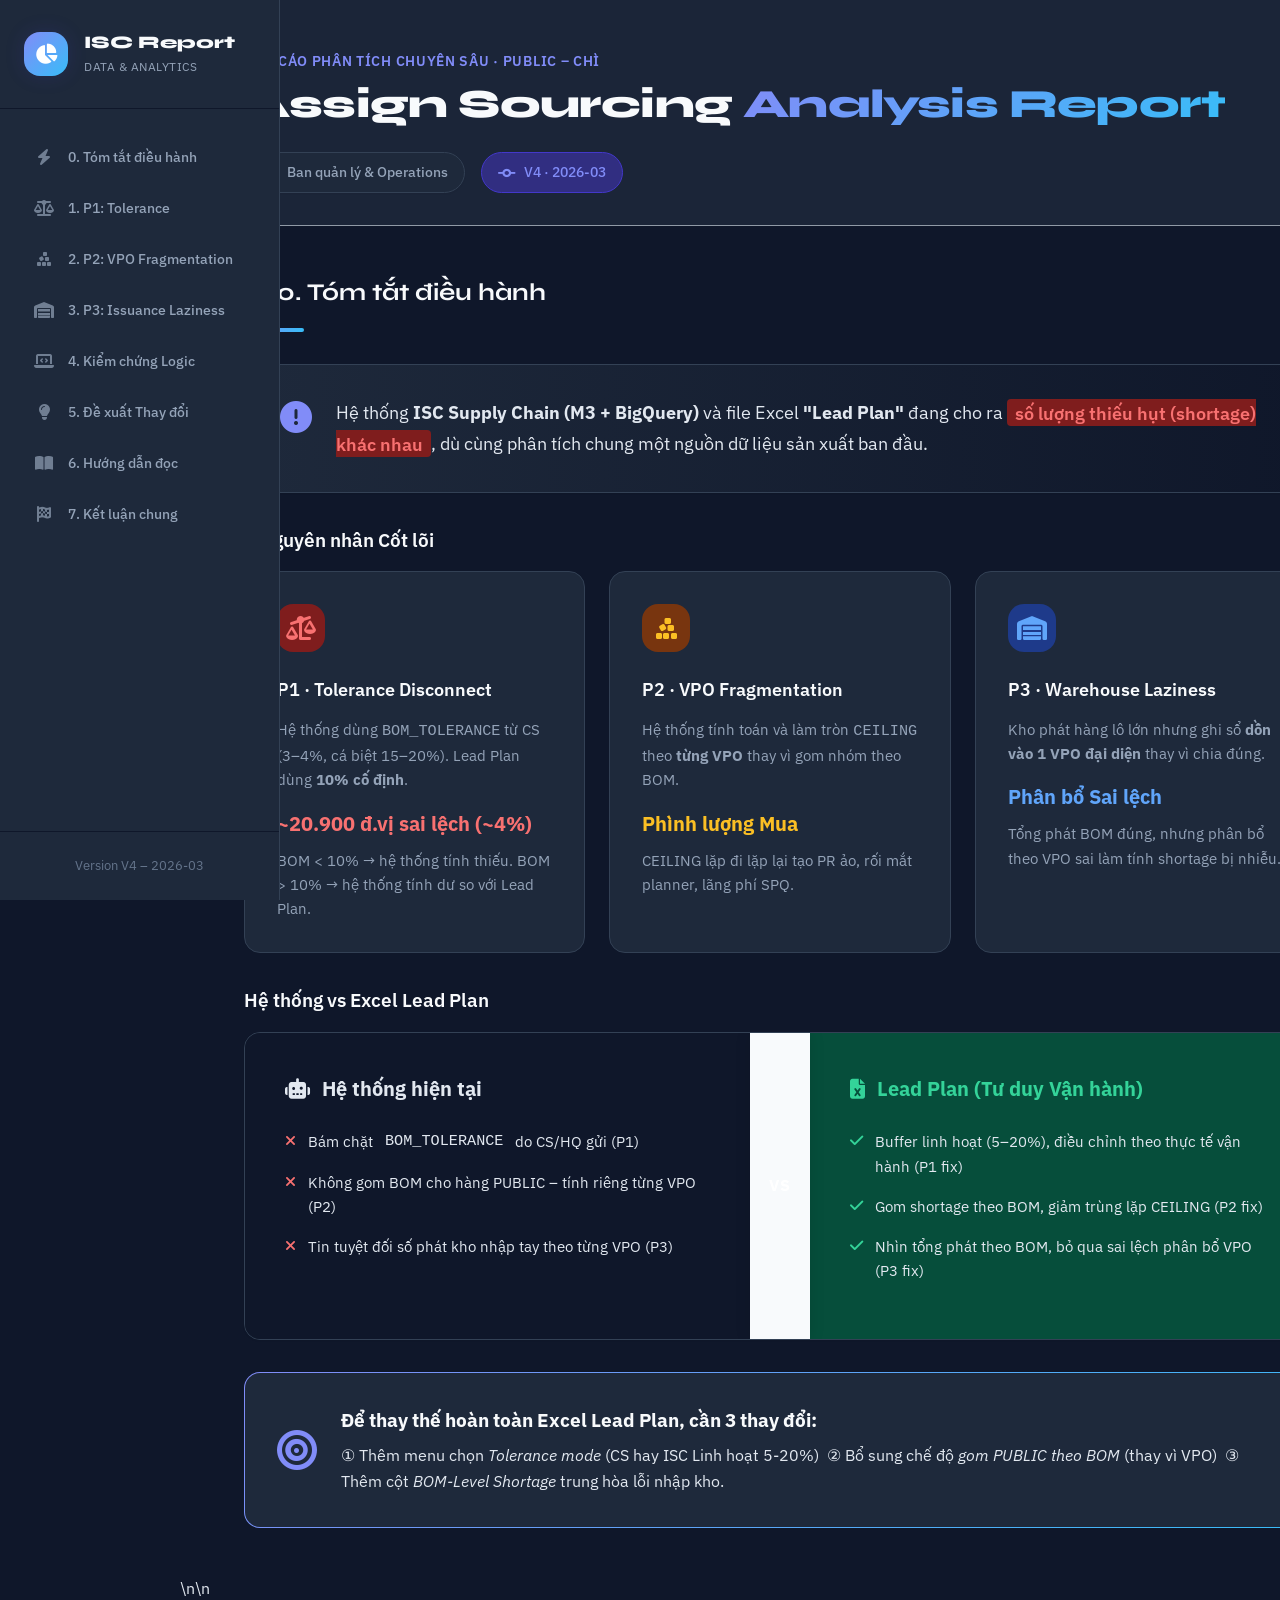
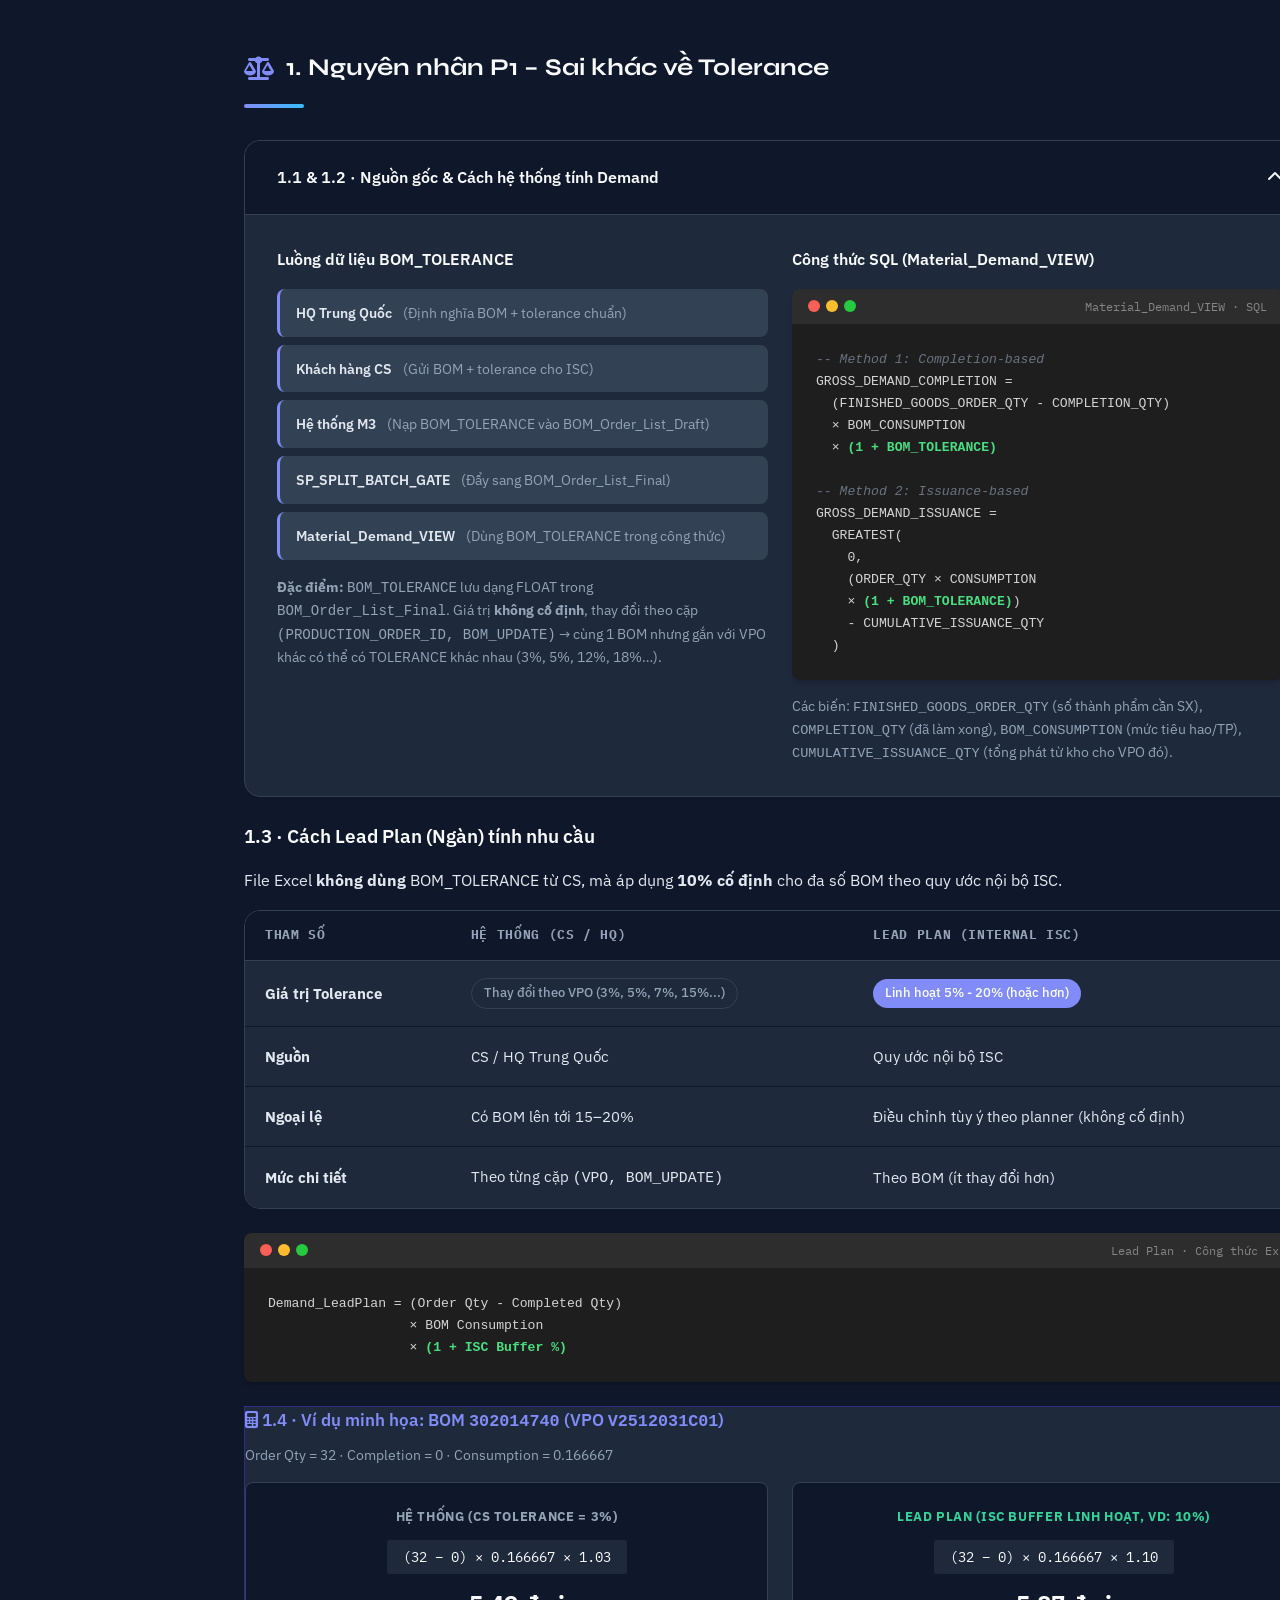
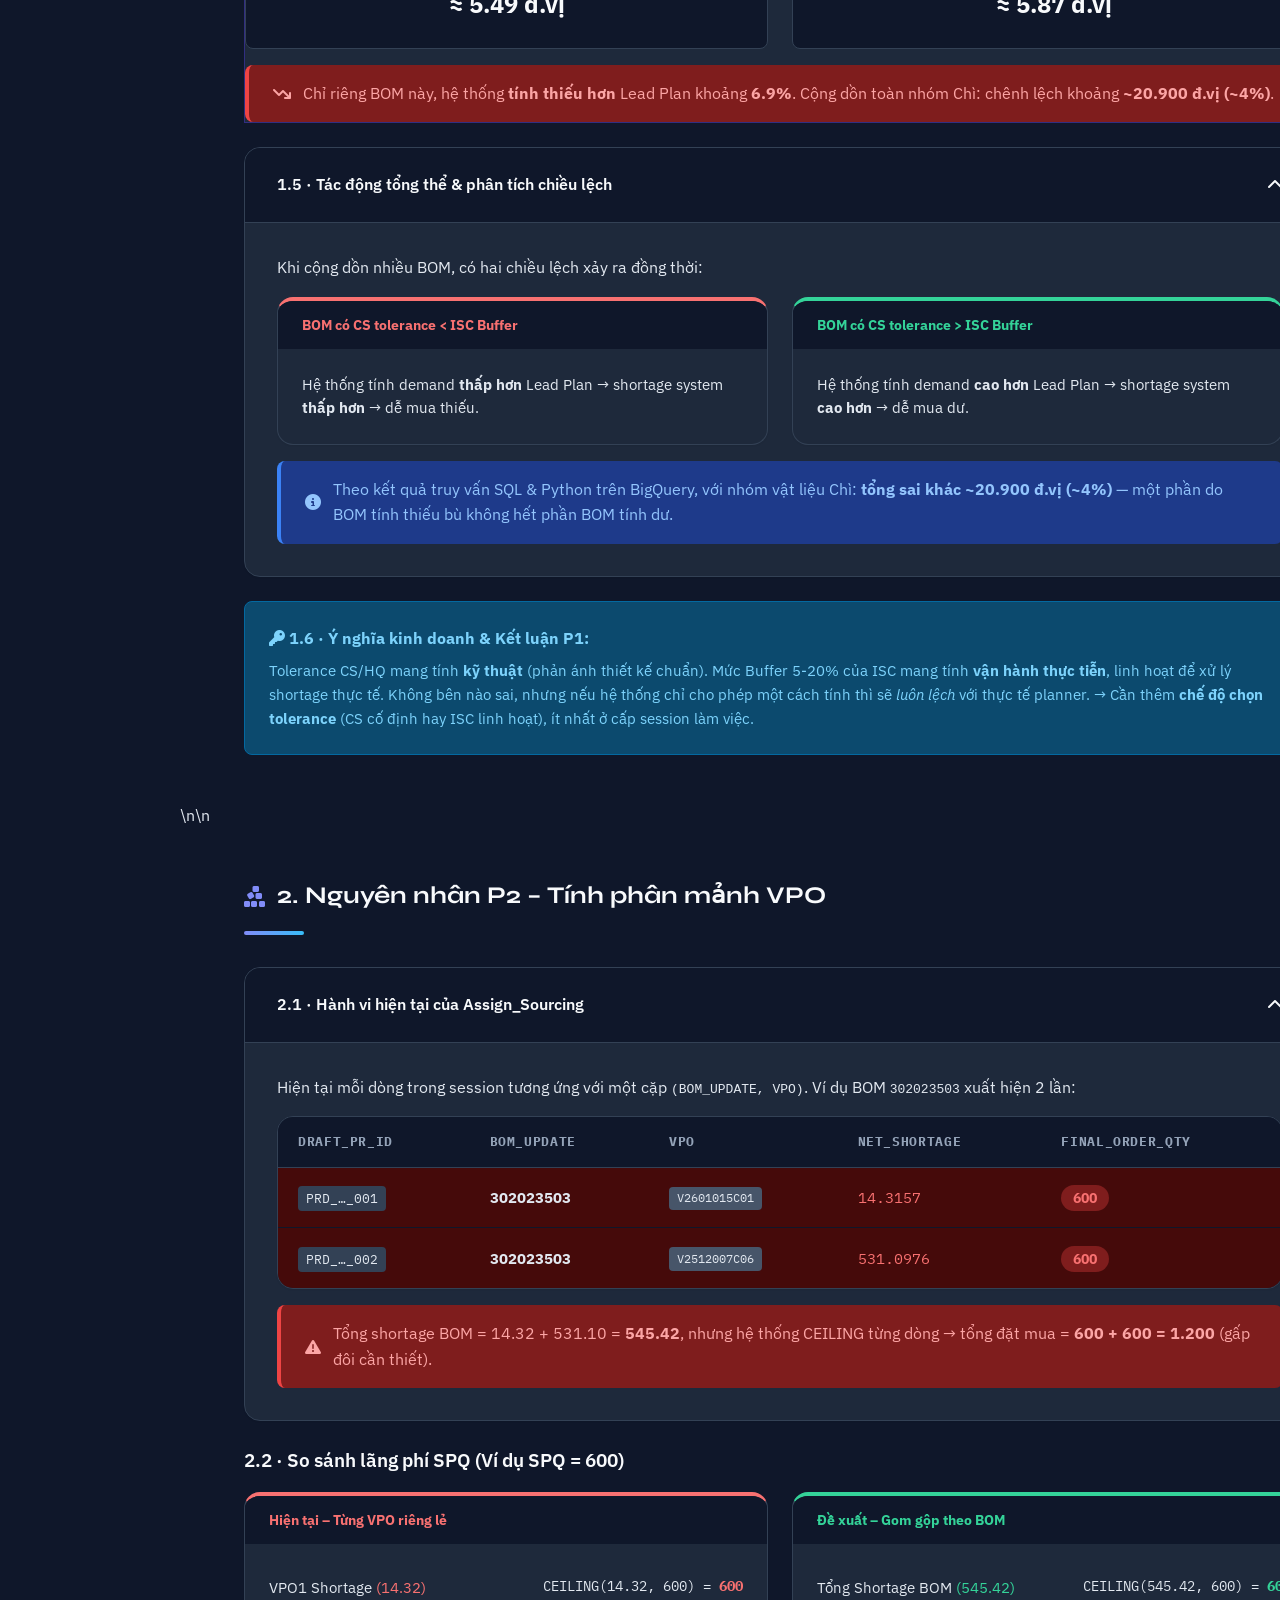
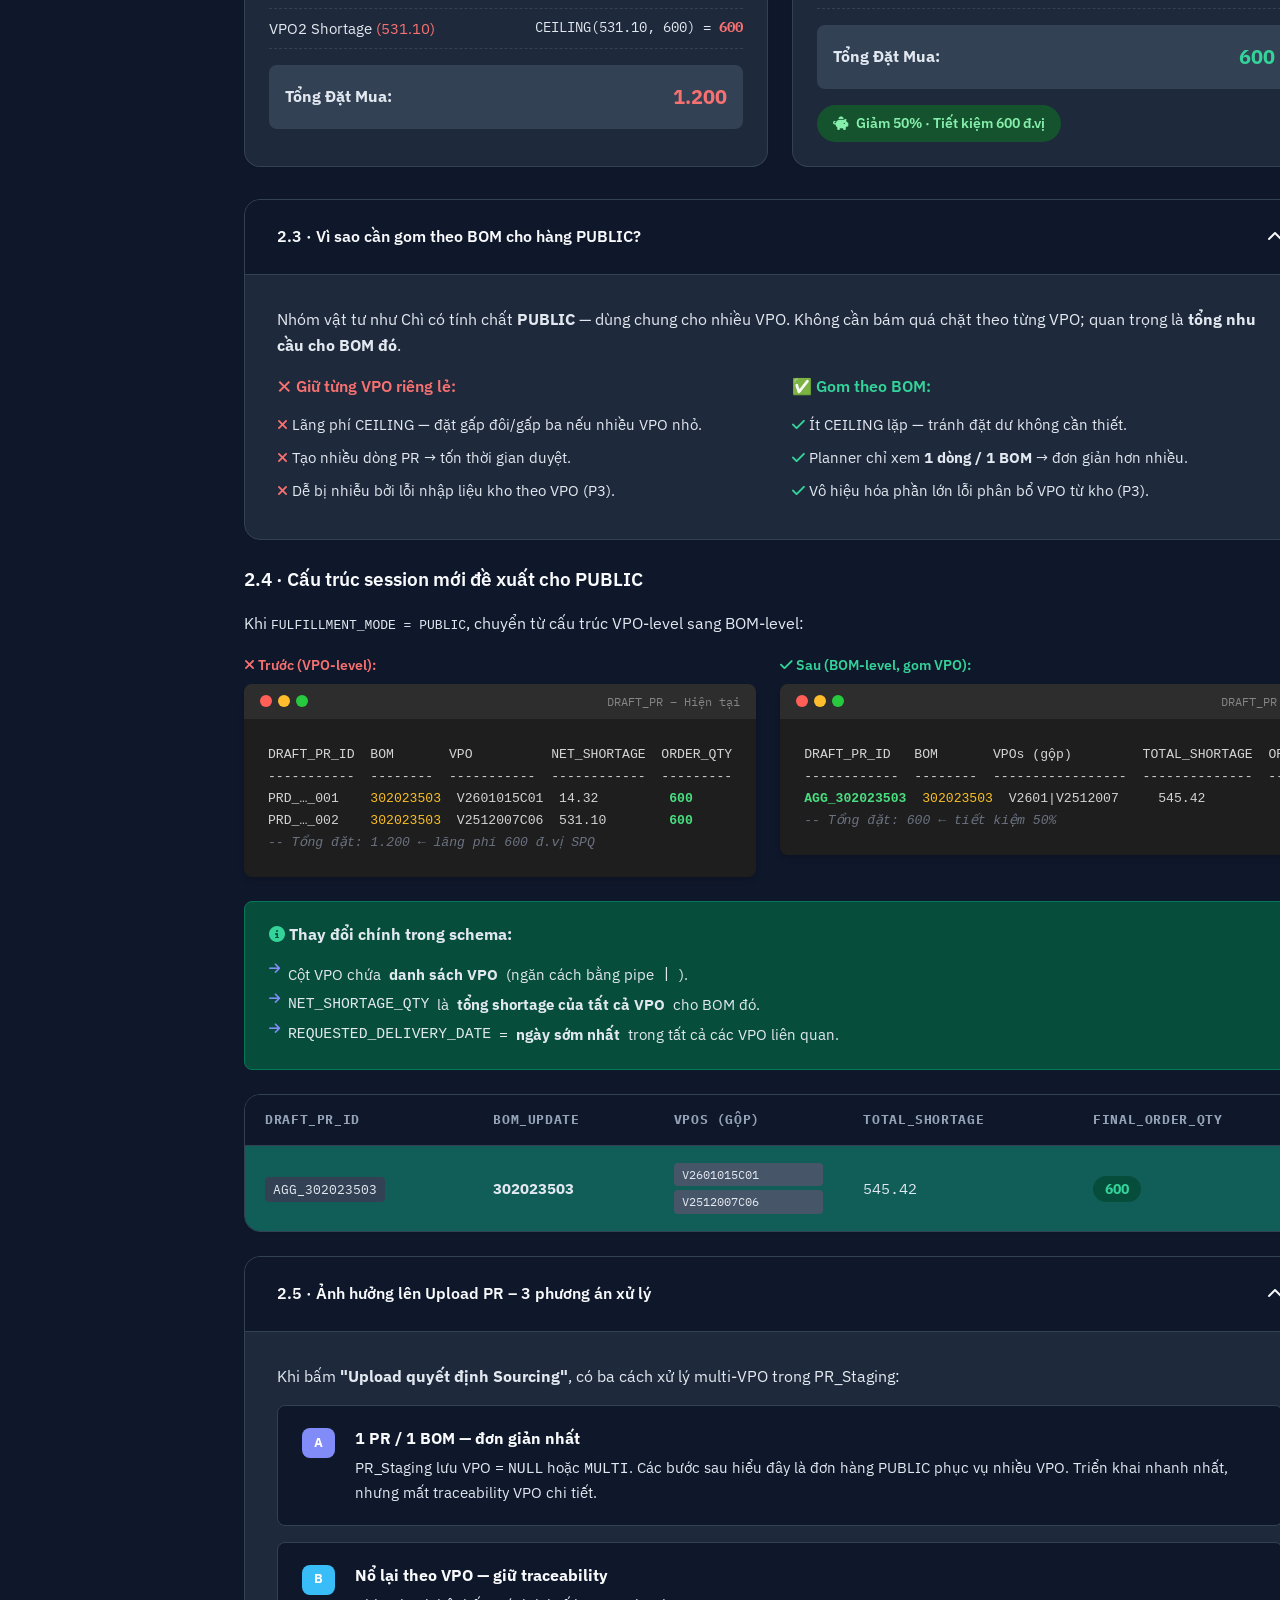
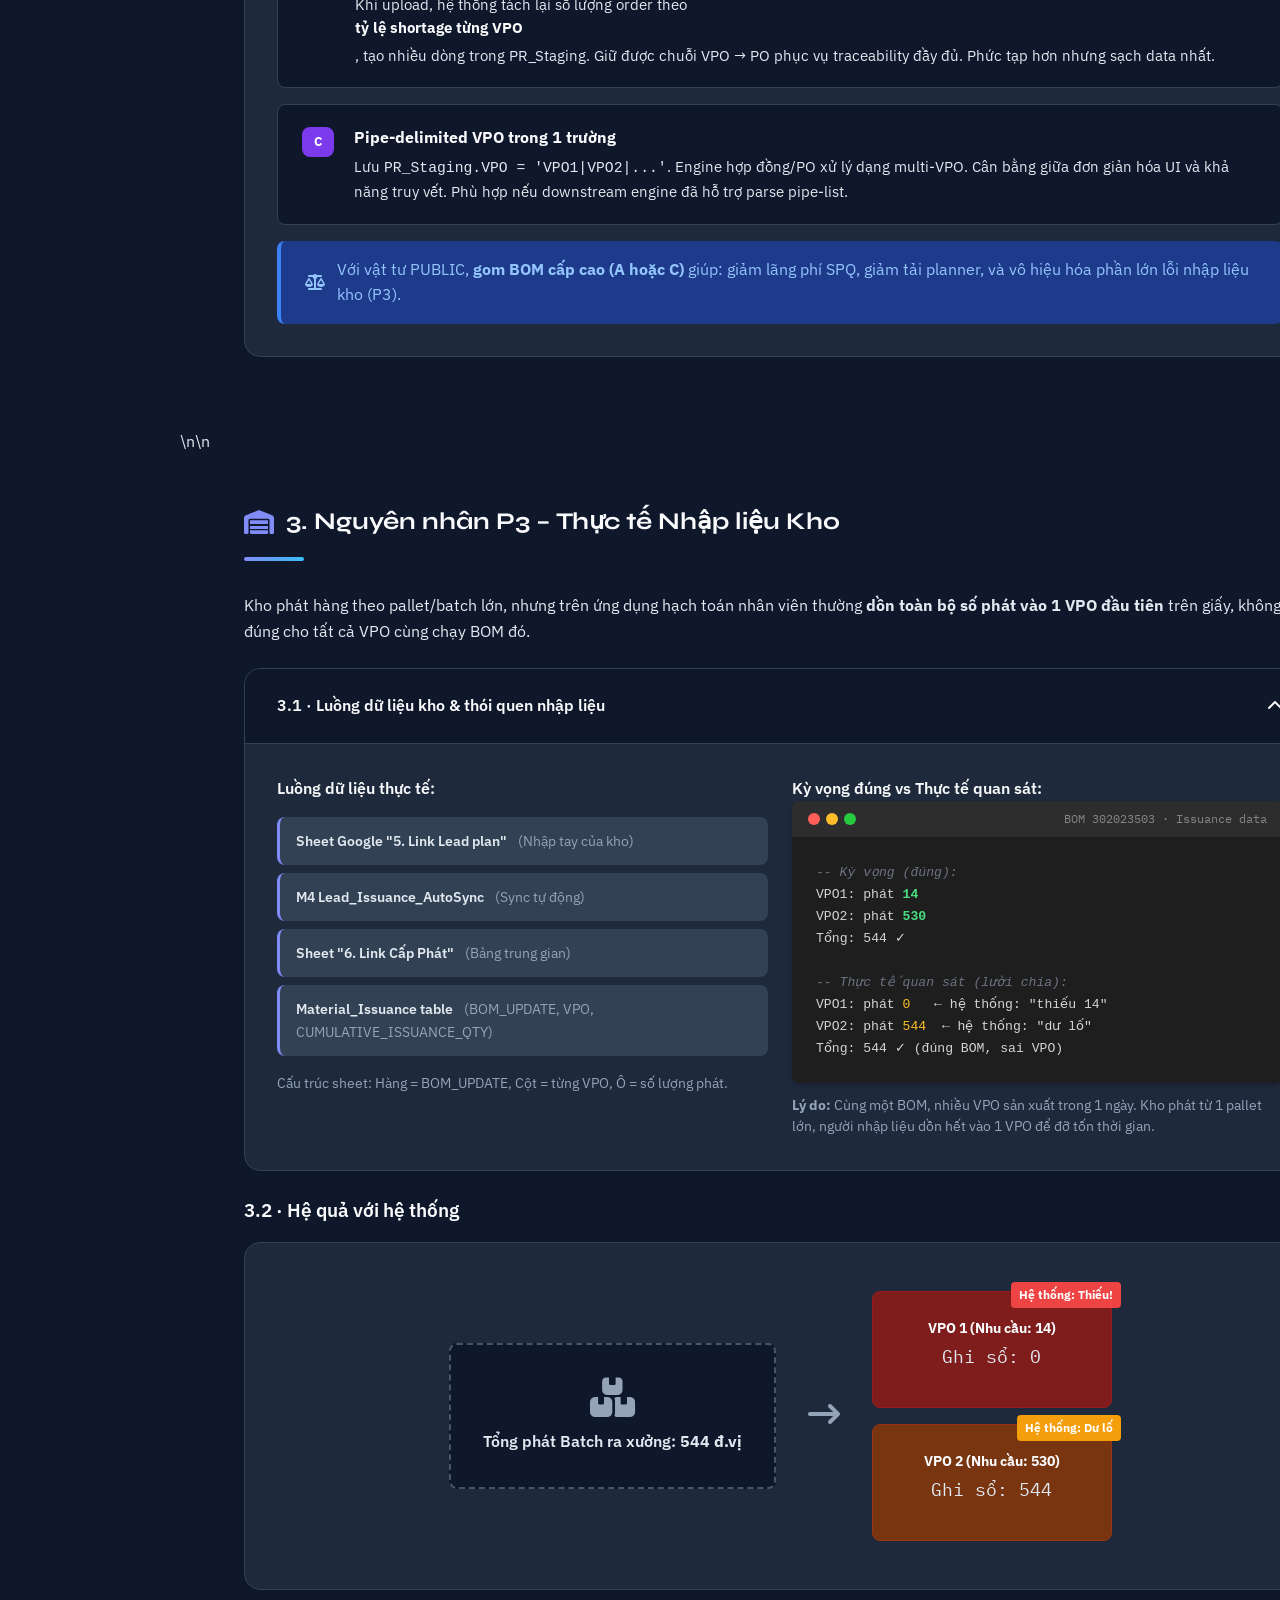
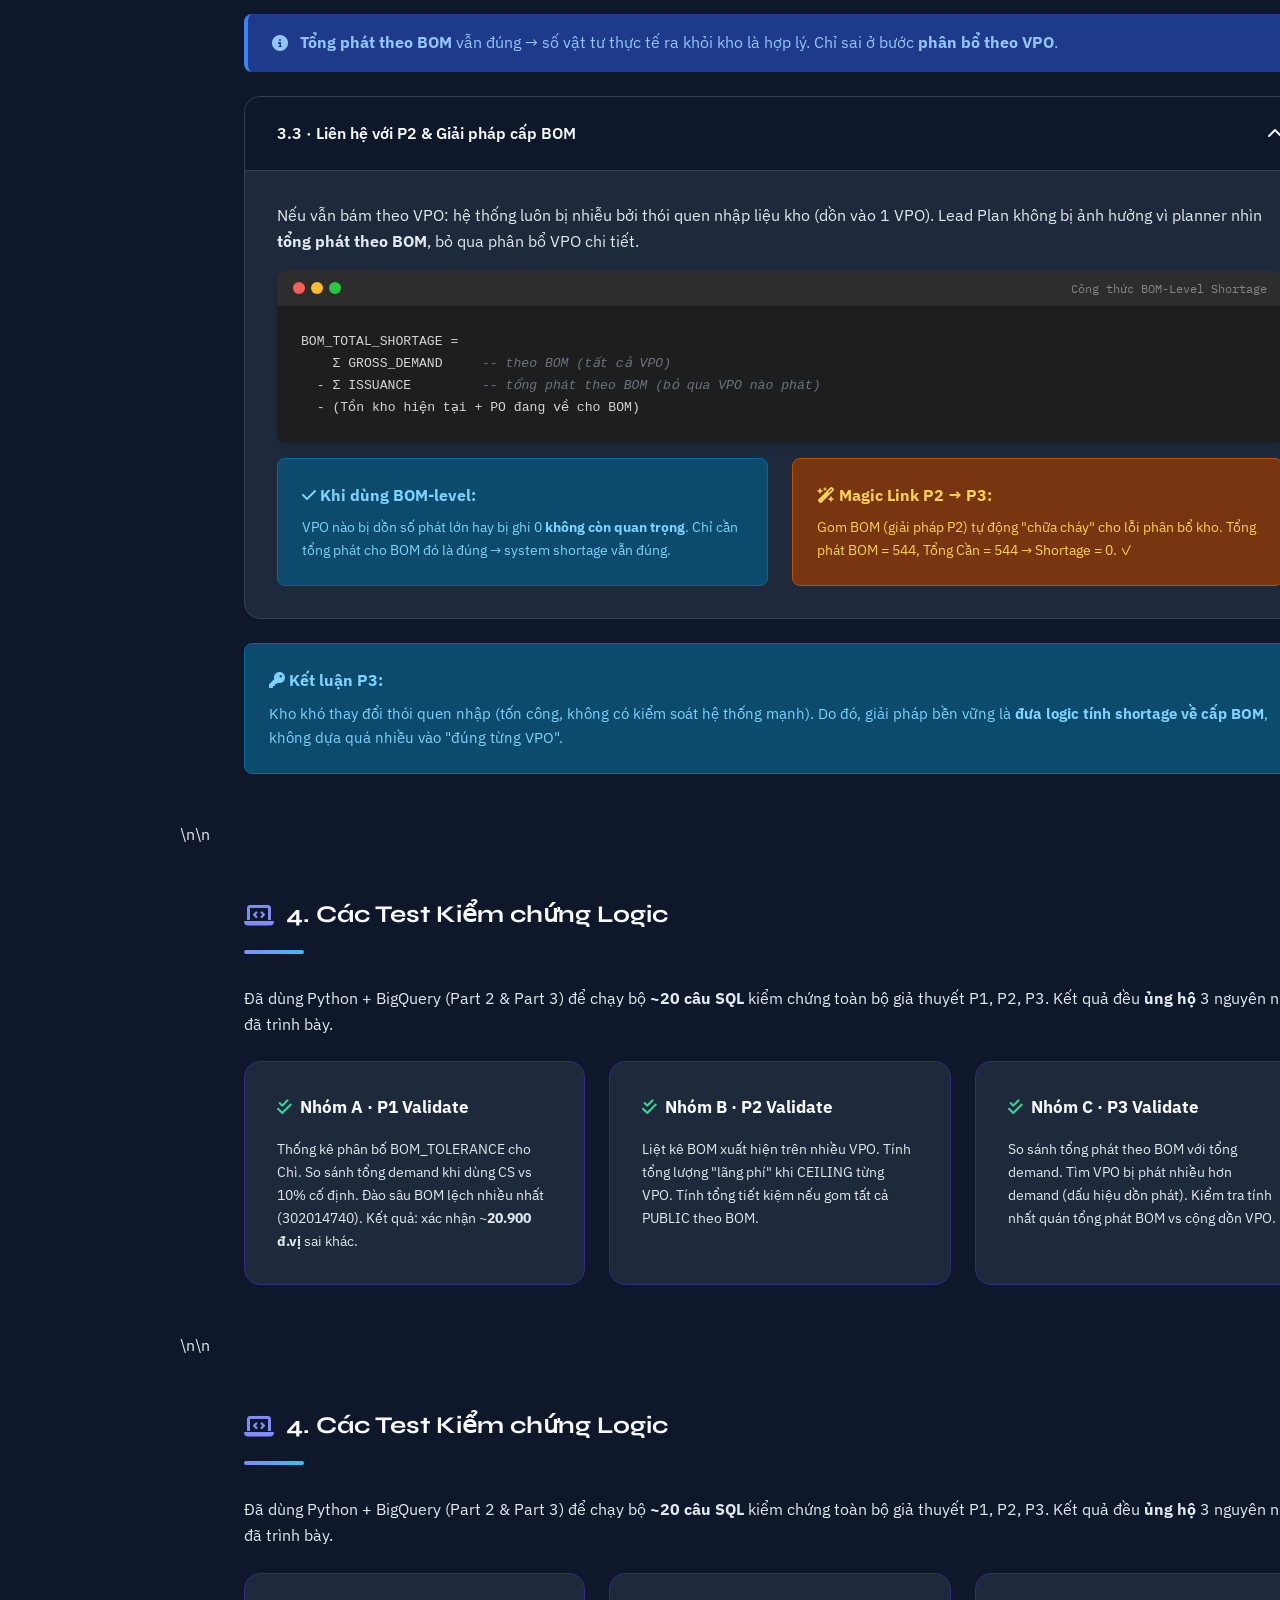
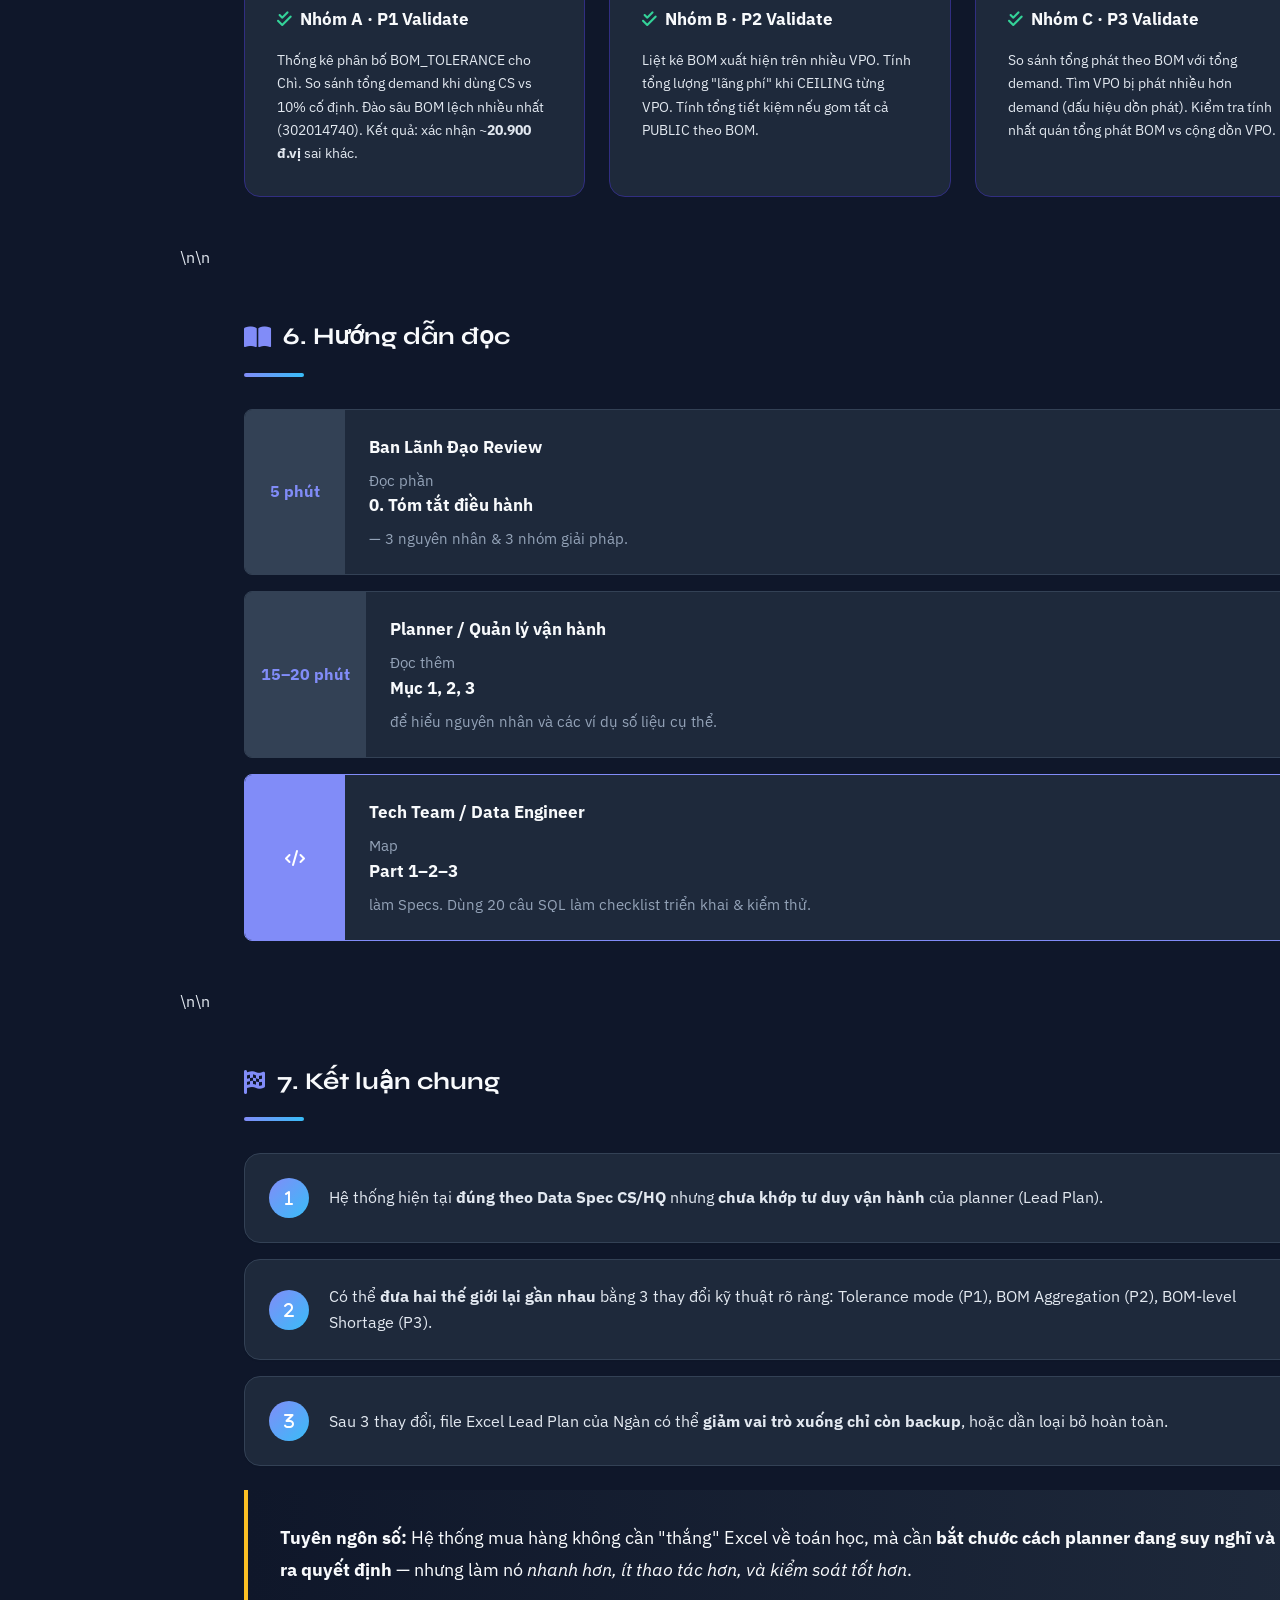
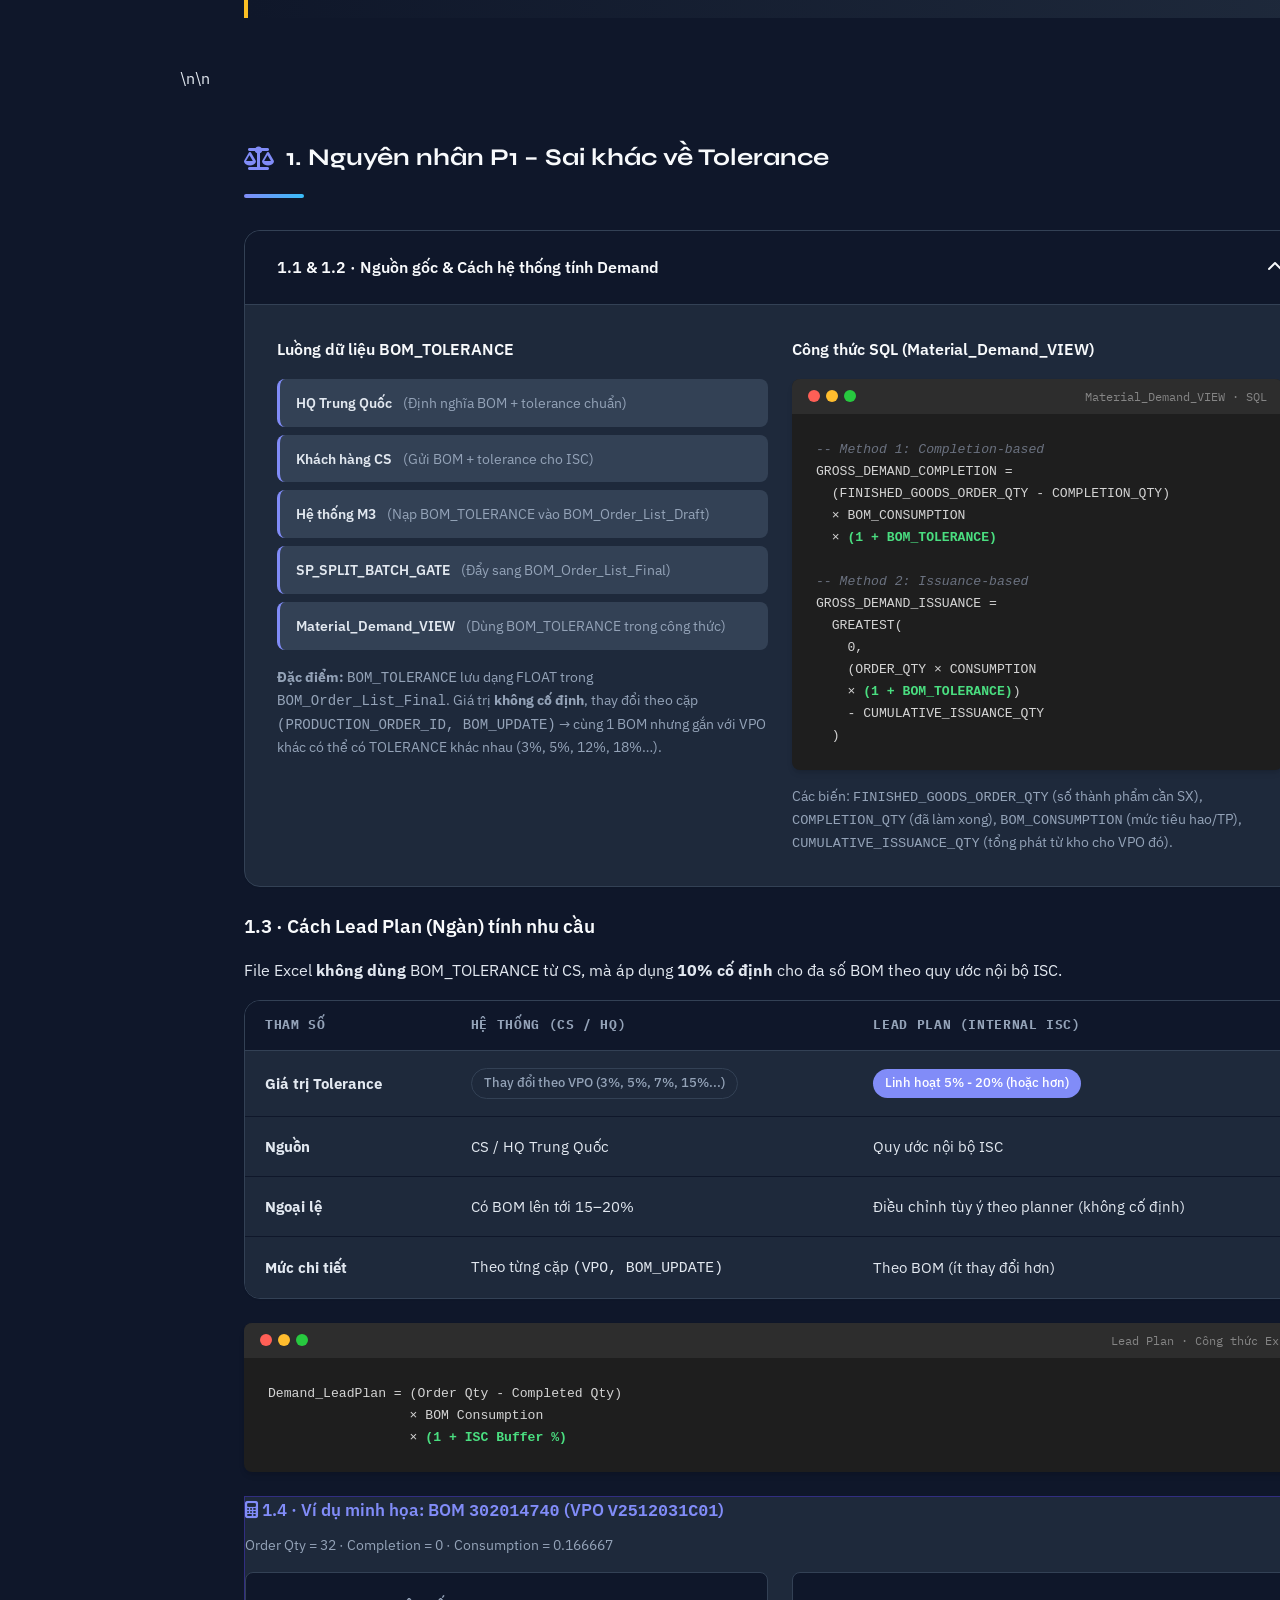
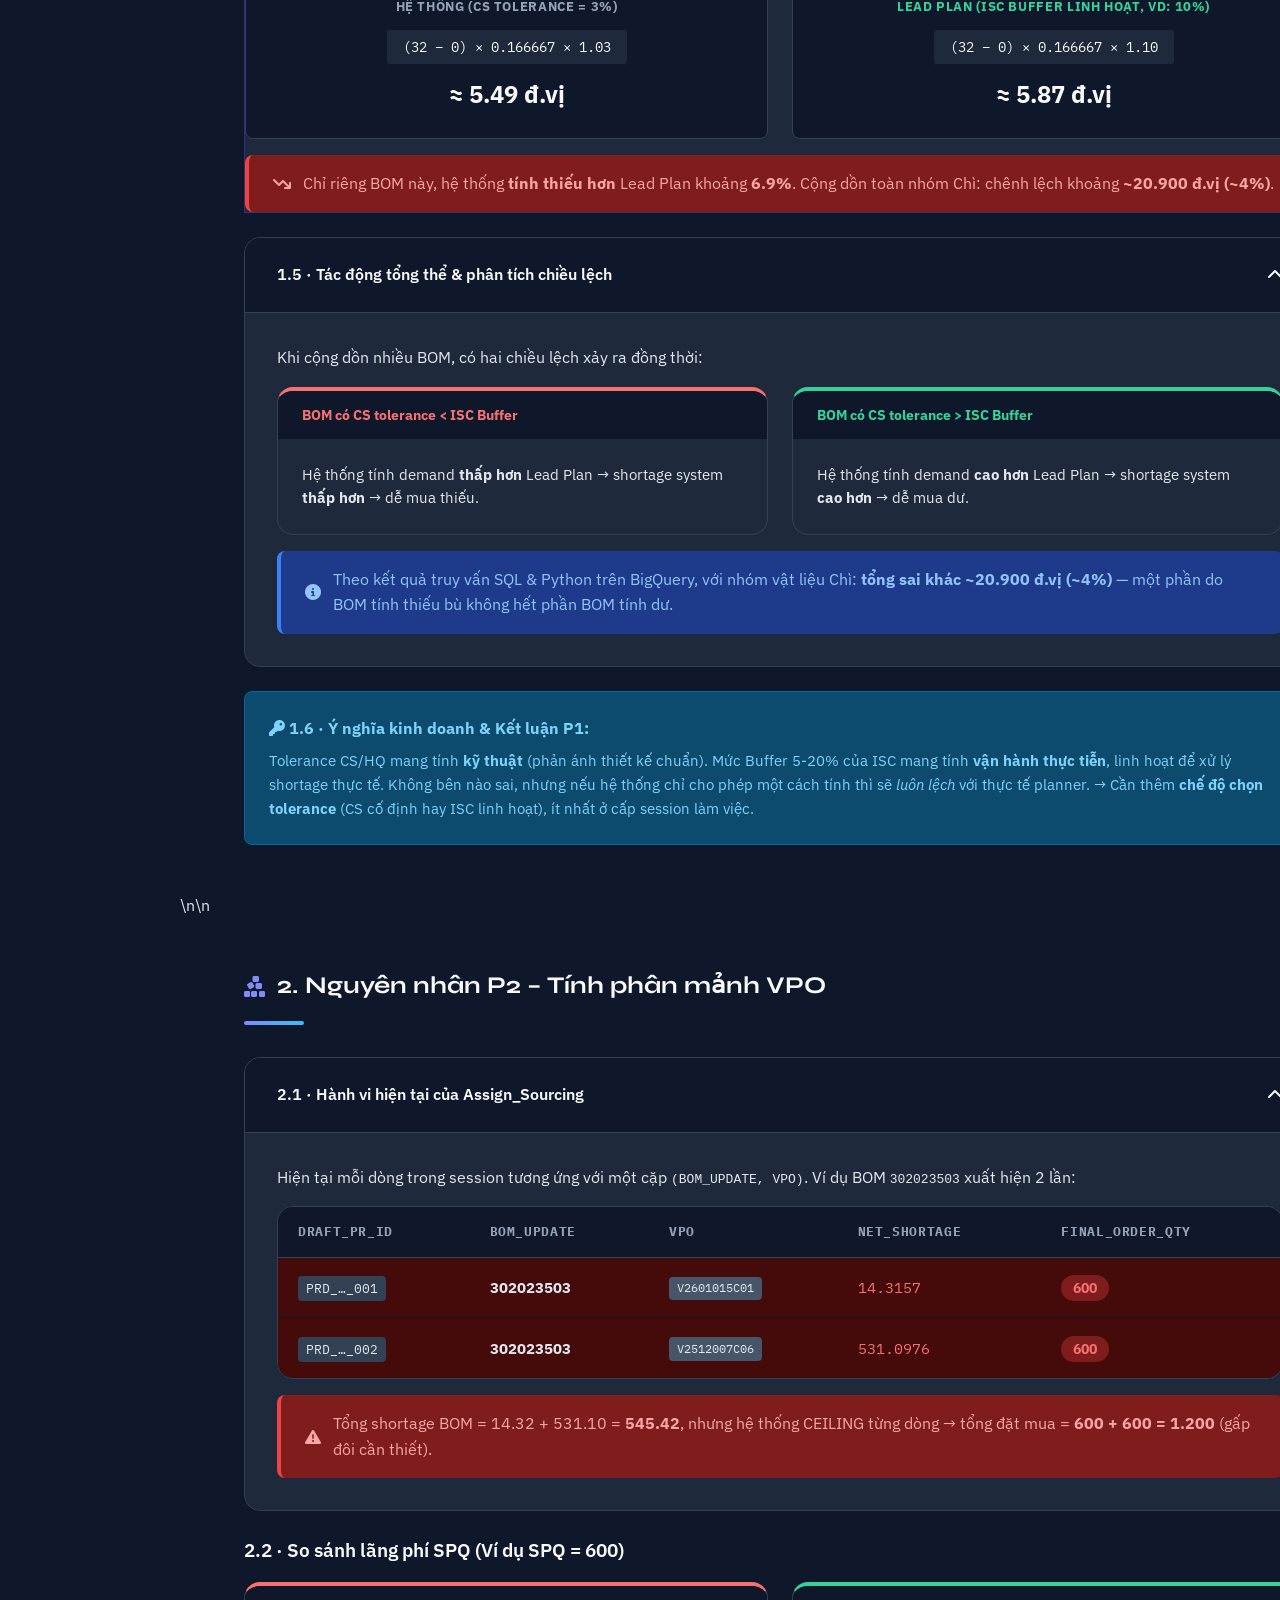
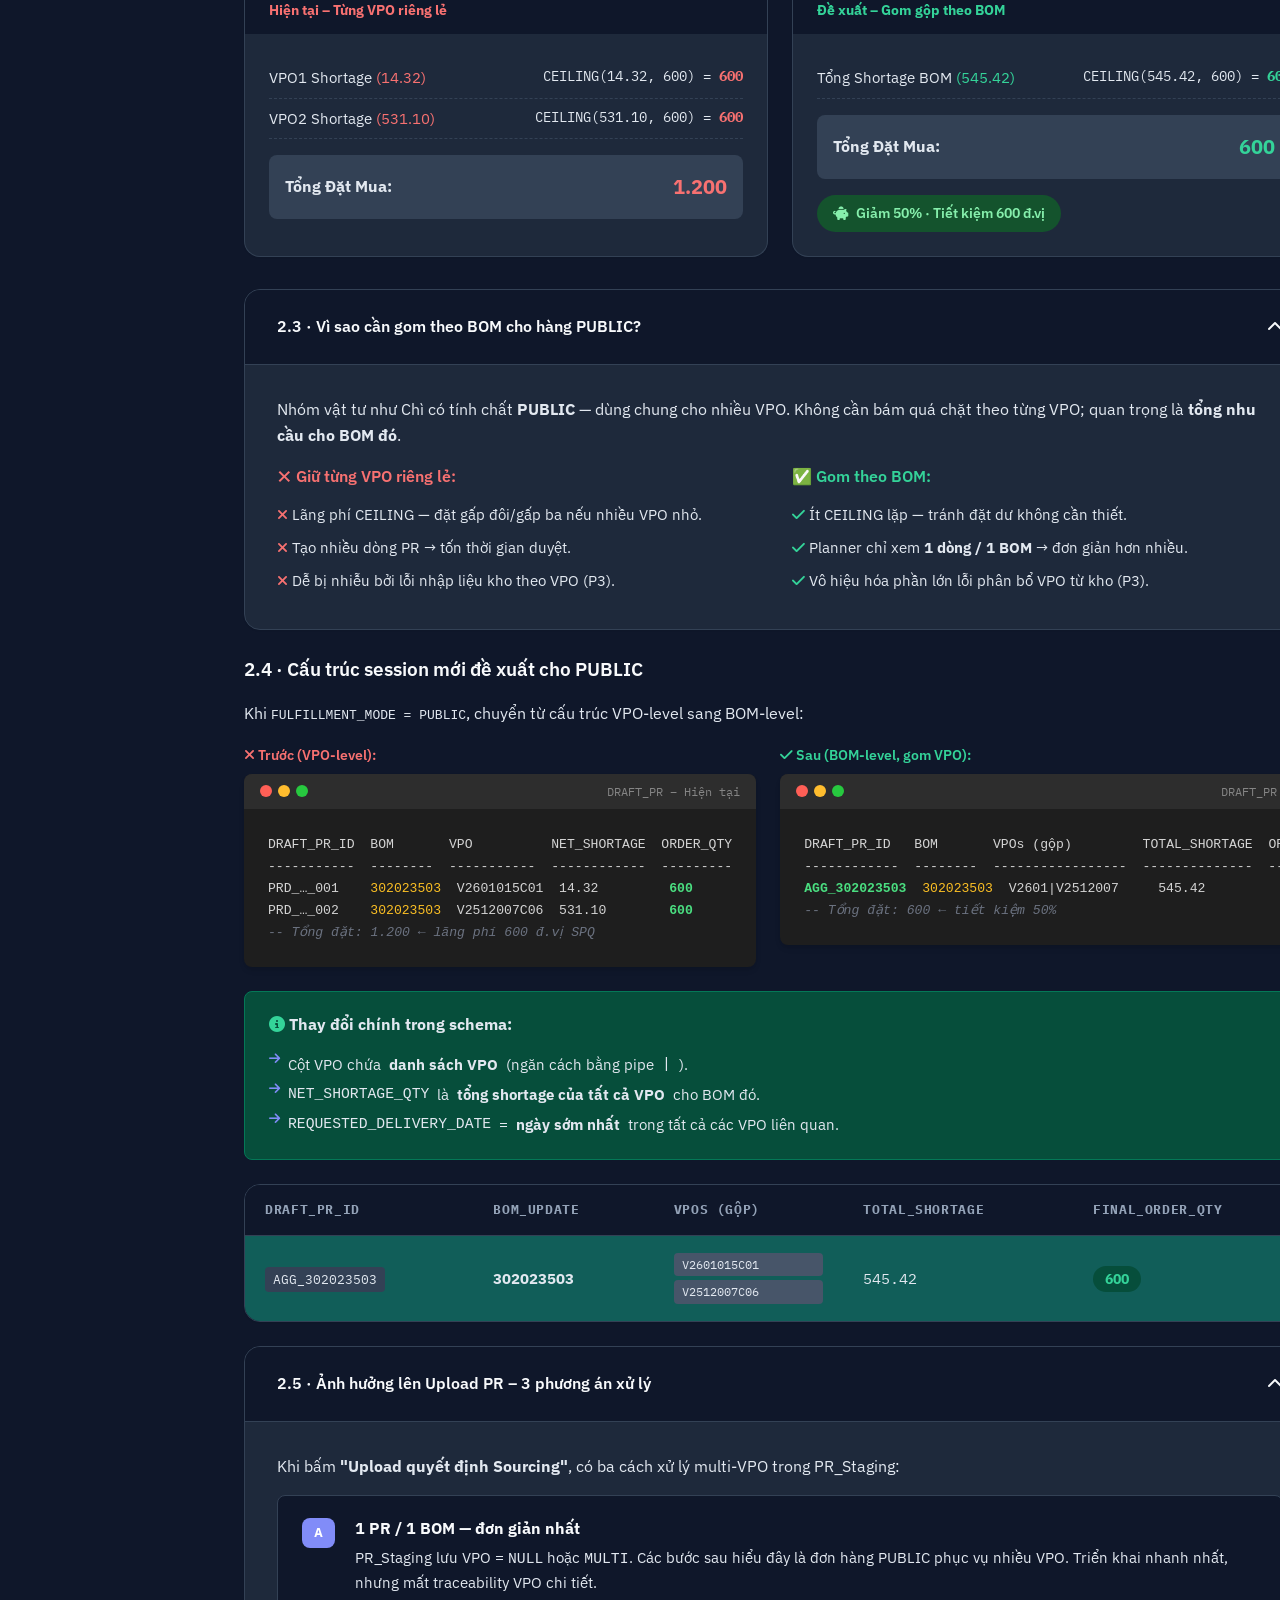
<file: Report/Report_Nam/index.html>
<!DOCTYPE html>
<html lang="vi">
<head>
    <meta charset="UTF-8">
    <meta name="viewport" content="width=device-width, initial-scale=1.0">
    <meta name="description" content="Báo cáo phân tích hệ thống Assign Sourcing cho nhóm vật tư PUBLIC - Chì">
    <title>Tóm tắt | ISC Report V4 | ISC Supply Chain</title>
    <link
        href="https://fonts.googleapis.com/css2?family=IBM+Plex+Sans:wght@300;400;500;600;700&family=IBM+Plex+Mono:wght@400;500&family=Syne:wght@700;800&display=swap"
        rel="stylesheet">
    <link rel="stylesheet" href="https://cdnjs.cloudflare.com/ajax/libs/font-awesome/6.4.0/css/all.min.css">
    <link rel="stylesheet" href="Style.css">

</head>


<body>
    <nav class="sidebar">
        <div class="sidebar-header">
            <div class="logo-circle"><i class="fa-solid fa-chart-pie"></i></div>
            <div class="brand">
                <h2>ISC Report</h2>
                <p>Data & Analytics</p>
            </div>
        </div>
        
        
        
        <ul class="nav-links">
            <li><a href="#executive-summary" class="active"><span class="icon-wrap"><i class="fa-solid fa-bolt"></i></span>0. Tóm tắt điều hành</a></li>
            <li><a href="#p1-tolerance"><span class="icon-wrap"><i class="fa-solid fa-scale-balanced"></i></span>1. P1: Tolerance</a></li>
            <li><a href="#p2-vpo-fragmentation"><span class="icon-wrap"><i class="fa-solid fa-cubes-stacked"></i></span>2. P2: VPO Fragmentation</a></li>
            <li><a href="#p3-warehouse"><span class="icon-wrap"><i class="fa-solid fa-warehouse"></i></span>3. P3: Issuance Laziness</a></li>
            <li><a href="#logic-validation"><span class="icon-wrap"><i class="fa-solid fa-laptop-code"></i></span>4. Kiểm chứng Logic</a></li>
            <li><a href="#solutions"><span class="icon-wrap"><i class="fa-solid fa-lightbulb"></i></span>5. Đề xuất Thay đổi</a></li>
            <li><a href="#guide"><span class="icon-wrap"><i class="fa-solid fa-book-open"></i></span>6. Hướng dẫn đọc</a></li>
            <li><a href="#conclusion"><span class="icon-wrap"><i class="fa-solid fa-flag-checkered"></i></span>7. Kết luận chung</a></li>
        </ul>



        <div class="sidebar-footer">
            <p>Version V4 – 2026-03</p>
        </div>
    </nav>
    <main class="content">
        <header class="top-header" id="header">
            <div class="header-content">
                <div class="title-area">
                    <span class="eyebrow">Báo cáo phân tích chuyên sâu · PUBLIC – Chì</span>
                    <h1>Assign Sourcing <span class="text-gradient">Analysis Report</span></h1>
                </div>
                <div class="badges">
                    <span class="badge badge-glass tooltip"
                        data-tooltip="Ban lãnh đạo, phòng Kế hoạch SX, Kho, Mua hàng">
                        <i class="fa-solid fa-users"></i> Ban quản lý &amp; Operations
                    </span>
                    <span class="badge badge-accent"><i class="fa-solid fa-code-commit"></i> V4 · 2026-03</span>
                </div>
            </div>
        </header>
        
        <section id="executive-summary" class="section-container animate-on-scroll">
            <div class="section-header">
                <h2><i class="fa-solid fa-bolt"></i> 0. Tóm tắt điều hành</h2>
                <div class="divider"></div>
            </div>

            <div class="card glass-card standout-box mb-8">
                <i class="fa-solid fa-circle-exclamation box-icon"></i>
                <p class="lead-text">Hệ thống <strong>ISC Supply Chain (M3 + BigQuery)</strong> và file Excel
                    <strong>"Lead Plan"</strong> đang cho ra <span class="highlight-danger">số lượng thiếu hụt
                        (shortage) khác nhau</span>, dù cùng phân tích chung một nguồn dữ liệu sản xuất ban đầu.</p>
            </div>

            <h3 class="mb-4">3 Nguyên nhân Cốt lõi</h3>
            <div class="grid-3 mb-8">
                <div class="feature-card hover-lift">
                    <div class="card-icon bg-red-light"><i class="fa-solid fa-scale-unbalanced text-red"></i></div>
                    <h4>P1 · Tolerance Disconnect</h4>
                    <p>Hệ thống dùng <code>BOM_TOLERANCE</code> từ CS (3–4%, cá biệt 15–20%). Lead Plan dùng <strong>10%
                            cố định</strong>.</p>
                    <div class="stat-highlight text-red">~20.900 đ.vị sai lệch (~4%)</div>
                    <p class="small-text">BOM &lt; 10% → hệ thống tính thiếu. BOM &gt; 10% → hệ thống tính dư so với
                        Lead Plan.</p>
                </div>
                <div class="feature-card hover-lift">
                    <div class="card-icon bg-orange-light"><i class="fa-solid fa-cubes-stacked text-orange"></i></div>
                    <h4>P2 · VPO Fragmentation</h4>
                    <p>Hệ thống tính toán và làm tròn <code>CEILING</code> theo <strong>từng VPO</strong> thay vì gom
                        nhóm theo BOM.</p>
                    <div class="stat-highlight text-orange">Phình lượng Mua</div>
                    <p class="small-text">CEILING lặp đi lặp lại tạo PR ảo, rối mắt planner, lãng phí SPQ.</p>
                </div>
                <div class="feature-card hover-lift">
                    <div class="card-icon bg-blue-light"><i class="fa-solid fa-warehouse text-blue"></i></div>
                    <h4>P3 · Warehouse Laziness</h4>
                    <p>Kho phát hàng lô lớn nhưng ghi sổ <strong>dồn vào 1 VPO đại diện</strong> thay vì chia đúng.</p>
                    <div class="stat-highlight text-blue">Phân bổ Sai lệch</div>
                    <p class="small-text">Tổng phát BOM đúng, nhưng phân bổ theo VPO sai làm tính shortage bị nhiễu.</p>
                </div>
            </div>

            <h3 class="mb-4">Hệ thống vs Excel Lead Plan</h3>
            <div class="comparison-panel mb-8">
                <div class="comp-col system-side">
                    <div class="comp-header"><i class="fa-solid fa-robot"></i> <span>Hệ thống hiện tại</span></div>
                    <ul>
                        <li><i class="fa-solid fa-xmark text-danger"></i> Bám chặt <code>BOM_TOLERANCE</code> do CS/HQ
                            gửi (P1)</li>
                        <li><i class="fa-solid fa-xmark text-danger"></i> Không gom BOM cho hàng PUBLIC – tính riêng
                            từng VPO (P2)</li>
                        <li><i class="fa-solid fa-xmark text-danger"></i> Tin tuyệt đối số phát kho nhập tay theo từng
                            VPO (P3)</li>
                    </ul>
                </div>
                <div class="comp-vs">VS</div>
                <div class="comp-col excel-side">
                    <div class="comp-header"><i class="fa-solid fa-file-excel"></i> <span>Lead Plan (Tư duy Vận
                            hành)</span></div>
                    <ul>
                        <li><i class="fa-solid fa-check text-success"></i> Buffer linh hoạt (5–20%), điều chỉnh theo thực tế vận hành
                            (P1 fix)</li>
                        <li><i class="fa-solid fa-check text-success"></i> Gom shortage theo BOM, giảm trùng lặp CEILING
                            (P2 fix)</li>
                        <li><i class="fa-solid fa-check text-success"></i> Nhìn tổng phát theo BOM, bỏ qua sai lệch phân
                            bổ VPO (P3 fix)</li>
                    </ul>
                </div>
            </div>

            <div class="action-box gradient-border">
                <div class="action-content">
                    <div class="action-icon"><i class="fa-solid fa-bullseye"></i></div>
                    <div>
                        <strong>Để thay thế hoàn toàn Excel Lead Plan, cần 3 thay đổi:</strong>
                        <p>① Thêm menu chọn <em>Tolerance mode</em> (CS hay ISC Linh hoạt 5-20%) &nbsp;② Bổ sung chế độ <em>gom
                                PUBLIC theo BOM</em> (thay vì VPO) &nbsp;③ Thêm cột <em>BOM-Level Shortage</em> trung
                            hòa lỗi nhập kho.</p>
                    </div>
                </div>
            </div>
        </section>\n\n<section id="p1-tolerance" class="section-container animate-on-scroll">
            <div class="section-header">
                <h2><i class="fa-solid fa-scale-balanced"></i> 1. Nguyên nhân P1 – Sai khác về Tolerance</h2>
                <div class="divider"></div>
            </div>

            <details class="tech-accordion mb-6" open>
                <summary>1.1 &amp; 1.2 · Nguồn gốc &amp; Cách hệ thống tính Demand <i
                        class="fa-solid fa-chevron-down"></i></summary>
                <div class="accordion-content">
                    <div class="grid-2">
                        <div>
                            <h4 class="mb-4">Luồng dữ liệu BOM_TOLERANCE</h4>
                            <div class="flow-steps">
                                <div class="step">HQ Trung Quốc <span>(Định nghĩa BOM + tolerance chuẩn)</span></div>
                                <div class="step">Khách hàng CS <span>(Gửi BOM + tolerance cho ISC)</span></div>
                                <div class="step">Hệ thống M3 <span>(Nạp BOM_TOLERANCE vào BOM_Order_List_Draft)</span>
                                </div>
                                <div class="step">SP_SPLIT_BATCH_GATE <span>(Đẩy sang BOM_Order_List_Final)</span></div>
                                <div class="step">Material_Demand_VIEW <span>(Dùng BOM_TOLERANCE trong công thức)</span>
                                </div>
                            </div>
                            <p class="mt-4 text-muted" style="font-size:0.88rem;"><strong>Đặc điểm:</strong>
                                <code>BOM_TOLERANCE</code> lưu dạng FLOAT trong <code>BOM_Order_List_Final</code>. Giá
                                trị <strong>không cố định</strong>, thay đổi theo cặp
                                <code>(PRODUCTION_ORDER_ID, BOM_UPDATE)</code> → cùng 1 BOM nhưng gắn với VPO khác có
                                thể có TOLERANCE khác nhau (3%, 5%, 12%, 18%…).</p>
                        </div>
                        <div>
                            <h4 class="mb-4">Công thức SQL (Material_Demand_VIEW)</h4>
                            <div class="code-mac">
                                <div class="mac-header">
                                    <span class="mac-btn red"></span><span class="mac-btn yellow"></span><span
                                        class="mac-btn green"></span>
                                    <span class="mac-title">Material_Demand_VIEW · SQL</span>
                                </div>
                                <pre><code><span class="code-comment">-- Method 1: Completion-based</span>
GROSS_DEMAND_COMPLETION =
  (FINISHED_GOODS_ORDER_QTY - COMPLETION_QTY)
  × BOM_CONSUMPTION
  × <span class="code-highlight">(1 + BOM_TOLERANCE)</span>

<span class="code-comment">-- Method 2: Issuance-based</span>
GROSS_DEMAND_ISSUANCE =
  GREATEST(
    0,
    (ORDER_QTY × CONSUMPTION
    × <span class="code-highlight">(1 + BOM_TOLERANCE)</span>)
    - CUMULATIVE_ISSUANCE_QTY
  )</code></pre>
                            </div>
                            <p class="mt-4 text-muted" style="font-size:0.85rem;">Các biến:
                                <code>FINISHED_GOODS_ORDER_QTY</code> (số thành phẩm cần SX),
                                <code>COMPLETION_QTY</code> (đã làm xong), <code>BOM_CONSUMPTION</code> (mức tiêu
                                hao/TP), <code>CUMULATIVE_ISSUANCE_QTY</code> (tổng phát từ kho cho VPO đó).</p>
                        </div>
                    </div>
                </div>
            </details>

            <h3 class="mb-4">1.3 · Cách Lead Plan (Ngàn) tính nhu cầu</h3>
            <p class="mb-4">File Excel <strong>không dùng</strong> BOM_TOLERANCE từ CS, mà áp dụng <strong>10% cố
                    định</strong> cho đa số BOM theo quy ước nội bộ ISC.</p>
            <div class="table-container mb-6 wrapper-border">
                <table class="modern-table">
                    <thead>
                        <tr>
                            <th>Tham số</th>
                            <th>Hệ thống (CS / HQ)</th>
                            <th>Lead Plan (Internal ISC)</th>
                        </tr>
                    </thead>
                    <tbody>
                        <tr>
                            <td><strong>Giá trị Tolerance</strong></td>
                            <td><span class="tag tag-outline">Thay đổi theo VPO (3%, 5%, 7%, 15%...)</span></td>
                            <td><span class="tag tag-solid">Linh hoạt 5% - 20% (hoặc hơn)</span></td>
                        </tr>
                        <tr>
                            <td><strong>Nguồn</strong></td>
                            <td>CS / HQ Trung Quốc</td>
                            <td>Quy ước nội bộ ISC</td>
                        </tr>
                        <tr>
                            <td><strong>Ngoại lệ</strong></td>
                            <td>Có BOM lên tới 15–20%</td>
                            <td>Điều chỉnh tùy ý theo planner (không cố định)</td>
                        </tr>
                        <tr>
                            <td><strong>Mức chi tiết</strong></td>
                            <td>Theo từng cặp <code>(VPO, BOM_UPDATE)</code></td>
                            <td>Theo BOM (ít thay đổi hơn)</td>
                        </tr>
                    </tbody>
                </table>
            </div>

            <div class="code-mac mb-6">
                <div class="mac-header">
                    <span class="mac-btn red"></span><span class="mac-btn yellow"></span><span
                        class="mac-btn green"></span>
                    <span class="mac-title">Lead Plan · Công thức Excel</span>
                </div>
                <pre><code>Demand_LeadPlan = (Order Qty - Completed Qty)
                  × BOM Consumption
                  × <span class="code-highlight">(1 + ISC Buffer %)</span></code></pre>
            </div>

            <div class="card info-card mb-6">
                <h4><i class="fa-solid fa-calculator"></i> 1.4 · Ví dụ minh họa: BOM <code>302014740</code> (VPO
                    <code>V2512031C01</code>)</h4>
                <p style="font-size:0.88rem;color:var(--text-muted);margin-top:0.5rem;">Order Qty = 32 · Completion = 0
                    · Consumption = 0.166667</p>
                <div class="grid-2 mt-4">
                    <div class="calc-box">
                        <div class="calc-title system">Hệ thống (CS Tolerance = 3%)</div>
                        <div class="formula"><code>(32 − 0) × 0.166667 × 1.03</code></div>
                        <div class="result">≈ 5.49 đ.vị</div>
                    </div>
                    <div class="calc-box">
                        <div class="calc-title excel">Lead Plan (ISC Buffer linh hoạt, vd: 10%)</div>
                        <div class="formula"><code>(32 − 0) × 0.166667 × 1.10</code></div>
                        <div class="result">≈ 5.87 đ.vị</div>
                    </div>
                </div>
                <div class="alert alert-danger mt-4">
                    <i class="fa-solid fa-arrow-trend-down"></i>
                    <span>Chỉ riêng BOM này, hệ thống <strong>tính thiếu hơn</strong> Lead Plan khoảng
                        <strong>6.9%</strong>. Cộng dồn toàn nhóm Chì: chênh lệch khoảng <strong>~20.900 đ.vị
                            (~4%)</strong>.</span>
                </div>
            </div>

            <details class="tech-accordion mb-6" open>
                <summary>1.5 · Tác động tổng thể &amp; phân tích chiều lệch <i class="fa-solid fa-chevron-down"></i>
                </summary>
                <div class="accordion-content">
                    <p class="mb-4">Khi cộng dồn nhiều BOM, có hai chiều lệch xảy ra đồng thời:</p>
                    <div class="grid-2">
                        <div class="scenario-card negative">
                            <div class="scenario-badge">BOM có CS tolerance &lt; ISC Buffer</div>
                            <div class="scenario-content">
                                <p style="font-size:0.92rem;">Hệ thống tính demand <strong>thấp hơn</strong> Lead Plan →
                                    shortage system <strong>thấp hơn</strong> → dễ mua thiếu.</p>
                            </div>
                        </div>
                        <div class="scenario-card positive">
                            <div class="scenario-badge">BOM có CS tolerance &gt; ISC Buffer</div>
                            <div class="scenario-content">
                                <p style="font-size:0.92rem;">Hệ thống tính demand <strong>cao hơn</strong> Lead Plan →
                                    shortage system <strong>cao hơn</strong> → dễ mua dư.</p>
                            </div>
                        </div>
                    </div>
                    <div class="alert alert-info mt-4">
                        <i class="fa-solid fa-info-circle"></i>
                        <span>Theo kết quả truy vấn SQL &amp; Python trên BigQuery, với nhóm vật liệu Chì: <strong>tổng
                                sai khác ~20.900 đ.vị (~4%)</strong> — một phần do BOM tính thiếu bù không hết phần BOM
                            tính dư.</span>
                    </div>
                </div>
            </details>

            <div class="takeaway-box mt-4">
                <strong><i class="fa-solid fa-key"></i> 1.6 · Ý nghĩa kinh doanh &amp; Kết luận P1:</strong>
                <p class="mt-2" style="font-size:0.92rem;">Tolerance CS/HQ mang tính <strong>kỹ thuật</strong> (phản ánh
                    thiết kế chuẩn). Mức Buffer 5-20% của ISC mang tính <strong>vận hành thực tiễn</strong>, linh hoạt để xử lý shortage thực tế. Không bên nào sai, nhưng nếu hệ thống chỉ cho phép một cách tính thì sẽ <em>luôn lệch</em>
                    với thực tế planner. → Cần thêm <strong>chế độ chọn tolerance</strong> (CS cố định hay ISC linh hoạt), ít nhất ở cấp
                    session làm việc.</p>
            </div>
        </section>\n\n<section id="p2-vpo-fragmentation" class="section-container animate-on-scroll">
            <div class="section-header">
                <h2><i class="fa-solid fa-cubes-stacked"></i> 2. Nguyên nhân P2 – Tính phân mảnh VPO</h2>
                <div class="divider"></div>
            </div>

            <details class="tech-accordion mb-6" open>
                <summary>2.1 · Hành vi hiện tại của Assign_Sourcing <i class="fa-solid fa-chevron-down"></i></summary>
                <div class="accordion-content">
                    <p class="mb-4">Hiện tại mỗi dòng trong session tương ứng với một cặp
                        <code>(BOM_UPDATE, VPO)</code>. Ví dụ BOM <code>302023503</code> xuất hiện 2 lần:</p>
                    <div class="table-container mb-4 wrapper-border">
                        <table class="modern-table">
                            <thead>
                                <tr>
                                    <th>DRAFT_PR_ID</th>
                                    <th>BOM_UPDATE</th>
                                    <th>VPO</th>
                                    <th>NET_SHORTAGE</th>
                                    <th>FINAL_ORDER_QTY</th>
                                </tr>
                            </thead>
                            <tbody>
                                <tr class="highlight-row-danger">
                                    <td><span class="id-token">PRD_…_001</span></td>
                                    <td><strong>302023503</strong></td>
                                    <td><span class="vpo-tag">V2601015C01</span></td>
                                    <td><span class="font-mono text-danger">14.3157</span></td>
                                    <td><span class="status-pill danger">600</span></td>
                                </tr>
                                <tr class="highlight-row-danger">
                                    <td><span class="id-token">PRD_…_002</span></td>
                                    <td><strong>302023503</strong></td>
                                    <td><span class="vpo-tag">V2512007C06</span></td>
                                    <td><span class="font-mono text-danger">531.0976</span></td>
                                    <td><span class="status-pill danger">600</span></td>
                                </tr>
                            </tbody>
                        </table>
                    </div>
                    <div class="alert alert-danger">
                        <i class="fa-solid fa-triangle-exclamation"></i>
                        <span>Tổng shortage BOM = 14.32 + 531.10 = <strong>545.42</strong>, nhưng hệ thống CEILING từng
                            dòng → tổng đặt mua = <strong>600 + 600 = 1.200</strong> (gấp đôi cần thiết).</span>
                    </div>
                </div>
            </details>

            <h3 class="mb-4">2.2 · So sánh lãng phí SPQ (Ví dụ SPQ = 600)</h3>
            <div class="grid-2 mb-8">
                <div class="scenario-card negative">
                    <div class="scenario-badge">Hiện tại – Từng VPO riêng lẻ</div>
                    <div class="scenario-content">
                        <div class="item-row">
                            <span>VPO1 Shortage <span class="text-danger">(14.32)</span></span>
                            <span class="math">CEILING(14.32, 600) = <strong class="text-danger">600</strong></span>
                        </div>
                        <div class="item-row">
                            <span>VPO2 Shortage <span class="text-danger">(531.10)</span></span>
                            <span class="math">CEILING(531.10, 600) = <strong class="text-danger">600</strong></span>
                        </div>
                        <div class="total-row">
                            <span>Tổng Đặt Mua:</span>
                            <span class="total-val text-danger">1.200</span>
                        </div>
                    </div>
                </div>
                <div class="scenario-card positive">
                    <div class="scenario-badge">Đề xuất – Gom gộp theo BOM</div>
                    <div class="scenario-content">
                        <div class="item-row">
                            <span>Tổng Shortage BOM <span class="text-success">(545.42)</span></span>
                            <span class="math">CEILING(545.42, 600) = <strong class="text-success">600</strong></span>
                        </div>
                        <div class="total-row">
                            <span>Tổng Đặt Mua:</span>
                            <span class="total-val text-success">600</span>
                        </div>
                        <div class="saving-chip"><i class="fa-solid fa-piggy-bank"></i> Giảm 50% · Tiết kiệm 600 đ.vị
                        </div>
                    </div>
                </div>
            </div>

            <details class="tech-accordion mb-6" open>
                <summary>2.3 · Vì sao cần gom theo BOM cho hàng PUBLIC? <i class="fa-solid fa-chevron-down"></i>
                </summary>
                <div class="accordion-content">
                    <p class="mb-4">Nhóm vật tư như Chì có tính chất <strong>PUBLIC</strong> — dùng chung cho nhiều VPO.
                        Không cần bám quá chặt theo từng VPO; quan trọng là <strong>tổng nhu cầu cho BOM đó</strong>.
                    </p>
                    <div class="grid-2">
                        <div>
                            <h4 class="mb-2 text-danger">❌ Giữ từng VPO riêng lẻ:</h4>
                            <ul style="list-style:none;font-size:0.92rem;">
                                <li style="padding:0.3rem 0;"><i class="fa-solid fa-xmark text-danger"></i> Lãng phí
                                    CEILING — đặt gấp đôi/gấp ba nếu nhiều VPO nhỏ.</li>
                                <li style="padding:0.3rem 0;"><i class="fa-solid fa-xmark text-danger"></i> Tạo nhiều
                                    dòng PR → tốn thời gian duyệt.</li>
                                <li style="padding:0.3rem 0;"><i class="fa-solid fa-xmark text-danger"></i> Dễ bị nhiễu
                                    bởi lỗi nhập liệu kho theo VPO (P3).</li>
                            </ul>
                        </div>
                        <div>
                            <h4 class="mb-2 text-success">✅ Gom theo BOM:</h4>
                            <ul style="list-style:none;font-size:0.92rem;">
                                <li style="padding:0.3rem 0;"><i class="fa-solid fa-check text-success"></i> Ít CEILING
                                    lặp — tránh đặt dư không cần thiết.</li>
                                <li style="padding:0.3rem 0;"><i class="fa-solid fa-check text-success"></i> Planner chỉ
                                    xem <strong>1 dòng / 1 BOM</strong> → đơn giản hơn nhiều.</li>
                                <li style="padding:0.3rem 0;"><i class="fa-solid fa-check text-success"></i> Vô hiệu hóa
                                    phần lớn lỗi phân bổ VPO từ kho (P3).</li>
                            </ul>
                        </div>
                    </div>
                </div>
            </details>

            <h3 class="mb-4">2.4 · Cấu trúc session mới đề xuất cho PUBLIC</h3>
            <p class="mb-4">Khi <code>FULFILLMENT_MODE = PUBLIC</code>, chuyển từ cấu trúc VPO-level sang BOM-level:</p>
            <div class="grid-2 mb-6">
                <div>
                    <p class="mb-2" style="font-weight:600;color:var(--danger);font-size:0.9rem;"><i
                            class="fa-solid fa-xmark"></i> Trước (VPO-level):</p>
                    <div class="code-mac">
                        <div class="mac-header">
                            <span class="mac-btn red"></span><span class="mac-btn yellow"></span><span
                                class="mac-btn green"></span>
                            <span class="mac-title">DRAFT_PR – Hiện tại</span>
                        </div>
                        <pre><code>DRAFT_PR_ID  BOM       VPO          NET_SHORTAGE  ORDER_QTY
-----------  --------  -----------  ------------  ---------
PRD_…_001    <span class="code-key">302023503</span>  V2601015C01  14.32         <span class="code-highlight">600</span>
PRD_…_002    <span class="code-key">302023503</span>  V2512007C06  531.10        <span class="code-highlight">600</span>
<span class="code-comment">-- Tổng đặt: 1.200 ← lãng phí 600 đ.vị SPQ</span></code></pre>
                    </div>
                </div>
                <div>
                    <p class="mb-2" style="font-weight:600;color:var(--success);font-size:0.9rem;"><i
                            class="fa-solid fa-check"></i> Sau (BOM-level, gom VPO):</p>
                    <div class="code-mac">
                        <div class="mac-header">
                            <span class="mac-btn red"></span><span class="mac-btn yellow"></span><span
                                class="mac-btn green"></span>
                            <span class="mac-title">DRAFT_PR – Đề xuất</span>
                        </div>
                        <pre><code>DRAFT_PR_ID   BOM       VPOs (gộp)         TOTAL_SHORTAGE  ORDER_QTY
------------  --------  -----------------  --------------  ---------
<span class="code-highlight">AGG_302023503</span>  <span class="code-key">302023503</span>  V2601|V2512007     545.42          <span class="code-highlight">600</span>
<span class="code-comment">-- Tổng đặt: 600 ← tiết kiệm 50%</span></code></pre>
                    </div>
                </div>
            </div>
            <div class="note-box mb-6">
                <strong><i class="fa-solid fa-circle-info text-success"></i> Thay đổi chính trong schema:</strong>
                <ul>
                    <li><i class="fa-solid fa-arrow-right" style="color:var(--secondary);font-size:0.8rem;"></i> Cột VPO
                        chứa <strong>danh sách VPO</strong> (ngăn cách bằng pipe <code>|</code>).</li>
                    <li><i class="fa-solid fa-arrow-right" style="color:var(--secondary);font-size:0.8rem;"></i>
                        <code>NET_SHORTAGE_QTY</code> là <strong>tổng shortage của tất cả VPO</strong> cho BOM đó.</li>
                    <li><i class="fa-solid fa-arrow-right" style="color:var(--secondary);font-size:0.8rem;"></i>
                        <code>REQUESTED_DELIVERY_DATE</code> = <strong>ngày sớm nhất</strong> trong tất cả các VPO liên
                        quan.</li>
                </ul>
            </div>

            <div class="table-container mb-6 wrapper-border">
                <table class="modern-table">
                    <thead>
                        <tr>
                            <th>DRAFT_PR_ID</th>
                            <th>BOM_UPDATE</th>
                            <th>VPOs (Gộp)</th>
                            <th>TOTAL_SHORTAGE</th>
                            <th>FINAL_ORDER_QTY</th>
                        </tr>
                    </thead>
                    <tbody>
                        <tr class="highlight-row">
                            <td><span class="id-token">AGG_302023503</span></td>
                            <td><strong>302023503</strong></td>
                            <td>
                                <div class="vpo-tags">
                                    <span class="vpo-tag">V2601015C01</span>
                                    <span class="vpo-tag">V2512007C06</span>
                                </div>
                            </td>
                            <td><span class="font-mono">545.42</span></td>
                            <td><span class="status-pill success">600</span></td>
                        </tr>
                    </tbody>
                </table>
            </div>

            <details class="tech-accordion mb-6" open>
                <summary>2.5 · Ảnh hưởng lên Upload PR – 3 phương án xử lý <i class="fa-solid fa-chevron-down"></i>
                </summary>
                <div class="accordion-content">
                    <p class="mb-4">Khi bấm <strong>"Upload quyết định Sourcing"</strong>, có ba cách xử lý multi-VPO
                        trong PR_Staging:</p>
                    <div class="pr-options">
                        <div class="pr-option">
                            <div class="pr-option-badge">A</div>
                            <div>
                                <strong>1 PR / 1 BOM — đơn giản nhất</strong>
                                <p>PR_Staging lưu VPO = <code>NULL</code> hoặc <code>MULTI</code>. Các bước sau hiểu đây
                                    là đơn hàng PUBLIC phục vụ nhiều VPO. Triển khai nhanh nhất, nhưng mất traceability
                                    VPO chi tiết.</p>
                            </div>
                        </div>
                        <div class="pr-option">
                            <div class="pr-option-badge b">B</div>
                            <div>
                                <strong>Nổ lại theo VPO — giữ traceability</strong>
                                <p>Khi upload, hệ thống tách lại số lượng order theo <strong>tỷ lệ shortage từng
                                        VPO</strong>, tạo nhiều dòng trong PR_Staging. Giữ được chuỗi VPO → PO phục vụ
                                    traceability đầy đủ. Phức tạp hơn nhưng sạch data nhất.</p>
                            </div>
                        </div>
                        <div class="pr-option">
                            <div class="pr-option-badge c">C</div>
                            <div>
                                <strong>Pipe-delimited VPO trong 1 trường</strong>
                                <p>Lưu <code>PR_Staging.VPO = 'VPO1|VPO2|...'</code>. Engine hợp đồng/PO xử lý dạng
                                    multi-VPO. Cân bằng giữa đơn giản hóa UI và khả năng truy vết. Phù hợp nếu
                                    downstream engine đã hỗ trợ parse pipe-list.</p>
                            </div>
                        </div>
                    </div>
                    <div class="alert alert-info mt-4">
                        <i class="fa-solid fa-scale-balanced"></i>
                        <span>Với vật tư PUBLIC, <strong>gom BOM cấp cao (A hoặc C)</strong> giúp: giảm lãng phí SPQ,
                            giảm tải planner, và vô hiệu hóa phần lớn lỗi nhập liệu kho (P3).</span>
                    </div>
                </div>
            </details>
        </section>\n\n<section id="p3-warehouse" class="section-container animate-on-scroll">
            <div class="section-header">
                <h2><i class="fa-solid fa-warehouse"></i> 3. Nguyên nhân P3 – Thực tế Nhập liệu Kho</h2>
                <div class="divider"></div>
            </div>

            <p class="mb-6">Kho phát hàng theo pallet/batch lớn, nhưng trên ứng dụng hạch toán nhân viên thường
                <strong>dồn toàn bộ số phát vào 1 VPO đầu tiên</strong> trên giấy, không chia đúng cho tất cả VPO cùng
                chạy BOM đó.</p>

            <details class="tech-accordion mb-6" open>
                <summary>3.1 · Luồng dữ liệu kho &amp; thói quen nhập liệu <i class="fa-solid fa-chevron-down"></i>
                </summary>
                <div class="accordion-content">
                    <div class="grid-2">
                        <div>
                            <h4 class="mb-3">Luồng dữ liệu thực tế:</h4>
                            <div class="flow-steps">
                                <div class="step">Sheet Google "5. Link Lead plan" <span>(Nhập tay của kho)</span></div>
                                <div class="step">M4 Lead_Issuance_AutoSync <span>(Sync tự động)</span></div>
                                <div class="step">Sheet "6. Link Cấp Phát" <span>(Bảng trung gian)</span></div>
                                <div class="step">Material_Issuance table <span>(BOM_UPDATE, VPO,
                                        CUMULATIVE_ISSUANCE_QTY)</span></div>
                            </div>
                            <p class="mt-4 text-muted" style="font-size:0.86rem;">Cấu trúc sheet: Hàng = BOM_UPDATE, Cột
                                = từng VPO, Ô = số lượng phát.</p>
                        </div>
                        <div>
                            <h4 class="mb-3">Kỳ vọng đúng vs Thực tế quan sát:</h4>
                            <div class="code-mac">
                                <div class="mac-header">
                                    <span class="mac-btn red"></span><span class="mac-btn yellow"></span><span
                                        class="mac-btn green"></span>
                                    <span class="mac-title">BOM 302023503 · Issuance data</span>
                                </div>
                                <pre><code><span class="code-comment">-- Kỳ vọng (đúng):</span>
VPO1: phát <span class="code-highlight">14</span>
VPO2: phát <span class="code-highlight">530</span>
Tổng: 544 ✓

<span class="code-comment">-- Thực tế quan sát (lười chia):</span>
VPO1: phát <span class="code-key">0</span>   ← hệ thống: "thiếu 14"
VPO2: phát <span class="code-key">544</span>  ← hệ thống: "dư lố"
Tổng: 544 ✓ (đúng BOM, sai VPO)</code></pre>
                            </div>
                            <p class="mt-3 text-muted" style="font-size:0.85rem;"><strong>Lý do:</strong> Cùng một BOM,
                                nhiều VPO sản xuất trong 1 ngày. Kho phát từ 1 pallet lớn, người nhập liệu dồn hết vào 1
                                VPO để đỡ tốn thời gian.</p>
                        </div>
                    </div>
                </div>
            </details>

            <h3 class="mb-4">3.2 · Hệ quả với hệ thống</h3>
            <div class="visual-flow mb-6">
                <div class="warehouse-box">
                    <i class="fa-solid fa-boxes-stacked"></i>
                    <span>Tổng phát Batch ra xưởng: <strong>544 đ.vị</strong></span>
                </div>
                <div class="flow-arrows"><i class="fa-solid fa-arrow-right-long text-muted"></i></div>
                <div class="system-boxes">
                    <div class="sys-box error">
                        <div class="sys-title">VPO 1 (Nhu cầu: 14)</div>
                        <div class="sys-val">Ghi sổ: 0</div>
                        <div class="badge-status">Hệ thống: Thiếu!</div>
                    </div>
                    <div class="sys-box warning">
                        <div class="sys-title">VPO 2 (Nhu cầu: 530)</div>
                        <div class="sys-val">Ghi sổ: 544</div>
                        <div class="badge-status">Hệ thống: Dư lố</div>
                    </div>
                </div>
            </div>

            <div class="alert alert-info mb-6">
                <i class="fa-solid fa-circle-info"></i>
                <span><strong>Tổng phát theo BOM</strong> vẫn đúng → số vật tư thực tế ra khỏi kho là hợp lý. Chỉ sai ở
                    bước <strong>phân bổ theo VPO</strong>.</span>
            </div>

            <details class="tech-accordion mb-6" open>
                <summary>3.3 · Liên hệ với P2 &amp; Giải pháp cấp BOM <i class="fa-solid fa-chevron-down"></i></summary>
                <div class="accordion-content">
                    <p class="mb-4">Nếu vẫn bám theo VPO: hệ thống luôn bị nhiễu bởi thói quen nhập liệu kho (dồn vào 1
                        VPO). Lead Plan không bị ảnh hưởng vì planner nhìn <strong>tổng phát theo BOM</strong>, bỏ qua
                        phân bổ VPO chi tiết.</p>
                    <div class="code-mac mb-4">
                        <div class="mac-header">
                            <span class="mac-btn red"></span><span class="mac-btn yellow"></span><span
                                class="mac-btn green"></span>
                            <span class="mac-title">Công thức BOM-Level Shortage</span>
                        </div>
                        <pre><code>BOM_TOTAL_SHORTAGE =
    Σ GROSS_DEMAND     <span class="code-comment">-- theo BOM (tất cả VPO)</span>
  - Σ ISSUANCE         <span class="code-comment">-- tổng phát theo BOM (bỏ qua VPO nào phát)</span>
  - (Tồn kho hiện tại + PO đang về cho BOM)</code></pre>
                    </div>
                    <div class="grid-2">
                        <div class="takeaway-box">
                            <strong><i class="fa-solid fa-check"></i> Khi dùng BOM-level:</strong>
                            <p class="mt-2" style="font-size:0.88rem;">VPO nào bị dồn số phát lớn hay bị ghi 0
                                <strong>không còn quan trọng</strong>. Chỉ cần tổng phát cho BOM đó là đúng → system
                                shortage vẫn đúng.</p>
                        </div>
                        <div class="takeaway-box alt">
                            <strong><i class="fa-solid fa-wand-magic-sparkles"></i> Magic Link P2 → P3:</strong>
                            <p class="mt-2" style="font-size:0.88rem;">Gom BOM (giải pháp P2) tự động "chữa cháy" cho
                                lỗi phân bổ kho. Tổng phát BOM = 544, Tổng Cần = 544 → Shortage = 0. ✓</p>
                        </div>
                    </div>
                </div>
            </details>

            <div class="takeaway-box mt-2">
                <strong><i class="fa-solid fa-key"></i> Kết luận P3:</strong>
                <p class="mt-2" style="font-size:0.92rem;">Kho khó thay đổi thói quen nhập (tốn công, không có kiểm soát
                    hệ thống mạnh). Do đó, giải pháp bền vững là <strong>đưa logic tính shortage về cấp BOM</strong>,
                    không dựa quá nhiều vào "đúng từng VPO".</p>
            </div>
        </section>\n\n<section id="logic-validation" class="section-container animate-on-scroll">
            <div class="section-header">
                <h2><i class="fa-solid fa-laptop-code"></i> 4. Các Test Kiểm chứng Logic</h2>
                <div class="divider"></div>
            </div>
            <p class="mb-6">Đã dùng Python + BigQuery (Part 2 &amp; Part 3) để chạy bộ <strong>~20 câu SQL</strong> kiểm
                chứng toàn bộ giả thuyết P1, P2, P3. Kết quả đều <strong>ủng hộ</strong> 3 nguyên nhân đã trình bày.</p>
            <div class="validation-grid">
                <div class="val-card">
                    <div class="val-icon"><i class="fa-solid fa-check-double text-success"></i> Nhóm A · P1 Validate
                    </div>
                    <p style="font-size:0.9rem;">Thống kê phân bố BOM_TOLERANCE cho Chì. So sánh tổng demand khi dùng CS
                        vs 10% cố định. Đào sâu BOM lệch nhiều nhất (302014740). Kết quả: xác nhận ~<strong>20.900
                            đ.vị</strong> sai khác.</p>
                </div>
                <div class="val-card">
                    <div class="val-icon"><i class="fa-solid fa-check-double text-success"></i> Nhóm B · P2 Validate
                    </div>
                    <p style="font-size:0.9rem;">Liệt kê BOM xuất hiện trên nhiều VPO. Tính tổng lượng "lãng phí" khi
                        CEILING từng VPO. Tính tổng tiết kiệm nếu gom tất cả PUBLIC theo BOM.</p>
                </div>
                <div class="val-card">
                    <div class="val-icon"><i class="fa-solid fa-check-double text-success"></i> Nhóm C · P3 Validate
                    </div>
                    <p style="font-size:0.9rem;">So sánh tổng phát theo BOM với tổng demand. Tìm VPO bị phát nhiều hơn
                        demand (dấu hiệu dồn phát). Kiểm tra tính nhất quán tổng phát BOM vs cộng dồn VPO.</p>
                </div>
            </div>
        </section>\n\n<section id="logic-validation" class="section-container animate-on-scroll">
            <div class="section-header">
                <h2><i class="fa-solid fa-laptop-code"></i> 4. Các Test Kiểm chứng Logic</h2>
                <div class="divider"></div>
            </div>
            <p class="mb-6">Đã dùng Python + BigQuery (Part 2 &amp; Part 3) để chạy bộ <strong>~20 câu SQL</strong> kiểm
                chứng toàn bộ giả thuyết P1, P2, P3. Kết quả đều <strong>ủng hộ</strong> 3 nguyên nhân đã trình bày.</p>
            <div class="validation-grid">
                <div class="val-card">
                    <div class="val-icon"><i class="fa-solid fa-check-double text-success"></i> Nhóm A · P1 Validate
                    </div>
                    <p style="font-size:0.9rem;">Thống kê phân bố BOM_TOLERANCE cho Chì. So sánh tổng demand khi dùng CS
                        vs 10% cố định. Đào sâu BOM lệch nhiều nhất (302014740). Kết quả: xác nhận ~<strong>20.900
                            đ.vị</strong> sai khác.</p>
                </div>
                <div class="val-card">
                    <div class="val-icon"><i class="fa-solid fa-check-double text-success"></i> Nhóm B · P2 Validate
                    </div>
                    <p style="font-size:0.9rem;">Liệt kê BOM xuất hiện trên nhiều VPO. Tính tổng lượng "lãng phí" khi
                        CEILING từng VPO. Tính tổng tiết kiệm nếu gom tất cả PUBLIC theo BOM.</p>
                </div>
                <div class="val-card">
                    <div class="val-icon"><i class="fa-solid fa-check-double text-success"></i> Nhóm C · P3 Validate
                    </div>
                    <p style="font-size:0.9rem;">So sánh tổng phát theo BOM với tổng demand. Tìm VPO bị phát nhiều hơn
                        demand (dấu hiệu dồn phát). Kiểm tra tính nhất quán tổng phát BOM vs cộng dồn VPO.</p>
                </div>
            </div>
        </section>\n\n<section id="guide" class="section-container animate-on-scroll mb-0">
                <div class="section-header">
                    <h2><i class="fa-solid fa-book-open"></i> 6. Hướng dẫn đọc</h2>
                    <div class="divider"></div>
                </div>
                <div class="timeline-guide">
                    <div class="guide-item">
                        <div class="guide-time">5 phút</div>
                        <div class="guide-text">
                            <strong>Ban Lãnh Đạo Review</strong>
                            <p>Đọc phần <strong>0. Tóm tắt điều hành</strong> — 3 nguyên nhân &amp; 3 nhóm giải pháp.
                            </p>
                        </div>
                    </div>
                    <div class="guide-item">
                        <div class="guide-time">15–20 phút</div>
                        <div class="guide-text">
                            <strong>Planner / Quản lý vận hành</strong>
                            <p>Đọc thêm <strong>Mục 1, 2, 3</strong> để hiểu nguyên nhân và các ví dụ số liệu cụ thể.
                            </p>
                        </div>
                    </div>
                    <div class="guide-item action">
                        <div class="guide-time"><i class="fa-solid fa-code"></i></div>
                        <div class="guide-text">
                            <strong>Tech Team / Data Engineer</strong>
                            <p>Map <strong>Part 1–2–3</strong> làm Specs. Dùng 20 câu SQL làm checklist triển khai &amp;
                                kiểm thử.</p>
                        </div>
                    </div>
                </div>
            </section>\n\n<section id="conclusion" class="section-container animate-on-scroll mb-0">
                <div class="section-header">
                    <h2><i class="fa-solid fa-flag-checkered"></i> 7. Kết luận chung</h2>
                    <div class="divider"></div>
                </div>
                <ul class="feature-list mb-6">
                    <li>
                        <div class="icon-circle"><i class="fa-solid fa-1"></i></div>
                        <p>Hệ thống hiện tại <strong>đúng theo Data Spec CS/HQ</strong> nhưng <strong>chưa khớp tư duy
                                vận hành</strong> của planner (Lead Plan).</p>
                    </li>
                    <li>
                        <div class="icon-circle"><i class="fa-solid fa-2"></i></div>
                        <p>Có thể <strong>đưa hai thế giới lại gần nhau</strong> bằng 3 thay đổi kỹ thuật rõ ràng:
                            Tolerance mode (P1), BOM Aggregation (P2), BOM-level Shortage (P3).</p>
                    </li>
                    <li>
                        <div class="icon-circle"><i class="fa-solid fa-3"></i></div>
                        <p>Sau 3 thay đổi, file Excel Lead Plan của Ngàn có thể <strong>giảm vai trò xuống chỉ còn
                                backup</strong>, hoặc dần loại bỏ hoàn toàn.</p>
                    </li>
                </ul>
                <blockquote class="modern-quote">
                    <strong>Tuyên ngôn số:</strong> Hệ thống mua hàng không cần "thắng" Excel về toán học, mà cần
                    <strong>bắt chước cách planner đang suy nghĩ và ra quyết định</strong> — nhưng làm nó <em>nhanh hơn,
                        ít thao tác hơn, và kiểm soát tốt hơn</em>.
                </blockquote>
            </section>\n\n<section id="p1-tolerance" class="section-container animate-on-scroll">
            <div class="section-header">
                <h2><i class="fa-solid fa-scale-balanced"></i> 1. Nguyên nhân P1 – Sai khác về Tolerance</h2>
                <div class="divider"></div>
            </div>

            <details class="tech-accordion mb-6" open>
                <summary>1.1 &amp; 1.2 · Nguồn gốc &amp; Cách hệ thống tính Demand <i
                        class="fa-solid fa-chevron-down"></i></summary>
                <div class="accordion-content">
                    <div class="grid-2">
                        <div>
                            <h4 class="mb-4">Luồng dữ liệu BOM_TOLERANCE</h4>
                            <div class="flow-steps">
                                <div class="step">HQ Trung Quốc <span>(Định nghĩa BOM + tolerance chuẩn)</span></div>
                                <div class="step">Khách hàng CS <span>(Gửi BOM + tolerance cho ISC)</span></div>
                                <div class="step">Hệ thống M3 <span>(Nạp BOM_TOLERANCE vào BOM_Order_List_Draft)</span>
                                </div>
                                <div class="step">SP_SPLIT_BATCH_GATE <span>(Đẩy sang BOM_Order_List_Final)</span></div>
                                <div class="step">Material_Demand_VIEW <span>(Dùng BOM_TOLERANCE trong công thức)</span>
                                </div>
                            </div>
                            <p class="mt-4 text-muted" style="font-size:0.88rem;"><strong>Đặc điểm:</strong>
                                <code>BOM_TOLERANCE</code> lưu dạng FLOAT trong <code>BOM_Order_List_Final</code>. Giá
                                trị <strong>không cố định</strong>, thay đổi theo cặp
                                <code>(PRODUCTION_ORDER_ID, BOM_UPDATE)</code> → cùng 1 BOM nhưng gắn với VPO khác có
                                thể có TOLERANCE khác nhau (3%, 5%, 12%, 18%…).</p>
                        </div>
                        <div>
                            <h4 class="mb-4">Công thức SQL (Material_Demand_VIEW)</h4>
                            <div class="code-mac">
                                <div class="mac-header">
                                    <span class="mac-btn red"></span><span class="mac-btn yellow"></span><span
                                        class="mac-btn green"></span>
                                    <span class="mac-title">Material_Demand_VIEW · SQL</span>
                                </div>
                                <pre><code><span class="code-comment">-- Method 1: Completion-based</span>
GROSS_DEMAND_COMPLETION =
  (FINISHED_GOODS_ORDER_QTY - COMPLETION_QTY)
  × BOM_CONSUMPTION
  × <span class="code-highlight">(1 + BOM_TOLERANCE)</span>

<span class="code-comment">-- Method 2: Issuance-based</span>
GROSS_DEMAND_ISSUANCE =
  GREATEST(
    0,
    (ORDER_QTY × CONSUMPTION
    × <span class="code-highlight">(1 + BOM_TOLERANCE)</span>)
    - CUMULATIVE_ISSUANCE_QTY
  )</code></pre>
                            </div>
                            <p class="mt-4 text-muted" style="font-size:0.85rem;">Các biến:
                                <code>FINISHED_GOODS_ORDER_QTY</code> (số thành phẩm cần SX),
                                <code>COMPLETION_QTY</code> (đã làm xong), <code>BOM_CONSUMPTION</code> (mức tiêu
                                hao/TP), <code>CUMULATIVE_ISSUANCE_QTY</code> (tổng phát từ kho cho VPO đó).</p>
                        </div>
                    </div>
                </div>
            </details>

            <h3 class="mb-4">1.3 · Cách Lead Plan (Ngàn) tính nhu cầu</h3>
            <p class="mb-4">File Excel <strong>không dùng</strong> BOM_TOLERANCE từ CS, mà áp dụng <strong>10% cố
                    định</strong> cho đa số BOM theo quy ước nội bộ ISC.</p>
            <div class="table-container mb-6 wrapper-border">
                <table class="modern-table">
                    <thead>
                        <tr>
                            <th>Tham số</th>
                            <th>Hệ thống (CS / HQ)</th>
                            <th>Lead Plan (Internal ISC)</th>
                        </tr>
                    </thead>
                    <tbody>
                        <tr>
                            <td><strong>Giá trị Tolerance</strong></td>
                            <td><span class="tag tag-outline">Thay đổi theo VPO (3%, 5%, 7%, 15%...)</span></td>
                            <td><span class="tag tag-solid">Linh hoạt 5% - 20% (hoặc hơn)</span></td>
                        </tr>
                        <tr>
                            <td><strong>Nguồn</strong></td>
                            <td>CS / HQ Trung Quốc</td>
                            <td>Quy ước nội bộ ISC</td>
                        </tr>
                        <tr>
                            <td><strong>Ngoại lệ</strong></td>
                            <td>Có BOM lên tới 15–20%</td>
                            <td>Điều chỉnh tùy ý theo planner (không cố định)</td>
                        </tr>
                        <tr>
                            <td><strong>Mức chi tiết</strong></td>
                            <td>Theo từng cặp <code>(VPO, BOM_UPDATE)</code></td>
                            <td>Theo BOM (ít thay đổi hơn)</td>
                        </tr>
                    </tbody>
                </table>
            </div>

            <div class="code-mac mb-6">
                <div class="mac-header">
                    <span class="mac-btn red"></span><span class="mac-btn yellow"></span><span
                        class="mac-btn green"></span>
                    <span class="mac-title">Lead Plan · Công thức Excel</span>
                </div>
                <pre><code>Demand_LeadPlan = (Order Qty - Completed Qty)
                  × BOM Consumption
                  × <span class="code-highlight">(1 + ISC Buffer %)</span></code></pre>
            </div>

            <div class="card info-card mb-6">
                <h4><i class="fa-solid fa-calculator"></i> 1.4 · Ví dụ minh họa: BOM <code>302014740</code> (VPO
                    <code>V2512031C01</code>)</h4>
                <p style="font-size:0.88rem;color:var(--text-muted);margin-top:0.5rem;">Order Qty = 32 · Completion = 0
                    · Consumption = 0.166667</p>
                <div class="grid-2 mt-4">
                    <div class="calc-box">
                        <div class="calc-title system">Hệ thống (CS Tolerance = 3%)</div>
                        <div class="formula"><code>(32 − 0) × 0.166667 × 1.03</code></div>
                        <div class="result">≈ 5.49 đ.vị</div>
                    </div>
                    <div class="calc-box">
                        <div class="calc-title excel">Lead Plan (ISC Buffer linh hoạt, vd: 10%)</div>
                        <div class="formula"><code>(32 − 0) × 0.166667 × 1.10</code></div>
                        <div class="result">≈ 5.87 đ.vị</div>
                    </div>
                </div>
                <div class="alert alert-danger mt-4">
                    <i class="fa-solid fa-arrow-trend-down"></i>
                    <span>Chỉ riêng BOM này, hệ thống <strong>tính thiếu hơn</strong> Lead Plan khoảng
                        <strong>6.9%</strong>. Cộng dồn toàn nhóm Chì: chênh lệch khoảng <strong>~20.900 đ.vị
                            (~4%)</strong>.</span>
                </div>
            </div>

            <details class="tech-accordion mb-6" open>
                <summary>1.5 · Tác động tổng thể &amp; phân tích chiều lệch <i class="fa-solid fa-chevron-down"></i>
                </summary>
                <div class="accordion-content">
                    <p class="mb-4">Khi cộng dồn nhiều BOM, có hai chiều lệch xảy ra đồng thời:</p>
                    <div class="grid-2">
                        <div class="scenario-card negative">
                            <div class="scenario-badge">BOM có CS tolerance &lt; ISC Buffer</div>
                            <div class="scenario-content">
                                <p style="font-size:0.92rem;">Hệ thống tính demand <strong>thấp hơn</strong> Lead Plan →
                                    shortage system <strong>thấp hơn</strong> → dễ mua thiếu.</p>
                            </div>
                        </div>
                        <div class="scenario-card positive">
                            <div class="scenario-badge">BOM có CS tolerance &gt; ISC Buffer</div>
                            <div class="scenario-content">
                                <p style="font-size:0.92rem;">Hệ thống tính demand <strong>cao hơn</strong> Lead Plan →
                                    shortage system <strong>cao hơn</strong> → dễ mua dư.</p>
                            </div>
                        </div>
                    </div>
                    <div class="alert alert-info mt-4">
                        <i class="fa-solid fa-info-circle"></i>
                        <span>Theo kết quả truy vấn SQL &amp; Python trên BigQuery, với nhóm vật liệu Chì: <strong>tổng
                                sai khác ~20.900 đ.vị (~4%)</strong> — một phần do BOM tính thiếu bù không hết phần BOM
                            tính dư.</span>
                    </div>
                </div>
            </details>

            <div class="takeaway-box mt-4">
                <strong><i class="fa-solid fa-key"></i> 1.6 · Ý nghĩa kinh doanh &amp; Kết luận P1:</strong>
                <p class="mt-2" style="font-size:0.92rem;">Tolerance CS/HQ mang tính <strong>kỹ thuật</strong> (phản ánh
                    thiết kế chuẩn). Mức Buffer 5-20% của ISC mang tính <strong>vận hành thực tiễn</strong>, linh hoạt để xử lý shortage thực tế. Không bên nào sai, nhưng nếu hệ thống chỉ cho phép một cách tính thì sẽ <em>luôn lệch</em>
                    với thực tế planner. → Cần thêm <strong>chế độ chọn tolerance</strong> (CS cố định hay ISC linh hoạt), ít nhất ở cấp
                    session làm việc.</p>
            </div>
        </section>\n\n<section id="p2-vpo-fragmentation" class="section-container animate-on-scroll">
            <div class="section-header">
                <h2><i class="fa-solid fa-cubes-stacked"></i> 2. Nguyên nhân P2 – Tính phân mảnh VPO</h2>
                <div class="divider"></div>
            </div>

            <details class="tech-accordion mb-6" open>
                <summary>2.1 · Hành vi hiện tại của Assign_Sourcing <i class="fa-solid fa-chevron-down"></i></summary>
                <div class="accordion-content">
                    <p class="mb-4">Hiện tại mỗi dòng trong session tương ứng với một cặp
                        <code>(BOM_UPDATE, VPO)</code>. Ví dụ BOM <code>302023503</code> xuất hiện 2 lần:</p>
                    <div class="table-container mb-4 wrapper-border">
                        <table class="modern-table">
                            <thead>
                                <tr>
                                    <th>DRAFT_PR_ID</th>
                                    <th>BOM_UPDATE</th>
                                    <th>VPO</th>
                                    <th>NET_SHORTAGE</th>
                                    <th>FINAL_ORDER_QTY</th>
                                </tr>
                            </thead>
                            <tbody>
                                <tr class="highlight-row-danger">
                                    <td><span class="id-token">PRD_…_001</span></td>
                                    <td><strong>302023503</strong></td>
                                    <td><span class="vpo-tag">V2601015C01</span></td>
                                    <td><span class="font-mono text-danger">14.3157</span></td>
                                    <td><span class="status-pill danger">600</span></td>
                                </tr>
                                <tr class="highlight-row-danger">
                                    <td><span class="id-token">PRD_…_002</span></td>
                                    <td><strong>302023503</strong></td>
                                    <td><span class="vpo-tag">V2512007C06</span></td>
                                    <td><span class="font-mono text-danger">531.0976</span></td>
                                    <td><span class="status-pill danger">600</span></td>
                                </tr>
                            </tbody>
                        </table>
                    </div>
                    <div class="alert alert-danger">
                        <i class="fa-solid fa-triangle-exclamation"></i>
                        <span>Tổng shortage BOM = 14.32 + 531.10 = <strong>545.42</strong>, nhưng hệ thống CEILING từng
                            dòng → tổng đặt mua = <strong>600 + 600 = 1.200</strong> (gấp đôi cần thiết).</span>
                    </div>
                </div>
            </details>

            <h3 class="mb-4">2.2 · So sánh lãng phí SPQ (Ví dụ SPQ = 600)</h3>
            <div class="grid-2 mb-8">
                <div class="scenario-card negative">
                    <div class="scenario-badge">Hiện tại – Từng VPO riêng lẻ</div>
                    <div class="scenario-content">
                        <div class="item-row">
                            <span>VPO1 Shortage <span class="text-danger">(14.32)</span></span>
                            <span class="math">CEILING(14.32, 600) = <strong class="text-danger">600</strong></span>
                        </div>
                        <div class="item-row">
                            <span>VPO2 Shortage <span class="text-danger">(531.10)</span></span>
                            <span class="math">CEILING(531.10, 600) = <strong class="text-danger">600</strong></span>
                        </div>
                        <div class="total-row">
                            <span>Tổng Đặt Mua:</span>
                            <span class="total-val text-danger">1.200</span>
                        </div>
                    </div>
                </div>
                <div class="scenario-card positive">
                    <div class="scenario-badge">Đề xuất – Gom gộp theo BOM</div>
                    <div class="scenario-content">
                        <div class="item-row">
                            <span>Tổng Shortage BOM <span class="text-success">(545.42)</span></span>
                            <span class="math">CEILING(545.42, 600) = <strong class="text-success">600</strong></span>
                        </div>
                        <div class="total-row">
                            <span>Tổng Đặt Mua:</span>
                            <span class="total-val text-success">600</span>
                        </div>
                        <div class="saving-chip"><i class="fa-solid fa-piggy-bank"></i> Giảm 50% · Tiết kiệm 600 đ.vị
                        </div>
                    </div>
                </div>
            </div>

            <details class="tech-accordion mb-6" open>
                <summary>2.3 · Vì sao cần gom theo BOM cho hàng PUBLIC? <i class="fa-solid fa-chevron-down"></i>
                </summary>
                <div class="accordion-content">
                    <p class="mb-4">Nhóm vật tư như Chì có tính chất <strong>PUBLIC</strong> — dùng chung cho nhiều VPO.
                        Không cần bám quá chặt theo từng VPO; quan trọng là <strong>tổng nhu cầu cho BOM đó</strong>.
                    </p>
                    <div class="grid-2">
                        <div>
                            <h4 class="mb-2 text-danger">❌ Giữ từng VPO riêng lẻ:</h4>
                            <ul style="list-style:none;font-size:0.92rem;">
                                <li style="padding:0.3rem 0;"><i class="fa-solid fa-xmark text-danger"></i> Lãng phí
                                    CEILING — đặt gấp đôi/gấp ba nếu nhiều VPO nhỏ.</li>
                                <li style="padding:0.3rem 0;"><i class="fa-solid fa-xmark text-danger"></i> Tạo nhiều
                                    dòng PR → tốn thời gian duyệt.</li>
                                <li style="padding:0.3rem 0;"><i class="fa-solid fa-xmark text-danger"></i> Dễ bị nhiễu
                                    bởi lỗi nhập liệu kho theo VPO (P3).</li>
                            </ul>
                        </div>
                        <div>
                            <h4 class="mb-2 text-success">✅ Gom theo BOM:</h4>
                            <ul style="list-style:none;font-size:0.92rem;">
                                <li style="padding:0.3rem 0;"><i class="fa-solid fa-check text-success"></i> Ít CEILING
                                    lặp — tránh đặt dư không cần thiết.</li>
                                <li style="padding:0.3rem 0;"><i class="fa-solid fa-check text-success"></i> Planner chỉ
                                    xem <strong>1 dòng / 1 BOM</strong> → đơn giản hơn nhiều.</li>
                                <li style="padding:0.3rem 0;"><i class="fa-solid fa-check text-success"></i> Vô hiệu hóa
                                    phần lớn lỗi phân bổ VPO từ kho (P3).</li>
                            </ul>
                        </div>
                    </div>
                </div>
            </details>

            <h3 class="mb-4">2.4 · Cấu trúc session mới đề xuất cho PUBLIC</h3>
            <p class="mb-4">Khi <code>FULFILLMENT_MODE = PUBLIC</code>, chuyển từ cấu trúc VPO-level sang BOM-level:</p>
            <div class="grid-2 mb-6">
                <div>
                    <p class="mb-2" style="font-weight:600;color:var(--danger);font-size:0.9rem;"><i
                            class="fa-solid fa-xmark"></i> Trước (VPO-level):</p>
                    <div class="code-mac">
                        <div class="mac-header">
                            <span class="mac-btn red"></span><span class="mac-btn yellow"></span><span
                                class="mac-btn green"></span>
                            <span class="mac-title">DRAFT_PR – Hiện tại</span>
                        </div>
                        <pre><code>DRAFT_PR_ID  BOM       VPO          NET_SHORTAGE  ORDER_QTY
-----------  --------  -----------  ------------  ---------
PRD_…_001    <span class="code-key">302023503</span>  V2601015C01  14.32         <span class="code-highlight">600</span>
PRD_…_002    <span class="code-key">302023503</span>  V2512007C06  531.10        <span class="code-highlight">600</span>
<span class="code-comment">-- Tổng đặt: 1.200 ← lãng phí 600 đ.vị SPQ</span></code></pre>
                    </div>
                </div>
                <div>
                    <p class="mb-2" style="font-weight:600;color:var(--success);font-size:0.9rem;"><i
                            class="fa-solid fa-check"></i> Sau (BOM-level, gom VPO):</p>
                    <div class="code-mac">
                        <div class="mac-header">
                            <span class="mac-btn red"></span><span class="mac-btn yellow"></span><span
                                class="mac-btn green"></span>
                            <span class="mac-title">DRAFT_PR – Đề xuất</span>
                        </div>
                        <pre><code>DRAFT_PR_ID   BOM       VPOs (gộp)         TOTAL_SHORTAGE  ORDER_QTY
------------  --------  -----------------  --------------  ---------
<span class="code-highlight">AGG_302023503</span>  <span class="code-key">302023503</span>  V2601|V2512007     545.42          <span class="code-highlight">600</span>
<span class="code-comment">-- Tổng đặt: 600 ← tiết kiệm 50%</span></code></pre>
                    </div>
                </div>
            </div>
            <div class="note-box mb-6">
                <strong><i class="fa-solid fa-circle-info text-success"></i> Thay đổi chính trong schema:</strong>
                <ul>
                    <li><i class="fa-solid fa-arrow-right" style="color:var(--secondary);font-size:0.8rem;"></i> Cột VPO
                        chứa <strong>danh sách VPO</strong> (ngăn cách bằng pipe <code>|</code>).</li>
                    <li><i class="fa-solid fa-arrow-right" style="color:var(--secondary);font-size:0.8rem;"></i>
                        <code>NET_SHORTAGE_QTY</code> là <strong>tổng shortage của tất cả VPO</strong> cho BOM đó.</li>
                    <li><i class="fa-solid fa-arrow-right" style="color:var(--secondary);font-size:0.8rem;"></i>
                        <code>REQUESTED_DELIVERY_DATE</code> = <strong>ngày sớm nhất</strong> trong tất cả các VPO liên
                        quan.</li>
                </ul>
            </div>

            <div class="table-container mb-6 wrapper-border">
                <table class="modern-table">
                    <thead>
                        <tr>
                            <th>DRAFT_PR_ID</th>
                            <th>BOM_UPDATE</th>
                            <th>VPOs (Gộp)</th>
                            <th>TOTAL_SHORTAGE</th>
                            <th>FINAL_ORDER_QTY</th>
                        </tr>
                    </thead>
                    <tbody>
                        <tr class="highlight-row">
                            <td><span class="id-token">AGG_302023503</span></td>
                            <td><strong>302023503</strong></td>
                            <td>
                                <div class="vpo-tags">
                                    <span class="vpo-tag">V2601015C01</span>
                                    <span class="vpo-tag">V2512007C06</span>
                                </div>
                            </td>
                            <td><span class="font-mono">545.42</span></td>
                            <td><span class="status-pill success">600</span></td>
                        </tr>
                    </tbody>
                </table>
            </div>

            <details class="tech-accordion mb-6" open>
                <summary>2.5 · Ảnh hưởng lên Upload PR – 3 phương án xử lý <i class="fa-solid fa-chevron-down"></i>
                </summary>
                <div class="accordion-content">
                    <p class="mb-4">Khi bấm <strong>"Upload quyết định Sourcing"</strong>, có ba cách xử lý multi-VPO
                        trong PR_Staging:</p>
                    <div class="pr-options">
                        <div class="pr-option">
                            <div class="pr-option-badge">A</div>
                            <div>
                                <strong>1 PR / 1 BOM — đơn giản nhất</strong>
                                <p>PR_Staging lưu VPO = <code>NULL</code> hoặc <code>MULTI</code>. Các bước sau hiểu đây
                                    là đơn hàng PUBLIC phục vụ nhiều VPO. Triển khai nhanh nhất, nhưng mất traceability
                                    VPO chi tiết.</p>
                            </div>
                        </div>
                        <div class="pr-option">
                            <div class="pr-option-badge b">B</div>
                            <div>
                                <strong>Nổ lại theo VPO — giữ traceability</strong>
                                <p>Khi upload, hệ thống tách lại số lượng order theo <strong>tỷ lệ shortage từng
                                        VPO</strong>, tạo nhiều dòng trong PR_Staging. Giữ được chuỗi VPO → PO phục vụ
                                    traceability đầy đủ. Phức tạp hơn nhưng sạch data nhất.</p>
                            </div>
                        </div>
                        <div class="pr-option">
                            <div class="pr-option-badge c">C</div>
                            <div>
                                <strong>Pipe-delimited VPO trong 1 trường</strong>
                                <p>Lưu <code>PR_Staging.VPO = 'VPO1|VPO2|...'</code>. Engine hợp đồng/PO xử lý dạng
                                    multi-VPO. Cân bằng giữa đơn giản hóa UI và khả năng truy vết. Phù hợp nếu
                                    downstream engine đã hỗ trợ parse pipe-list.</p>
                            </div>
                        </div>
                    </div>
                    <div class="alert alert-info mt-4">
                        <i class="fa-solid fa-scale-balanced"></i>
                        <span>Với vật tư PUBLIC, <strong>gom BOM cấp cao (A hoặc C)</strong> giúp: giảm lãng phí SPQ,
                            giảm tải planner, và vô hiệu hóa phần lớn lỗi nhập liệu kho (P3).</span>
                    </div>
                </div>
            </details>
        </section>\n\n<section id="p3-warehouse" class="section-container animate-on-scroll">
            <div class="section-header">
                <h2><i class="fa-solid fa-warehouse"></i> 3. Nguyên nhân P3 – Thực tế Nhập liệu Kho</h2>
                <div class="divider"></div>
            </div>

            <p class="mb-6">Kho phát hàng theo pallet/batch lớn, nhưng trên ứng dụng hạch toán nhân viên thường
                <strong>dồn toàn bộ số phát vào 1 VPO đầu tiên</strong> trên giấy, không chia đúng cho tất cả VPO cùng
                chạy BOM đó.</p>

            <details class="tech-accordion mb-6" open>
                <summary>3.1 · Luồng dữ liệu kho &amp; thói quen nhập liệu <i class="fa-solid fa-chevron-down"></i>
                </summary>
                <div class="accordion-content">
                    <div class="grid-2">
                        <div>
                            <h4 class="mb-3">Luồng dữ liệu thực tế:</h4>
                            <div class="flow-steps">
                                <div class="step">Sheet Google "5. Link Lead plan" <span>(Nhập tay của kho)</span></div>
                                <div class="step">M4 Lead_Issuance_AutoSync <span>(Sync tự động)</span></div>
                                <div class="step">Sheet "6. Link Cấp Phát" <span>(Bảng trung gian)</span></div>
                                <div class="step">Material_Issuance table <span>(BOM_UPDATE, VPO,
                                        CUMULATIVE_ISSUANCE_QTY)</span></div>
                            </div>
                            <p class="mt-4 text-muted" style="font-size:0.86rem;">Cấu trúc sheet: Hàng = BOM_UPDATE, Cột
                                = từng VPO, Ô = số lượng phát.</p>
                        </div>
                        <div>
                            <h4 class="mb-3">Kỳ vọng đúng vs Thực tế quan sát:</h4>
                            <div class="code-mac">
                                <div class="mac-header">
                                    <span class="mac-btn red"></span><span class="mac-btn yellow"></span><span
                                        class="mac-btn green"></span>
                                    <span class="mac-title">BOM 302023503 · Issuance data</span>
                                </div>
                                <pre><code><span class="code-comment">-- Kỳ vọng (đúng):</span>
VPO1: phát <span class="code-highlight">14</span>
VPO2: phát <span class="code-highlight">530</span>
Tổng: 544 ✓

<span class="code-comment">-- Thực tế quan sát (lười chia):</span>
VPO1: phát <span class="code-key">0</span>   ← hệ thống: "thiếu 14"
VPO2: phát <span class="code-key">544</span>  ← hệ thống: "dư lố"
Tổng: 544 ✓ (đúng BOM, sai VPO)</code></pre>
                            </div>
                            <p class="mt-3 text-muted" style="font-size:0.85rem;"><strong>Lý do:</strong> Cùng một BOM,
                                nhiều VPO sản xuất trong 1 ngày. Kho phát từ 1 pallet lớn, người nhập liệu dồn hết vào 1
                                VPO để đỡ tốn thời gian.</p>
                        </div>
                    </div>
                </div>
            </details>

            <h3 class="mb-4">3.2 · Hệ quả với hệ thống</h3>
            <div class="visual-flow mb-6">
                <div class="warehouse-box">
                    <i class="fa-solid fa-boxes-stacked"></i>
                    <span>Tổng phát Batch ra xưởng: <strong>544 đ.vị</strong></span>
                </div>
                <div class="flow-arrows"><i class="fa-solid fa-arrow-right-long text-muted"></i></div>
                <div class="system-boxes">
                    <div class="sys-box error">
                        <div class="sys-title">VPO 1 (Nhu cầu: 14)</div>
                        <div class="sys-val">Ghi sổ: 0</div>
                        <div class="badge-status">Hệ thống: Thiếu!</div>
                    </div>
                    <div class="sys-box warning">
                        <div class="sys-title">VPO 2 (Nhu cầu: 530)</div>
                        <div class="sys-val">Ghi sổ: 544</div>
                        <div class="badge-status">Hệ thống: Dư lố</div>
                    </div>
                </div>
            </div>

            <div class="alert alert-info mb-6">
                <i class="fa-solid fa-circle-info"></i>
                <span><strong>Tổng phát theo BOM</strong> vẫn đúng → số vật tư thực tế ra khỏi kho là hợp lý. Chỉ sai ở
                    bước <strong>phân bổ theo VPO</strong>.</span>
            </div>

            <details class="tech-accordion mb-6" open>
                <summary>3.3 · Liên hệ với P2 &amp; Giải pháp cấp BOM <i class="fa-solid fa-chevron-down"></i></summary>
                <div class="accordion-content">
                    <p class="mb-4">Nếu vẫn bám theo VPO: hệ thống luôn bị nhiễu bởi thói quen nhập liệu kho (dồn vào 1
                        VPO). Lead Plan không bị ảnh hưởng vì planner nhìn <strong>tổng phát theo BOM</strong>, bỏ qua
                        phân bổ VPO chi tiết.</p>
                    <div class="code-mac mb-4">
                        <div class="mac-header">
                            <span class="mac-btn red"></span><span class="mac-btn yellow"></span><span
                                class="mac-btn green"></span>
                            <span class="mac-title">Công thức BOM-Level Shortage</span>
                        </div>
                        <pre><code>BOM_TOTAL_SHORTAGE =
    Σ GROSS_DEMAND     <span class="code-comment">-- theo BOM (tất cả VPO)</span>
  - Σ ISSUANCE         <span class="code-comment">-- tổng phát theo BOM (bỏ qua VPO nào phát)</span>
  - (Tồn kho hiện tại + PO đang về cho BOM)</code></pre>
                    </div>
                    <div class="grid-2">
                        <div class="takeaway-box">
                            <strong><i class="fa-solid fa-check"></i> Khi dùng BOM-level:</strong>
                            <p class="mt-2" style="font-size:0.88rem;">VPO nào bị dồn số phát lớn hay bị ghi 0
                                <strong>không còn quan trọng</strong>. Chỉ cần tổng phát cho BOM đó là đúng → system
                                shortage vẫn đúng.</p>
                        </div>
                        <div class="takeaway-box alt">
                            <strong><i class="fa-solid fa-wand-magic-sparkles"></i> Magic Link P2 → P3:</strong>
                            <p class="mt-2" style="font-size:0.88rem;">Gom BOM (giải pháp P2) tự động "chữa cháy" cho
                                lỗi phân bổ kho. Tổng phát BOM = 544, Tổng Cần = 544 → Shortage = 0. ✓</p>
                        </div>
                    </div>
                </div>
            </details>

            <div class="takeaway-box mt-2">
                <strong><i class="fa-solid fa-key"></i> Kết luận P3:</strong>
                <p class="mt-2" style="font-size:0.92rem;">Kho khó thay đổi thói quen nhập (tốn công, không có kiểm soát
                    hệ thống mạnh). Do đó, giải pháp bền vững là <strong>đưa logic tính shortage về cấp BOM</strong>,
                    không dựa quá nhiều vào "đúng từng VPO".</p>
            </div>
        </section>\n\n<section id="logic-validation" class="section-container animate-on-scroll">
            <div class="section-header">
                <h2><i class="fa-solid fa-laptop-code"></i> 4. Các Test Kiểm chứng Logic</h2>
                <div class="divider"></div>
            </div>
            <p class="mb-6">Đã dùng Python + BigQuery (Part 2 &amp; Part 3) để chạy bộ <strong>~20 câu SQL</strong> kiểm
                chứng toàn bộ giả thuyết P1, P2, P3. Kết quả đều <strong>ủng hộ</strong> 3 nguyên nhân đã trình bày.</p>
            <div class="validation-grid">
                <div class="val-card">
                    <div class="val-icon"><i class="fa-solid fa-check-double text-success"></i> Nhóm A · P1 Validate
                    </div>
                    <p style="font-size:0.9rem;">Thống kê phân bố BOM_TOLERANCE cho Chì. So sánh tổng demand khi dùng CS
                        vs 10% cố định. Đào sâu BOM lệch nhiều nhất (302014740). Kết quả: xác nhận ~<strong>20.900
                            đ.vị</strong> sai khác.</p>
                </div>
                <div class="val-card">
                    <div class="val-icon"><i class="fa-solid fa-check-double text-success"></i> Nhóm B · P2 Validate
                    </div>
                    <p style="font-size:0.9rem;">Liệt kê BOM xuất hiện trên nhiều VPO. Tính tổng lượng "lãng phí" khi
                        CEILING từng VPO. Tính tổng tiết kiệm nếu gom tất cả PUBLIC theo BOM.</p>
                </div>
                <div class="val-card">
                    <div class="val-icon"><i class="fa-solid fa-check-double text-success"></i> Nhóm C · P3 Validate
                    </div>
                    <p style="font-size:0.9rem;">So sánh tổng phát theo BOM với tổng demand. Tìm VPO bị phát nhiều hơn
                        demand (dấu hiệu dồn phát). Kiểm tra tính nhất quán tổng phát BOM vs cộng dồn VPO.</p>
                </div>
            </div>
        </section>\n\n<section id="logic-validation" class="section-container animate-on-scroll">
            <div class="section-header">
                <h2><i class="fa-solid fa-laptop-code"></i> 4. Các Test Kiểm chứng Logic</h2>
                <div class="divider"></div>
            </div>
            <p class="mb-6">Đã dùng Python + BigQuery (Part 2 &amp; Part 3) để chạy bộ <strong>~20 câu SQL</strong> kiểm
                chứng toàn bộ giả thuyết P1, P2, P3. Kết quả đều <strong>ủng hộ</strong> 3 nguyên nhân đã trình bày.</p>
            <div class="validation-grid">
                <div class="val-card">
                    <div class="val-icon"><i class="fa-solid fa-check-double text-success"></i> Nhóm A · P1 Validate
                    </div>
                    <p style="font-size:0.9rem;">Thống kê phân bố BOM_TOLERANCE cho Chì. So sánh tổng demand khi dùng CS
                        vs 10% cố định. Đào sâu BOM lệch nhiều nhất (302014740). Kết quả: xác nhận ~<strong>20.900
                            đ.vị</strong> sai khác.</p>
                </div>
                <div class="val-card">
                    <div class="val-icon"><i class="fa-solid fa-check-double text-success"></i> Nhóm B · P2 Validate
                    </div>
                    <p style="font-size:0.9rem;">Liệt kê BOM xuất hiện trên nhiều VPO. Tính tổng lượng "lãng phí" khi
                        CEILING từng VPO. Tính tổng tiết kiệm nếu gom tất cả PUBLIC theo BOM.</p>
                </div>
                <div class="val-card">
                    <div class="val-icon"><i class="fa-solid fa-check-double text-success"></i> Nhóm C · P3 Validate
                    </div>
                    <p style="font-size:0.9rem;">So sánh tổng phát theo BOM với tổng demand. Tìm VPO bị phát nhiều hơn
                        demand (dấu hiệu dồn phát). Kiểm tra tính nhất quán tổng phát BOM vs cộng dồn VPO.</p>
                </div>
            </div>
        </section>\n\n<div class="grid-2 gap-8">
<section id="guide" class="section-container animate-on-scroll mb-0">
                <div class="section-header">
                    <h2><i class="fa-solid fa-book-open"></i> 6. Hướng dẫn đọc</h2>
                    <div class="divider"></div>
                </div>
                <div class="timeline-guide">
                    <div class="guide-item">
                        <div class="guide-time">5 phút</div>
                        <div class="guide-text">
                            <strong>Ban Lãnh Đạo Review</strong>
                            <p>Đọc phần <strong>0. Tóm tắt điều hành</strong> — 3 nguyên nhân &amp; 3 nhóm giải pháp.
                            </p>
                        </div>
                    </div>
                    <div class="guide-item">
                        <div class="guide-time">15–20 phút</div>
                        <div class="guide-text">
                            <strong>Planner / Quản lý vận hành</strong>
                            <p>Đọc thêm <strong>Mục 1, 2, 3</strong> để hiểu nguyên nhân và các ví dụ số liệu cụ thể.
                            </p>
                        </div>
                    </div>
                    <div class="guide-item action">
                        <div class="guide-time"><i class="fa-solid fa-code"></i></div>
                        <div class="guide-text">
                            <strong>Tech Team / Data Engineer</strong>
                            <p>Map <strong>Part 1–2–3</strong> làm Specs. Dùng 20 câu SQL làm checklist triển khai &amp;
                                kiểm thử.</p>
                        </div>
                    </div>
                </div>
            </section>
<section id="conclusion" class="section-container animate-on-scroll mb-0">
                <div class="section-header">
                    <h2><i class="fa-solid fa-flag-checkered"></i> 7. Kết luận chung</h2>
                    <div class="divider"></div>
                </div>
                <ul class="feature-list mb-6">
                    <li>
                        <div class="icon-circle"><i class="fa-solid fa-1"></i></div>
                        <p>Hệ thống hiện tại <strong>đúng theo Data Spec CS/HQ</strong> nhưng <strong>chưa khớp tư duy
                                vận hành</strong> của planner (Lead Plan).</p>
                    </li>
                    <li>
                        <div class="icon-circle"><i class="fa-solid fa-2"></i></div>
                        <p>Có thể <strong>đưa hai thế giới lại gần nhau</strong> bằng 3 thay đổi kỹ thuật rõ ràng:
                            Tolerance mode (P1), BOM Aggregation (P2), BOM-level Shortage (P3).</p>
                    </li>
                    <li>
                        <div class="icon-circle"><i class="fa-solid fa-3"></i></div>
                        <p>Sau 3 thay đổi, file Excel Lead Plan của Ngàn có thể <strong>giảm vai trò xuống chỉ còn
                                backup</strong>, hoặc dần loại bỏ hoàn toàn.</p>
                    </li>
                </ul>
                <blockquote class="modern-quote">
                    <strong>Tuyên ngôn số:</strong> Hệ thống mua hàng không cần "thắng" Excel về toán học, mà cần
                    <strong>bắt chước cách planner đang suy nghĩ và ra quyết định</strong> — nhưng làm nó <em>nhanh hơn,
                        ít thao tác hơn, và kiểm soát tốt hơn</em>.
                </blockquote>
            </section>
</div>
        
        <footer class="footer mt-12">
            <p>Báo cáo Nội bộ ISC Supply Chain &nbsp;·&nbsp; Tháng 03–2026 &nbsp;·&nbsp; BRS V4 &nbsp;·&nbsp; <em>PUBLIC
                    – Chì</em></p>
        </footer>
    </main>

    <script>
        // Smooth scroll
        document.querySelectorAll('a[href^="#"]').forEach(anchor => {
            anchor.addEventListener('click', function (e) {
                e.preventDefault();
                const target = document.querySelector(this.getAttribute('href'));
                if (target) target.scrollIntoView({ behavior: 'smooth' });
            });
        });

        // Active nav + scroll animations
        const sections = document.querySelectorAll('.section-container');
        const navLinks = document.querySelectorAll('.nav-links a');

        window.addEventListener('scroll', () => {
            let current = '';
            sections.forEach(section => {
                if (scrollY >= (section.offsetTop - 180)) {
                    current = section.getAttribute('id');
                }
            });
            navLinks.forEach(link => {
                link.classList.remove('active');
                if (current && link.getAttribute('href').includes(current)) {
                    link.classList.add('active');
                }
            });
            document.querySelectorAll('.animate-on-scroll').forEach(el => {
                if (el.getBoundingClientRect().top < window.innerHeight - 50) {
                    el.classList.add('is-visible');
                }
            });
        });

        window.dispatchEvent(new Event('scroll'));
    </script>

</body>
</html>
</file>
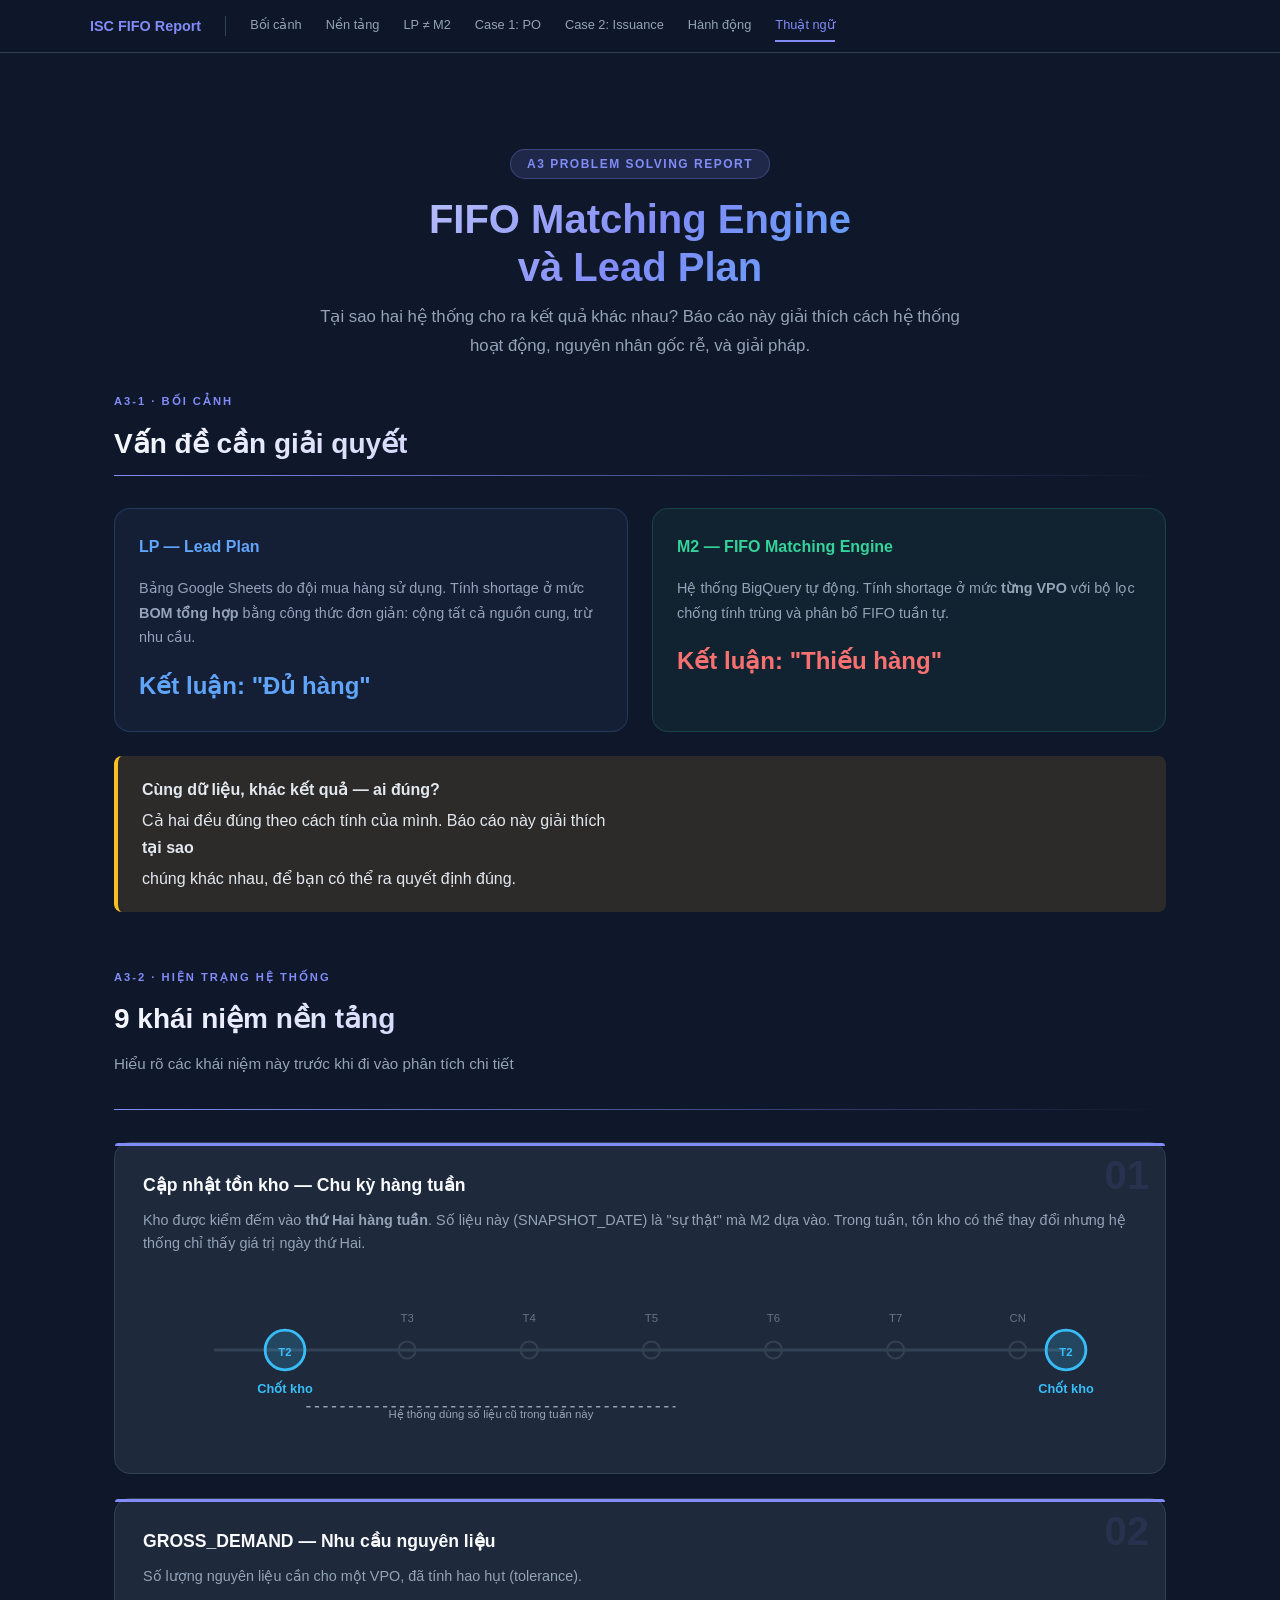
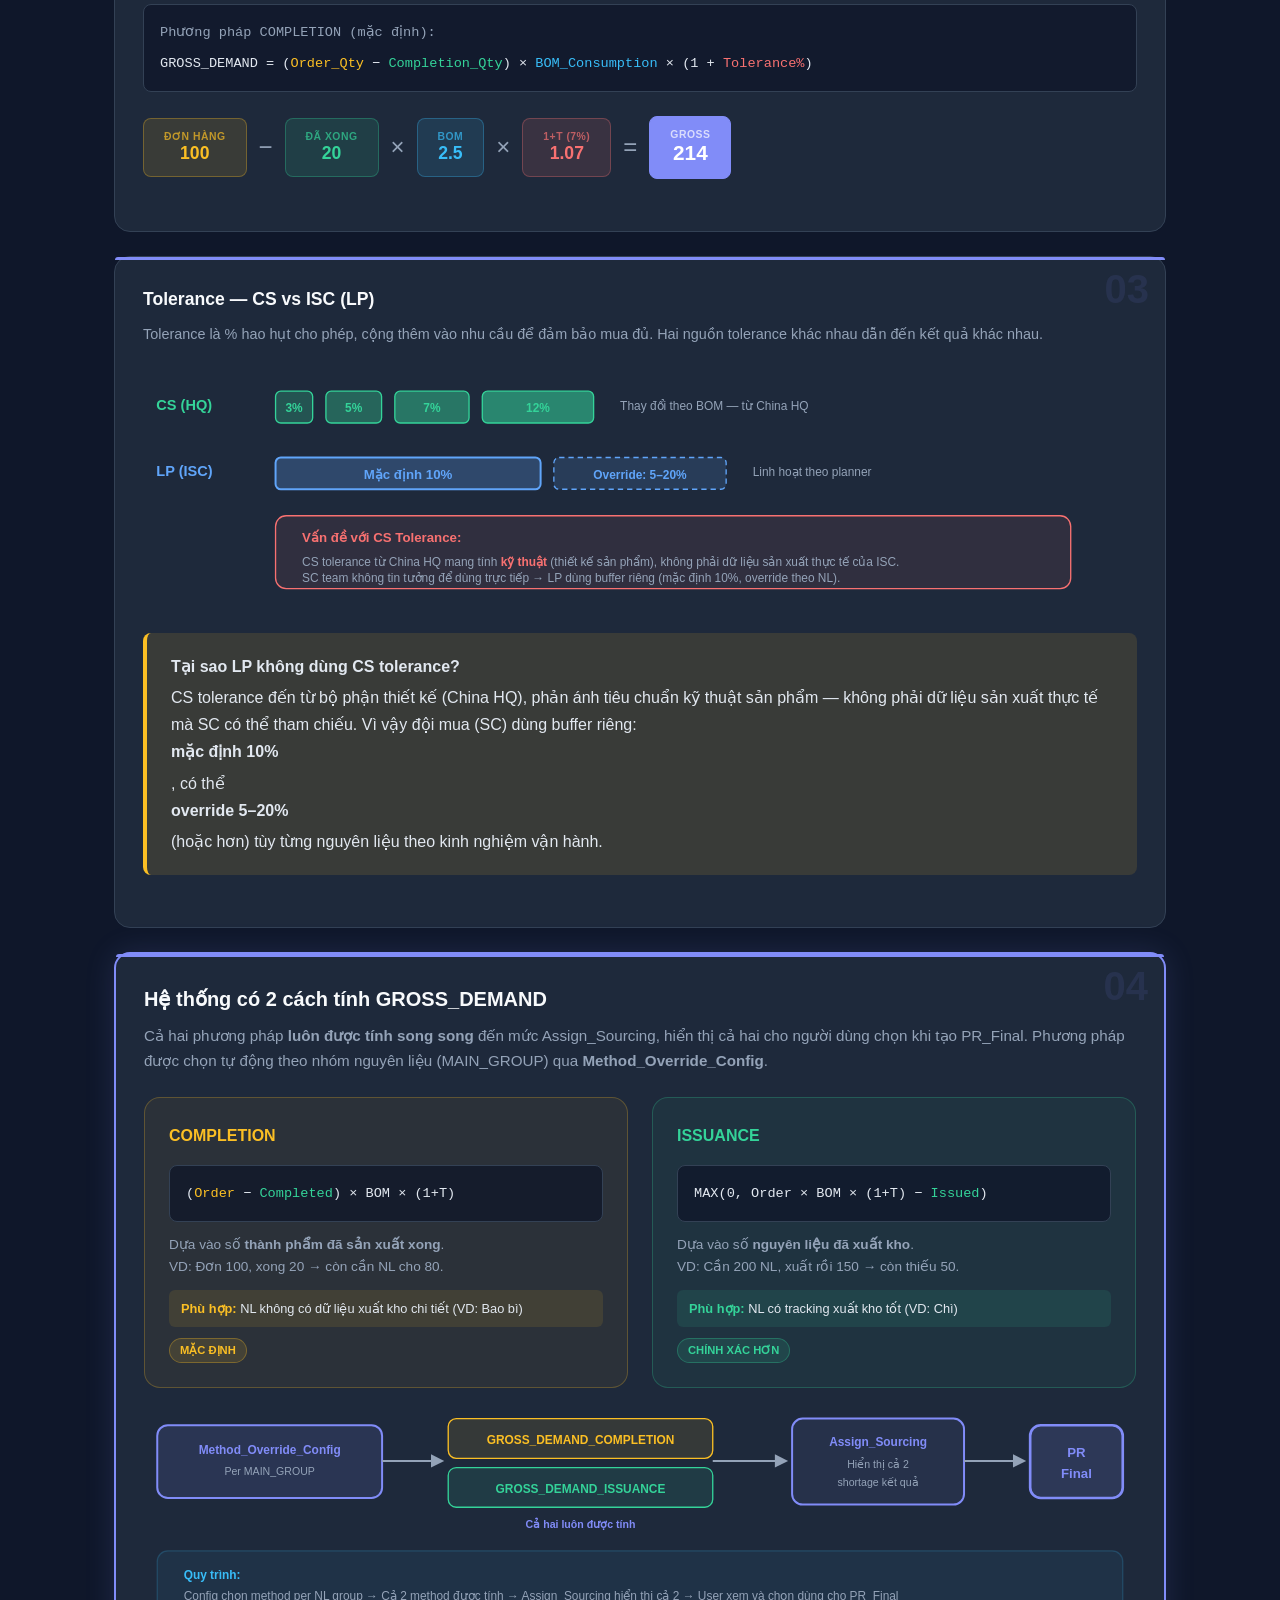
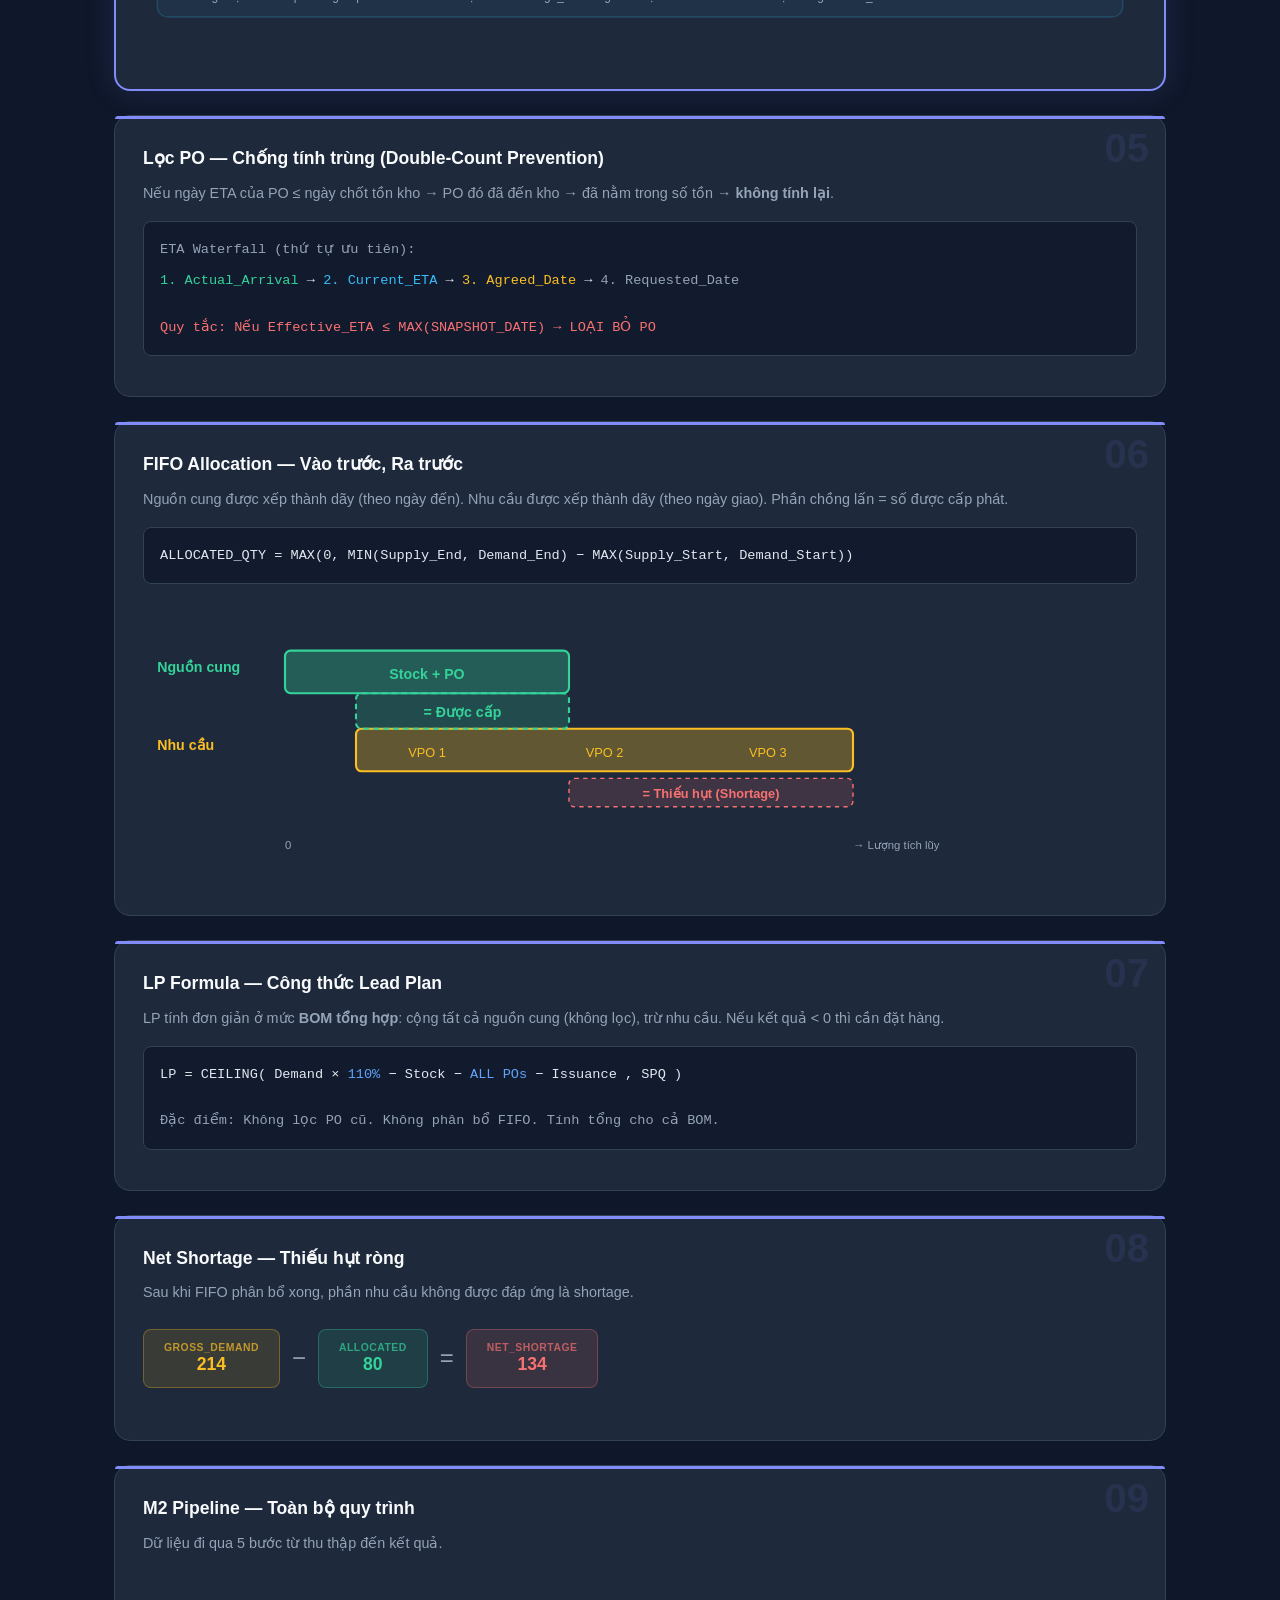
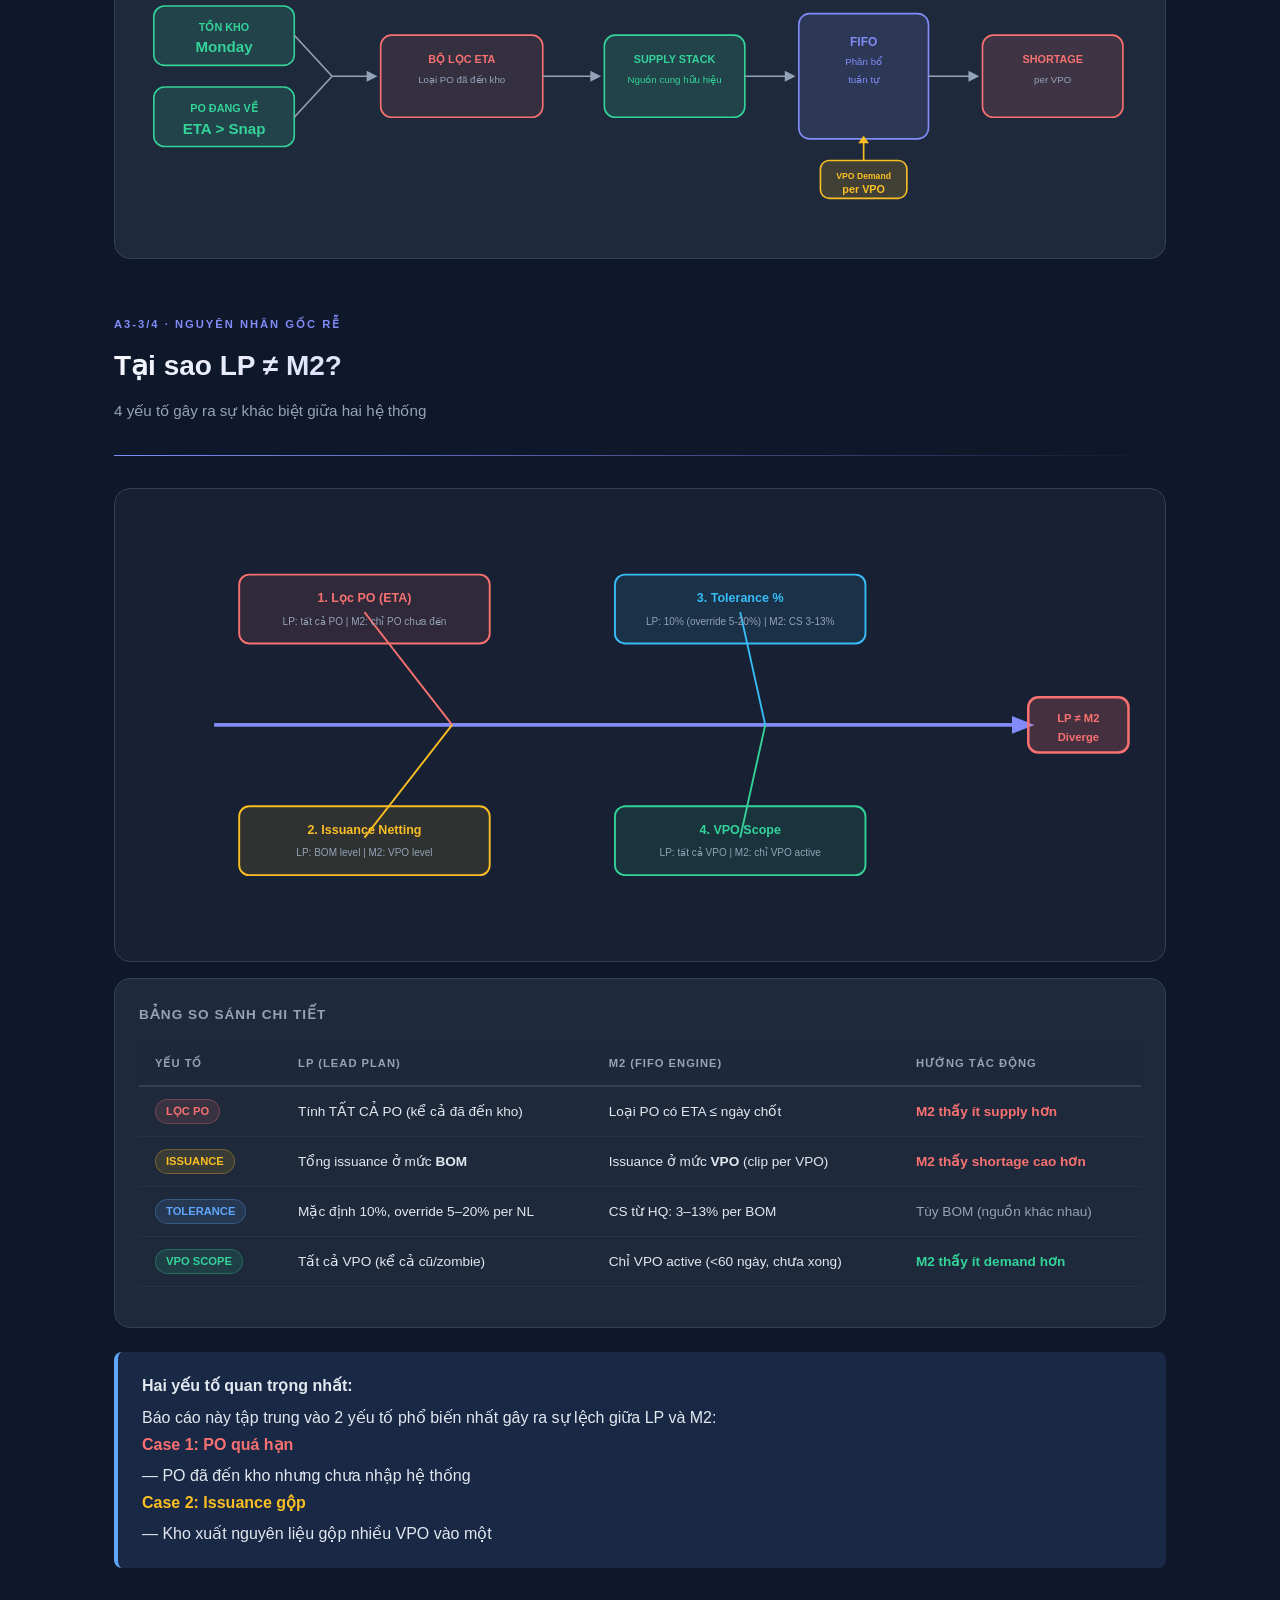
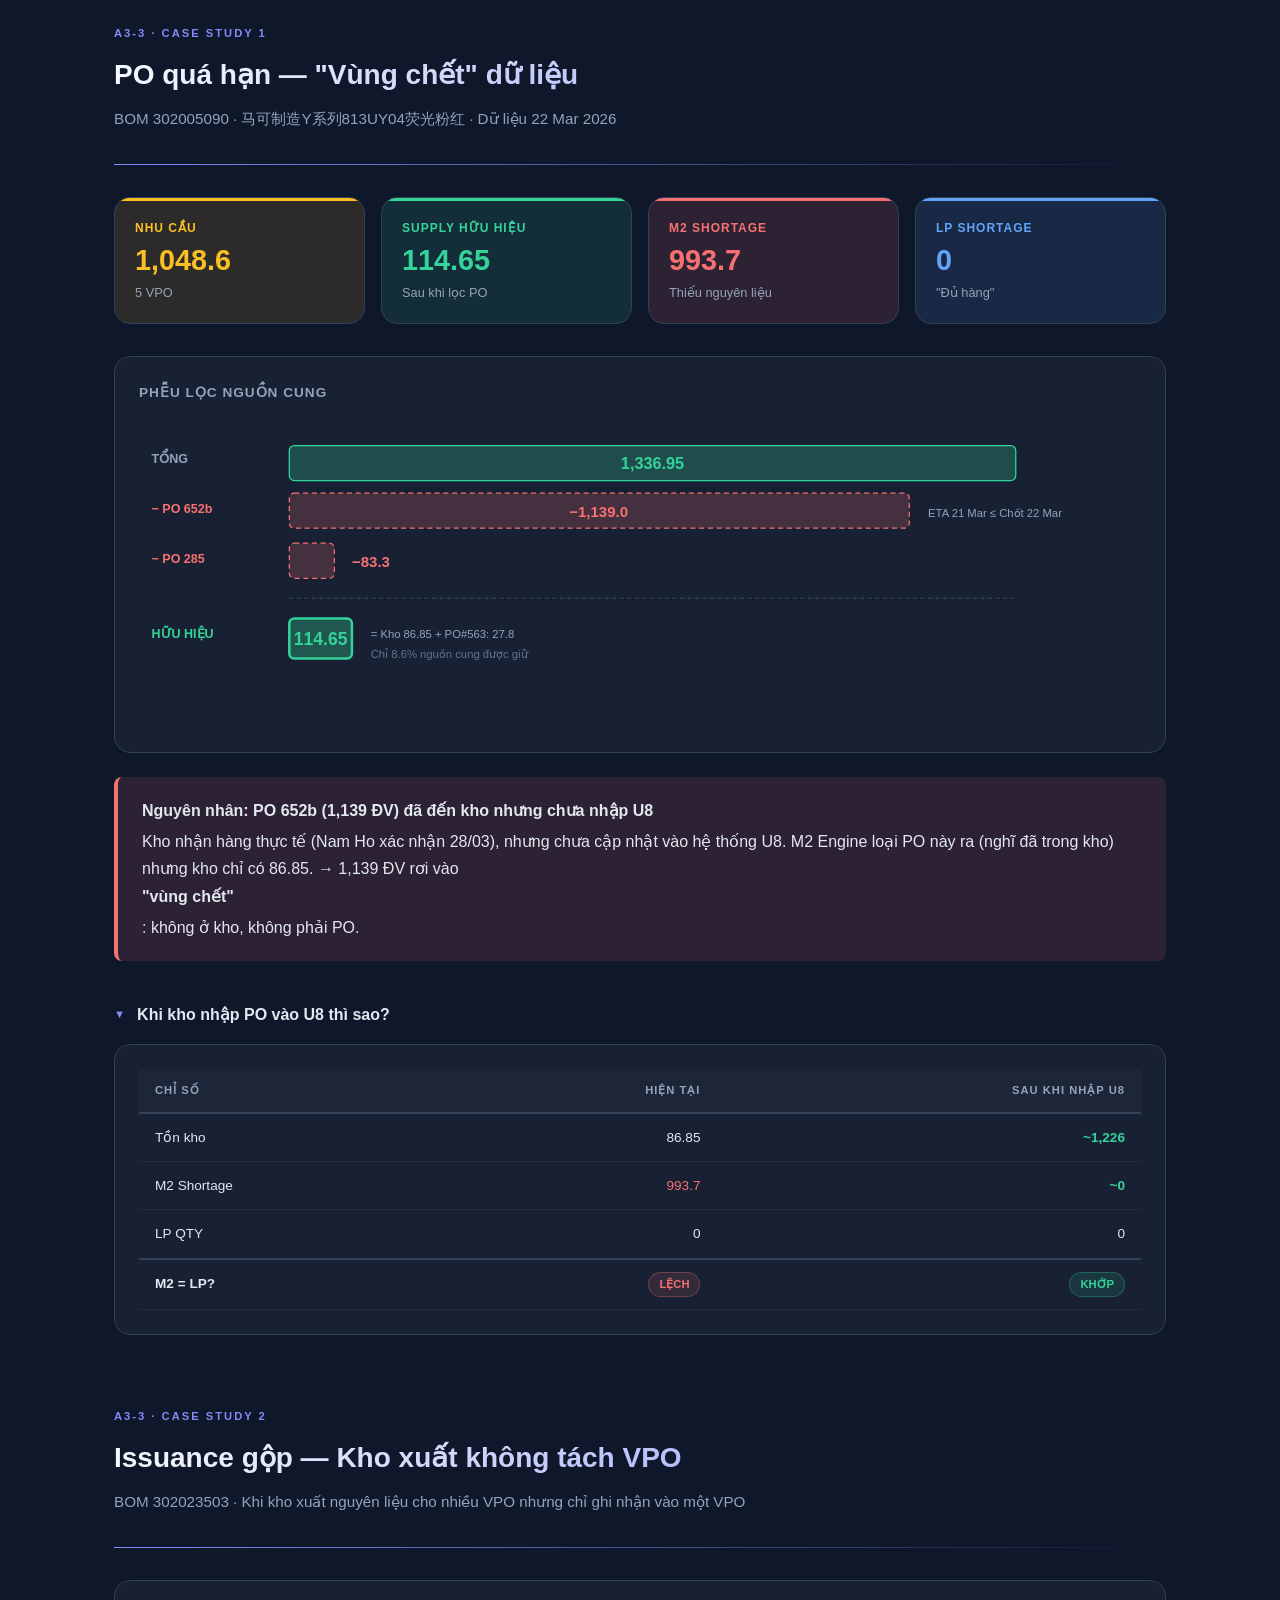
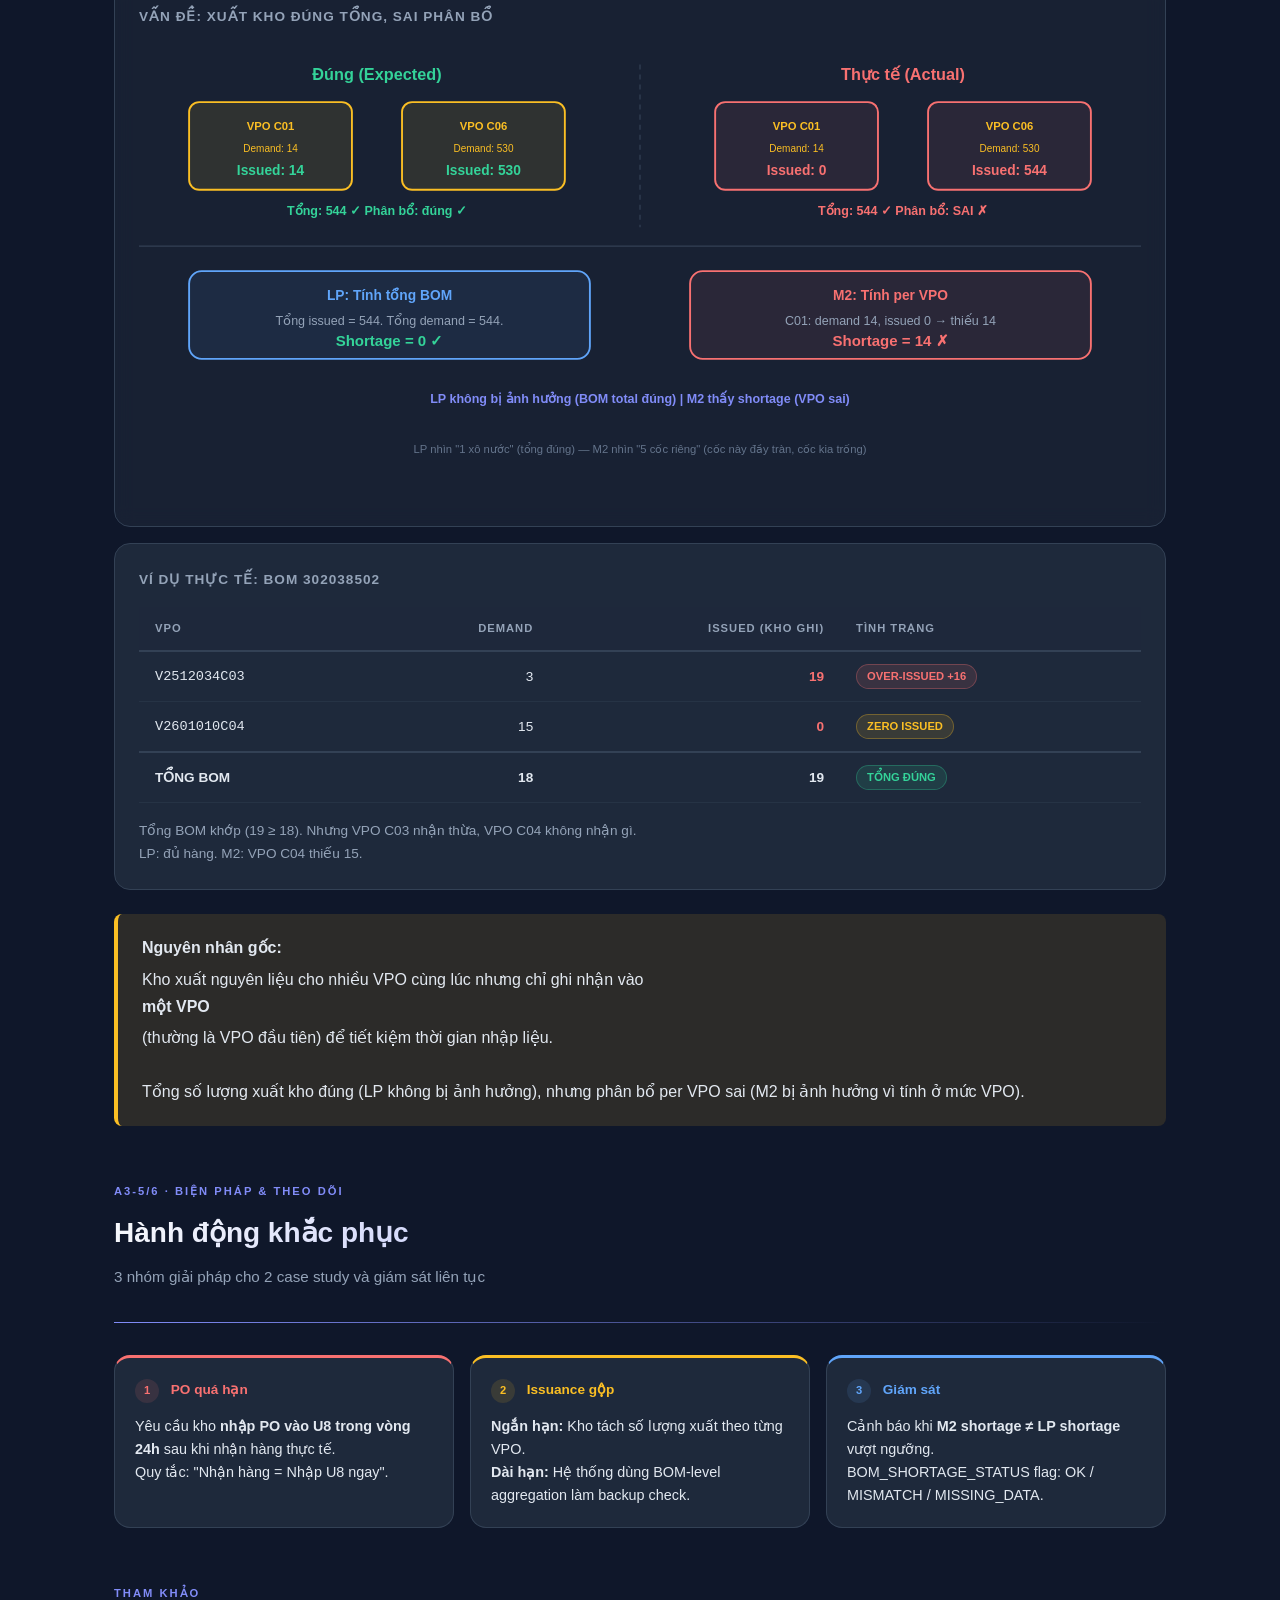
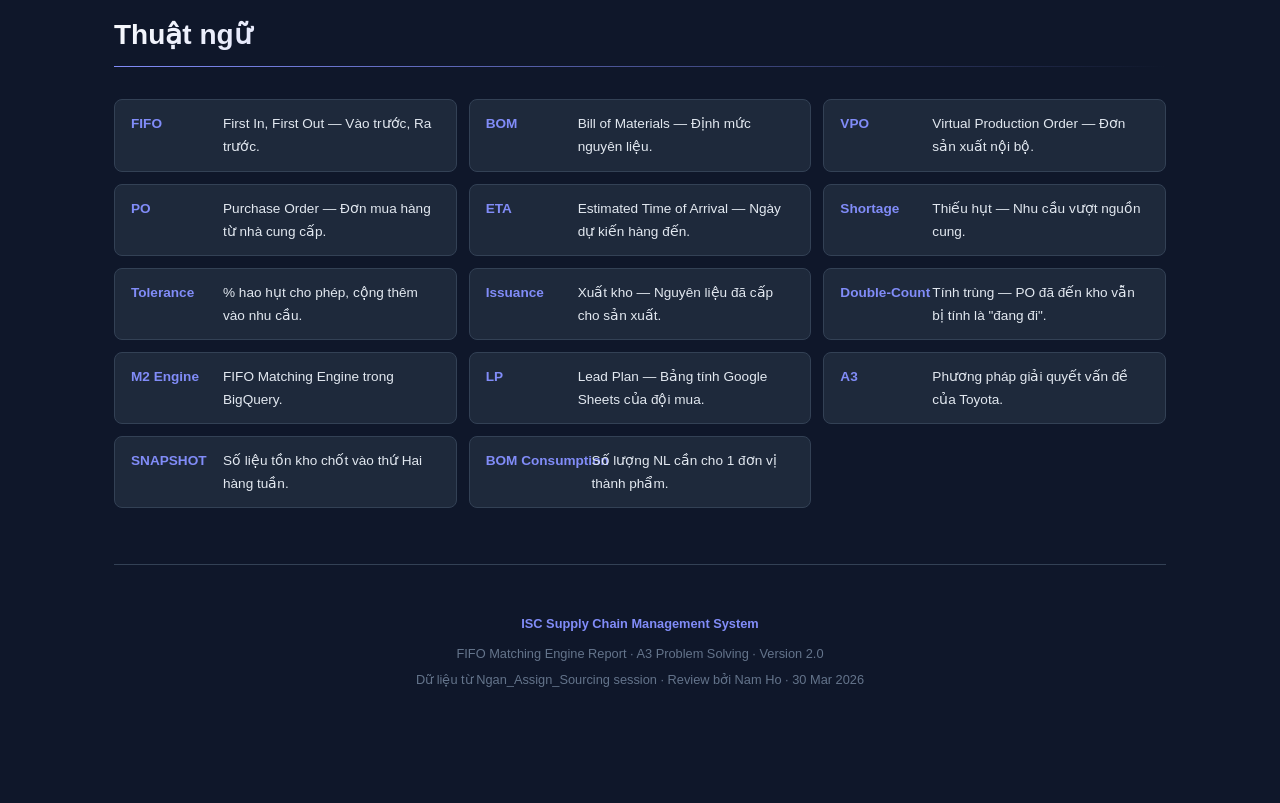
<file: Report/Report_Nam/FIFO_Engine_Report/index.html>
<!DOCTYPE html>
<html lang="vi">
<head>
    <meta charset="UTF-8">
    <meta name="viewport" content="width=device-width, initial-scale=1.0">
    <title>FIFO Matching Engine &mdash; ISC Supply Chain</title>
    <style>
        :root {
            --primary: #f8fafc;
            --secondary: #818cf8;
            --secondary-hover: #a5b4fc;
            --accent: #38bdf8;
            --bg-main: #0f172a;
            --bg-surface: #1e293b;
            --bg-card: #1e293b;
            --text-main: #e2e8f0;
            --text-muted: #94a3b8;
            --text-light: #64748b;
            --border: #334155;
            --success: #34d399;
            --success-bg: rgba(52, 211, 153, 0.12);
            --warning: #fbbf24;
            --warning-bg: rgba(251, 191, 36, 0.12);
            --danger: #f87171;
            --danger-bg: rgba(248, 113, 113, 0.12);
            --info: #60a5fa;
            --info-bg: rgba(96, 165, 250, 0.12);
            --radius-sm: 8px;
            --radius-md: 16px;
            --transition: all 0.3s cubic-bezier(0.4, 0, 0.2, 1);
        }
        * { margin: 0; padding: 0; box-sizing: border-box; }
        html { scroll-behavior: smooth; }
        body {
            font-family: -apple-system, BlinkMacSystemFont, 'Segoe UI', Roboto, sans-serif;
            background: var(--bg-main); color: var(--text-main);
            line-height: 1.7; -webkit-font-smoothing: antialiased;
        }

        /* NAV */
        .top-nav { position: sticky; top: 0; z-index: 100; background: rgba(15,23,42,0.92); backdrop-filter: blur(12px); border-bottom: 1px solid var(--border); padding: 0 2rem; }
        .nav-inner { max-width: 1100px; margin: 0 auto; display: flex; align-items: center; gap: 1.5rem; height: 52px; overflow-x: auto; }
        .nav-brand { font-weight: 700; color: var(--secondary); white-space: nowrap; font-size: 0.9rem; }
        .nav-link { color: var(--text-muted); text-decoration: none; font-size: 0.8rem; white-space: nowrap; padding: 4px 0; border-bottom: 2px solid transparent; transition: var(--transition); }
        .nav-link:hover, .nav-link.active { color: var(--secondary); border-bottom-color: var(--secondary); }
        .nav-sep { width: 1px; height: 20px; background: var(--border); flex-shrink: 0; }

        /* LAYOUT */
        .container { max-width: 1100px; margin: 0 auto; padding: 2rem 1.5rem 4rem; }
        section { margin-bottom: 3.5rem; }
        .section-label { font-size: 0.7rem; font-weight: 700; text-transform: uppercase; letter-spacing: 2px; color: var(--secondary); margin-bottom: 0.5rem; }
        .section-title { font-size: 1.75rem; font-weight: 800; margin-bottom: 0.5rem; background: linear-gradient(135deg, var(--primary) 0%, var(--secondary) 100%); -webkit-background-clip: text; -webkit-text-fill-color: transparent; background-clip: text; }
        .section-subtitle { color: var(--text-muted); font-size: 0.95rem; margin-bottom: 2rem; }
        .divider { height: 1px; background: linear-gradient(90deg, var(--secondary), transparent); margin-bottom: 2rem; }

        /* CARDS */
        .card { background: var(--bg-card); border: 1px solid var(--border); border-radius: var(--radius-md); padding: 1.5rem; margin-bottom: 1rem; }
        .glass-card { background: rgba(30,41,59,0.6); backdrop-filter: blur(10px); }
        .card-header { font-weight: 700; font-size: 0.85rem; color: var(--text-muted); text-transform: uppercase; letter-spacing: 1px; margin-bottom: 1rem; }

        /* STAT CARDS */
        .stats-grid { display: grid; grid-template-columns: repeat(4, 1fr); gap: 1rem; margin-bottom: 2rem; }
        .stat-card { border-radius: var(--radius-md); padding: 1.25rem; border: 1px solid var(--border); position: relative; overflow: hidden; }
        .stat-card::before { content: ''; position: absolute; top: 0; left: 0; right: 0; height: 3px; }
        .stat-card .stat-label { font-size: 0.75rem; font-weight: 600; text-transform: uppercase; letter-spacing: 1px; margin-bottom: 0.5rem; }
        .stat-card .stat-value { font-size: 1.8rem; font-weight: 800; line-height: 1; }
        .stat-card .stat-sub { font-size: 0.8rem; color: var(--text-muted); margin-top: 0.4rem; }
        .stat-demand { background: var(--warning-bg); } .stat-demand::before { background: var(--warning); } .stat-demand .stat-label, .stat-demand .stat-value { color: var(--warning); }
        .stat-supply { background: var(--success-bg); } .stat-supply::before { background: var(--success); } .stat-supply .stat-label, .stat-supply .stat-value { color: var(--success); }
        .stat-shortage { background: var(--danger-bg); } .stat-shortage::before { background: var(--danger); } .stat-shortage .stat-label, .stat-shortage .stat-value { color: var(--danger); }
        .stat-lp { background: var(--info-bg); } .stat-lp::before { background: var(--info); } .stat-lp .stat-label, .stat-lp .stat-value { color: var(--info); }

        /* TABLES */
        .table-wrap { overflow-x: auto; margin-bottom: 1rem; }
        table { width: 100%; border-collapse: collapse; font-size: 0.85rem; }
        th { text-align: left; padding: 0.75rem 1rem; background: rgba(30,41,59,0.8); font-weight: 700; font-size: 0.7rem; text-transform: uppercase; letter-spacing: 1px; color: var(--text-muted); border-bottom: 2px solid var(--border); }
        td { padding: 0.75rem 1rem; border-bottom: 1px solid rgba(51,65,85,0.4); }
        tr:hover td { background: rgba(129,140,248,0.05); }
        .row-excluded td { opacity: 0.35; text-decoration: line-through; }
        .badge { display: inline-block; padding: 2px 10px; border-radius: 999px; font-size: 0.7rem; font-weight: 700; text-transform: uppercase; }
        .badge-success { background: var(--success-bg); color: var(--success); border: 1px solid rgba(52,211,153,0.3); }
        .badge-danger { background: var(--danger-bg); color: var(--danger); border: 1px solid rgba(248,113,113,0.3); }
        .badge-muted { background: rgba(100,116,139,0.15); color: var(--text-light); border: 1px solid rgba(100,116,139,0.3); }
        .badge-info { background: var(--info-bg); color: var(--info); border: 1px solid rgba(96,165,250,0.3); }
        .badge-warning { background: var(--warning-bg); color: var(--warning); border: 1px solid rgba(251,191,36,0.3); }
        .mono { font-family: 'SF Mono','Cascadia Code','Consolas', monospace; }

        /* CALLOUT */
        .callout { border-radius: var(--radius-sm); padding: 1.25rem 1.5rem; margin: 1.5rem 0; border-left: 4px solid; }
        .callout-warning { background: var(--warning-bg); border-color: var(--warning); }
        .callout-danger { background: var(--danger-bg); border-color: var(--danger); }
        .callout-success { background: var(--success-bg); border-color: var(--success); }
        .callout-info { background: var(--info-bg); border-color: var(--info); }
        .callout strong { display: block; margin-bottom: 0.25rem; }

        /* EQUATION */
        .equation { display: flex; align-items: center; gap: 0.75rem; flex-wrap: wrap; margin: 1.5rem 0; font-size: 1rem; }
        .eq-block { padding: 0.75rem 1.25rem; border-radius: var(--radius-sm); font-weight: 700; font-size: 1.1rem; text-align: center; border: 1px solid; line-height: 1.2; }
        .eq-block small { display: block; font-size: 0.65rem; font-weight: 600; text-transform: uppercase; letter-spacing: 0.5px; opacity: 0.7; }
        .eq-op { font-size: 1.5rem; font-weight: 300; color: var(--text-muted); }
        .eq-supply { background: var(--success-bg); color: var(--success); border-color: rgba(52,211,153,0.3); }
        .eq-demand { background: var(--warning-bg); color: var(--warning); border-color: rgba(251,191,36,0.3); }
        .eq-result { background: var(--secondary); color: #fff; border-color: var(--secondary); font-size: 1.3rem; }
        .eq-shortage { background: var(--danger-bg); color: var(--danger); border-color: rgba(248,113,113,0.3); }

        /* SVG */
        .svg-wrap { margin: 1.5rem 0; overflow-x: auto; position: relative; z-index: 1; }
        .svg-wrap svg { display: block; margin: 0 auto; max-width: 100%; height: auto; overflow: visible; }

        /* HERO */
        .hero { padding: 4rem 0 2rem; text-align: center; }
        .hero-badge { display: inline-block; padding: 4px 16px; border-radius: 999px; background: rgba(129,140,248,0.15); border: 1px solid rgba(129,140,248,0.3); font-size: 0.75rem; font-weight: 700; color: var(--secondary); text-transform: uppercase; letter-spacing: 1.5px; margin-bottom: 1rem; }
        .hero h1 { font-size: 2.5rem; font-weight: 800; line-height: 1.2; margin-bottom: 0.75rem; background: linear-gradient(135deg, #f8fafc 0%, #818cf8 50%, #38bdf8 100%); -webkit-background-clip: text; -webkit-text-fill-color: transparent; background-clip: text; }
        .hero p { color: var(--text-muted); font-size: 1.05rem; max-width: 650px; margin: 0 auto; }

        /* FUNDAMENTAL CARDS */
        .fund-card { background: var(--bg-surface); border: 1px solid var(--border); border-radius: var(--radius-md); padding: 1.75rem; margin-bottom: 1.5rem; position: relative; overflow: visible; }
        .fund-card::before { content: ''; position: absolute; top: 0; left: 0; right: 0; height: 3px; background: var(--secondary); border-radius: var(--radius-md) var(--radius-md) 0 0; }
        .fund-num { position: absolute; top: 12px; right: 16px; font-size: 2.5rem; font-weight: 900; color: rgba(129,140,248,0.1); line-height: 1; pointer-events: none; z-index: 0; }
        .fund-card h3 { font-size: 1.1rem; font-weight: 700; margin-bottom: 0.5rem; color: var(--primary); position: relative; z-index: 1; }
        .fund-card .fund-desc { font-size: 0.9rem; color: var(--text-muted); margin-bottom: 1rem; line-height: 1.6; position: relative; z-index: 1; }
        .fund-formula { background: rgba(15,23,42,0.8); border: 1px solid var(--border); border-radius: var(--radius-sm); padding: 1rem; font-family: 'SF Mono','Cascadia Code',monospace; font-size: 0.85rem; margin: 0.75rem 0; overflow-x: auto; position: relative; z-index: 1; }

        /* COMPARE GRID */
        .compare-grid { display: grid; grid-template-columns: 1fr 1fr; gap: 1.5rem; }
        .compare-card { border-radius: var(--radius-md); padding: 1.5rem; border: 1px solid var(--border); }
        .compare-card h4 { margin-bottom: 1rem; font-size: 1rem; }

        /* COLLAPSIBLE */
        .collapsible-header { cursor: pointer; display: flex; align-items: center; gap: 0.75rem; padding: 1rem 0; user-select: none; }
        .collapsible-header::before { content: '\25BC'; font-size: 0.7rem; color: var(--secondary); transition: transform 0.3s ease; flex-shrink: 0; }
        .collapsible-header.collapsed::before { transform: rotate(-90deg); }
        .collapsible-body { overflow: hidden; transition: max-height 0.4s ease; }
        .collapsible-body.collapsed { max-height: 0 !important; }

        /* STEP WALKTHROUGH */
        .step-controls { display: flex; gap: 0.75rem; align-items: center; margin: 1.5rem 0; flex-wrap: wrap; }
        .step-btn { padding: 10px 24px; border-radius: var(--radius-sm); font-weight: 700; font-size: 0.85rem; cursor: pointer; border: 1px solid var(--border); transition: var(--transition); }
        .step-btn-primary { background: var(--secondary); color: #fff; border-color: var(--secondary); }
        .step-btn-primary:hover { background: var(--secondary-hover); }
        .step-btn-secondary { background: transparent; color: var(--text-muted); }
        .step-btn-secondary:hover { background: var(--bg-surface); color: var(--text-main); }
        .step-btn:disabled { opacity: 0.3; cursor: not-allowed; }
        .step-indicator { font-size: 0.85rem; color: var(--text-muted); font-weight: 600; }
        .step-card { border-radius: var(--radius-md); padding: 1.5rem; border: 1px solid var(--border); margin-bottom: 1rem; background: var(--bg-surface); display: none; }
        .step-card.active { display: block; animation: fadeSlideIn 0.4s ease; }
        @keyframes fadeSlideIn { from { opacity:0; transform:translateY(10px); } to { opacity:1; transform:translateY(0); } }
        .step-card h4 { font-size: 1rem; margin-bottom: 0.75rem; }
        .step-formula { background: rgba(15,23,42,0.8); border: 1px solid var(--border); border-radius: var(--radius-sm); padding: 1rem; font-family: 'SF Mono','Cascadia Code',monospace; font-size: 0.85rem; margin: 0.75rem 0; overflow-x: auto; }
        .formula-result { font-weight: 800; font-size: 1.1rem; }

        /* RANGE VISUAL */
        .range-visual { margin: 2rem 0; }
        .range-row { display: flex; align-items: center; margin-bottom: 0.75rem; }
        .range-label { width: 110px; flex-shrink: 0; font-size: 0.75rem; font-weight: 700; text-transform: uppercase; letter-spacing: 0.5px; }
        .range-track { flex: 1; height: 44px; position: relative; background: rgba(51,65,85,0.2); border-radius: 6px; overflow: hidden; }
        .range-block { position: absolute; top: 2px; bottom: 2px; border-radius: 4px; display: flex; align-items: center; justify-content: center; font-size: 0.65rem; font-weight: 700; color: #fff; transition: all 0.6s ease; overflow: hidden; min-width: 2px; }
        .range-block span { white-space: nowrap; padding: 0 4px; }

        /* MINI BAR */
        .mini-bar { height: 6px; border-radius: 3px; background: rgba(51,65,85,0.3); overflow: hidden; margin-top: 4px; }
        .mini-bar-fill { height: 100%; border-radius: 3px; transition: width 0.8s ease; }

        /* ACTION CARDS */
        .action-grid { display: grid; grid-template-columns: repeat(3, 1fr); gap: 1rem; }
        .action-card { padding: 1.25rem; border-radius: var(--radius-md); border: 1px solid var(--border); background: var(--bg-surface); }
        .action-card h4 { font-size: 0.85rem; margin-bottom: 0.75rem; }
        .action-number { display: inline-flex; align-items: center; justify-content: center; width: 24px; height: 24px; border-radius: 50%; font-size: 0.7rem; font-weight: 800; margin-right: 0.5rem; }

        /* GLOSSARY */
        .glossary-grid { display: grid; grid-template-columns: repeat(auto-fill, minmax(280px, 1fr)); gap: 0.75rem; }
        .glossary-item { display: flex; gap: 0.75rem; padding: 0.75rem 1rem; background: var(--bg-surface); border-radius: var(--radius-sm); border: 1px solid var(--border); font-size: 0.85rem; }
        .glossary-term { font-weight: 700; color: var(--secondary); white-space: nowrap; min-width: 80px; }

        /* RESPONSIVE */
        @media (max-width: 768px) {
            .stats-grid { grid-template-columns: repeat(2, 1fr); }
            .compare-grid, .action-grid { grid-template-columns: 1fr; }
            .hero h1 { font-size: 1.75rem; }
            .range-label { width: 70px; font-size: 0.65rem; }
        }
        @media (max-width: 480px) {
            .stats-grid { grid-template-columns: 1fr; }
            .container { padding: 1rem; }
        }
        @media print {
            .top-nav { display: none; }
            body { background: #fff; color: #1a1a1a; }
            .card, .stat-card, .step-card, .compare-card, .action-card, .fund-card { border: 1px solid #ccc; background: #f9f9f9; }
            .collapsible-body.collapsed { max-height: none !important; }
            .step-card { display: block !important; }
        }
    </style>
</head>
<body>

<!-- NAV -->
<nav class="top-nav">
    <div class="nav-inner">
        <span class="nav-brand">ISC FIFO Report</span>
        <div class="nav-sep"></div>
        <a href="#background" class="nav-link active">B&#7889;i c&#7843;nh</a>
        <a href="#fundamentals" class="nav-link">N&#7873;n t&#7843;ng</a>
        <a href="#divergence" class="nav-link">LP &#8800; M2</a>
        <a href="#case1" class="nav-link">Case 1: PO</a>
        <a href="#case2" class="nav-link">Case 2: Issuance</a>
        <a href="#actions" class="nav-link">H&#224;nh &#273;&#7897;ng</a>
        <a href="#glossary" class="nav-link">Thu&#7853;t ng&#7919;</a>
    </div>
</nav>

<div class="container">

<!-- ══════════════════════════════════════════════════════ -->
<!-- HERO                                                   -->
<!-- ══════════════════════════════════════════════════════ -->
<div class="hero">
    <div class="hero-badge">A3 Problem Solving Report</div>
    <h1>FIFO Matching Engine<br>v&#224; Lead Plan</h1>
    <p>T&#7841;i sao hai h&#7879; th&#7889;ng cho ra k&#7871;t qu&#7843; kh&#225;c nhau? B&#225;o c&#225;o n&#224;y gi&#7843;i th&#237;ch c&#225;ch h&#7879; th&#7889;ng ho&#7841;t &#273;&#7897;ng, nguy&#234;n nh&#226;n g&#7889;c r&#7877;, v&#224; gi&#7843;i ph&#225;p.</p>
</div>

<!-- ══════════════════════════════════════════════════════ -->
<!-- 1. BACKGROUND (A3 Box 1)                               -->
<!-- ══════════════════════════════════════════════════════ -->
<section id="background">
    <div class="section-label">A3-1 &middot; B&#7889;i c&#7843;nh</div>
    <div class="section-title">V&#7845;n &#273;&#7873; c&#7847;n gi&#7843;i quy&#7871;t</div>
    <div class="divider"></div>

    <div class="compare-grid">
        <div class="compare-card" style="background:rgba(96,165,250,0.06);border-color:rgba(96,165,250,0.2)">
            <h4 style="color:var(--info)">LP &mdash; Lead Plan</h4>
            <p style="font-size:0.9rem;color:var(--text-muted)">B&#7843;ng Google Sheets do &#273;&#7897;i mua h&#224;ng s&#7917; d&#7909;ng. T&#237;nh shortage &#7903; m&#7913;c <strong>BOM t&#7893;ng h&#7907;p</strong> b&#7857;ng c&#244;ng th&#7913;c &#273;&#417;n gi&#7843;n: c&#7897;ng t&#7845;t c&#7843; ngu&#7891;n cung, tr&#7915; nhu c&#7847;u.</p>
            <div style="margin-top:1rem;font-size:1.5rem;font-weight:800;color:var(--info)">K&#7871;t lu&#7853;n: "&#272;&#7911; h&#224;ng"</div>
        </div>
        <div class="compare-card" style="background:rgba(52,211,153,0.06);border-color:rgba(52,211,153,0.2)">
            <h4 style="color:var(--success)">M2 &mdash; FIFO Matching Engine</h4>
            <p style="font-size:0.9rem;color:var(--text-muted)">H&#7879; th&#7889;ng BigQuery t&#7921; &#273;&#7897;ng. T&#237;nh shortage &#7903; m&#7913;c <strong>t&#7915;ng VPO</strong> v&#7899;i b&#7897; l&#7885;c ch&#7889;ng t&#237;nh tr&#249;ng v&#224; ph&#226;n b&#7893; FIFO tu&#7847;n t&#7921;.</p>
            <div style="margin-top:1rem;font-size:1.5rem;font-weight:800;color:var(--danger)">K&#7871;t lu&#7853;n: "Thi&#7871;u h&#224;ng"</div>
        </div>
    </div>

    <div class="callout callout-warning" style="margin-top:1.5rem">
        <strong>C&#249;ng d&#7919; li&#7879;u, kh&#225;c k&#7871;t qu&#7843; &mdash; ai &#273;&#250;ng?</strong>
        C&#7843; hai &#273;&#7873;u &#273;&#250;ng theo c&#225;ch t&#237;nh c&#7911;a m&#236;nh. B&#225;o c&#225;o n&#224;y gi&#7843;i th&#237;ch <strong>t&#7841;i sao</strong> ch&#250;ng kh&#225;c nhau, &#273;&#7875; b&#7841;n c&#243; th&#7875; ra quy&#7871;t &#273;&#7883;nh &#273;&#250;ng.
    </div>
</section>

<!-- ══════════════════════════════════════════════════════ -->
<!-- 2. SYSTEM FUNDAMENTALS (A3 Box 2)                      -->
<!-- ══════════════════════════════════════════════════════ -->
<section id="fundamentals">
    <div class="section-label">A3-2 &middot; Hi&#7879;n tr&#7841;ng h&#7879; th&#7889;ng</div>
    <div class="section-title">9 kh&#225;i ni&#7879;m n&#7873;n t&#7843;ng</div>
    <div class="section-subtitle">Hi&#7875;u r&#245; c&#225;c kh&#225;i ni&#7879;m n&#224;y tr&#432;&#7899;c khi &#273;i v&#224;o ph&#226;n t&#237;ch chi ti&#7871;t</div>
    <div class="divider"></div>

    <!-- 2.1 Stock Update Cycle -->
    <div class="fund-card">
        <div class="fund-num">01</div>
        <h3>C&#7853;p nh&#7853;t t&#7891;n kho &mdash; Chu k&#7923; h&#224;ng tu&#7847;n</h3>
        <div class="fund-desc">Kho &#273;&#432;&#7907;c ki&#7875;m &#273;&#7871;m v&#224;o <strong>th&#7913; Hai h&#224;ng tu&#7847;n</strong>. S&#7889; li&#7879;u n&#224;y (SNAPSHOT_DATE) l&#224; "s&#7921; th&#7853;t" m&#224; M2 d&#7921;a v&#224;o. Trong tu&#7847;n, t&#7891;n kho c&#243; th&#7875; thay &#273;&#7893;i nh&#432;ng h&#7879; th&#7889;ng ch&#7881; th&#7845;y gi&#225; tr&#7883; ng&#224;y th&#7913; Hai.</div>
        <div class="svg-wrap">
            <svg viewBox="0 0 700 100" xmlns="http://www.w3.org/2000/svg" style="font-family:-apple-system,BlinkMacSystemFont,'Segoe UI',Roboto,sans-serif">
                <line x1="50" y1="50" x2="650" y2="50" stroke="#334155" stroke-width="2"/>
                <!-- Mon markers -->
                <circle cx="100" cy="50" r="14" fill="rgba(56,189,248,0.2)" stroke="#38bdf8" stroke-width="2"/>
                <text x="100" y="54" text-anchor="middle" fill="#38bdf8" font-size="8" font-weight="800">T2</text>
                <text x="100" y="80" text-anchor="middle" fill="#38bdf8" font-size="9" font-weight="700">Ch&#7889;t kho</text>

                <circle cx="186" cy="50" r="6" fill="none" stroke="#334155" stroke-width="1.5"/>
                <text x="186" y="30" text-anchor="middle" fill="#64748b" font-size="8">T3</text>
                <circle cx="272" cy="50" r="6" fill="none" stroke="#334155" stroke-width="1.5"/>
                <text x="272" y="30" text-anchor="middle" fill="#64748b" font-size="8">T4</text>
                <circle cx="358" cy="50" r="6" fill="none" stroke="#334155" stroke-width="1.5"/>
                <text x="358" y="30" text-anchor="middle" fill="#64748b" font-size="8">T5</text>
                <circle cx="444" cy="50" r="6" fill="none" stroke="#334155" stroke-width="1.5"/>
                <text x="444" y="30" text-anchor="middle" fill="#64748b" font-size="8">T6</text>
                <circle cx="530" cy="50" r="6" fill="none" stroke="#334155" stroke-width="1.5"/>
                <text x="530" y="30" text-anchor="middle" fill="#64748b" font-size="8">T7</text>
                <circle cx="616" cy="50" r="6" fill="none" stroke="#334155" stroke-width="1.5"/>
                <text x="616" y="30" text-anchor="middle" fill="#64748b" font-size="8">CN</text>

                <!-- Next Monday -->
                <circle cx="650" cy="50" r="14" fill="rgba(56,189,248,0.2)" stroke="#38bdf8" stroke-width="2"/>
                <text x="650" y="54" text-anchor="middle" fill="#38bdf8" font-size="8" font-weight="800">T2</text>
                <text x="650" y="80" text-anchor="middle" fill="#38bdf8" font-size="9" font-weight="700">Ch&#7889;t kho</text>

                <!-- Bracket -->
                <path d="M115,90 L375,90" fill="none" stroke="#94a3b8" stroke-width="1" stroke-dasharray="3,3"/>
                <text x="245" y="98" text-anchor="middle" fill="#94a3b8" font-size="8">H&#7879; th&#7889;ng d&#249;ng s&#7889; li&#7879;u c&#361; trong tu&#7847;n n&#224;y</text>
            </svg>
        </div>
    </div>

    <!-- 2.2 GROSS_DEMAND Formula -->
    <div class="fund-card">
        <div class="fund-num">02</div>
        <h3>GROSS_DEMAND &mdash; Nhu c&#7847;u nguy&#234;n li&#7879;u</h3>
        <div class="fund-desc">S&#7889; l&#432;&#7907;ng nguy&#234;n li&#7879;u c&#7847;n cho m&#7897;t VPO, &#273;&#227; t&#237;nh hao h&#7909;t (tolerance).</div>
        <div class="fund-formula">
            <div style="color:var(--text-muted);margin-bottom:0.5rem">Ph&#432;&#417;ng ph&#225;p COMPLETION (m&#7863;c &#273;&#7883;nh):</div>
            GROSS_DEMAND = (<span style="color:var(--warning)">Order_Qty</span> &minus; <span style="color:var(--success)">Completion_Qty</span>) &times; <span style="color:var(--accent)">BOM_Consumption</span> &times; (1 + <span style="color:var(--danger)">Tolerance%</span>)
        </div>
        <div class="equation">
            <div class="eq-block eq-demand"><small>&#272;&#417;n h&#224;ng</small>100</div>
            <div class="eq-op">&minus;</div>
            <div class="eq-block eq-supply"><small>&#272;&#227; xong</small>20</div>
            <div class="eq-op">&times;</div>
            <div class="eq-block" style="background:rgba(56,189,248,0.12);color:var(--accent);border-color:rgba(56,189,248,0.3)"><small>BOM</small>2.5</div>
            <div class="eq-op">&times;</div>
            <div class="eq-block eq-shortage"><small>1+T (7%)</small>1.07</div>
            <div class="eq-op">=</div>
            <div class="eq-block eq-result"><small>GROSS</small>214</div>
        </div>
    </div>

    <!-- 2.3 Tolerance -->
    <div class="fund-card">
        <div class="fund-num">03</div>
        <h3>Tolerance &mdash; CS vs ISC (LP)</h3>
        <div class="fund-desc">Tolerance l&#224; % hao h&#7909;t cho ph&#233;p, c&#7897;ng th&#234;m v&#224;o nhu c&#7847;u &#273;&#7875; &#273;&#7843;m b&#7843;o mua &#273;&#7911;. Hai ngu&#7891;n tolerance kh&#225;c nhau d&#7851;n &#273;&#7871;n k&#7871;t qu&#7843; kh&#225;c nhau.</div>
        <div class="svg-wrap">
            <svg viewBox="0 0 750 180" xmlns="http://www.w3.org/2000/svg" style="font-family:-apple-system,BlinkMacSystemFont,'Segoe UI',Roboto,sans-serif">
                <!-- CS Tolerance row -->
                <text x="10" y="30" fill="#34d399" font-size="11" font-weight="700">CS (HQ)</text>
                <rect x="100" y="16" width="28" height="24" rx="4" fill="rgba(52,211,153,0.25)" stroke="#34d399" stroke-width="1"/>
                <text x="114" y="32" text-anchor="middle" fill="#34d399" font-size="9" font-weight="700">3%</text>
                <rect x="138" y="16" width="42" height="24" rx="4" fill="rgba(52,211,153,0.35)" stroke="#34d399" stroke-width="1"/>
                <text x="159" y="32" text-anchor="middle" fill="#34d399" font-size="9" font-weight="700">5%</text>
                <rect x="190" y="16" width="56" height="24" rx="4" fill="rgba(52,211,153,0.45)" stroke="#34d399" stroke-width="1"/>
                <text x="218" y="32" text-anchor="middle" fill="#34d399" font-size="9" font-weight="700">7%</text>
                <rect x="256" y="16" width="84" height="24" rx="4" fill="rgba(52,211,153,0.55)" stroke="#34d399" stroke-width="1"/>
                <text x="298" y="32" text-anchor="middle" fill="#34d399" font-size="9" font-weight="700">12%</text>
                <text x="360" y="30" fill="#94a3b8" font-size="9">Thay &#273;&#7893;i theo BOM &mdash; t&#7915; China HQ</text>

                <!-- LP Tolerance row -->
                <text x="10" y="80" fill="#60a5fa" font-size="11" font-weight="700">LP (ISC)</text>
                <rect x="100" y="66" width="200" height="24" rx="4" fill="rgba(96,165,250,0.25)" stroke="#60a5fa" stroke-width="1.5"/>
                <text x="200" y="82" text-anchor="middle" fill="#60a5fa" font-size="10" font-weight="800">M&#7863;c &#273;&#7883;nh 10%</text>
                <rect x="310" y="66" width="130" height="24" rx="4" fill="rgba(96,165,250,0.15)" stroke="#60a5fa" stroke-width="1" stroke-dasharray="4,3"/>
                <text x="375" y="82" text-anchor="middle" fill="#60a5fa" font-size="9" font-weight="700">Override: 5&ndash;20%</text>
                <text x="460" y="80" fill="#94a3b8" font-size="9">Linh ho&#7841;t theo planner</text>

                <!-- Problem callout -->
                <rect x="100" y="110" width="600" height="55" rx="8" fill="rgba(248,113,113,0.08)" stroke="#f87171" stroke-width="1"/>
                <text x="120" y="130" fill="#f87171" font-size="10" font-weight="700">V&#7845;n &#273;&#7873; v&#7899;i CS Tolerance:</text>
                <text x="120" y="148" fill="#94a3b8" font-size="9">CS tolerance t&#7915; China HQ mang t&#237;nh <tspan font-weight="700" fill="#f87171">k&#7929; thu&#7853;t</tspan> (thi&#7871;t k&#7871; s&#7843;n ph&#7849;m), kh&#244;ng ph&#7843;i d&#7919; li&#7879;u s&#7843;n xu&#7845;t th&#7921;c t&#7871; c&#7911;a ISC.</text>
                <text x="120" y="160" fill="#94a3b8" font-size="9">SC team kh&#244;ng tin t&#432;&#7903;ng &#273;&#7875; d&#249;ng tr&#7921;c ti&#7871;p &rarr; LP d&#249;ng buffer ri&#234;ng (m&#7863;c &#273;&#7883;nh 10%, override theo NL).</text>
            </svg>
        </div>
        <div class="callout callout-warning" style="margin-top:0.5rem">
            <strong>T&#7841;i sao LP kh&#244;ng d&#249;ng CS tolerance?</strong>
            CS tolerance &#273;&#7871;n t&#7915; b&#7897; ph&#7853;n thi&#7871;t k&#7871; (China HQ), ph&#7843;n &#225;nh ti&#234;u chu&#7849;n k&#7929; thu&#7853;t s&#7843;n ph&#7849;m &mdash; kh&#244;ng ph&#7843;i d&#7919; li&#7879;u s&#7843;n xu&#7845;t th&#7921;c t&#7871; m&#224; SC c&#243; th&#7875; tham chi&#7871;u.
            V&#236; v&#7853;y &#273;&#7897;i mua (SC) d&#249;ng buffer ri&#234;ng: <strong>m&#7863;c &#273;&#7883;nh 10%</strong>, c&#243; th&#7875; <strong>override 5&ndash;20%</strong> (ho&#7863;c h&#417;n) t&#249;y t&#7915;ng nguy&#234;n li&#7879;u theo kinh nghi&#7879;m v&#7853;n h&#224;nh.
        </div>
    </div>

    <!-- 2.4 Issuance Methods — HIGHLIGHTED -->
    <div class="fund-card" style="border:2px solid var(--secondary);box-shadow:0 0 30px rgba(129,140,248,0.15)">
        <div class="fund-num">04</div>
        <h3 style="font-size:1.25rem">H&#7879; th&#7889;ng c&#243; 2 c&#225;ch t&#237;nh GROSS_DEMAND</h3>
        <div class="fund-desc" style="font-size:0.95rem">
            C&#7843; hai ph&#432;&#417;ng ph&#225;p <strong>lu&#244;n &#273;&#432;&#7907;c t&#237;nh song song</strong> &#273;&#7871;n m&#7913;c Assign_Sourcing, hi&#7875;n th&#7883; c&#7843; hai cho ng&#432;&#7901;i d&#249;ng ch&#7885;n khi t&#7841;o PR_Final.
            Ph&#432;&#417;ng ph&#225;p &#273;&#432;&#7907;c ch&#7885;n t&#7921; &#273;&#7897;ng theo nh&#243;m nguy&#234;n li&#7879;u (MAIN_GROUP) qua <strong>Method_Override_Config</strong>.
        </div>

        <!-- Two method cards side by side -->
        <div class="compare-grid" style="margin:1.5rem 0">
            <div class="compare-card" style="background:rgba(251,191,36,0.06);border-color:rgba(251,191,36,0.25)">
                <h4 style="color:var(--warning);font-size:1rem">COMPLETION</h4>
                <div class="fund-formula" style="margin:0.75rem 0">
                    (<span style="color:var(--warning)">Order</span> &minus; <span style="color:var(--success)">Completed</span>) &times; BOM &times; (1+T)
                </div>
                <p style="font-size:0.85rem;color:var(--text-muted);line-height:1.6">
                    D&#7921;a v&#224;o s&#7889; <strong>th&#224;nh ph&#7849;m &#273;&#227; s&#7843;n xu&#7845;t xong</strong>.
                    <br>VD: &#272;&#417;n 100, xong 20 &rarr; c&#242;n c&#7847;n NL cho 80.
                </p>
                <div style="margin-top:0.75rem;padding:0.5rem 0.75rem;background:rgba(251,191,36,0.1);border-radius:6px;font-size:0.8rem">
                    <strong style="color:var(--warning)">Ph&#249; h&#7907;p:</strong> NL kh&#244;ng c&#243; d&#7919; li&#7879;u xu&#7845;t kho chi ti&#7871;t (VD: Bao b&#236;)
                </div>
                <div style="margin-top:0.5rem"><span class="badge badge-warning">M&#7862;C &#272;&#7882;NH</span></div>
            </div>
            <div class="compare-card" style="background:rgba(52,211,153,0.06);border-color:rgba(52,211,153,0.25)">
                <h4 style="color:var(--success);font-size:1rem">ISSUANCE</h4>
                <div class="fund-formula" style="margin:0.75rem 0">
                    MAX(0, Order &times; BOM &times; (1+T) &minus; <span style="color:var(--success)">Issued</span>)
                </div>
                <p style="font-size:0.85rem;color:var(--text-muted);line-height:1.6">
                    D&#7921;a v&#224;o s&#7889; <strong>nguy&#234;n li&#7879;u &#273;&#227; xu&#7845;t kho</strong>.
                    <br>VD: C&#7847;n 200 NL, xu&#7845;t r&#7891;i 150 &rarr; c&#242;n thi&#7871;u 50.
                </p>
                <div style="margin-top:0.75rem;padding:0.5rem 0.75rem;background:rgba(52,211,153,0.1);border-radius:6px;font-size:0.8rem">
                    <strong style="color:var(--success)">Ph&#249; h&#7907;p:</strong> NL c&#243; tracking xu&#7845;t kho t&#7889;t (VD: Ch&#236;)
                </div>
                <div style="margin-top:0.5rem"><span class="badge badge-success">CH&#205;NH X&#193;C H&#416;N</span></div>
            </div>
        </div>

        <!-- Flow: how it works in practice -->
        <div class="svg-wrap">
            <svg viewBox="0 0 750 170" xmlns="http://www.w3.org/2000/svg" style="font-family:-apple-system,BlinkMacSystemFont,'Segoe UI',Roboto,sans-serif">
                <!-- Config box -->
                <rect x="10" y="10" width="170" height="55" rx="8" fill="rgba(129,140,248,0.12)" stroke="#818cf8" stroke-width="1.5"/>
                <text x="95" y="32" text-anchor="middle" fill="#818cf8" font-size="9" font-weight="700">Method_Override_Config</text>
                <text x="95" y="48" text-anchor="middle" fill="#94a3b8" font-size="8">Per MAIN_GROUP</text>
                <!-- Arrow -->
                <line x1="180" y1="37" x2="220" y2="37" stroke="#94a3b8" stroke-width="1.5"/>
                <polygon points="217,32 227,37 217,42" fill="#94a3b8"/>

                <!-- Both computed -->
                <rect x="230" y="5" width="200" height="30" rx="6" fill="rgba(251,191,36,0.1)" stroke="#fbbf24" stroke-width="1"/>
                <text x="330" y="24" text-anchor="middle" fill="#fbbf24" font-size="9" font-weight="700">GROSS_DEMAND_COMPLETION</text>
                <rect x="230" y="42" width="200" height="30" rx="6" fill="rgba(52,211,153,0.1)" stroke="#34d399" stroke-width="1"/>
                <text x="330" y="61" text-anchor="middle" fill="#34d399" font-size="9" font-weight="700">GROSS_DEMAND_ISSUANCE</text>
                <text x="330" y="88" text-anchor="middle" fill="#818cf8" font-size="8" font-weight="600">C&#7843; hai lu&#244;n &#273;&#432;&#7907;c t&#237;nh</text>

                <!-- Arrow to Assign_Sourcing -->
                <line x1="430" y1="37" x2="480" y2="37" stroke="#94a3b8" stroke-width="1.5"/>
                <polygon points="477,32 487,37 477,42" fill="#94a3b8"/>

                <!-- Assign_Sourcing shows both -->
                <rect x="490" y="5" width="130" height="65" rx="8" fill="rgba(129,140,248,0.08)" stroke="#818cf8" stroke-width="1.5"/>
                <text x="555" y="26" text-anchor="middle" fill="#818cf8" font-size="9" font-weight="700">Assign_Sourcing</text>
                <text x="555" y="42" text-anchor="middle" fill="#94a3b8" font-size="8">Hi&#7875;n th&#7883; c&#7843; 2</text>
                <text x="555" y="56" text-anchor="middle" fill="#94a3b8" font-size="8">shortage k&#7871;t qu&#7843;</text>

                <!-- Arrow to PR_Final -->
                <line x1="620" y1="37" x2="660" y2="37" stroke="#94a3b8" stroke-width="1.5"/>
                <polygon points="657,32 667,37 657,42" fill="#94a3b8"/>

                <!-- PR_Final -->
                <rect x="670" y="10" width="70" height="55" rx="8" fill="rgba(129,140,248,0.15)" stroke="#818cf8" stroke-width="2"/>
                <text x="705" y="34" text-anchor="middle" fill="#818cf8" font-size="10" font-weight="800">PR</text>
                <text x="705" y="50" text-anchor="middle" fill="#818cf8" font-size="10" font-weight="800">Final</text>

                <!-- Bottom note -->
                <rect x="10" y="105" width="730" height="50" rx="8" fill="rgba(56,189,248,0.06)" stroke="rgba(56,189,248,0.2)" stroke-width="1"/>
                <text x="30" y="126" fill="#38bdf8" font-size="9" font-weight="700">Quy tr&#236;nh:</text>
                <text x="30" y="142" fill="#94a3b8" font-size="9">Config ch&#7885;n method per NL group &rarr; C&#7843; 2 method &#273;&#432;&#7907;c t&#237;nh &rarr; Assign_Sourcing hi&#7875;n th&#7883; c&#7843; 2 &rarr; User xem v&#224; ch&#7885;n d&#249;ng cho PR_Final</text>
            </svg>
        </div>
    </div>

    <!-- 2.5 PO Filtering -->
    <div class="fund-card">
        <div class="fund-num">05</div>
        <h3>L&#7885;c PO &mdash; Ch&#7889;ng t&#237;nh tr&#249;ng (Double-Count Prevention)</h3>
        <div class="fund-desc">N&#7871;u ng&#224;y ETA c&#7911;a PO &le; ng&#224;y ch&#7889;t t&#7891;n kho &rarr; PO &#273;&#243; &#273;&#227; &#273;&#7871;n kho &rarr; &#273;&#227; n&#7857;m trong s&#7889; t&#7891;n &rarr; <strong>kh&#244;ng t&#237;nh l&#7841;i</strong>.</div>
        <div class="fund-formula">
            <div style="color:var(--text-muted);margin-bottom:0.5rem">ETA Waterfall (th&#7913; t&#7921; &#432;u ti&#234;n):</div>
            <span style="color:var(--success)">1. Actual_Arrival</span> &rarr; <span style="color:var(--accent)">2. Current_ETA</span> &rarr; <span style="color:var(--warning)">3. Agreed_Date</span> &rarr; <span style="color:var(--text-muted)">4. Requested_Date</span>
            <br><br>
            <div style="color:var(--danger)">Quy t&#7855;c: N&#7871;u Effective_ETA &le; MAX(SNAPSHOT_DATE) &rarr; LO&#7840;I B&#7886; PO</div>
        </div>
    </div>

    <!-- 2.6 FIFO Allocation -->
    <div class="fund-card">
        <div class="fund-num">06</div>
        <h3>FIFO Allocation &mdash; V&#224;o tr&#432;&#7899;c, Ra tr&#432;&#7899;c</h3>
        <div class="fund-desc">Ngu&#7891;n cung &#273;&#432;&#7907;c x&#7871;p th&#224;nh d&#227;y (theo ng&#224;y &#273;&#7871;n). Nhu c&#7847;u &#273;&#432;&#7907;c x&#7871;p th&#224;nh d&#227;y (theo ng&#224;y giao). Ph&#7847;n ch&#7891;ng l&#7845;n = s&#7889; &#273;&#432;&#7907;c c&#7845;p ph&#225;t.</div>
        <div class="fund-formula">
            ALLOCATED_QTY = MAX(0, MIN(Supply_End, Demand_End) &minus; MAX(Supply_Start, Demand_Start))
        </div>
        <div class="svg-wrap">
            <svg viewBox="0 0 700 180" xmlns="http://www.w3.org/2000/svg" style="font-family:-apple-system,BlinkMacSystemFont,'Segoe UI',Roboto,sans-serif">
                <!-- Supply bar -->
                <text x="10" y="45" fill="#34d399" font-size="10" font-weight="700">Ngu&#7891;n cung</text>
                <rect x="100" y="30" width="200" height="30" rx="4" fill="rgba(52,211,153,0.3)" stroke="#34d399" stroke-width="1.5"/>
                <text x="200" y="50" text-anchor="middle" fill="#34d399" font-size="10" font-weight="700">Stock + PO</text>
                <!-- Demand bar -->
                <text x="10" y="100" fill="#fbbf24" font-size="10" font-weight="700">Nhu c&#7847;u</text>
                <rect x="150" y="85" width="350" height="30" rx="4" fill="rgba(251,191,36,0.3)" stroke="#fbbf24" stroke-width="1.5"/>
                <text x="200" y="105" text-anchor="middle" fill="#fbbf24" font-size="9">VPO 1</text>
                <text x="325" y="105" text-anchor="middle" fill="#fbbf24" font-size="9">VPO 2</text>
                <text x="440" y="105" text-anchor="middle" fill="#fbbf24" font-size="9">VPO 3</text>
                <!-- Overlap -->
                <rect x="150" y="60" width="150" height="25" rx="4" fill="rgba(52,211,153,0.2)" stroke="#34d399" stroke-width="1.5" stroke-dasharray="4,3"/>
                <text x="225" y="77" text-anchor="middle" fill="#34d399" font-size="10" font-weight="800">= &#272;&#432;&#7907;c c&#7845;p</text>
                <!-- Shortage -->
                <rect x="300" y="120" width="200" height="20" rx="4" fill="rgba(248,113,113,0.15)" stroke="#f87171" stroke-width="1" stroke-dasharray="3,3"/>
                <text x="400" y="134" text-anchor="middle" fill="#f87171" font-size="9" font-weight="700">= Thi&#7871;u h&#7909;t (Shortage)</text>
                <!-- Arrow labels -->
                <text x="100" y="170" fill="#94a3b8" font-size="8">0</text>
                <text x="500" y="170" fill="#94a3b8" font-size="8">&rarr; L&#432;&#7907;ng t&#237;ch l&#361;y</text>
            </svg>
        </div>
    </div>

    <!-- 2.7 LP Formula -->
    <div class="fund-card">
        <div class="fund-num">07</div>
        <h3>LP Formula &mdash; C&#244;ng th&#7913;c Lead Plan</h3>
        <div class="fund-desc">LP t&#237;nh &#273;&#417;n gi&#7843;n &#7903; m&#7913;c <strong>BOM t&#7893;ng h&#7907;p</strong>: c&#7897;ng t&#7845;t c&#7843; ngu&#7891;n cung (kh&#244;ng l&#7885;c), tr&#7915; nhu c&#7847;u. N&#7871;u k&#7871;t qu&#7843; &lt; 0 th&#236; c&#7847;n &#273;&#7863;t h&#224;ng.</div>
        <div class="fund-formula">
            LP = CEILING( Demand &times; <span style="color:var(--info)">110%</span> &minus; Stock &minus; <span style="color:var(--info)">ALL POs</span> &minus; Issuance , SPQ )
            <br><br>
            <span style="color:var(--text-muted)">&#272;&#7863;c &#273;i&#7875;m: Kh&#244;ng l&#7885;c PO c&#361;. Kh&#244;ng ph&#226;n b&#7893; FIFO. T&#237;nh t&#7893;ng cho c&#7843; BOM.</span>
        </div>
    </div>

    <!-- 2.8 Net Shortage -->
    <div class="fund-card">
        <div class="fund-num">08</div>
        <h3>Net Shortage &mdash; Thi&#7871;u h&#7909;t r&#242;ng</h3>
        <div class="fund-desc">Sau khi FIFO ph&#226;n b&#7893; xong, ph&#7847;n nhu c&#7847;u kh&#244;ng &#273;&#432;&#7907;c &#273;&#225;p &#7913;ng l&#224; shortage.</div>
        <div class="equation">
            <div class="eq-block eq-demand"><small>GROSS_DEMAND</small>214</div>
            <div class="eq-op">&minus;</div>
            <div class="eq-block eq-supply"><small>ALLOCATED</small>80</div>
            <div class="eq-op">=</div>
            <div class="eq-block eq-shortage"><small>NET_SHORTAGE</small>134</div>
        </div>
    </div>

    <!-- 2.9 M2 Pipeline -->
    <div class="fund-card">
        <div class="fund-num">09</div>
        <h3>M2 Pipeline &mdash; To&#224;n b&#7897; quy tr&#236;nh</h3>
        <div class="fund-desc">D&#7919; li&#7879;u &#273;i qua 5 b&#432;&#7899;c t&#7915; thu th&#7853;p &#273;&#7871;n k&#7871;t qu&#7843;.</div>
        <div class="svg-wrap">
            <svg viewBox="0 0 920 210" xmlns="http://www.w3.org/2000/svg" style="font-family:-apple-system,BlinkMacSystemFont,'Segoe UI',Roboto,sans-serif">
                <rect x="10" y="25" width="130" height="55" rx="10" fill="rgba(52,211,153,0.15)" stroke="#34d399" stroke-width="1.5"/>
                <text x="75" y="48" text-anchor="middle" fill="#34d399" font-size="10" font-weight="700">T&#7890;N KHO</text>
                <text x="75" y="68" text-anchor="middle" fill="#34d399" font-size="14" font-weight="800">Monday</text>
                <rect x="10" y="100" width="130" height="55" rx="10" fill="rgba(52,211,153,0.15)" stroke="#34d399" stroke-width="1.5"/>
                <text x="75" y="123" text-anchor="middle" fill="#34d399" font-size="10" font-weight="700">PO &#272;ANG V&#7872;</text>
                <text x="75" y="143" text-anchor="middle" fill="#34d399" font-size="14" font-weight="800">ETA &gt; Snap</text>
                <line x1="140" y1="52" x2="175" y2="90" stroke="#94a3b8" stroke-width="1.5"/>
                <line x1="140" y1="128" x2="175" y2="90" stroke="#94a3b8" stroke-width="1.5"/>
                <line x1="175" y1="90" x2="210" y2="90" stroke="#94a3b8" stroke-width="1.5"/>
                <polygon points="207,85 217,90 207,95" fill="#94a3b8"/>
                <rect x="220" y="52" width="150" height="76" rx="10" fill="rgba(248,113,113,0.1)" stroke="#f87171" stroke-width="1.5"/>
                <text x="295" y="78" text-anchor="middle" fill="#f87171" font-size="10" font-weight="700">B&#7896; L&#7884;C ETA</text>
                <text x="295" y="96" text-anchor="middle" fill="#94a3b8" font-size="9">Lo&#7841;i PO &#273;&#227; &#273;&#7871;n kho</text>
                <line x1="370" y1="90" x2="417" y2="90" stroke="#94a3b8" stroke-width="1.5"/>
                <polygon points="414,85 424,90 414,95" fill="#94a3b8"/>
                <rect x="427" y="52" width="130" height="76" rx="10" fill="rgba(52,211,153,0.15)" stroke="#34d399" stroke-width="1.5"/>
                <text x="492" y="78" text-anchor="middle" fill="#34d399" font-size="10" font-weight="700">SUPPLY STACK</text>
                <text x="492" y="96" text-anchor="middle" fill="#34d399" font-size="9">Ngu&#7891;n cung h&#7919;u hi&#7879;u</text>
                <line x1="557" y1="90" x2="597" y2="90" stroke="#94a3b8" stroke-width="1.5"/>
                <polygon points="594,85 604,90 594,95" fill="#94a3b8"/>
                <rect x="607" y="32" width="120" height="116" rx="10" fill="rgba(129,140,248,0.15)" stroke="#818cf8" stroke-width="1.5"/>
                <text x="667" y="62" text-anchor="middle" fill="#818cf8" font-size="11" font-weight="700">FIFO</text>
                <text x="667" y="80" text-anchor="middle" fill="#818cf8" font-size="9">Ph&#226;n b&#7893;</text>
                <text x="667" y="96" text-anchor="middle" fill="#818cf8" font-size="9">tu&#7847;n t&#7921;</text>
                <rect x="627" y="168" width="80" height="35" rx="8" fill="rgba(251,191,36,0.15)" stroke="#fbbf24" stroke-width="1.5"/>
                <text x="667" y="185" text-anchor="middle" fill="#fbbf24" font-size="8" font-weight="700">VPO Demand</text>
                <text x="667" y="198" text-anchor="middle" fill="#fbbf24" font-size="10" font-weight="800">per VPO</text>
                <line x1="667" y1="168" x2="667" y2="148" stroke="#fbbf24" stroke-width="1.5"/>
                <polygon points="662,152 667,145 672,152" fill="#fbbf24"/>
                <line x1="727" y1="90" x2="767" y2="90" stroke="#94a3b8" stroke-width="1.5"/>
                <polygon points="764,85 774,90 764,95" fill="#94a3b8"/>
                <rect x="777" y="52" width="130" height="76" rx="10" fill="rgba(248,113,113,0.15)" stroke="#f87171" stroke-width="1.5"/>
                <text x="842" y="78" text-anchor="middle" fill="#f87171" font-size="10" font-weight="700">SHORTAGE</text>
                <text x="842" y="96" text-anchor="middle" fill="#94a3b8" font-size="9">per VPO</text>
            </svg>
        </div>
    </div>
</section>

<!-- ══════════════════════════════════════════════════════ -->
<!-- 3. WHY LP != M2 (A3 Box 3-4)                          -->
<!-- ══════════════════════════════════════════════════════ -->
<section id="divergence">
    <div class="section-label">A3-3/4 &middot; Nguy&#234;n nh&#226;n g&#7889;c r&#7877;</div>
    <div class="section-title">T&#7841;i sao LP &#8800; M2?</div>
    <div class="section-subtitle">4 y&#7871;u t&#7889; g&#226;y ra s&#7921; kh&#225;c bi&#7879;t gi&#7919;a hai h&#7879; th&#7889;ng</div>
    <div class="divider"></div>

    <!-- Fishbone / Summary SVG -->
    <div class="card glass-card">
        <div class="svg-wrap">
            <svg viewBox="0 0 800 300" xmlns="http://www.w3.org/2000/svg" style="font-family:-apple-system,BlinkMacSystemFont,'Segoe UI',Roboto,sans-serif">
                <!-- Central spine -->
                <line x1="60" y1="150" x2="700" y2="150" stroke="#818cf8" stroke-width="3"/>
                <polygon points="697,143 715,150 697,157" fill="#818cf8"/>
                <!-- Result -->
                <rect x="710" y="128" width="80" height="44" rx="8" fill="rgba(248,113,113,0.2)" stroke="#f87171" stroke-width="2"/>
                <text x="750" y="148" text-anchor="middle" fill="#f87171" font-size="9" font-weight="700">LP &#8800; M2</text>
                <text x="750" y="163" text-anchor="middle" fill="#f87171" font-size="9" font-weight="700">Diverge</text>

                <!-- Factor 1: PO Filtering (top-left) -->
                <line x1="180" y1="60" x2="250" y2="150" stroke="#f87171" stroke-width="1.5"/>
                <rect x="80" y="30" width="200" height="55" rx="8" fill="rgba(248,113,113,0.1)" stroke="#f87171" stroke-width="1.5"/>
                <text x="180" y="52" text-anchor="middle" fill="#f87171" font-size="10" font-weight="700">1. L&#7885;c PO (ETA)</text>
                <text x="180" y="70" text-anchor="middle" fill="#94a3b8" font-size="8">LP: t&#7845;t c&#7843; PO | M2: ch&#7881; PO ch&#432;a &#273;&#7871;n</text>

                <!-- Factor 2: Issuance (bottom-left) -->
                <line x1="180" y1="240" x2="250" y2="150" stroke="#fbbf24" stroke-width="1.5"/>
                <rect x="80" y="215" width="200" height="55" rx="8" fill="rgba(251,191,36,0.1)" stroke="#fbbf24" stroke-width="1.5"/>
                <text x="180" y="237" text-anchor="middle" fill="#fbbf24" font-size="10" font-weight="700">2. Issuance Netting</text>
                <text x="180" y="255" text-anchor="middle" fill="#94a3b8" font-size="8">LP: BOM level | M2: VPO level</text>

                <!-- Factor 3: Tolerance (top-right) -->
                <line x1="480" y1="60" x2="500" y2="150" stroke="#38bdf8" stroke-width="1.5"/>
                <rect x="380" y="30" width="200" height="55" rx="8" fill="rgba(56,189,248,0.1)" stroke="#38bdf8" stroke-width="1.5"/>
                <text x="480" y="52" text-anchor="middle" fill="#38bdf8" font-size="10" font-weight="700">3. Tolerance %</text>
                <text x="480" y="70" text-anchor="middle" fill="#94a3b8" font-size="8">LP: 10% (override 5-20%) | M2: CS 3-13%</text>

                <!-- Factor 4: VPO Scope (bottom-right) -->
                <line x1="480" y1="240" x2="500" y2="150" stroke="#34d399" stroke-width="1.5"/>
                <rect x="380" y="215" width="200" height="55" rx="8" fill="rgba(52,211,153,0.1)" stroke="#34d399" stroke-width="1.5"/>
                <text x="480" y="237" text-anchor="middle" fill="#34d399" font-size="10" font-weight="700">4. VPO Scope</text>
                <text x="480" y="255" text-anchor="middle" fill="#94a3b8" font-size="8">LP: t&#7845;t c&#7843; VPO | M2: ch&#7881; VPO active</text>
            </svg>
        </div>
    </div>

    <!-- Detailed comparison table -->
    <div class="card">
        <div class="card-header">B&#7843;ng so s&#225;nh chi ti&#7871;t</div>
        <div class="table-wrap">
            <table>
                <thead>
                    <tr><th>Y&#7871;u t&#7889;</th><th>LP (Lead Plan)</th><th>M2 (FIFO Engine)</th><th>H&#432;&#7899;ng t&#225;c &#273;&#7897;ng</th></tr>
                </thead>
                <tbody>
                    <tr>
                        <td><span class="badge badge-danger">L&#7885;c PO</span></td>
                        <td>T&#237;nh T&#7844;T C&#7842; PO (k&#7875; c&#7843; &#273;&#227; &#273;&#7871;n kho)</td>
                        <td>Lo&#7841;i PO c&#243; ETA &le; ng&#224;y ch&#7889;t</td>
                        <td style="color:var(--danger);font-weight:700">M2 th&#7845;y &#237;t supply h&#417;n</td>
                    </tr>
                    <tr>
                        <td><span class="badge badge-warning">Issuance</span></td>
                        <td>T&#7893;ng issuance &#7903; m&#7913;c <strong>BOM</strong></td>
                        <td>Issuance &#7903; m&#7913;c <strong>VPO</strong> (clip per VPO)</td>
                        <td style="color:var(--danger);font-weight:700">M2 th&#7845;y shortage cao h&#417;n</td>
                    </tr>
                    <tr>
                        <td><span class="badge badge-info">Tolerance</span></td>
                        <td>M&#7863;c &#273;&#7883;nh 10%, override 5&ndash;20% per NL</td>
                        <td>CS t&#7915; HQ: 3&ndash;13% per BOM</td>
                        <td style="color:var(--text-muted)">T&#249;y BOM (ngu&#7891;n kh&#225;c nhau)</td>
                    </tr>
                    <tr>
                        <td><span class="badge badge-success">VPO Scope</span></td>
                        <td>T&#7845;t c&#7843; VPO (k&#7875; c&#7843; c&#361;/zombie)</td>
                        <td>Ch&#7881; VPO active (&lt;60 ng&#224;y, ch&#432;a xong)</td>
                        <td style="color:var(--success);font-weight:700">M2 th&#7845;y &#237;t demand h&#417;n</td>
                    </tr>
                </tbody>
            </table>
        </div>
    </div>

    <div class="callout callout-info">
        <strong>Hai y&#7871;u t&#7889; quan tr&#7885;ng nh&#7845;t:</strong>
        B&#225;o c&#225;o n&#224;y t&#7853;p trung v&#224;o 2 y&#7871;u t&#7889; ph&#7893; bi&#7871;n nh&#7845;t g&#226;y ra s&#7921; l&#7879;ch gi&#7919;a LP v&#224; M2:
        <br><strong style="color:var(--danger)">Case 1: PO qu&#225; h&#7841;n</strong> &mdash; PO &#273;&#227; &#273;&#7871;n kho nh&#432;ng ch&#432;a nh&#7853;p h&#7879; th&#7889;ng
        <br><strong style="color:var(--warning)">Case 2: Issuance g&#7897;p</strong> &mdash; Kho xu&#7845;t nguy&#234;n li&#7879;u g&#7897;p nhi&#7873;u VPO v&#224;o m&#7897;t
    </div>
</section>

<!-- ══════════════════════════════════════════════════════ -->
<!-- 4. CASE STUDY 1: PO PAST DUE                          -->
<!-- ══════════════════════════════════════════════════════ -->
<section id="case1">
    <div class="section-label">A3-3 &middot; Case Study 1</div>
    <div class="section-title">PO qu&#225; h&#7841;n &mdash; "V&#249;ng ch&#7871;t" d&#7919; li&#7879;u</div>
    <div class="section-subtitle">BOM 302005090 &middot; &#39532;&#21487;&#21046;&#36896;Y&#31995;&#21015;813UY04&#33639;&#20809;&#31881;&#32418; &middot; D&#7919; li&#7879;u 22 Mar 2026</div>
    <div class="divider"></div>

    <!-- Key numbers -->
    <div class="stats-grid">
        <div class="stat-card stat-demand"><div class="stat-label">Nhu c&#7847;u</div><div class="stat-value">1,048.6</div><div class="stat-sub">5 VPO</div></div>
        <div class="stat-card stat-supply"><div class="stat-label">Supply h&#7919;u hi&#7879;u</div><div class="stat-value">114.65</div><div class="stat-sub">Sau khi l&#7885;c PO</div></div>
        <div class="stat-card stat-shortage"><div class="stat-label">M2 Shortage</div><div class="stat-value">993.7</div><div class="stat-sub">Thi&#7871;u nguy&#234;n li&#7879;u</div></div>
        <div class="stat-card stat-lp"><div class="stat-label">LP Shortage</div><div class="stat-value">0</div><div class="stat-sub">"&#272;&#7911; h&#224;ng"</div></div>
    </div>

    <!-- Supply Waterfall -->
    <div class="card glass-card">
        <div class="card-header">Ph&#7877;u l&#7885;c ngu&#7891;n cung</div>
        <div class="svg-wrap">
            <svg viewBox="0 0 800 220" xmlns="http://www.w3.org/2000/svg" style="font-family:-apple-system,BlinkMacSystemFont,'Segoe UI',Roboto,sans-serif">
                <text x="10" y="28" fill="#94a3b8" font-size="10" font-weight="600">T&#7892;NG</text>
                <rect x="120" y="14" width="580" height="28" rx="4" fill="rgba(52,211,153,0.25)" stroke="#34d399" stroke-width="1"/>
                <text x="410" y="33" text-anchor="middle" fill="#34d399" font-size="13" font-weight="800">1,336.95</text>

                <text x="10" y="68" fill="#f87171" font-size="10" font-weight="600">&minus; PO 652b</text>
                <rect x="120" y="52" width="495" height="28" rx="4" fill="rgba(248,113,113,0.2)" stroke="#f87171" stroke-width="1" stroke-dasharray="4,3"/>
                <text x="367" y="71" text-anchor="middle" fill="#f87171" font-size="12" font-weight="700">&minus;1,139.0</text>
                <text x="630" y="71" fill="#94a3b8" font-size="9">ETA 21 Mar &le; Ch&#7889;t 22 Mar</text>

                <text x="10" y="108" fill="#f87171" font-size="10" font-weight="600">&minus; PO 285</text>
                <rect x="120" y="92" width="36" height="28" rx="4" fill="rgba(248,113,113,0.2)" stroke="#f87171" stroke-width="1" stroke-dasharray="4,3"/>
                <text x="170" y="111" fill="#f87171" font-size="12" font-weight="700">&minus;83.3</text>

                <line x1="120" y1="136" x2="700" y2="136" stroke="#334155" stroke-width="1" stroke-dasharray="3,3"/>

                <text x="10" y="168" fill="#34d399" font-size="10" font-weight="700">H&#7918;U HI&#7878;U</text>
                <rect x="120" y="152" width="50" height="32" rx="4" fill="rgba(52,211,153,0.3)" stroke="#34d399" stroke-width="2"/>
                <text x="145" y="173" text-anchor="middle" fill="#34d399" font-size="14" font-weight="800">114.65</text>
                <text x="185" y="168" fill="#94a3b8" font-size="9">= Kho 86.85 + PO#563: 27.8</text>
                <text x="185" y="184" fill="#64748b" font-size="9">Ch&#7881; 8.6% ngu&#7891;n cung &#273;&#432;&#7907;c gi&#7919;</text>
            </svg>
        </div>
    </div>

    <!-- Root cause -->
    <div class="callout callout-danger">
        <strong>Nguy&#234;n nh&#226;n: PO 652b (1,139 &#272;V) &#273;&#227; &#273;&#7871;n kho nh&#432;ng ch&#432;a nh&#7853;p U8</strong>
        Kho nh&#7853;n h&#224;ng th&#7921;c t&#7871; (Nam Ho x&#225;c nh&#7853;n 28/03), nh&#432;ng ch&#432;a c&#7853;p nh&#7853;t v&#224;o h&#7879; th&#7889;ng U8.
        M2 Engine lo&#7841;i PO n&#224;y ra (ngh&#297; &#273;&#227; trong kho) nh&#432;ng kho ch&#7881; c&#243; 86.85.
        &rarr; 1,139 &#272;V r&#417;i v&#224;o <strong>"v&#249;ng ch&#7871;t"</strong>: kh&#244;ng &#7903; kho, kh&#244;ng ph&#7843;i PO.
    </div>

    <!-- Before/After table -->
    <div class="collapsible-header" onclick="toggleCollapse(this)">
        <strong>Khi kho nh&#7853;p PO v&#224;o U8 th&#236; sao?</strong>
    </div>
    <div class="collapsible-body" style="max-height:400px">
        <div class="card glass-card">
            <table style="font-size:0.85rem">
                <thead><tr><th>Ch&#7881; s&#7889;</th><th style="text-align:right">Hi&#7879;n t&#7841;i</th><th style="text-align:right">Sau khi nh&#7853;p U8</th></tr></thead>
                <tbody>
                    <tr><td>T&#7891;n kho</td><td style="text-align:right">86.85</td><td style="text-align:right;color:var(--success);font-weight:700">~1,226</td></tr>
                    <tr><td>M2 Shortage</td><td style="text-align:right;color:var(--danger)">993.7</td><td style="text-align:right;color:var(--success);font-weight:700">~0</td></tr>
                    <tr><td>LP QTY</td><td style="text-align:right">0</td><td style="text-align:right">0</td></tr>
                    <tr style="border-top:2px solid var(--border)"><td style="font-weight:800">M2 = LP?</td><td style="text-align:right"><span class="badge badge-danger">L&#7878;CH</span></td><td style="text-align:right"><span class="badge badge-success">KH&#7898;P</span></td></tr>
                </tbody>
            </table>
        </div>
    </div>
</section>

<!-- ══════════════════════════════════════════════════════ -->
<!-- 5. CASE STUDY 2: ISSUANCE LAZINESS                     -->
<!-- ══════════════════════════════════════════════════════ -->
<section id="case2">
    <div class="section-label">A3-3 &middot; Case Study 2</div>
    <div class="section-title">Issuance g&#7897;p &mdash; Kho xu&#7845;t kh&#244;ng t&#225;ch VPO</div>
    <div class="section-subtitle">BOM 302023503 &middot; Khi kho xu&#7845;t nguy&#234;n li&#7879;u cho nhi&#7873;u VPO nh&#432;ng ch&#7881; ghi nh&#7853;n v&#224;o m&#7897;t VPO</div>
    <div class="divider"></div>

    <!-- The problem -->
    <div class="card glass-card">
        <div class="card-header">V&#7845;n &#273;&#7873;: Xu&#7845;t kho &#273;&#250;ng t&#7893;ng, sai ph&#226;n b&#7893;</div>
        <div class="svg-wrap">
            <svg viewBox="0 0 800 340" xmlns="http://www.w3.org/2000/svg" style="font-family:-apple-system,BlinkMacSystemFont,'Segoe UI',Roboto,sans-serif">
                <!-- LEFT: Correct behavior -->
                <text x="190" y="22" text-anchor="middle" fill="#34d399" font-size="13" font-weight="800">&#272;&#250;ng (Expected)</text>

                <rect x="40" y="40" width="130" height="70" rx="8" fill="rgba(251,191,36,0.1)" stroke="#fbbf24" stroke-width="1.5"/>
                <text x="105" y="62" text-anchor="middle" fill="#fbbf24" font-size="9" font-weight="700">VPO C01</text>
                <text x="105" y="80" text-anchor="middle" fill="#fbbf24" font-size="8">Demand: 14</text>
                <text x="105" y="98" text-anchor="middle" fill="#34d399" font-size="11" font-weight="800">Issued: 14</text>

                <rect x="210" y="40" width="130" height="70" rx="8" fill="rgba(251,191,36,0.1)" stroke="#fbbf24" stroke-width="1.5"/>
                <text x="275" y="62" text-anchor="middle" fill="#fbbf24" font-size="9" font-weight="700">VPO C06</text>
                <text x="275" y="80" text-anchor="middle" fill="#fbbf24" font-size="8">Demand: 530</text>
                <text x="275" y="98" text-anchor="middle" fill="#34d399" font-size="11" font-weight="800">Issued: 530</text>

                <text x="190" y="130" text-anchor="middle" fill="#34d399" font-size="10" font-weight="700">T&#7893;ng: 544 &check; Ph&#226;n b&#7893;: &#273;&#250;ng &check;</text>

                <!-- RIGHT: Actual behavior -->
                <text x="610" y="22" text-anchor="middle" fill="#f87171" font-size="13" font-weight="800">Th&#7921;c t&#7871; (Actual)</text>

                <rect x="460" y="40" width="130" height="70" rx="8" fill="rgba(248,113,113,0.08)" stroke="#f87171" stroke-width="1.5"/>
                <text x="525" y="62" text-anchor="middle" fill="#fbbf24" font-size="9" font-weight="700">VPO C01</text>
                <text x="525" y="80" text-anchor="middle" fill="#fbbf24" font-size="8">Demand: 14</text>
                <text x="525" y="98" text-anchor="middle" fill="#f87171" font-size="11" font-weight="800">Issued: 0</text>

                <rect x="630" y="40" width="130" height="70" rx="8" fill="rgba(248,113,113,0.08)" stroke="#f87171" stroke-width="1.5"/>
                <text x="695" y="62" text-anchor="middle" fill="#fbbf24" font-size="9" font-weight="700">VPO C06</text>
                <text x="695" y="80" text-anchor="middle" fill="#fbbf24" font-size="8">Demand: 530</text>
                <text x="695" y="98" text-anchor="middle" fill="#f87171" font-size="11" font-weight="800">Issued: 544</text>

                <text x="610" y="130" text-anchor="middle" fill="#f87171" font-size="10" font-weight="700">T&#7893;ng: 544 &check; Ph&#226;n b&#7893;: SAI &cross;</text>

                <!-- Divider -->
                <line x1="400" y1="10" x2="400" y2="140" stroke="#334155" stroke-width="1" stroke-dasharray="4,4"/>

                <!-- Bottom: Impact comparison -->
                <line x1="0" y1="155" x2="800" y2="155" stroke="#334155" stroke-width="1"/>

                <!-- LP impact -->
                <rect x="40" y="175" width="320" height="70" rx="10" fill="rgba(96,165,250,0.08)" stroke="#60a5fa" stroke-width="1.5"/>
                <text x="200" y="198" text-anchor="middle" fill="#60a5fa" font-size="11" font-weight="700">LP: T&#237;nh t&#7893;ng BOM</text>
                <text x="200" y="218" text-anchor="middle" fill="#94a3b8" font-size="10">T&#7893;ng issued = 544. T&#7893;ng demand = 544.</text>
                <text x="200" y="235" text-anchor="middle" fill="#34d399" font-size="12" font-weight="800">Shortage = 0 &check;</text>

                <!-- M2 impact -->
                <rect x="440" y="175" width="320" height="70" rx="10" fill="rgba(248,113,113,0.08)" stroke="#f87171" stroke-width="1.5"/>
                <text x="600" y="198" text-anchor="middle" fill="#f87171" font-size="11" font-weight="700">M2: T&#237;nh per VPO</text>
                <text x="600" y="218" text-anchor="middle" fill="#94a3b8" font-size="10">C01: demand 14, issued 0 &rarr; thi&#7871;u 14</text>
                <text x="600" y="235" text-anchor="middle" fill="#f87171" font-size="12" font-weight="800">Shortage = 14 &cross;</text>

                <!-- Key insight -->
                <text x="400" y="280" text-anchor="middle" fill="#818cf8" font-size="10" font-weight="700">LP kh&#244;ng b&#7883; &#7843;nh h&#432;&#7903;ng (BOM total &#273;&#250;ng) | M2 th&#7845;y shortage (VPO sai)</text>

                <!-- Bucket vs Cups analogy -->
                <text x="400" y="320" text-anchor="middle" fill="#64748b" font-size="9">LP nh&#236;n "1 x&#244; n&#432;&#7899;c" (t&#7893;ng &#273;&#250;ng) &mdash; M2 nh&#236;n "5 c&#7889;c ri&#234;ng" (c&#7889;c n&#224;y &#273;&#7847;y tr&#224;n, c&#7889;c kia tr&#7889;ng)</text>
            </svg>
        </div>
    </div>

    <!-- Real example -->
    <div class="card" style="margin-top:1rem">
        <div class="card-header">V&#237; d&#7909; th&#7921;c t&#7871;: BOM 302038502</div>
        <div class="table-wrap">
            <table>
                <thead><tr><th>VPO</th><th style="text-align:right">Demand</th><th style="text-align:right">Issued (kho ghi)</th><th>T&#236;nh tr&#7841;ng</th></tr></thead>
                <tbody>
                    <tr>
                        <td class="mono">V2512034C03</td>
                        <td style="text-align:right">3</td>
                        <td style="text-align:right;color:var(--danger);font-weight:700">19</td>
                        <td><span class="badge badge-danger">Over-issued +16</span></td>
                    </tr>
                    <tr>
                        <td class="mono">V2601010C04</td>
                        <td style="text-align:right">15</td>
                        <td style="text-align:right;color:var(--danger);font-weight:700">0</td>
                        <td><span class="badge badge-warning">Zero issued</span></td>
                    </tr>
                </tbody>
                <tfoot>
                    <tr style="font-weight:800;border-top:2px solid var(--border)">
                        <td>T&#7892;NG BOM</td>
                        <td style="text-align:right">18</td>
                        <td style="text-align:right">19</td>
                        <td><span class="badge badge-success">T&#7893;ng &#273;&#250;ng</span></td>
                    </tr>
                </tfoot>
            </table>
        </div>
        <div style="font-size:0.85rem;color:var(--text-muted);margin-top:0.5rem">
            T&#7893;ng BOM kh&#7899;p (19 &ge; 18). Nh&#432;ng VPO C03 nh&#7853;n th&#7915;a, VPO C04 kh&#244;ng nh&#7853;n g&#236;.
            <br>LP: &#273;&#7911; h&#224;ng. M2: VPO C04 thi&#7871;u 15.
        </div>
    </div>

    <div class="callout callout-warning">
        <strong>Nguy&#234;n nh&#226;n g&#7889;c:</strong>
        Kho xu&#7845;t nguy&#234;n li&#7879;u cho nhi&#7873;u VPO c&#249;ng l&#250;c nh&#432;ng ch&#7881; ghi nh&#7853;n v&#224;o <strong>m&#7897;t VPO</strong> (th&#432;&#7901;ng l&#224; VPO &#273;&#7847;u ti&#234;n) &#273;&#7875; ti&#7871;t ki&#7879;m th&#7901;i gian nh&#7853;p li&#7879;u.
        <br><br>
        T&#7893;ng s&#7889; l&#432;&#7907;ng xu&#7845;t kho &#273;&#250;ng (LP kh&#244;ng b&#7883; &#7843;nh h&#432;&#7903;ng), nh&#432;ng ph&#226;n b&#7893; per VPO sai (M2 b&#7883; &#7843;nh h&#432;&#7903;ng v&#236; t&#237;nh &#7903; m&#7913;c VPO).
    </div>
</section>

<!-- ══════════════════════════════════════════════════════ -->
<!-- 6. COUNTERMEASURES (A3 Box 5-6)                        -->
<!-- ══════════════════════════════════════════════════════ -->
<section id="actions">
    <div class="section-label">A3-5/6 &middot; Bi&#7879;n ph&#225;p &amp; Theo d&#245;i</div>
    <div class="section-title">H&#224;nh &#273;&#7897;ng kh&#7855;c ph&#7909;c</div>
    <div class="section-subtitle">3 nh&#243;m gi&#7843;i ph&#225;p cho 2 case study v&#224; gi&#225;m s&#225;t li&#234;n t&#7909;c</div>
    <div class="divider"></div>

    <div class="action-grid">
        <div class="action-card" style="border-top:3px solid var(--danger)">
            <h4>
                <span class="action-number" style="background:var(--danger-bg);color:var(--danger)">1</span>
                <span style="color:var(--danger)">PO qu&#225; h&#7841;n</span>
            </h4>
            <p style="font-size:0.9rem;line-height:1.6">
                Y&#234;u c&#7847;u kho <strong>nh&#7853;p PO v&#224;o U8 trong v&#242;ng 24h</strong> sau khi nh&#7853;n h&#224;ng th&#7921;c t&#7871;.
                <br>Quy t&#7855;c: "Nh&#7853;n h&#224;ng = Nh&#7853;p U8 ngay".
            </p>
        </div>
        <div class="action-card" style="border-top:3px solid var(--warning)">
            <h4>
                <span class="action-number" style="background:var(--warning-bg);color:var(--warning)">2</span>
                <span style="color:var(--warning)">Issuance g&#7897;p</span>
            </h4>
            <p style="font-size:0.9rem;line-height:1.6">
                <strong>Ng&#7855;n h&#7841;n:</strong> Kho t&#225;ch s&#7889; l&#432;&#7907;ng xu&#7845;t theo t&#7915;ng VPO.
                <br><strong>D&#224;i h&#7841;n:</strong> H&#7879; th&#7889;ng d&#249;ng BOM-level aggregation l&#224;m backup check.
            </p>
        </div>
        <div class="action-card" style="border-top:3px solid var(--info)">
            <h4>
                <span class="action-number" style="background:var(--info-bg);color:var(--info)">3</span>
                <span style="color:var(--info)">Gi&#225;m s&#225;t</span>
            </h4>
            <p style="font-size:0.9rem;line-height:1.6">
                C&#7843;nh b&#225;o khi <strong>M2 shortage &#8800; LP shortage</strong> v&#432;&#7907;t ng&#432;&#7905;ng.
                <br>BOM_SHORTAGE_STATUS flag: OK / MISMATCH / MISSING_DATA.
            </p>
        </div>
    </div>
</section>

<!-- ══════════════════════════════════════════════════════ -->
<!-- 7. GLOSSARY                                            -->
<!-- ══════════════════════════════════════════════════════ -->
<section id="glossary">
    <div class="section-label">Tham kh&#7843;o</div>
    <div class="section-title">Thu&#7853;t ng&#7919;</div>
    <div class="divider"></div>
    <div class="glossary-grid">
        <div class="glossary-item"><span class="glossary-term">FIFO</span><span>First In, First Out &mdash; V&#224;o tr&#432;&#7899;c, Ra tr&#432;&#7899;c.</span></div>
        <div class="glossary-item"><span class="glossary-term">BOM</span><span>Bill of Materials &mdash; &#272;&#7883;nh m&#7913;c nguy&#234;n li&#7879;u.</span></div>
        <div class="glossary-item"><span class="glossary-term">VPO</span><span>Virtual Production Order &mdash; &#272;&#417;n s&#7843;n xu&#7845;t n&#7897;i b&#7897;.</span></div>
        <div class="glossary-item"><span class="glossary-term">PO</span><span>Purchase Order &mdash; &#272;&#417;n mua h&#224;ng t&#7915; nh&#224; cung c&#7845;p.</span></div>
        <div class="glossary-item"><span class="glossary-term">ETA</span><span>Estimated Time of Arrival &mdash; Ng&#224;y d&#7921; ki&#7871;n h&#224;ng &#273;&#7871;n.</span></div>
        <div class="glossary-item"><span class="glossary-term">Shortage</span><span>Thi&#7871;u h&#7909;t &mdash; Nhu c&#7847;u v&#432;&#7907;t ngu&#7891;n cung.</span></div>
        <div class="glossary-item"><span class="glossary-term">Tolerance</span><span>% hao h&#7909;t cho ph&#233;p, c&#7897;ng th&#234;m v&#224;o nhu c&#7847;u.</span></div>
        <div class="glossary-item"><span class="glossary-term">Issuance</span><span>Xu&#7845;t kho &mdash; Nguy&#234;n li&#7879;u &#273;&#227; c&#7845;p cho s&#7843;n xu&#7845;t.</span></div>
        <div class="glossary-item"><span class="glossary-term">Double-Count</span><span>T&#237;nh tr&#249;ng &mdash; PO &#273;&#227; &#273;&#7871;n kho v&#7851;n b&#7883; t&#237;nh l&#224; "&#273;ang &#273;i".</span></div>
        <div class="glossary-item"><span class="glossary-term">M2 Engine</span><span>FIFO Matching Engine trong BigQuery.</span></div>
        <div class="glossary-item"><span class="glossary-term">LP</span><span>Lead Plan &mdash; B&#7843;ng t&#237;nh Google Sheets c&#7911;a &#273;&#7897;i mua.</span></div>
        <div class="glossary-item"><span class="glossary-term">A3</span><span>Ph&#432;&#417;ng ph&#225;p gi&#7843;i quy&#7871;t v&#7845;n &#273;&#7873; c&#7911;a Toyota.</span></div>
        <div class="glossary-item"><span class="glossary-term">SNAPSHOT</span><span>S&#7889; li&#7879;u t&#7891;n kho ch&#7889;t v&#224;o th&#7913; Hai h&#224;ng tu&#7847;n.</span></div>
        <div class="glossary-item"><span class="glossary-term">BOM Consumption</span><span>S&#7889; l&#432;&#7907;ng NL c&#7847;n cho 1 &#273;&#417;n v&#7883; th&#224;nh ph&#7849;m.</span></div>
    </div>
</section>

<!-- FOOTER -->
<footer style="text-align:center;padding:3rem 0;color:var(--text-light);font-size:0.8rem;border-top:1px solid var(--border)">
    <div style="font-weight:700;color:var(--secondary);margin-bottom:0.5rem">ISC Supply Chain Management System</div>
    <div>FIFO Matching Engine Report &middot; A3 Problem Solving &middot; Version 2.0</div>
    <div style="margin-top:0.25rem">D&#7919; li&#7879;u t&#7915; Ngan_Assign_Sourcing session &middot; Review b&#7903;i Nam Ho &middot; 30 Mar 2026</div>
</footer>

</div><!-- /container -->

<!-- JAVASCRIPT -->
<script>
(function() {
    'use strict';
    // Collapsible sections
    window.toggleCollapse = function(header) {
        header.classList.toggle('collapsed');
        var body = header.nextElementSibling;
        body.classList.toggle('collapsed');
    };
    // Sticky nav active state
    var sections = document.querySelectorAll('section[id]');
    var navLinks = document.querySelectorAll('.nav-link');
    var observer = new IntersectionObserver(function(entries) {
        entries.forEach(function(entry) {
            if (entry.isIntersecting) {
                navLinks.forEach(function(link) {
                    link.classList.toggle('active', link.getAttribute('href') === '#' + entry.target.id);
                });
            }
        });
    }, { rootMargin: '-30% 0px -60% 0px' });
    sections.forEach(function(s) { observer.observe(s); });
})();
</script>
</body>
</html>
</file>
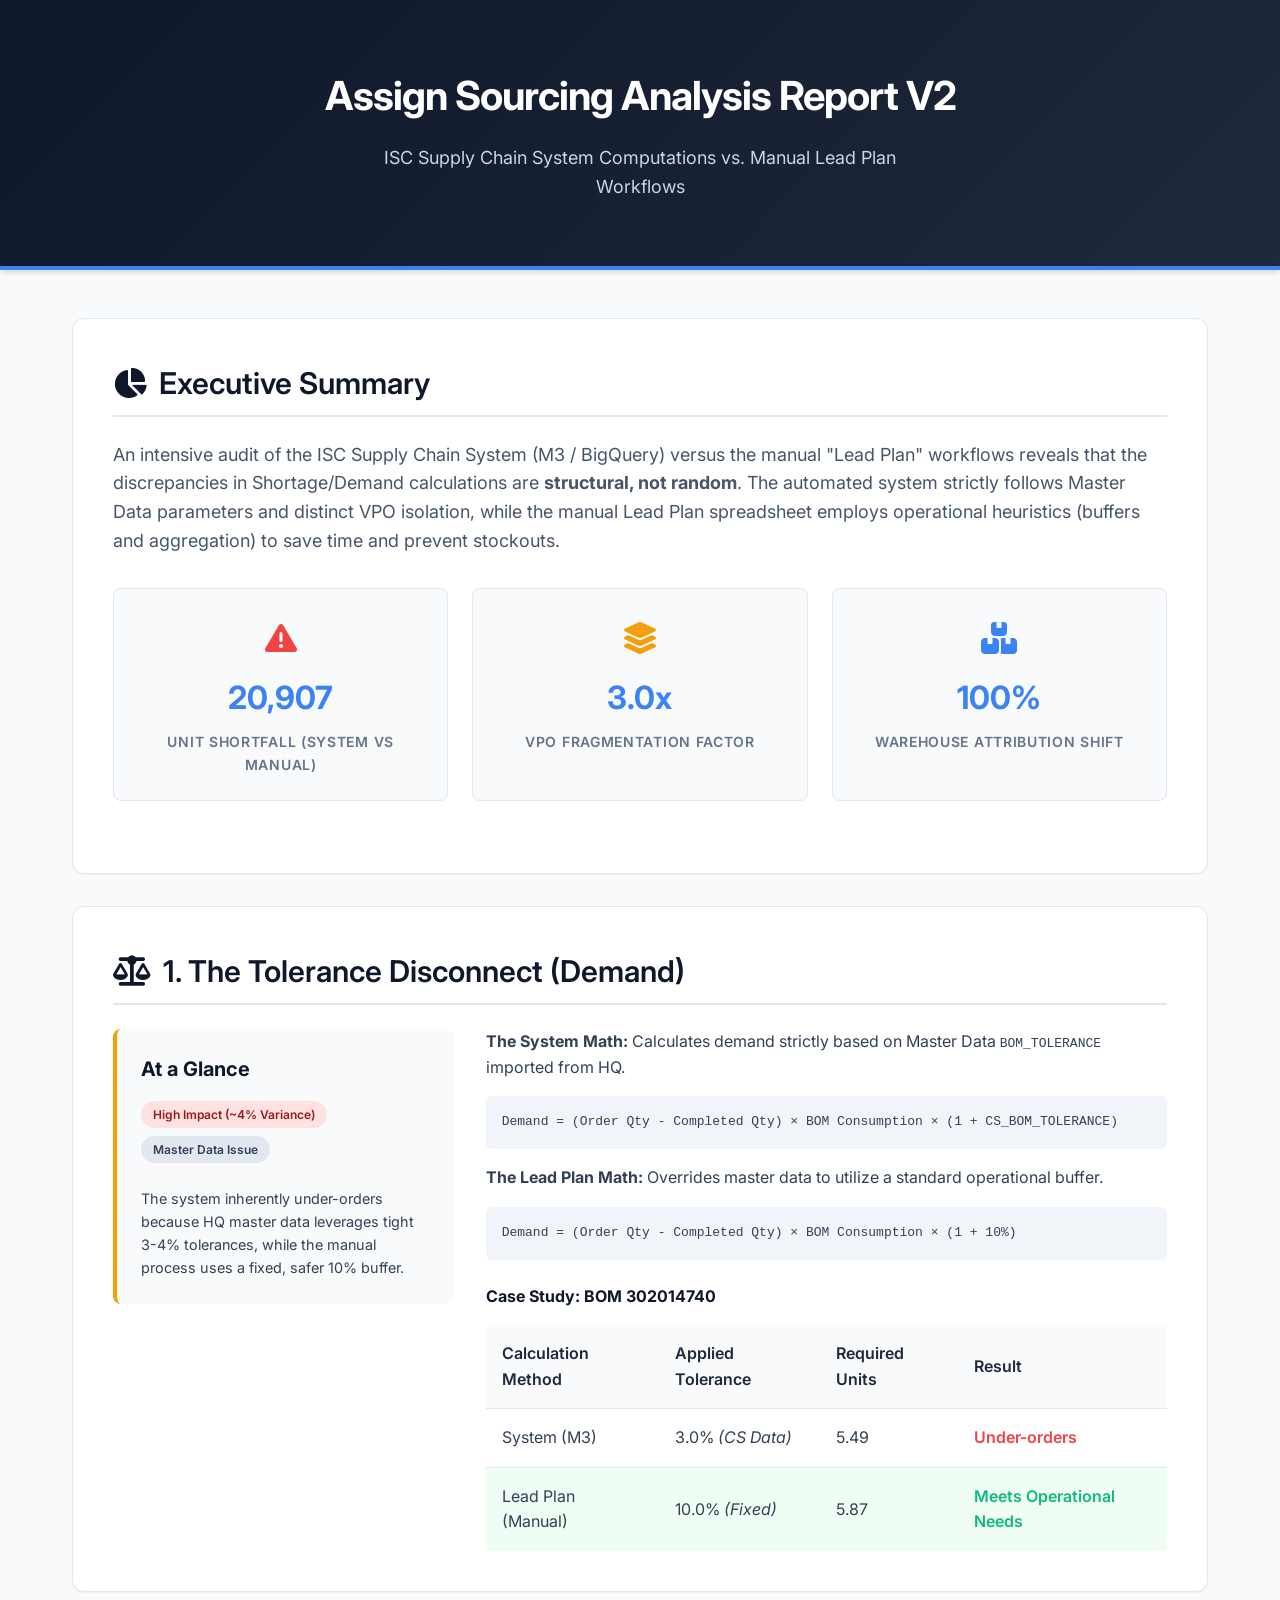
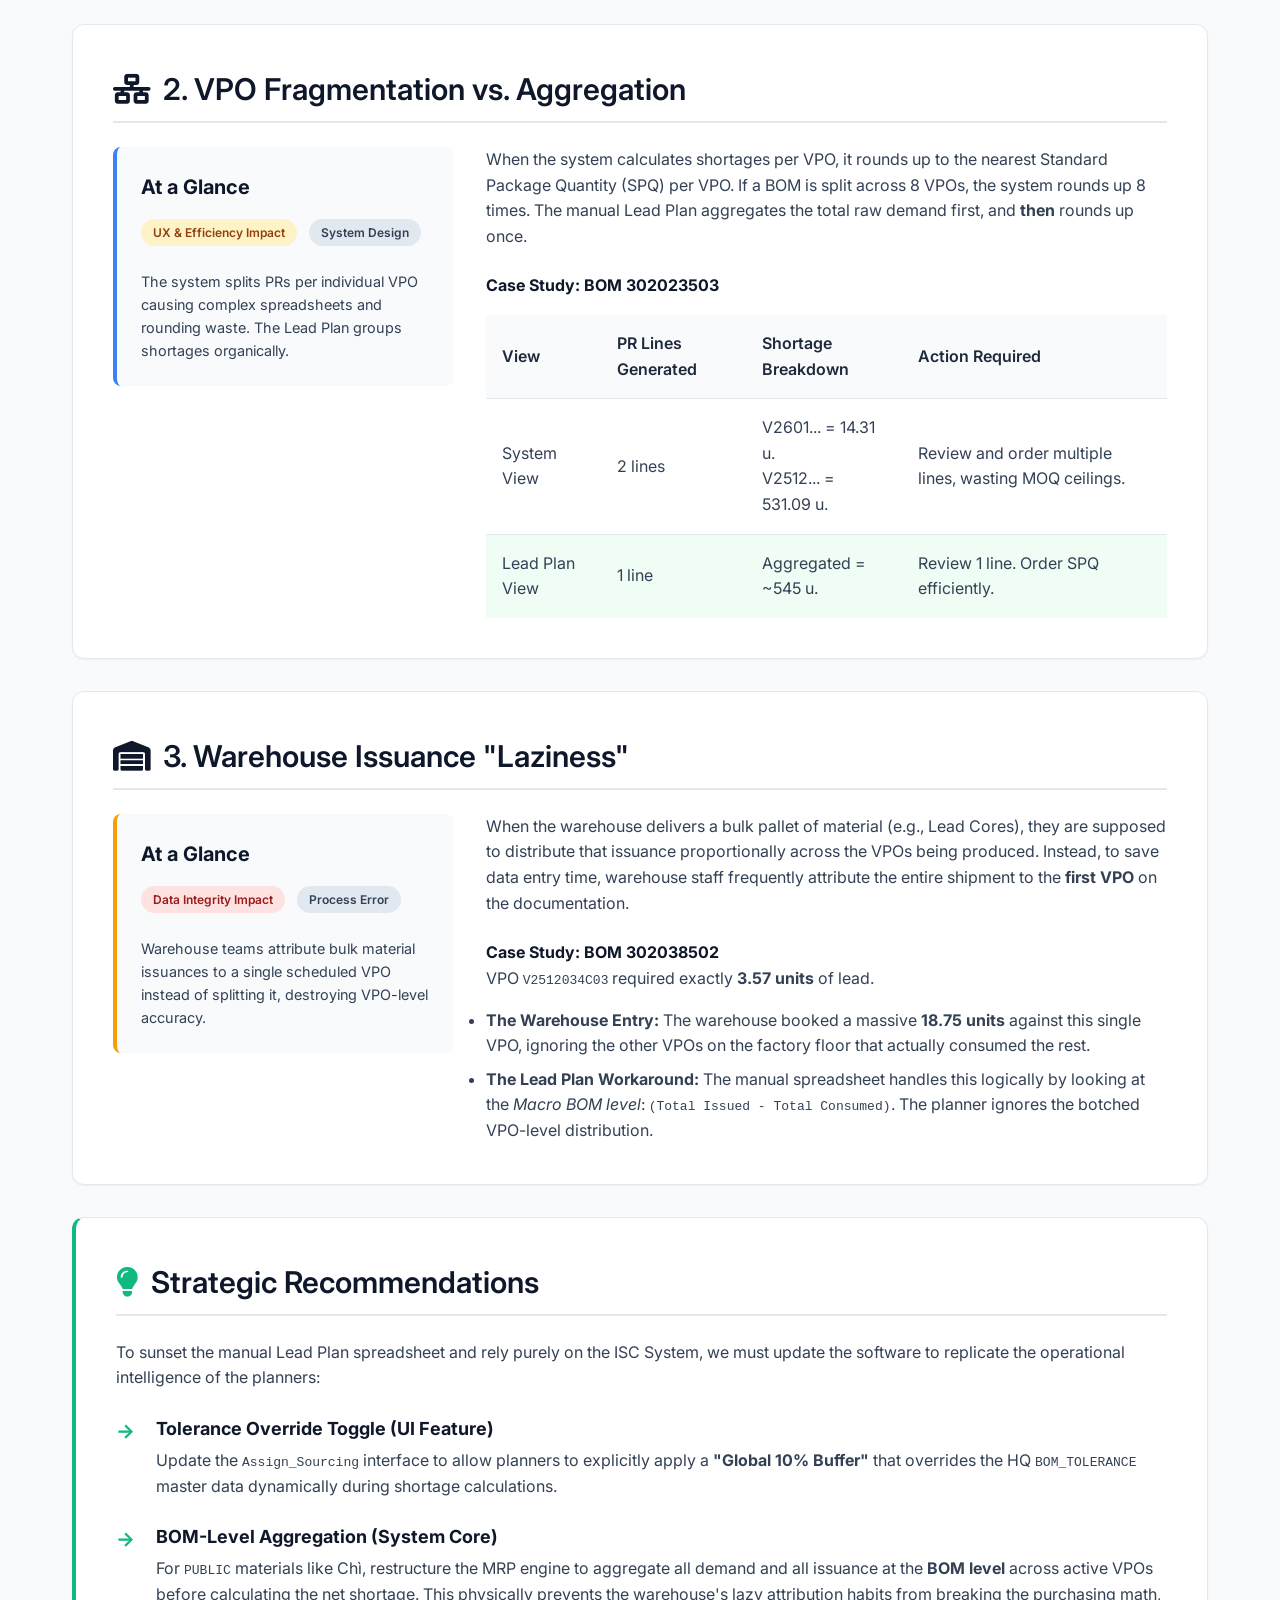
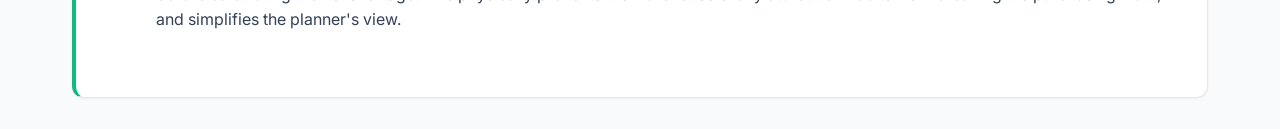
<file: AppScript/Assign_Sourcing_Analysis/Report/Report_V1/index.html>
<!DOCTYPE html>
<html lang="en">
<head>
    <meta charset="UTF-8">
    <meta name="viewport" content="width=device-width, initial-scale=1.0">
    <title>Assign Sourcing Analysis Report</title>
    <link rel="stylesheet" href="style.css">
    <!-- Load FontAwesome for icons -->
    <link rel="stylesheet" href="https://cdnjs.cloudflare.com/ajax/libs/font-awesome/6.4.0/css/all.min.css">
</head>
<body>

    <header>
        <div class="container">
            <h1>Assign Sourcing Analysis Report V2</h1>
            <p>ISC Supply Chain System Computations vs. Manual Lead Plan Workflows</p>
        </div>
    </header>

    <main class="container">

        <!-- Executive Summary Section -->
        <section id="executive-summary">
            <h2 class="section-title"><i class="fas fa-chart-pie"></i> Executive Summary</h2>
            <p style="font-size: 1.125rem; color: #475569; margin-bottom: 2rem;">
                An intensive audit of the ISC Supply Chain System (M3 / BigQuery) versus the manual "Lead Plan" workflows reveals that the discrepancies in Shortage/Demand calculations are <strong>structural, not random</strong>. The automated system strictly follows Master Data parameters and distinct VPO isolation, while the manual Lead Plan spreadsheet employs operational heuristics (buffers and aggregation) to save time and prevent stockouts.
            </p>

            <div class="metrics-grid">
                <div class="metric-card">
                    <div class="metric-icon" style="color: var(--danger-color);"><i class="fas fa-exclamation-triangle"></i></div>
                    <div class="metric-value">20,907</div>
                    <div class="metric-label">Unit Shortfall (System vs Manual)</div>
                </div>
                <div class="metric-card">
                    <div class="metric-icon" style="color: var(--warning-color);"><i class="fas fa-layer-group"></i></div>
                    <div class="metric-value">3.0x</div>
                    <div class="metric-label">VPO Fragmentation Factor</div>
                </div>
                <div class="metric-card">
                    <div class="metric-icon" style="color: var(--secondary-color);"><i class="fas fa-boxes"></i></div>
                    <div class="metric-value">100%</div>
                    <div class="metric-label">Warehouse Attribution Shift</div>
                </div>
            </div>
        </section>

        <!-- P1: Tolerance Disconnect -->
        <section id="problem-1">
            <h2 class="section-title"><i class="fas fa-balance-scale"></i> 1. The Tolerance Disconnect (Demand)</h2>
            <div class="problem-card">
                <div class="problem-sidebar warning">
                    <h3>At a Glance</h3>
                    <span class="tag high-impact">High Impact (~4% Variance)</span>
                    <span class="tag">Master Data Issue</span>
                    <p style="margin-top: 1rem; font-size: 0.9rem;">
                        The system inherently under-orders because HQ master data leverages tight 3-4% tolerances, while the manual process uses a fixed, safer 10% buffer.
                    </p>
                </div>
                <div class="problem-content">
                    <p><strong>The System Math:</strong> Calculates demand strictly based on Master Data <code>BOM_TOLERANCE</code> imported from HQ.</p>
                    <p style="background: #f1f5f9; padding: 1rem; border-radius: 6px; font-family: monospace; margin: 1rem 0;">Demand = (Order Qty - Completed Qty) &times; BOM Consumption &times; (1 + CS_BOM_TOLERANCE)</p>
                    <p><strong>The Lead Plan Math:</strong> Overrides master data to utilize a standard operational buffer.</p>
                    <p style="background: #f1f5f9; padding: 1rem; border-radius: 6px; font-family: monospace; margin: 1rem 0;">Demand = (Order Qty - Completed Qty) &times; BOM Consumption &times; (1 + 10%)</p>
                    
                    <h4 style="margin-top: 1.5rem; color: var(--primary-color);">Case Study: BOM 302014740</h4>
                    <table class="comparison-table">
                        <tr>
                            <th>Calculation Method</th>
                            <th>Applied Tolerance</th>
                            <th>Required Units</th>
                            <th>Result</th>
                        </tr>
                        <tr>
                            <td>System (M3)</td>
                            <td>3.0% <em>(CS Data)</em></td>
                            <td>5.49</td>
                            <td style="color: var(--danger-color); font-weight: 600;">Under-orders</td>
                        </tr>
                        <tr class="highlight-row">
                            <td>Lead Plan (Manual)</td>
                            <td>10.0% <em>(Fixed)</em></td>
                            <td>5.87</td>
                            <td style="color: var(--accent-color); font-weight: 600;">Meets Operational Needs</td>
                        </tr>
                    </table>
                </div>
            </div>
        </section>

        <!-- P2: VPO Fragmentation -->
        <section id="problem-2">
            <h2 class="section-title"><i class="fas fa-network-wired"></i> 2. VPO Fragmentation vs. Aggregation</h2>
            <div class="problem-card">
                <div class="problem-sidebar info">
                    <h3>At a Glance</h3>
                    <span class="tag medium-impact">UX & Efficiency Impact</span>
                    <span class="tag">System Design</span>
                    <p style="margin-top: 1rem; font-size: 0.9rem;">
                        The system splits PRs per individual VPO causing complex spreadsheets and rounding waste. The Lead Plan groups shortages organically.
                    </p>
                </div>
                <div class="problem-content">
                    <p>When the system calculates shortages per VPO, it rounds up to the nearest Standard Package Quantity (SPQ) per VPO. If a BOM is split across 8 VPOs, the system rounds up 8 times. The manual Lead Plan aggregates the total raw demand first, and <strong>then</strong> rounds up once.</p>
                    
                    <h4 style="margin-top: 1.5rem; color: var(--primary-color);">Case Study: BOM 302023503</h4>
                    <table class="comparison-table">
                        <tr>
                            <th>View</th>
                            <th>PR Lines Generated</th>
                            <th>Shortage Breakdown</th>
                            <th>Action Required</th>
                        </tr>
                        <tr>
                            <td>System View</td>
                            <td>2 lines</td>
                            <td>V2601... = 14.31 u.<br>V2512... = 531.09 u.</td>
                            <td>Review and order multiple lines, wasting MOQ ceilings.</td>
                        </tr>
                        <tr class="highlight-row">
                            <td>Lead Plan View</td>
                            <td>1 line</td>
                            <td>Aggregated = ~545 u.</td>
                            <td>Review 1 line. Order SPQ efficiently.</td>
                        </tr>
                    </table>
                </div>
            </div>
        </section>

        <!-- P3: Warehouse Issuance -->
        <section id="problem-3">
            <h2 class="section-title"><i class="fas fa-warehouse"></i> 3. Warehouse Issuance "Laziness"</h2>
            <div class="problem-card">
                <div class="problem-sidebar warning">
                    <h3>At a Glance</h3>
                    <span class="tag high-impact">Data Integrity Impact</span>
                    <span class="tag">Process Error</span>
                    <p style="margin-top: 1rem; font-size: 0.9rem;">
                        Warehouse teams attribute bulk material issuances to a single scheduled VPO instead of splitting it, destroying VPO-level accuracy.
                    </p>
                </div>
                <div class="problem-content">
                    <p>When the warehouse delivers a bulk pallet of material (e.g., Lead Cores), they are supposed to distribute that issuance proportionally across the VPOs being produced. Instead, to save data entry time, warehouse staff frequently attribute the entire shipment to the <strong>first VPO</strong> on the documentation.</p>
                    
                    <h4 style="margin-top: 1.5rem; color: var(--primary-color);">Case Study: BOM 302038502</h4>
                    <p style="margin-bottom: 1rem;">VPO <code>V2512034C03</code> required exactly <strong>3.57 units</strong> of lead.</p>
                    <ul>
                        <li style="margin-bottom: 0.5rem;"><strong>The Warehouse Entry:</strong> The warehouse booked a massive <strong>18.75 units</strong> against this single VPO, ignoring the other VPOs on the factory floor that actually consumed the rest.</li>
                        <li><strong>The Lead Plan Workaround:</strong> The manual spreadsheet handles this logically by looking at the <em>Macro BOM level</em>: <code>(Total Issued - Total Consumed)</code>. The planner ignores the botched VPO-level distribution.</li>
                    </ul>
                </div>
            </div>
        </section>

        <!-- Strategic Recommendations -->
        <section id="recommendations" style="border-left: 4px solid var(--accent-color);">
            <h2 class="section-title"><i class="fas fa-lightbulb" style="color: var(--accent-color);"></i> Strategic Recommendations</h2>
            <p style="margin-bottom: 1.5rem;">To sunset the manual Lead Plan spreadsheet and rely purely on the ISC System, we must update the software to replicate the operational intelligence of the planners:</p>
            
            <ul class="recommendations-list">
                <li>
                    <h4>Tolerance Override Toggle (UI Feature)</h4>
                    <p>Update the <code>Assign_Sourcing</code> interface to allow planners to explicitly apply a <strong>"Global 10% Buffer"</strong> that overrides the HQ <code>BOM_TOLERANCE</code> master data dynamically during shortage calculations.</p>
                </li>
                <li>
                    <h4>BOM-Level Aggregation (System Core)</h4>
                    <p>For <code>PUBLIC</code> materials like Chì, restructure the MRP engine to aggregate all demand and all issuance at the <strong>BOM level</strong> across active VPOs before calculating the net shortage. This physically prevents the warehouse's lazy attribution habits from breaking the purchasing math, and simplifies the planner's view.</p>
                </li>
            </ul>
        </section>

    </main>
</body>
</html>
</file>
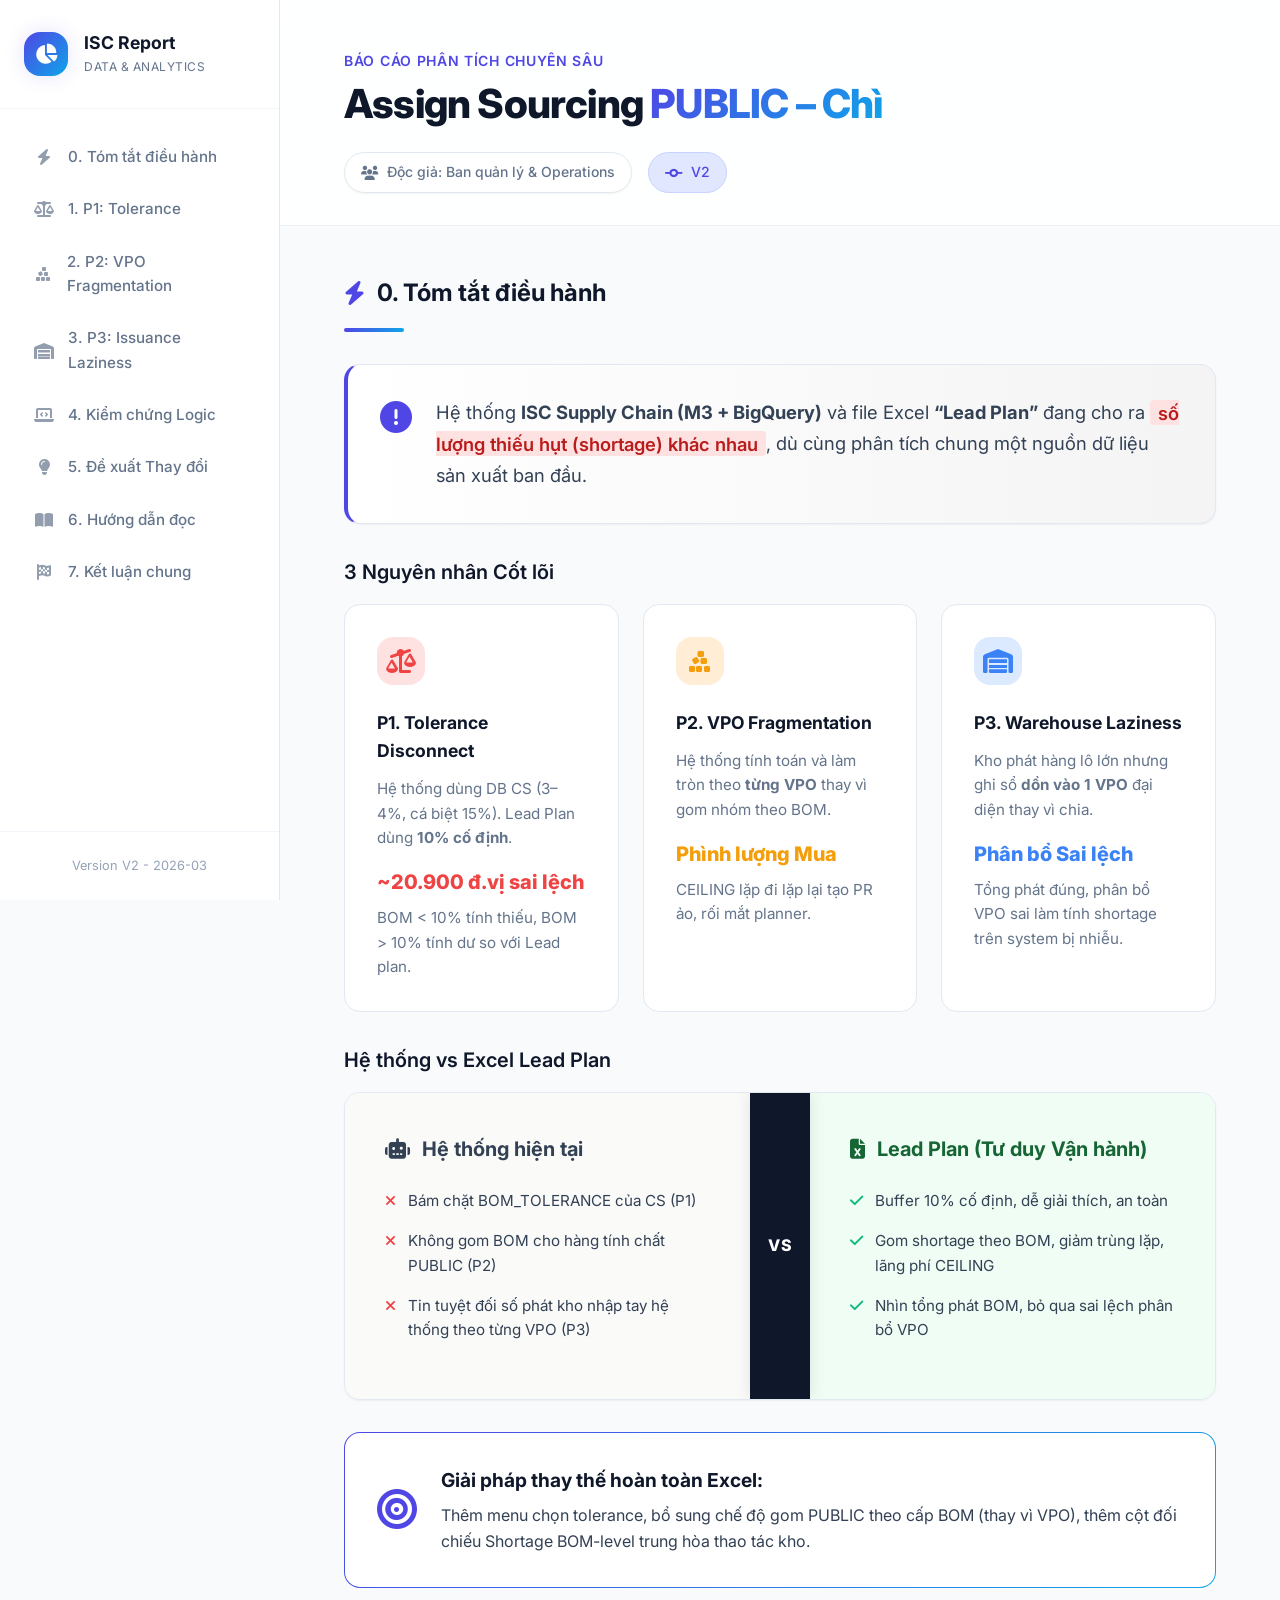
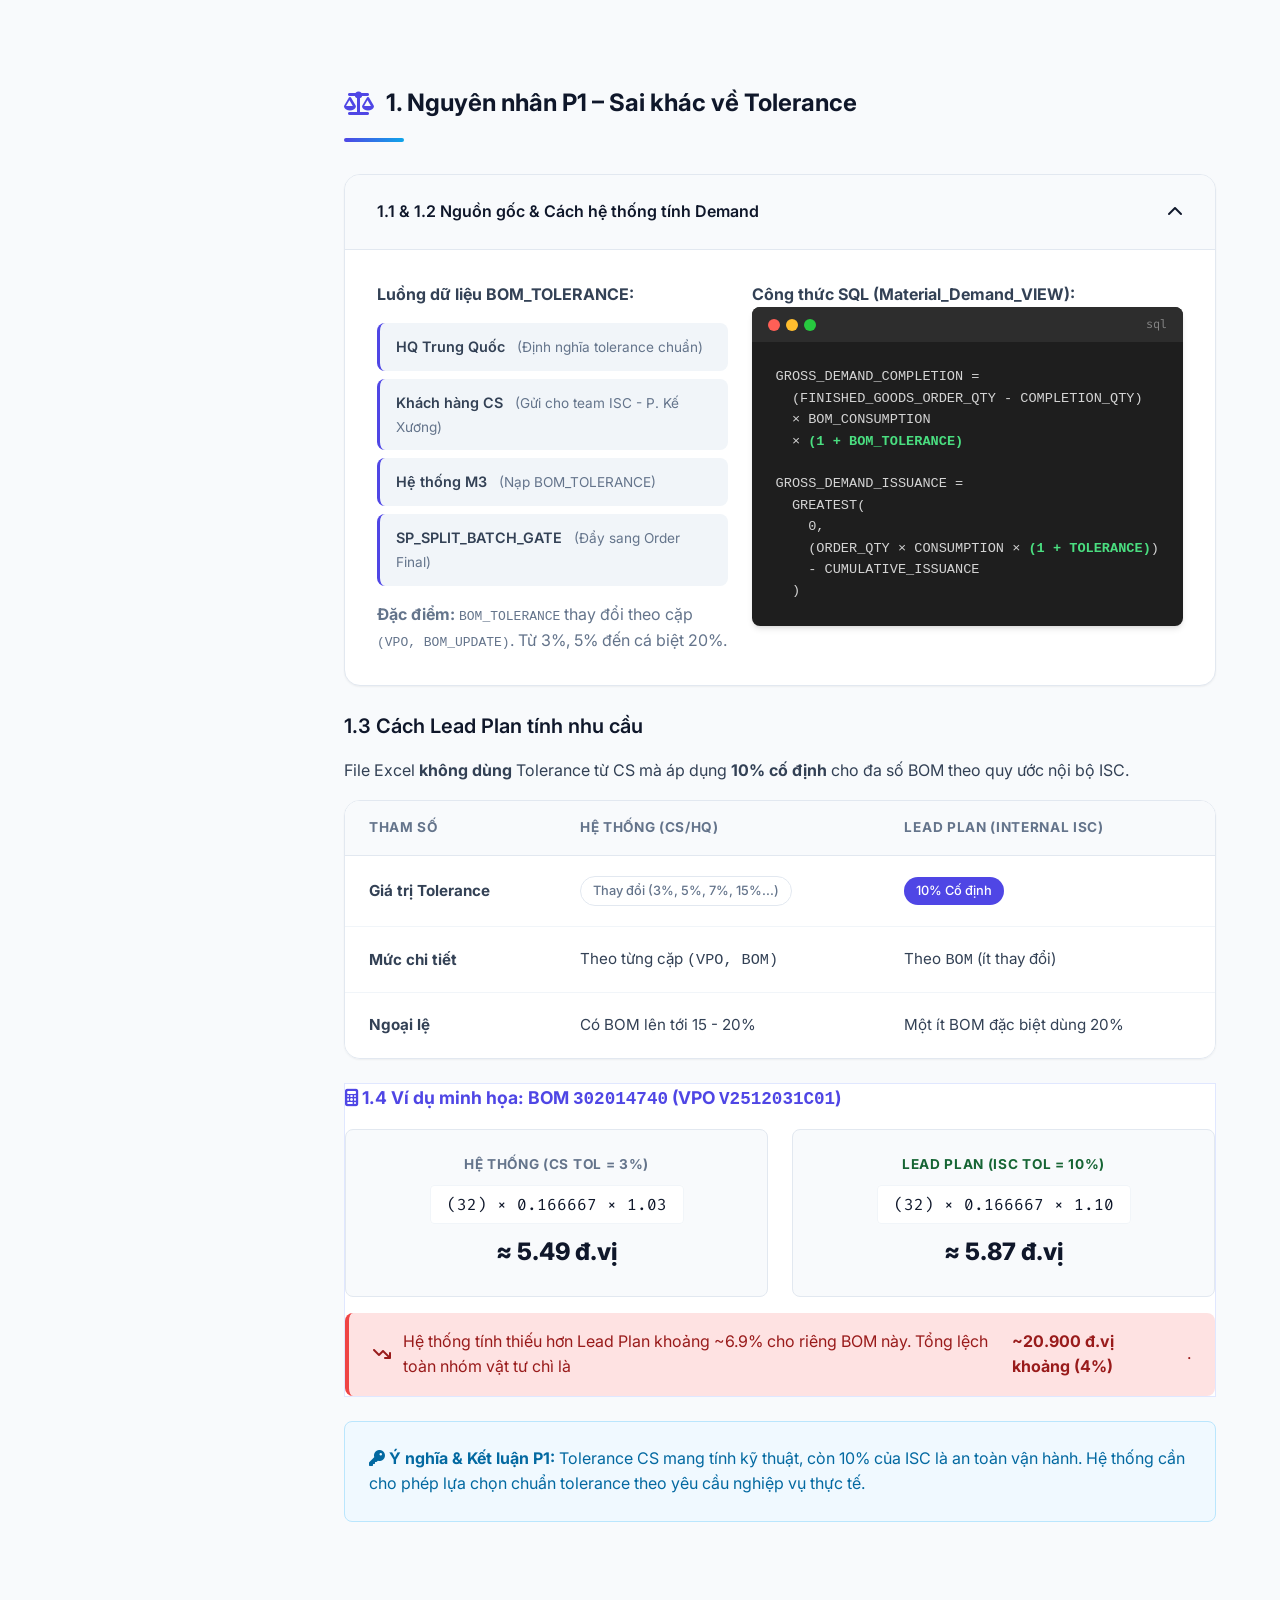
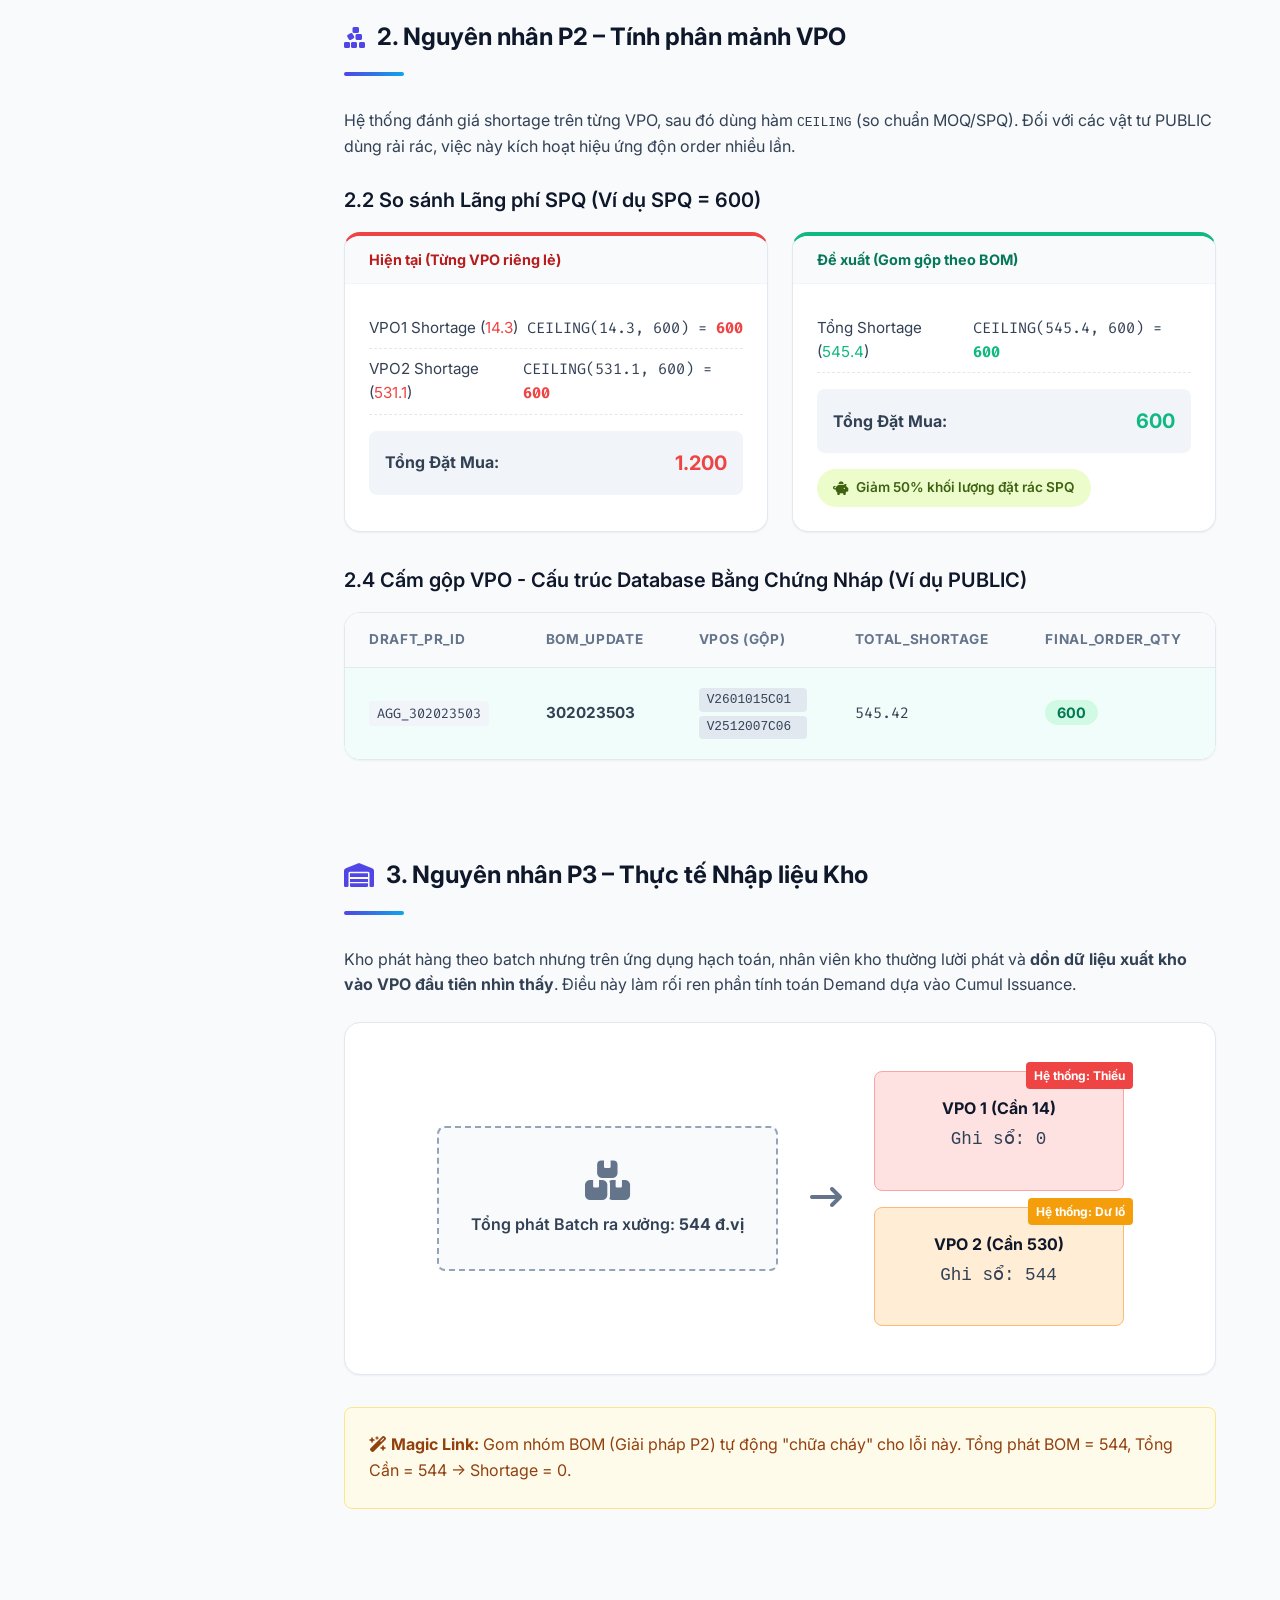
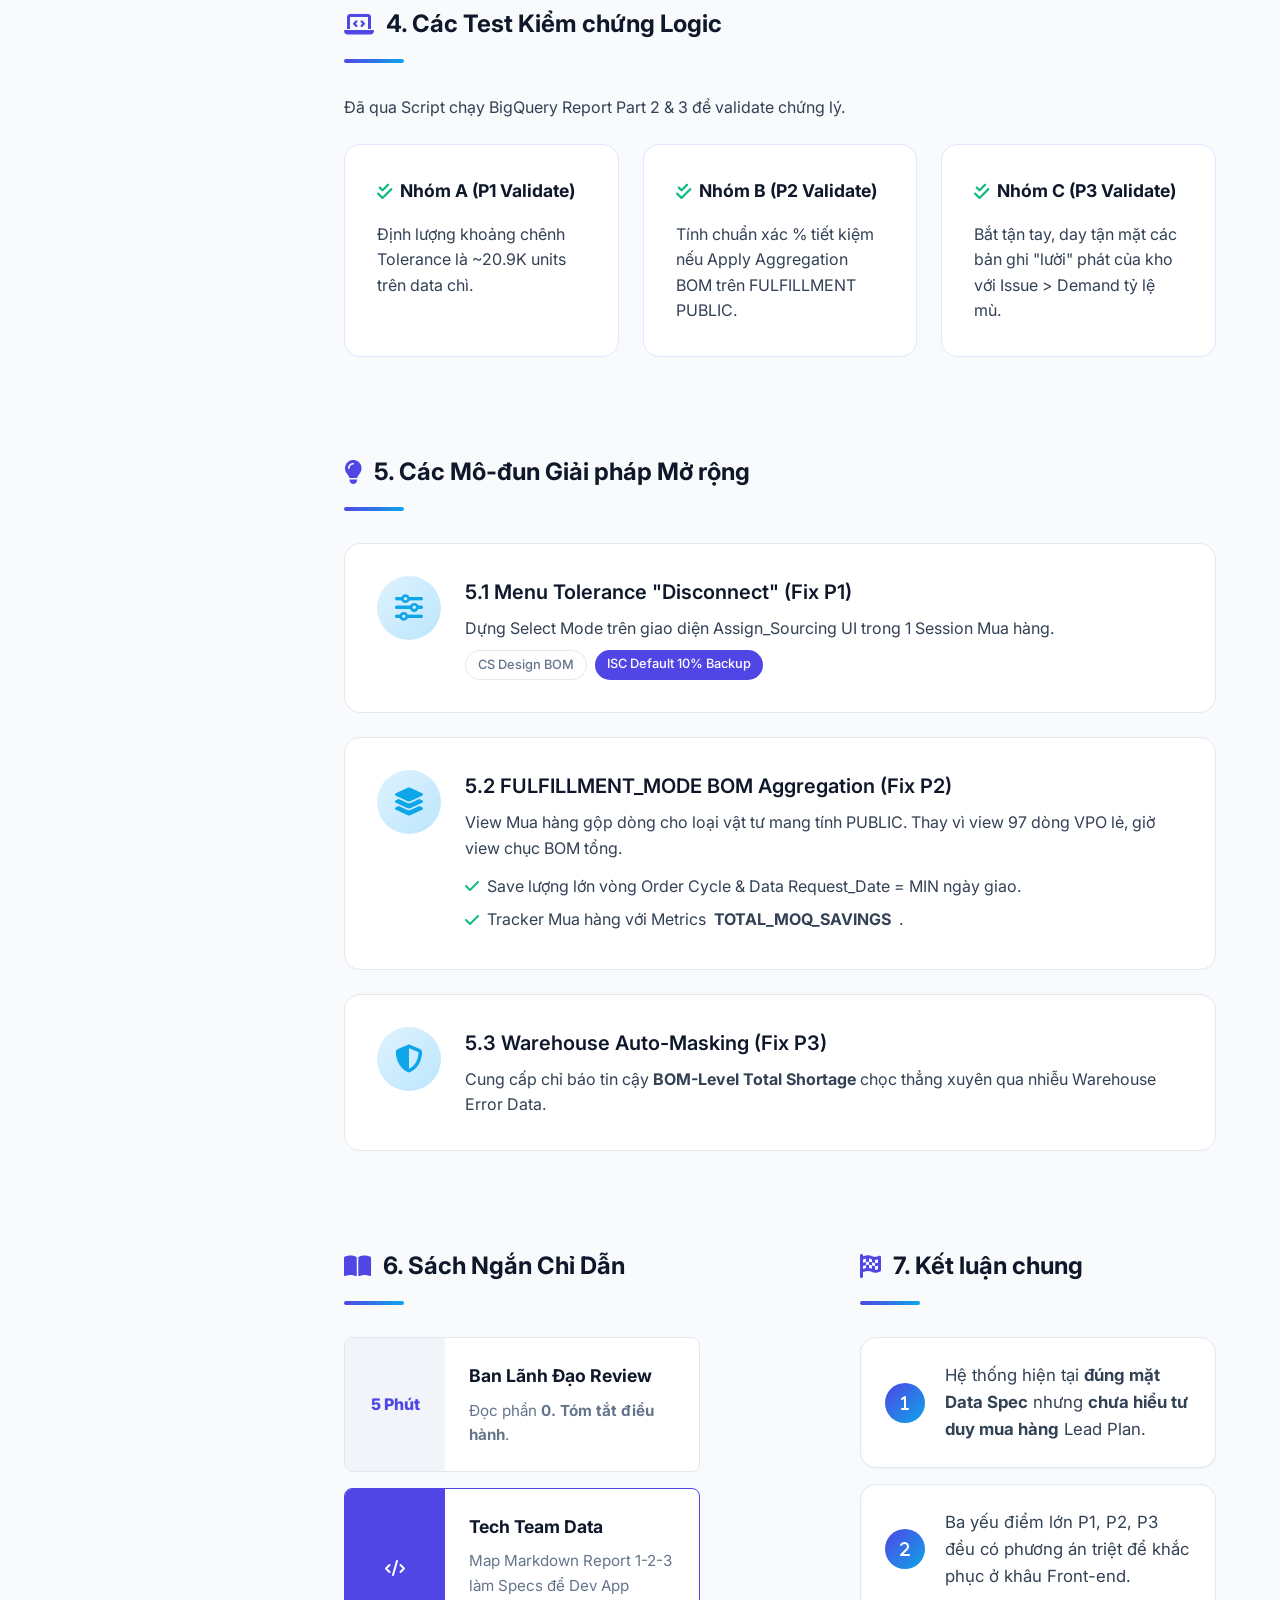
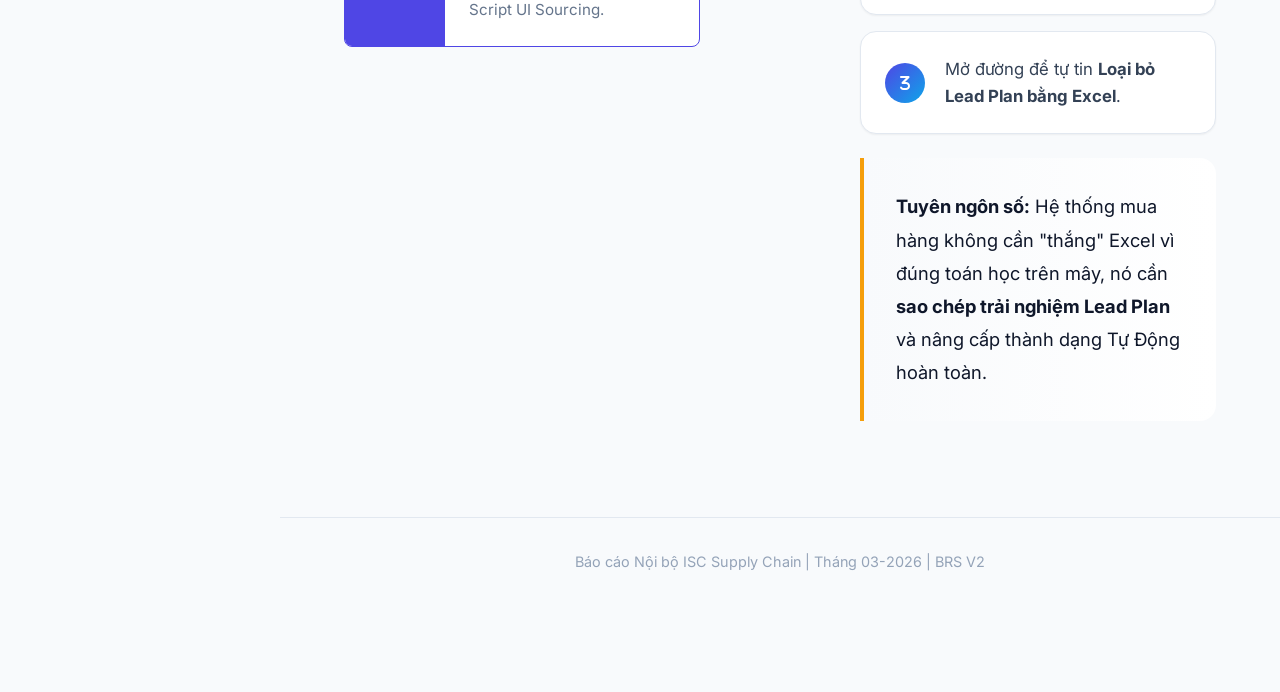
<file: AppScript/Assign_Sourcing_Analysis/Report/Report_V2/index.html>
<!DOCTYPE html>
<html lang="vi">
<head>
    <meta charset="UTF-8">
    <meta name="viewport" content="width=device-width, initial-scale=1.0">
    <meta name="description" content="Báo cáo phân tích hệ thống Assign Sourcing cho nhóm vật tư PUBLIC - Chì">
    <title>Báo cáo Phân tích Assign Sourcing | ISC Supply Chain</title>
    <link href="https://fonts.googleapis.com/css2?family=Inter:wght@300;400;500;600;700;800&family=Fira+Code:wght@400;500&display=swap" rel="stylesheet">
    <link rel="stylesheet" href="https://cdnjs.cloudflare.com/ajax/libs/font-awesome/6.4.0/css/all.min.css">
    <link rel="stylesheet" href="style.css">
</head>
<body>
    <nav class="sidebar">
        <div class="sidebar-header">
            <div class="logo-circle"><i class="fa-solid fa-chart-pie"></i></div>
            <div class="brand">
                <h2>ISC Report</h2>
                <p>Data & Analytics</p>
            </div>
        </div>
        <ul class="nav-links">
            <li><a href="#executive-summary" class="active"><span class="icon-wrap"><i class="fa-solid fa-bolt"></i></span> 0. Tóm tắt điều hành</a></li>
            <li><a href="#p1-tolerance"><span class="icon-wrap"><i class="fa-solid fa-scale-balanced"></i></span> 1. P1: Tolerance</a></li>
            <li><a href="#p2-vpo-fragmentation"><span class="icon-wrap"><i class="fa-solid fa-cubes-stacked"></i></span> 2. P2: VPO Fragmentation</a></li>
            <li><a href="#p3-warehouse"><span class="icon-wrap"><i class="fa-solid fa-warehouse"></i></span> 3. P3: Issuance Laziness</a></li>
            <li><a href="#logic-validation"><span class="icon-wrap"><i class="fa-solid fa-laptop-code"></i></span> 4. Kiểm chứng Logic</a></li>
            <li><a href="#solutions"><span class="icon-wrap"><i class="fa-solid fa-lightbulb"></i></span> 5. Đề xuất Thay đổi</a></li>
            <li><a href="#guide"><span class="icon-wrap"><i class="fa-solid fa-book-open"></i></span> 6. Hướng dẫn đọc</a></li>
            <li><a href="#conclusion"><span class="icon-wrap"><i class="fa-solid fa-flag-checkered"></i></span> 7. Kết luận chung</a></li>
        </ul>
        <div class="sidebar-footer">
            <p>Version V2 - 2026-03</p>
        </div>
    </nav>
    <main class="content">
        <header class="top-header" id="header">
            <div class="header-content">
                <div class="title-area">
                    <span class="eyebrow">Báo cáo phân tích chuyên sâu</span>
                    <h1>Assign Sourcing <span class="text-gradient">PUBLIC – Chì</span></h1>
                </div>
                <div class="badges">
                    <span class="badge badge-glass tooltip" data-tooltip="Ban lãnh đạo, phòng Kế hoạch SX, Kho, Mua hàng">
                        <i class="fa-solid fa-users"></i> Độc giả: Ban quản lý & Operations
                    </span>
                    <span class="badge badge-accent"><i class="fa-solid fa-code-commit"></i> V2</span>
                </div>
            </div>
        </header>

        <section id="executive-summary" class="section-container animate-on-scroll">
            <div class="section-header">
                <h2><i class="fa-solid fa-bolt"></i> 0. Tóm tắt điều hành</h2>
                <div class="divider"></div>
            </div>
            <div class="card glass-card standout-box mb-8">
                <i class="fa-solid fa-circle-exclamation box-icon"></i>
                <p class="lead-text">Hệ thống <strong>ISC Supply Chain (M3 + BigQuery)</strong> và file Excel <strong>“Lead Plan”</strong> đang cho ra <span class="highlight-danger">số lượng thiếu hụt (shortage) khác nhau</span>, dù cùng phân tích chung một nguồn dữ liệu sản xuất ban đầu.</p>
            </div>
            <h3 class="mb-4">3 Nguyên nhân Cốt lõi</h3>
            <div class="grid-3 mb-8">
                <div class="feature-card hover-lift">
                    <div class="card-icon bg-red-light"><i class="fa-solid fa-scale-unbalanced text-red"></i></div>
                    <h4>P1. Tolerance Disconnect</h4>
                    <p>Hệ thống dùng DB CS (3–4%, cá biệt 15%). Lead Plan dùng <strong>10% cố định</strong>.</p>
                    <div class="stat-highlight text-red">~20.900 đ.vị sai lệch</div>
                    <p class="small-text">BOM &lt; 10% tính thiếu, BOM &gt; 10% tính dư so với Lead plan.</p>
                </div>
                <div class="feature-card hover-lift">
                    <div class="card-icon bg-orange-light"><i class="fa-solid fa-cubes-stacked text-orange"></i></div>
                    <h4>P2. VPO Fragmentation</h4>
                    <p>Hệ thống tính toán và làm tròn theo <strong>từng VPO</strong> thay vì gom nhóm theo BOM.</p>
                    <div class="stat-highlight text-orange">Phình lượng Mua</div>
                    <p class="small-text">CEILING lặp đi lặp lại tạo PR ảo, rối mắt planner.</p>
                </div>
                <div class="feature-card hover-lift">
                    <div class="card-icon bg-blue-light"><i class="fa-solid fa-warehouse text-blue"></i></div>
                    <h4>P3. Warehouse Laziness</h4>
                    <p>Kho phát hàng lô lớn nhưng ghi sổ <strong>dồn vào 1 VPO</strong> đại diện thay vì chia.</p>
                    <div class="stat-highlight text-blue">Phân bổ Sai lệch</div>
                    <p class="small-text">Tổng phát đúng, phân bổ VPO sai làm tính shortage trên system bị nhiễu.</p>
                </div>
            </div>
            <h3 class="mb-4">Hệ thống vs Excel Lead Plan</h3>
            <div class="comparison-panel mb-8">
                <div class="comp-col system-side">
                    <div class="comp-header">
                        <i class="fa-solid fa-robot"></i> <span>Hệ thống hiện tại</span>
                    </div>
                    <ul>
                        <li><i class="fa-solid fa-xmark text-danger"></i> Bám chặt BOM_TOLERANCE của CS (P1)</li>
                        <li><i class="fa-solid fa-xmark text-danger"></i> Không gom BOM cho hàng tính chất PUBLIC (P2)</li>
                        <li><i class="fa-solid fa-xmark text-danger"></i> Tin tuyệt đối số phát kho nhập tay hệ thống theo từng VPO (P3)</li>
                    </ul>
                </div>
                <div class="comp-vs">VS</div>
                <div class="comp-col excel-side">
                    <div class="comp-header">
                        <i class="fa-solid fa-file-excel"></i> <span>Lead Plan (Tư duy Vận hành)</span>
                    </div>
                    <ul>
                        <li><i class="fa-solid fa-check text-success"></i> Buffer 10% cố định, dễ giải thích, an toàn</li>
                        <li><i class="fa-solid fa-check text-success"></i> Gom shortage theo BOM, giảm trùng lặp, lãng phí CEILING</li>
                        <li><i class="fa-solid fa-check text-success"></i> Nhìn tổng phát BOM, bỏ qua sai lệch phân bổ VPO</li>
                    </ul>
                </div>
            </div>
            <div class="action-box gradient-border">
                <div class="action-content">
                    <div class="action-icon"><i class="fa-solid fa-bullseye"></i></div>
                    <div>
                        <strong>Giải pháp thay thế hoàn toàn Excel:</strong>
                        <p>Thêm menu chọn tolerance, bổ sung chế độ gom PUBLIC theo cấp BOM (thay vì VPO), thêm cột đối chiếu Shortage BOM-level trung hòa thao tác kho.</p>
                    </div>
                </div>
            </div>
        </section>

        <section id="p1-tolerance" class="section-container animate-on-scroll">
            <div class="section-header">
                <h2><i class="fa-solid fa-scale-balanced"></i> 1. Nguyên nhân P1 – Sai khác về Tolerance</h2>
                <div class="divider"></div>
            </div>
            <details class="tech-accordion mb-6" open>
                <summary>1.1 & 1.2 Nguồn gốc & Cách hệ thống tính Demand <i class="fa-solid fa-chevron-down"></i></summary>
                <div class="accordion-content">
                    <div class="grid-2">
                        <div>
                            <h4>Luồng dữ liệu BOM_TOLERANCE:</h4>
                            <div class="flow-steps">
                                <div class="step">HQ Trung Quốc <span>(Định nghĩa tolerance chuẩn)</span></div>
                                <div class="step">Khách hàng CS <span>(Gửi cho team ISC - P. Kế Xương)</span></div>
                                <div class="step">Hệ thống M3 <span>(Nạp BOM_TOLERANCE)</span></div>
                                <div class="step">SP_SPLIT_BATCH_GATE <span>(Đẩy sang Order Final)</span></div>
                            </div>
                            <p class="mt-4 text-muted"><strong>Đặc điểm:</strong> <code>BOM_TOLERANCE</code> thay đổi theo cặp <code>(VPO, BOM_UPDATE)</code>. Từ 3%, 5% đến cá biệt 20%.</p>
                        </div>
                        <div>
                            <h4>Công thức SQL (Material_Demand_VIEW):</h4>
                            <div class="code-mac">
                                <div class="mac-header">
                                    <span class="mac-btn red"></span><span class="mac-btn yellow"></span><span class="mac-btn green"></span>
                                    <span class="mac-title">sql</span>
                                </div>
                                <pre><code>GROSS_DEMAND_COMPLETION =
  (FINISHED_GOODS_ORDER_QTY - COMPLETION_QTY)
  × BOM_CONSUMPTION
  × <span class="code-highlight">(1 + BOM_TOLERANCE)</span>

GROSS_DEMAND_ISSUANCE =
  GREATEST(
    0,
    (ORDER_QTY × CONSUMPTION × <span class="code-highlight">(1 + TOLERANCE)</span>)
    - CUMULATIVE_ISSUANCE
  )</code></pre>
                            </div>
                        </div>
                    </div>
                </div>
            </details>
            <h3 class="mb-4">1.3 Cách Lead Plan tính nhu cầu</h3>
            <p class="mb-4">File Excel <strong>không dùng</strong> Tolerance từ CS mà áp dụng <strong>10% cố định</strong> cho đa số BOM theo quy ước nội bộ ISC.</p>
            <div class="table-container mb-6 wrapper-border">
                <table class="modern-table">
                    <thead>
                        <tr>
                            <th>Tham số</th>
                            <th>Hệ thống (CS/HQ)</th>
                            <th>Lead Plan (Internal ISC)</th>
                        </tr>
                    </thead>
                    <tbody>
                        <tr>
                            <td><strong>Giá trị Tolerance</strong></td>
                            <td><span class="tag tag-outline">Thay đổi (3%, 5%, 7%, 15%...)</span></td>
                            <td><span class="tag tag-solid">10% Cố định</span></td>
                        </tr>
                        <tr>
                            <td><strong>Mức chi tiết</strong></td>
                            <td>Theo từng cặp <code>(VPO, BOM)</code></td>
                            <td>Theo <code>BOM</code> (ít thay đổi)</td>
                        </tr>
                        <tr>
                            <td><strong>Ngoại lệ</strong></td>
                            <td>Có BOM lên tới 15 - 20%</td>
                            <td>Một ít BOM đặc biệt dùng 20%</td>
                        </tr>
                    </tbody>
                </table>
            </div>
            <div class="card info-card mb-6">
                <h4><i class="fa-solid fa-calculator"></i> 1.4 Ví dụ minh họa: BOM <code>302014740</code> (VPO <code>V2512031C01</code>)</h4>
                <div class="grid-2 mt-4">
                    <div class="calc-box">
                        <div class="calc-title system">Hệ thống (CS Tol = 3%)</div>
                        <div class="formula"><code>(32) × 0.166667 × 1.03</code></div>
                        <div class="result">≈ 5.49 đ.vị</div>
                    </div>
                    <div class="calc-box">
                        <div class="calc-title excel">Lead Plan (ISC Tol = 10%)</div>
                        <div class="formula"><code>(32) × 0.166667 × 1.10</code></div>
                        <div class="result">≈ 5.87 đ.vị</div>
                    </div>
                </div>
                <div class="alert alert-danger mt-4">
                    <i class="fa-solid fa-arrow-trend-down"></i> Hệ thống tính thiếu hơn Lead Plan khoảng ~6.9% cho riêng BOM này. Tổng lệch toàn nhóm vật tư chì là <strong>~20.900 đ.vị khoảng (4%)</strong>.
                </div>
            </div>
            <div class="takeaway-box mt-4">
                <strong><i class="fa-solid fa-key"></i> Ý nghĩa & Kết luận P1:</strong> Tolerance CS mang tính kỹ thuật, còn 10% của ISC là an toàn vận hành. Hệ thống cần cho phép lựa chọn chuẩn tolerance theo yêu cầu nghiệp vụ thực tế.
            </div>
        </section>

        <section id="p2-vpo-fragmentation" class="section-container animate-on-scroll">
            <div class="section-header">
                <h2><i class="fa-solid fa-cubes-stacked"></i> 2. Nguyên nhân P2 – Tính phân mảnh VPO</h2>
                <div class="divider"></div>
            </div>
            <p class="mb-6">Hệ thống đánh giá shortage trên từng VPO, sau đó dùng hàm <code>CEILING</code> (so chuẩn MOQ/SPQ). Đối với các vật tư PUBLIC dùng rải rác, việc này kích hoạt hiệu ứng độn order nhiều lần.</p>
            <h3 class="mb-4">2.2 So sánh Lãng phí SPQ (Ví dụ SPQ = 600)</h3>
            <div class="grid-2 mb-8">
                <div class="scenario-card negative">
                    <div class="scenario-badge">Hiện tại (Từng VPO riêng lẻ)</div>
                    <div class="scenario-content">
                        <div class="item-row">
                            <span>VPO1 Shortage (<span class="text-danger">14.3</span>) </span>
                            <span class="math">CEILING(14.3, 600) = <strong class="text-danger">600</strong></span>
                        </div>
                        <div class="item-row">
                            <span>VPO2 Shortage (<span class="text-danger">531.1</span>) </span>
                            <span class="math">CEILING(531.1, 600) = <strong class="text-danger">600</strong></span>
                        </div>
                        <div class="total-row">
                            <span>Tổng Đặt Mua:</span>
                            <span class="total-val text-danger">1.200</span>
                        </div>
                    </div>
                </div>
                <div class="scenario-card positive">
                    <div class="scenario-badge">Đề xuất (Gom gộp theo BOM)</div>
                    <div class="scenario-content">
                        <div class="item-row">
                            <span>Tổng Shortage (<span class="text-success">545.4</span>) </span>
                            <span class="math">CEILING(545.4, 600) = <strong class="text-success">600</strong></span>
                        </div>
                        <div class="total-row">
                            <span>Tổng Đặt Mua:</span>
                            <span class="total-val text-success">600</span>
                        </div>
                        <div class="saving-chip"><i class="fa-solid fa-piggy-bank"></i> Giảm 50% khối lượng đặt rác SPQ</div>
                    </div>
                </div>
            </div>
            <h3 class="mb-4">2.4 Cấm gộp VPO - Cấu trúc Database Bằng Chứng Nháp (Ví dụ PUBLIC)</h3>
            <div class="table-container wrapper-border">
                <table class="modern-table">
                    <thead>
                        <tr>
                            <th>DRAFT_PR_ID</th>
                            <th>BOM_UPDATE</th>
                            <th>VPOs (Gộp)</th>
                            <th>TOTAL_SHORTAGE</th>
                            <th>FINAL_ORDER_QTY</th>
                        </tr>
                    </thead>
                    <tbody>
                        <tr class="highlight-row">
                            <td><span class="id-token">AGG_302023503</span></td>
                            <td><strong>302023503</strong></td>
                            <td>
                                <div class="vpo-tags">
                                    <span class="vpo-tag">V2601015C01</span>
                                    <span class="vpo-tag">V2512007C06</span>
                                </div>
                            </td>
                            <td><span class="font-mono">545.42</span></td>
                            <td><span class="status-pill success">600</span></td>
                        </tr>
                    </tbody>
                </table>
            </div>
        </section>

        <section id="p3-warehouse" class="section-container animate-on-scroll">
            <div class="section-header">
                <h2><i class="fa-solid fa-warehouse"></i> 3. Nguyên nhân P3 – Thực tế Nhập liệu Kho</h2>
                <div class="divider"></div>
            </div>
            <p class="mb-6">Kho phát hàng theo batch nhưng trên ứng dụng hạch toán, nhân viên kho thường lười phát và <strong>dồn dữ liệu xuất kho vào VPO đầu tiên nhìn thấy</strong>. Điều này làm rối ren phần tính toán Demand dựa vào Cumul Issuance.</p>
            <div class="visual-flow mb-8">
                <div class="warehouse-box">
                    <i class="fa-solid fa-boxes-stacked"></i>
                    <span>Tổng phát Batch ra xưởng: <strong>544 đ.vị</strong></span>
                </div>
                <div class="flow-arrows">
                    <i class="fa-solid fa-arrow-right-long text-muted"></i>
                </div>
                <div class="system-boxes">
                    <div class="sys-box error">
                        <div class="sys-title">VPO 1 (Cần 14)</div>
                        <div class="sys-val">Ghi sổ: 0</div>
                        <div class="badge-status">Hệ thống: Thiếu</div>
                    </div>
                    <div class="sys-box warning">
                        <div class="sys-title">VPO 2 (Cần 530)</div>
                        <div class="sys-val">Ghi sổ: 544</div>
                        <div class="badge-status">Hệ thống: Dư lố</div>
                    </div>
                </div>
            </div>
            <div class="takeaway-box alt">
                <strong><i class="fa-solid fa-wand-magic-sparkles"></i> Magic Link:</strong> Gom nhóm BOM (Giải pháp P2) tự động "chữa cháy" cho lỗi này. Tổng phát BOM = 544, Tổng Cần = 544 -> Shortage = 0.
            </div>
        </section>

        <section id="logic-validation" class="section-container animate-on-scroll">
            <div class="section-header">
                <h2><i class="fa-solid fa-laptop-code"></i> 4. Các Test Kiểm chứng Logic</h2>
                <div class="divider"></div>
            </div>
            <p class="mb-6">Đã qua Script chạy BigQuery Report Part 2 & 3 để validate chứng lý.</p>
            <div class="validation-grid">
                <div class="val-card">
                    <div class="val-icon"><i class="fa-solid fa-check-double text-success"></i> Nhóm A (P1 Validate)</div>
                    <p>Định lượng khoảng chênh Tolerance là ~20.9K units trên data chì.</p>
                </div>
                <div class="val-card">
                    <div class="val-icon"><i class="fa-solid fa-check-double text-success"></i> Nhóm B (P2 Validate)</div>
                    <p>Tính chuẩn xác % tiết kiệm nếu Apply Aggregation BOM trên FULFILLMENT PUBLIC.</p>
                </div>
                <div class="val-card">
                    <div class="val-icon"><i class="fa-solid fa-check-double text-success"></i> Nhóm C (P3 Validate)</div>
                    <p>Bắt tận tay, day tận mặt các bản ghi "lười" phát của kho với Issue > Demand tỷ lệ mù.</p>
                </div>
            </div>
        </section>

        <section id="solutions" class="section-container animate-on-scroll">
            <div class="section-header">
                <h2><i class="fa-solid fa-lightbulb"></i> 5. Các Mô-đun Giải pháp Mở rộng</h2>
                <div class="divider"></div>
            </div>
            <div class="solutions-list">
                <div class="solution-item">
                    <div class="sol-icon"><i class="fa-solid fa-sliders"></i></div>
                    <div class="sol-content">
                        <h3>5.1 Menu Tolerance "Disconnect" (Fix P1)</h3>
                        <p>Dựng Select Mode trên giao diện Assign_Sourcing UI trong 1 Session Mua hàng.</p>
                        <div class="tags mt-2">
                            <span class="tag tag-outline">CS Design BOM</span>
                            <span class="tag tag-solid">ISC Default 10% Backup</span>
                        </div>
                    </div>
                </div>
                <div class="solution-item">
                    <div class="sol-icon"><i class="fa-solid fa-layer-group"></i></div>
                    <div class="sol-content">
                        <h3>5.2 FULFILLMENT_MODE BOM Aggregation (Fix P2)</h3>
                        <p>View Mua hàng gộp dòng cho loại vật tư mang tính PUBLIC. Thay vì view 97 dòng VPO lẻ, giờ view chục BOM tổng.</p>
                        <ul class="clean-list mt-2">
                            <li><i class="fa-solid fa-check text-success"></i> Save lượng lớn vòng Order Cycle & Data Request_Date = MIN ngày giao.</li>
                            <li><i class="fa-solid fa-check text-success"></i> Tracker Mua hàng với Metrics <b>TOTAL_MOQ_SAVINGS</b>.</li>
                        </ul>
                    </div>
                </div>
                <div class="solution-item">
                    <div class="sol-icon"><i class="fa-solid fa-shield-halved"></i></div>
                    <div class="sol-content">
                        <h3>5.3 Warehouse Auto-Masking (Fix P3)</h3>
                        <p>Cung cấp chỉ báo tin cậy <strong>BOM-Level Total Shortage</strong> chọc thẳng xuyên qua nhiễu Warehouse Error Data.</p>
                    </div>
                </div>
            </div>
        </section>

        <div class="grid-2 gap-8">
            <section id="guide" class="section-container animate-on-scroll mb-0">
                <div class="section-header">
                    <h2><i class="fa-solid fa-book-open"></i> 6. Sách Ngắn Chỉ Dẫn</h2>
                    <div class="divider"></div>
                </div>
                <div class="timeline-guide">
                    <div class="guide-item">
                        <div class="guide-time">5 Phút</div>
                        <div class="guide-text">
                            <strong>Ban Lãnh Đạo Review</strong>
                            <p>Đọc phần <b>0. Tóm tắt điều hành</b>.</p>
                        </div>
                    </div>
                    <div class="guide-item action">
                        <div class="guide-time"><i class="fa-solid fa-code"></i></div>
                        <div class="guide-text">
                            <strong>Tech Team Data</strong>
                            <p>Map Markdown Report 1-2-3 làm Specs để Dev App Script UI Sourcing.</p>
                        </div>
                    </div>
                </div>
            </section>

            <section id="conclusion" class="section-container animate-on-scroll mb-0">
                <div class="section-header">
                    <h2><i class="fa-solid fa-flag-checkered"></i> 7. Kết luận chung</h2>
                    <div class="divider"></div>
                </div>
                <ul class="feature-list mb-6">
                    <li>
                        <div class="icon-circle"><i class="fa-solid fa-1"></i></div>
                        <p>Hệ thống hiện tại <strong>đúng mặt Data Spec</strong> nhưng <strong>chưa hiểu tư duy mua hàng</strong> Lead Plan.</p>
                    </li>
                    <li>
                        <div class="icon-circle"><i class="fa-solid fa-2"></i></div>
                        <p>Ba yếu điểm lớn P1, P2, P3 đều có phương án triệt để khắc phục ở khâu Front-end.</p>
                    </li>
                    <li>
                        <div class="icon-circle"><i class="fa-solid fa-3"></i></div>
                        <p>Mở đường để tự tin <strong>Loại bỏ Lead Plan bằng Excel</strong>.</p>
                    </li>
                </ul>
                <blockquote class="modern-quote">
                    <strong>Tuyên ngôn số:</strong> Hệ thống mua hàng không cần "thắng" Excel vì đúng toán học trên mây, nó cần <strong>sao chép trải nghiệm Lead Plan</strong> và nâng cấp thành dạng Tự Động hoàn toàn.
                </blockquote>
            </section>
        </div>

        <footer class="footer mt-12">
            <p>Báo cáo Nội bộ ISC Supply Chain | Tháng 03-2026 | BRS V2</p>
        </footer>
    </main>

    <script>
        document.querySelectorAll('a[href^="#"]').forEach(anchor => {
            anchor.addEventListener('click', function (e) {
                e.preventDefault();
                document.querySelector(this.getAttribute('href')).scrollIntoView({ behavior: 'smooth' });
            });
        });

        const sections = document.querySelectorAll('.section-container');
        const navLinks = document.querySelectorAll('.nav-links a');

        window.addEventListener('scroll', () => {
            let current = '';
            sections.forEach(section => {
                const sectionTop = section.offsetTop;
                if (scrollY >= (sectionTop - 150)) {
                    current = section.getAttribute('id');
                }
            });

            navLinks.forEach(link => {
                link.classList.remove('active');
                if (link.getAttribute('href').includes(current) && current !== '') {
                    link.classList.add('active');
                }
            });
            
            document.querySelectorAll('.animate-on-scroll').forEach((el) => {
                const rect = el.getBoundingClientRect();
                if(rect.top < window.innerHeight - 50) {
                    el.classList.add('is-visible');
                }
            });
        });
        
        window.dispatchEvent(new Event('scroll'));
    </script>
</body>
</html>
</file>
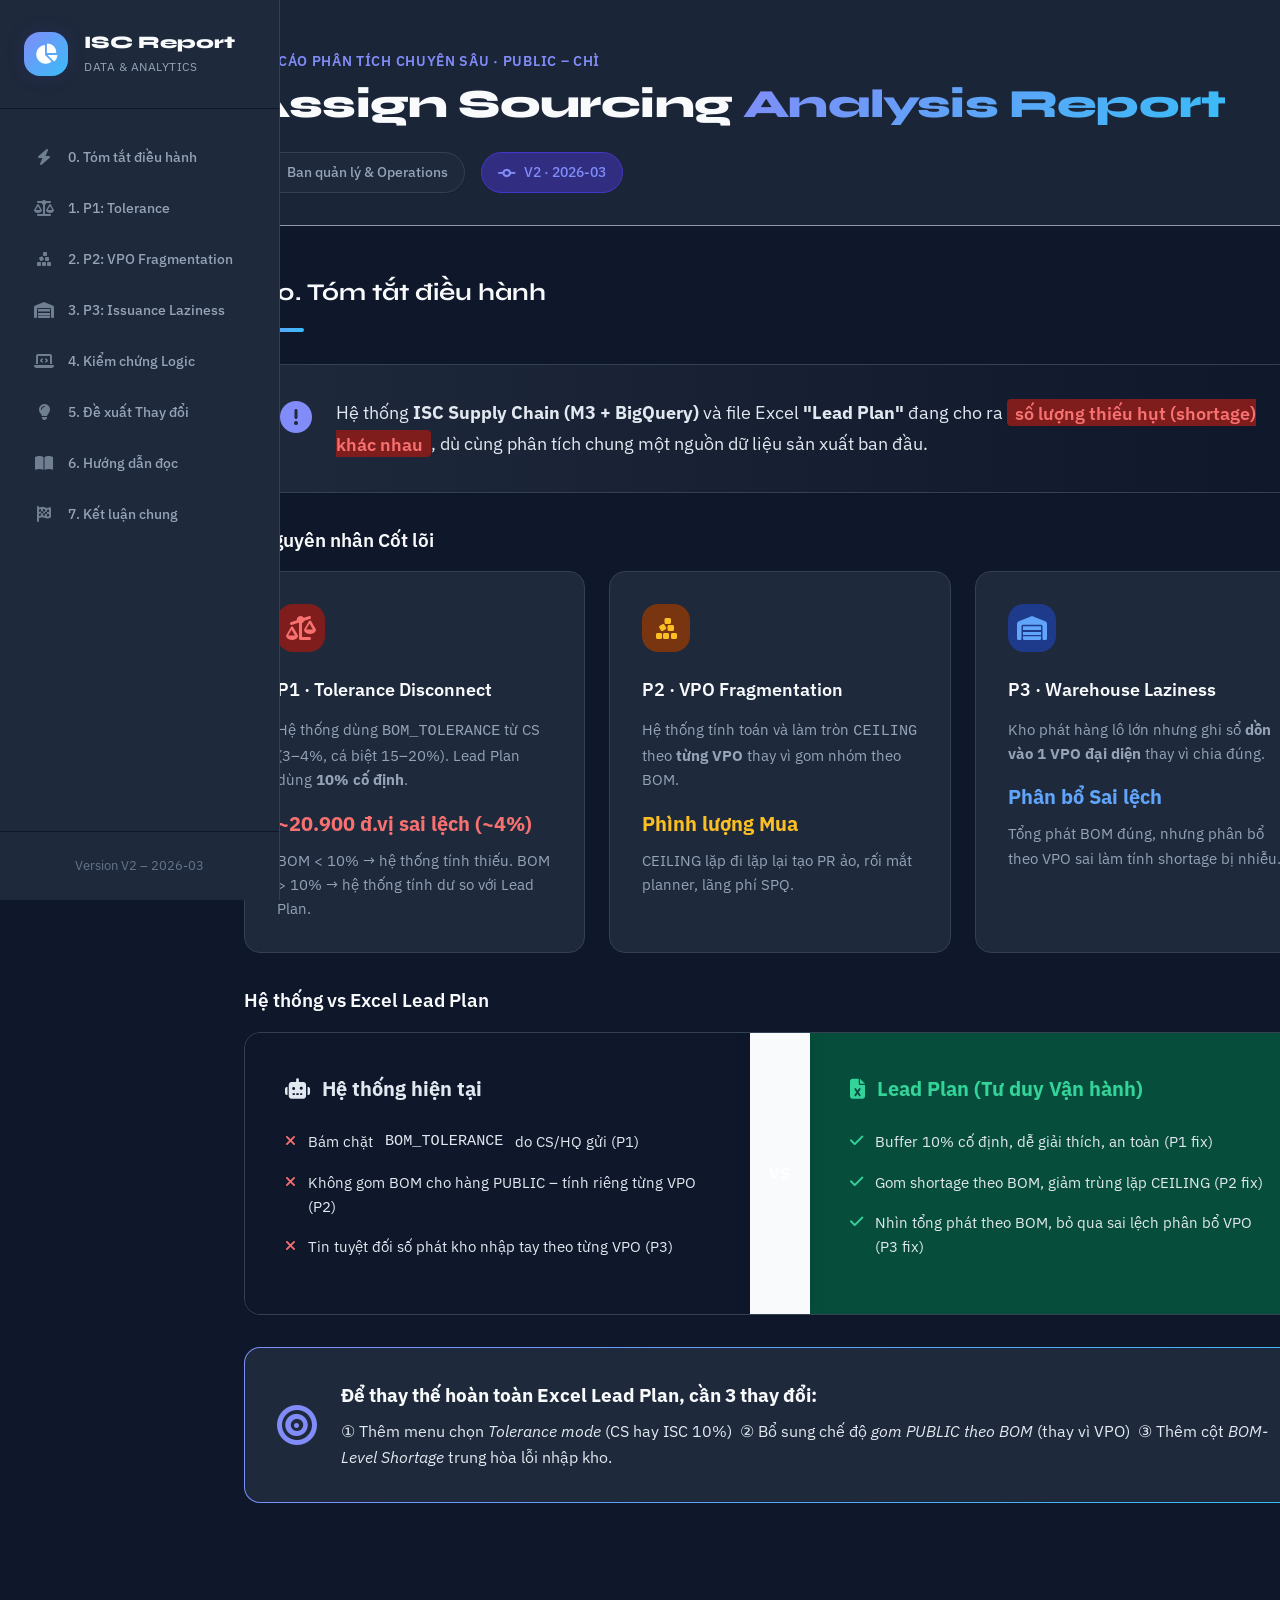
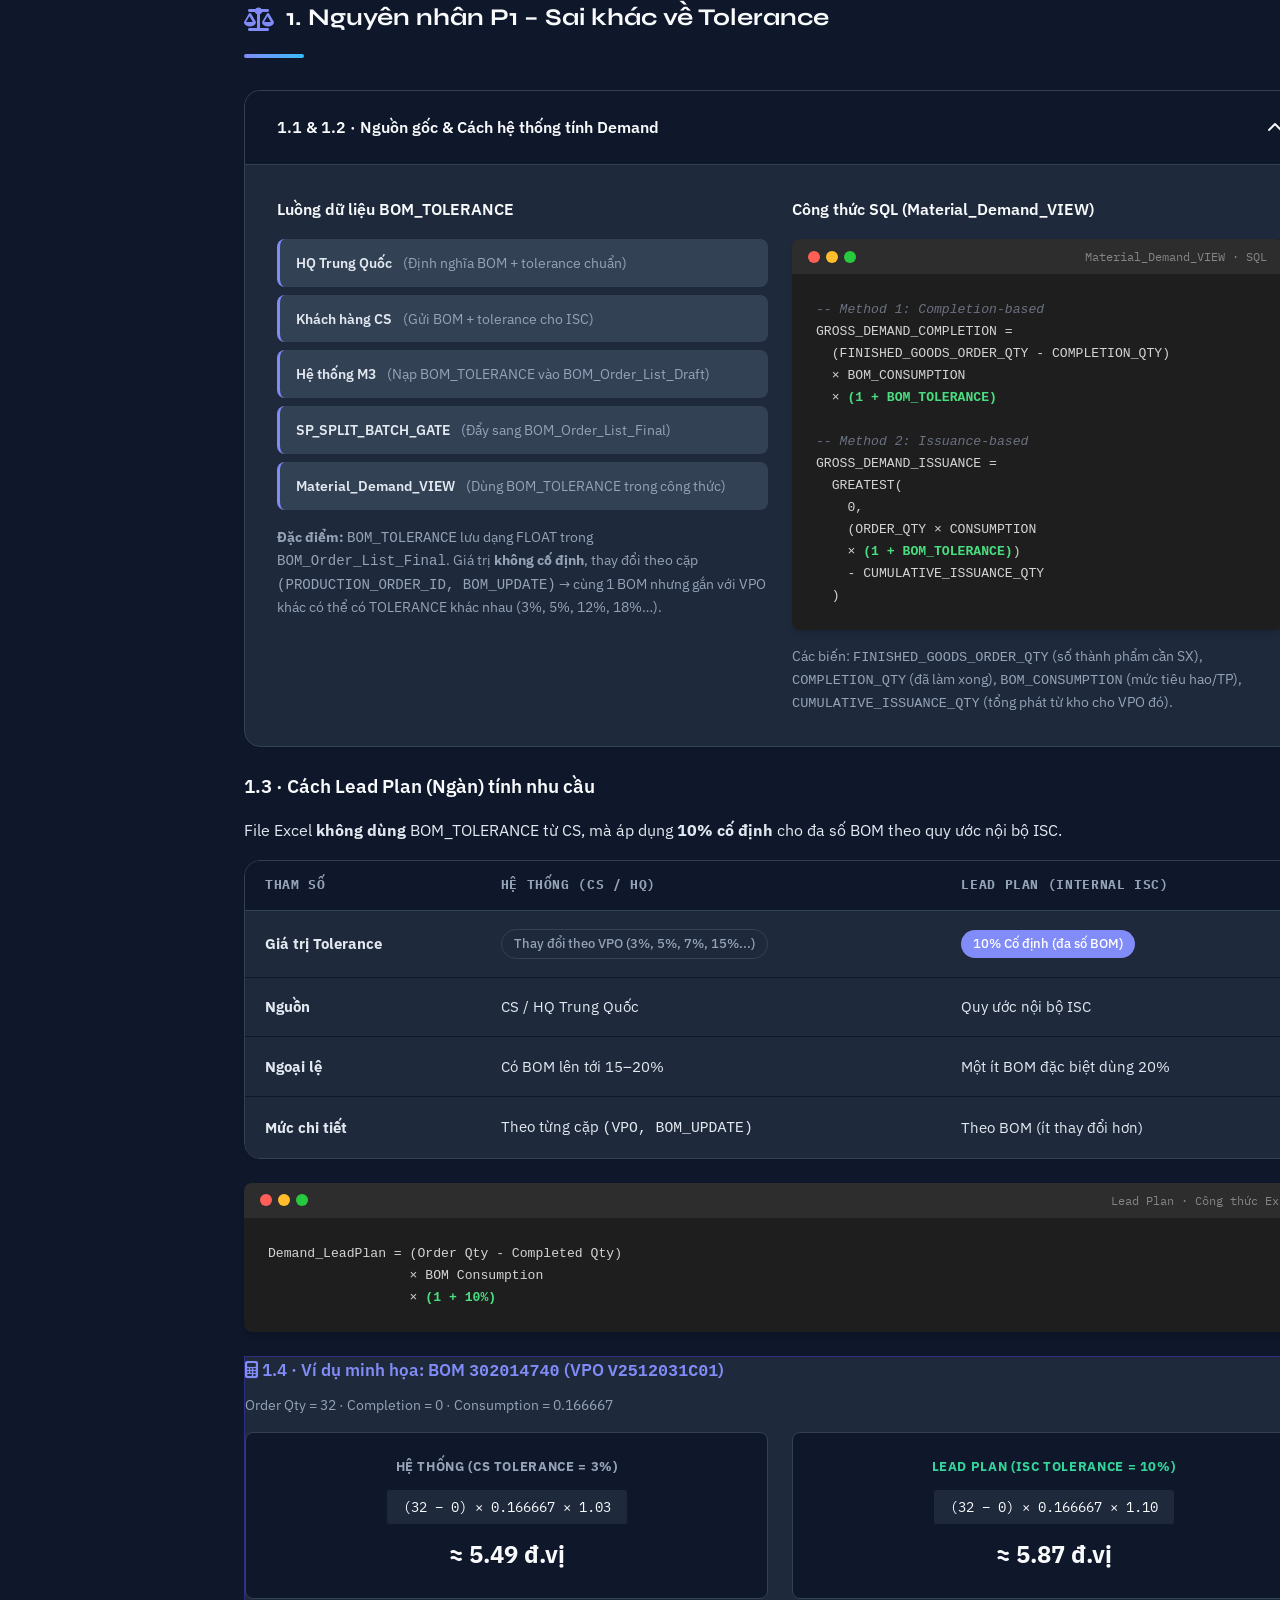
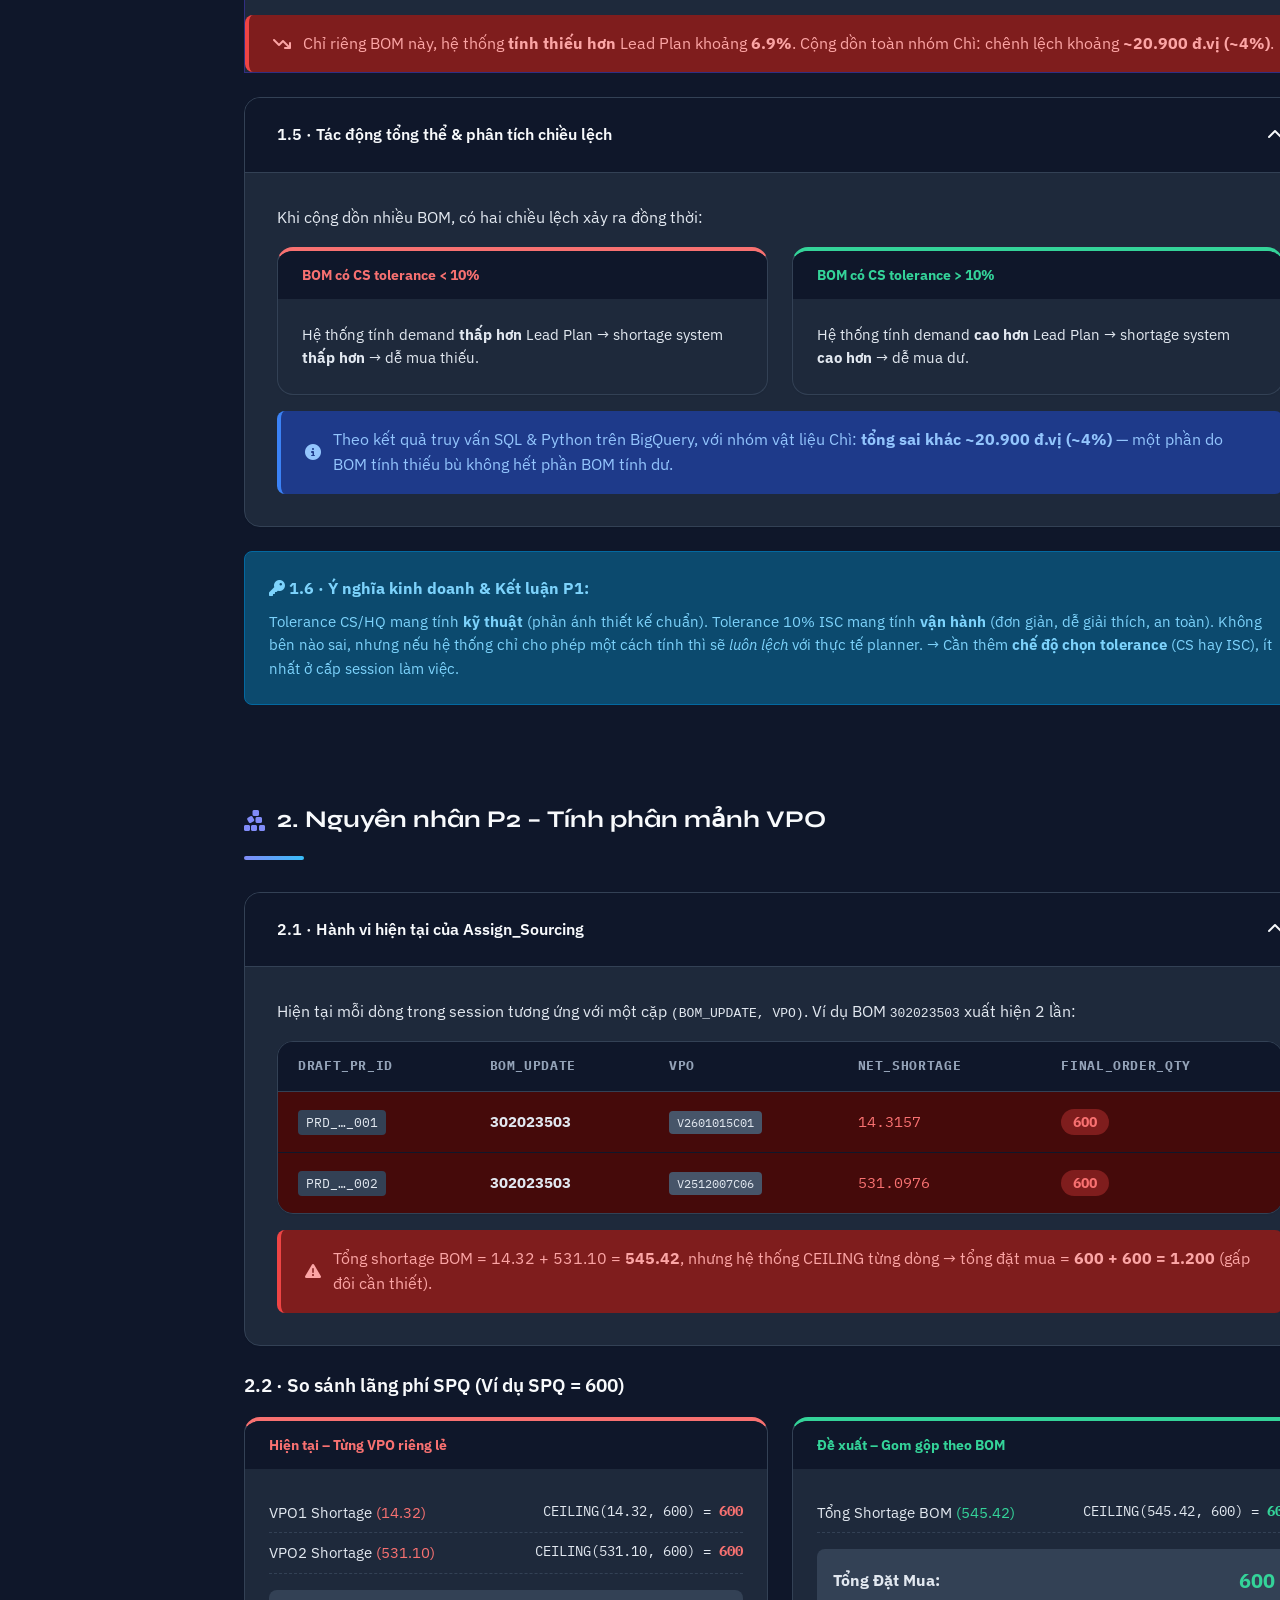
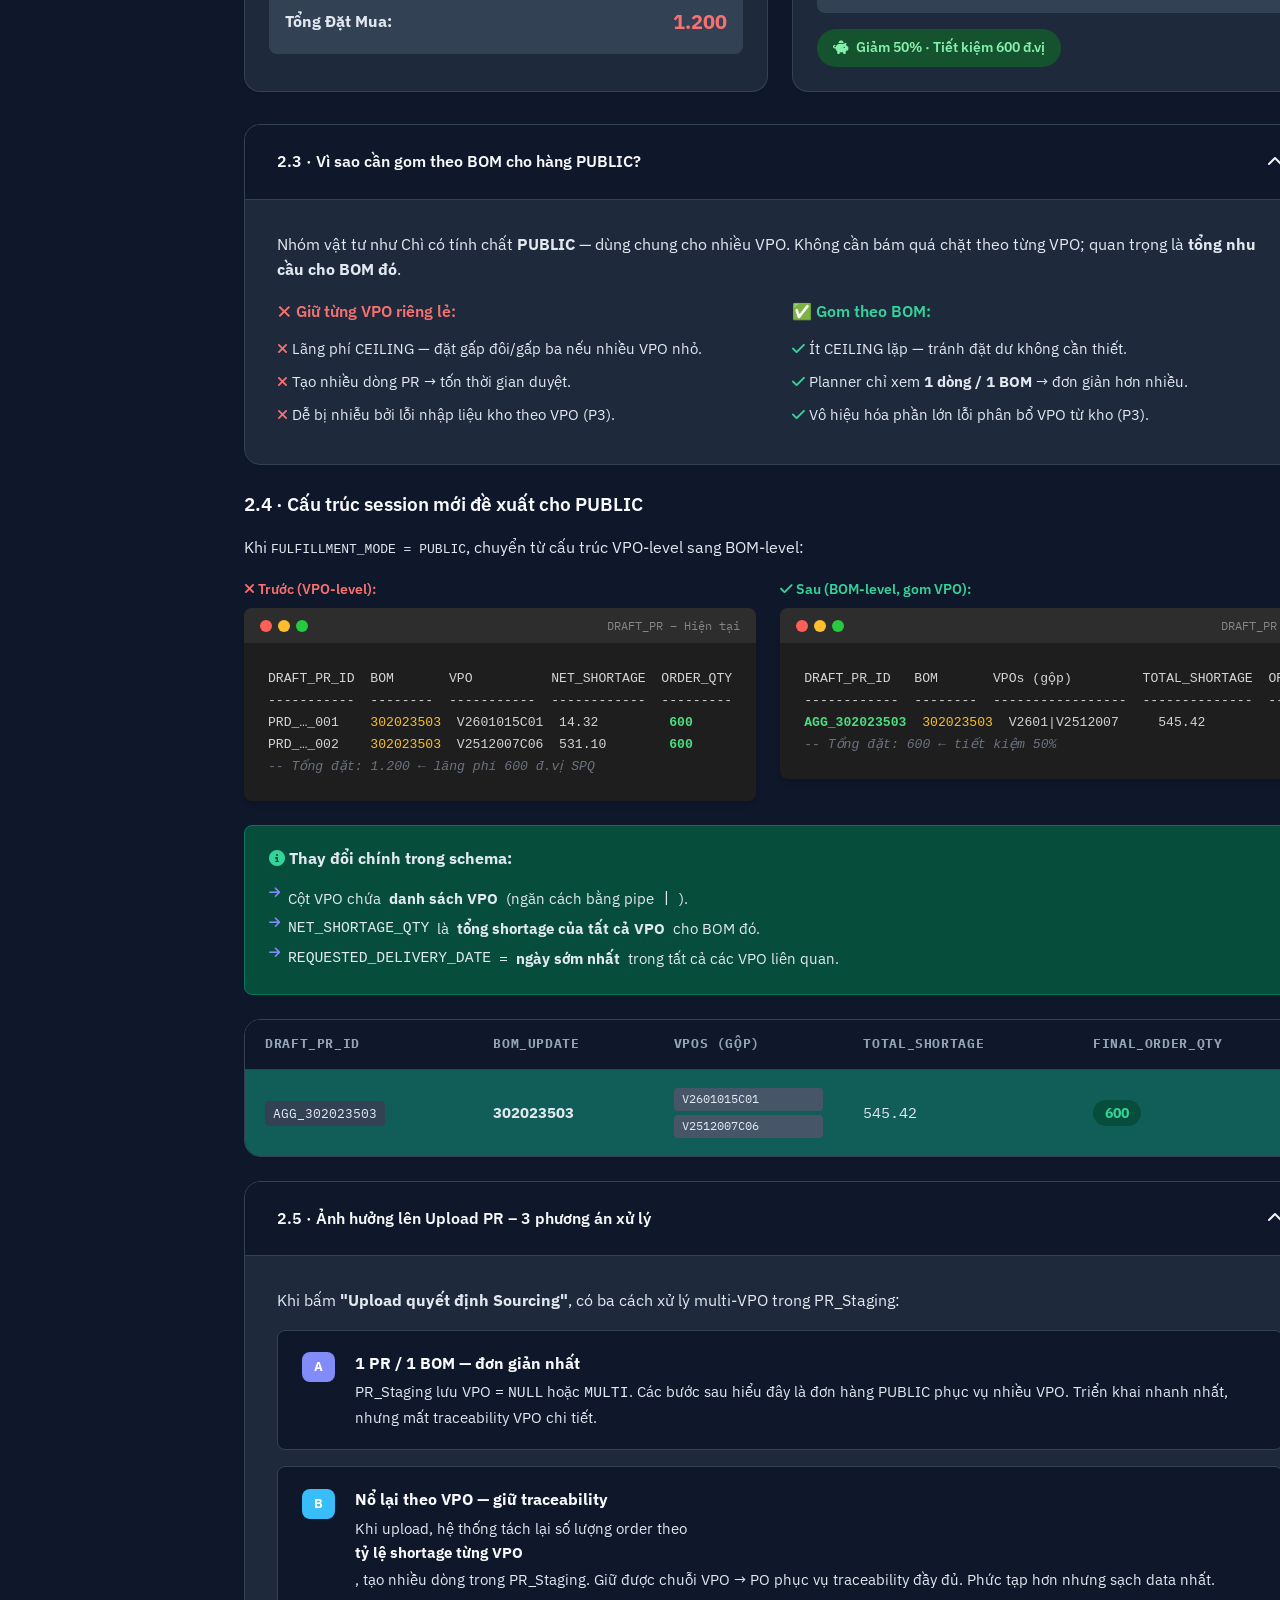
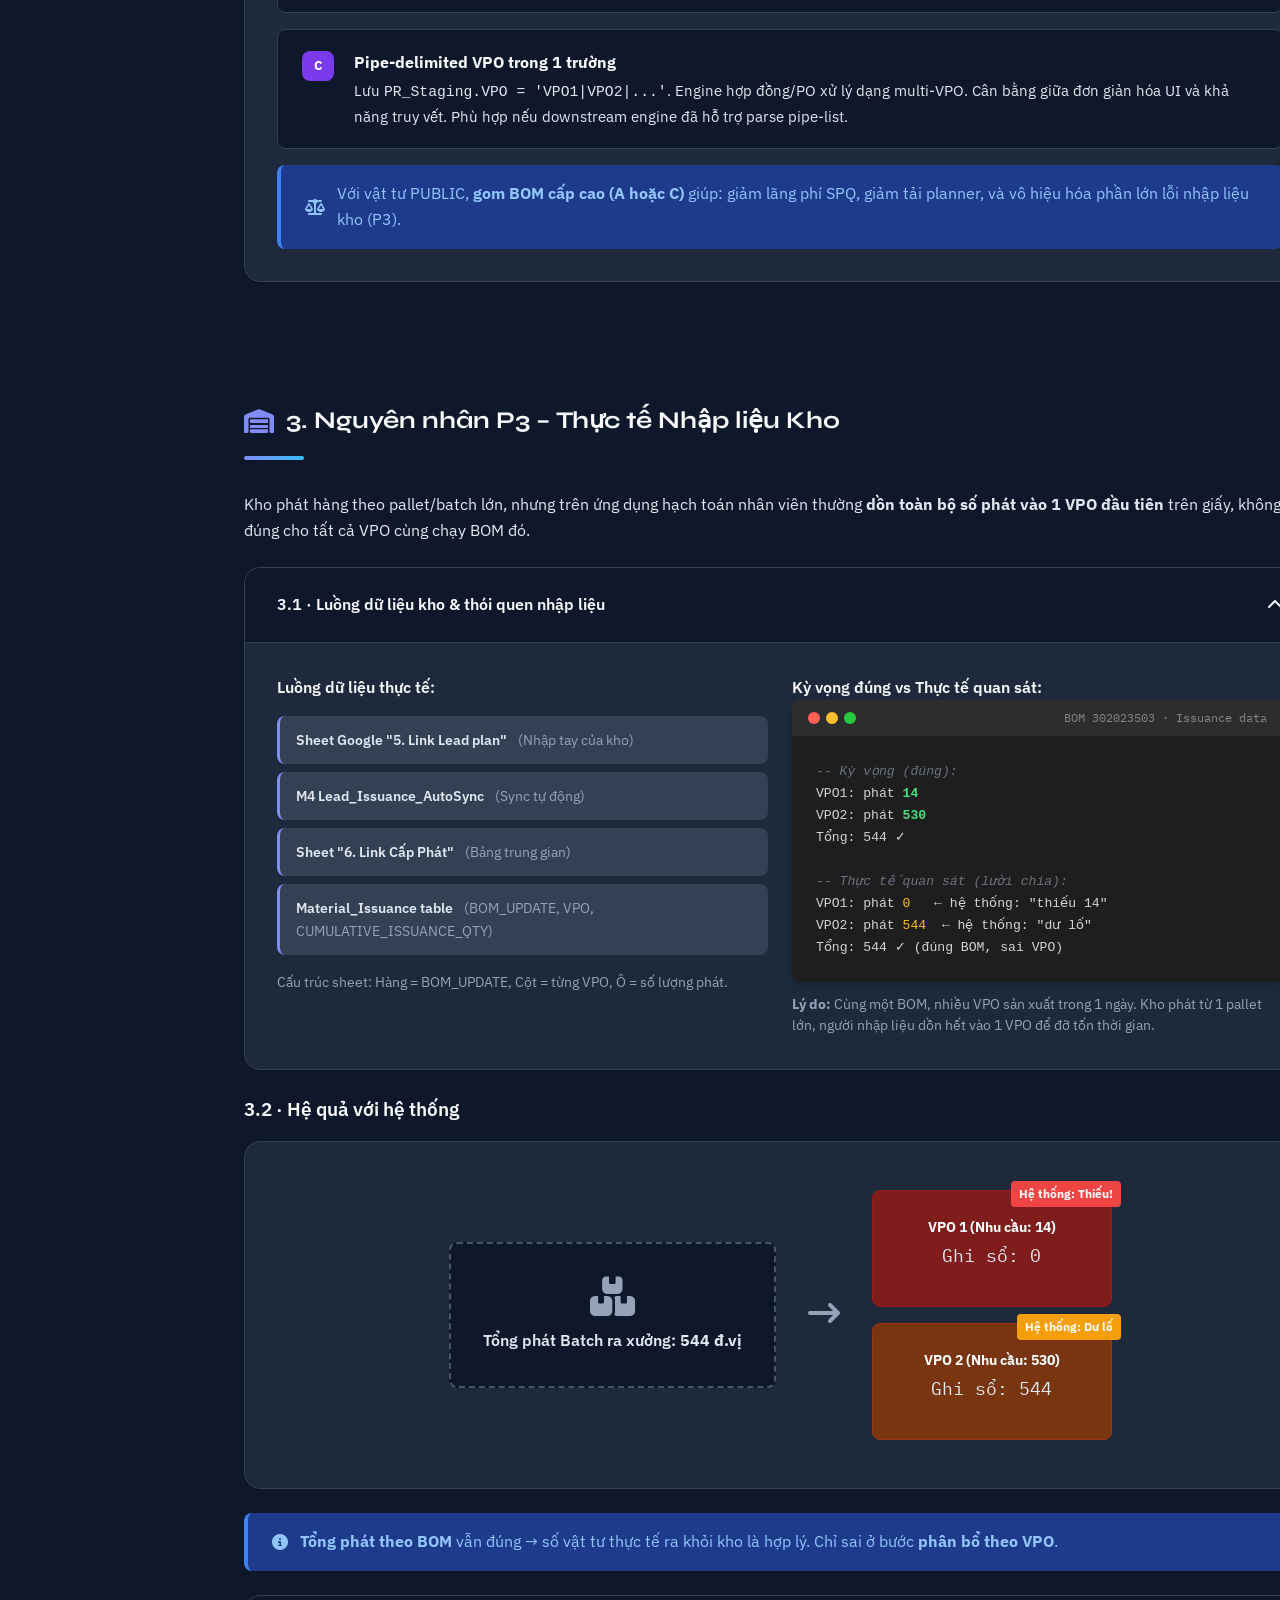
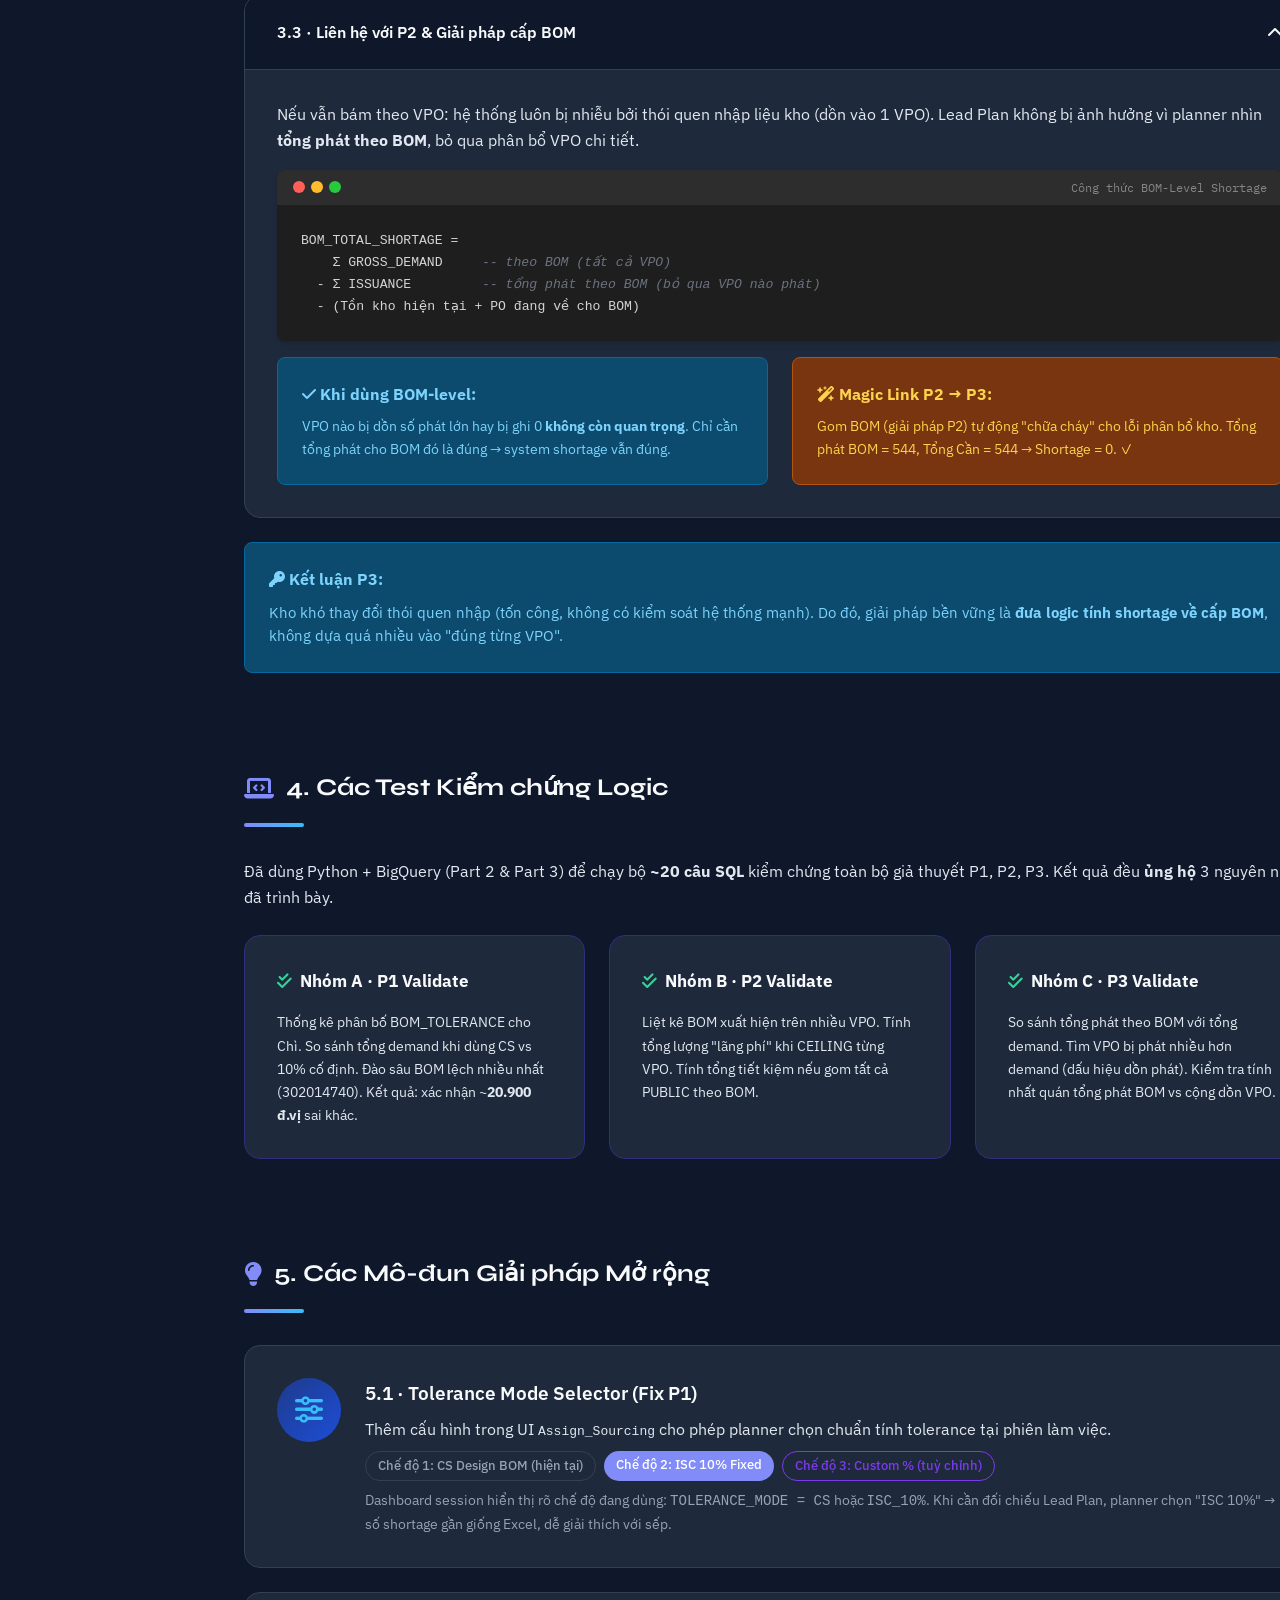
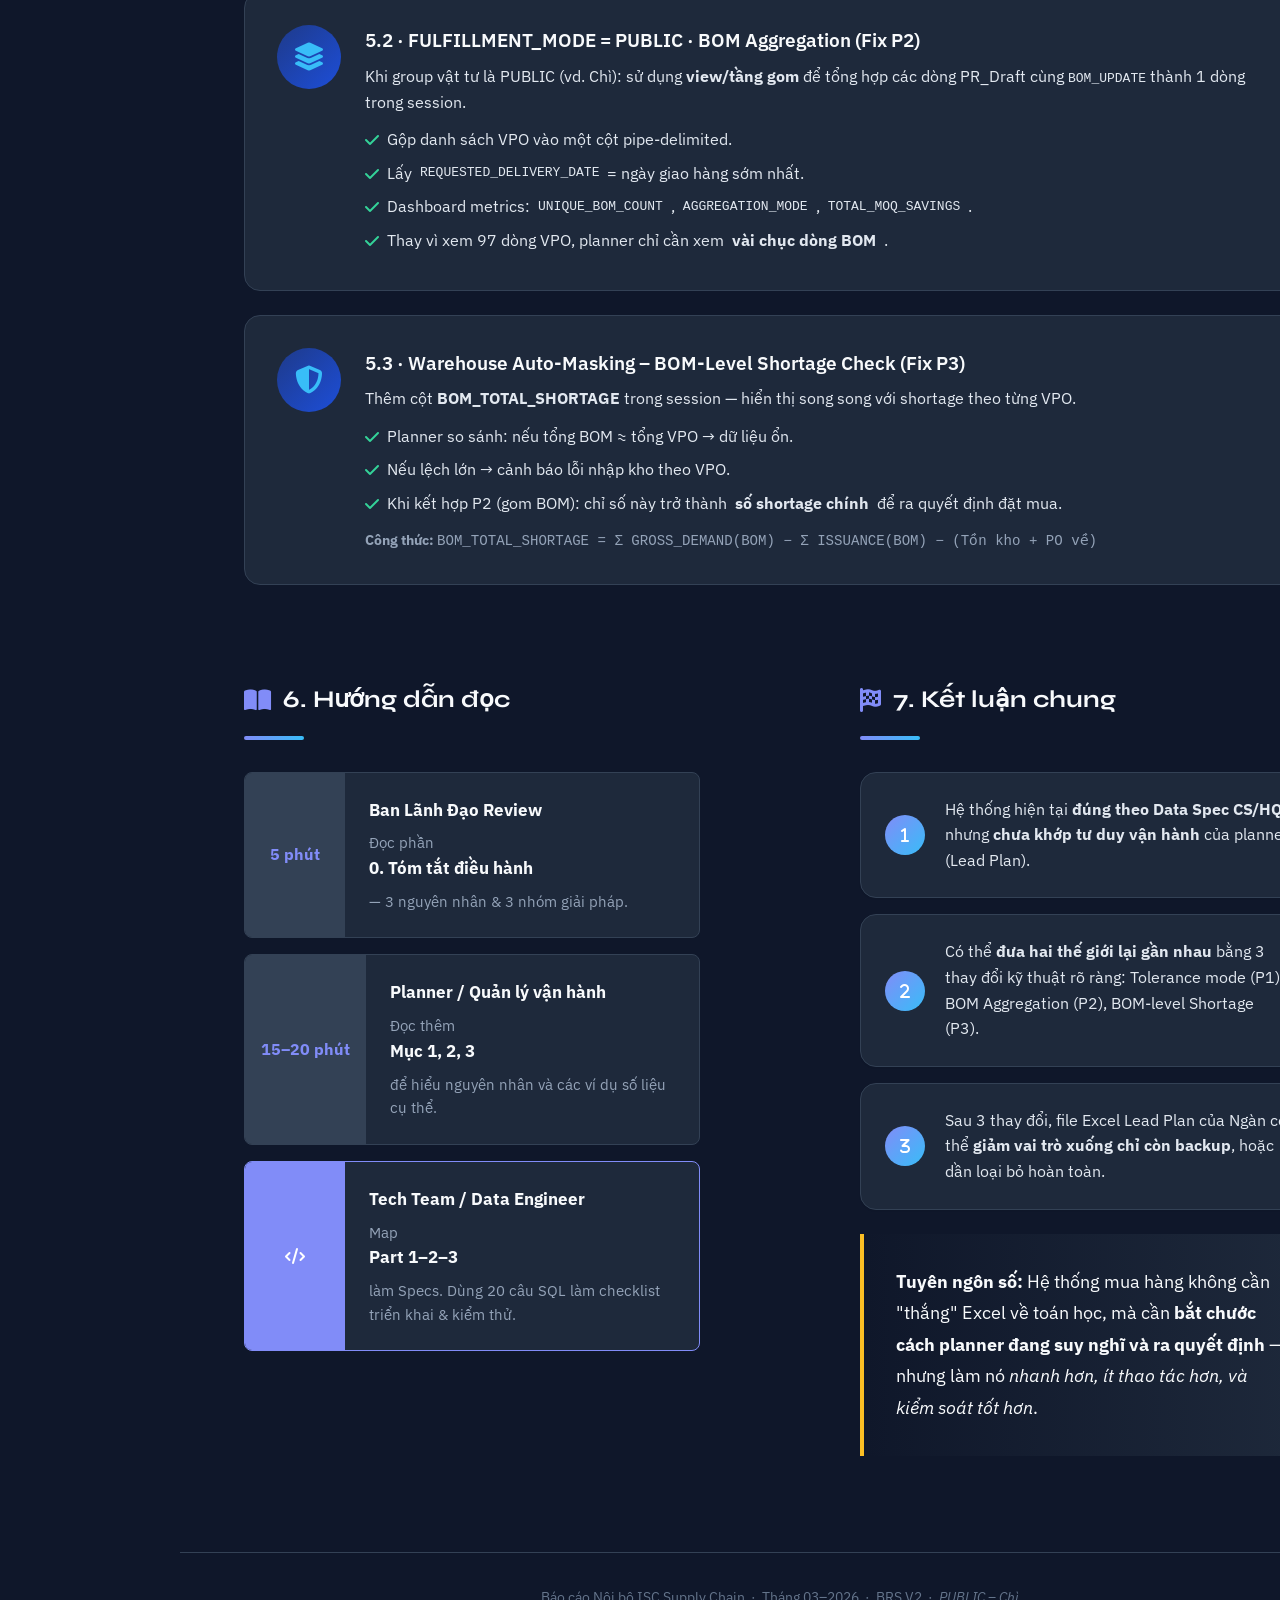
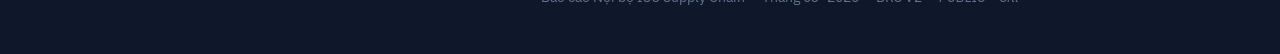
<file: AppScript/Assign_Sourcing_Analysis/Report/Report_V3/index.html>
<!DOCTYPE html>
<html lang="vi">

<head>
    <meta charset="UTF-8">
    <meta name="viewport" content="width=device-width, initial-scale=1.0">
    <meta name="description" content="Báo cáo phân tích hệ thống Assign Sourcing cho nhóm vật tư PUBLIC - Chì">
    <title>Báo cáo Phân tích Assign Sourcing | ISC Supply Chain</title>
    <link
        href="https://fonts.googleapis.com/css2?family=IBM+Plex+Sans:wght@300;400;500;600;700&family=IBM+Plex+Mono:wght@400;500&family=Syne:wght@700;800&display=swap"
        rel="stylesheet">
    <link rel="stylesheet" href="https://cdnjs.cloudflare.com/ajax/libs/font-awesome/6.4.0/css/all.min.css">
    <style>
        :root {
            --primary: #f8fafc;
            --primary-light: #f1f5f9;
            --secondary: #818cf8;
            --secondary-hover: #a5b4fc;
            --accent: #38bdf8;
            --bg-main: #0f172a;
            --bg-surface: #1e293b;
            --text-main: #e2e8f0;
            --text-muted: #94a3b8;
            --text-light: #64748b;
            --border: #334155;
            --border-light: #0f172a;
            --success: #34d399;
            --success-bg: #064e3b;
            --warning: #fbbf24;
            --danger: #f87171;
            --danger-bg: #7f1d1d;
            --info: #60a5fa;
            --radius-sm: 8px;
            --radius-md: 16px;
            --radius-lg: 24px;
            --radius-full: 9999px;
            --shadow-sm: 0 1px 2px 0 rgb(0 0 0 / 0.05);
            --shadow-md: 0 4px 6px -1px rgb(0 0 0 / 0.1), 0 2px 4px -2px rgb(0 0 0 / 0.1);
            --shadow-lg: 0 10px 15px -3px rgb(0 0 0 / 0.1), 0 4px 6px -4px rgb(0 0 0 / 0.1);
            --shadow-glow: 0 0 20px rgba(79, 70, 229, 0.15);
            --transition: all 0.3s cubic-bezier(0.4, 0, 0.2, 1);
        }

        * {
            margin: 0;
            padding: 0;
            box-sizing: border-box;
        }

        html {
            scroll-behavior: smooth;
        }

        body {
            font-family: 'IBM Plex Sans', sans-serif;
            background-color: var(--bg-main);
            color: var(--text-main);
            line-height: 1.6;
            display: flex;
            justify-content: center;
            padding-left: 280px;
            -webkit-font-smoothing: antialiased;
        }

        /* Utilities */
        .text-danger {
            color: var(--danger);
        }

        .text-success {
            color: var(--success);
        }

        .text-orange {
            color: var(--warning);
        }

        .text-blue {
            color: var(--info);
        }

        .text-red {
            color: var(--danger);
        }

        .text-muted {
            color: var(--text-muted);
        }

        .text-sm {
            font-size: 0.875rem;
        }

        .mb-0 {
            margin-bottom: 0 !important;
        }

        .mb-2 {
            margin-bottom: 0.5rem;
        }

        .mb-4 {
            margin-bottom: 1rem;
        }

        .mb-6 {
            margin-bottom: 1.5rem;
        }

        .mb-8 {
            margin-bottom: 2rem;
        }

        .mt-2 {
            margin-top: 0.5rem;
        }

        .mt-3 {
            margin-top: 0.75rem;
        }

        .mt-4 {
            margin-top: 1rem;
        }

        .mt-12 {
            margin-top: 3rem;
        }

        .font-mono {
            font-family: 'IBM Plex Mono', monospace;
        }

        .bg-red-light {
            background: var(--danger-bg);
        }

        .bg-orange-light {
            background: #78350f;
        }

        .bg-blue-light {
            background: #1e3a8a;
        }

        .grid-2 {
            display: grid;
            grid-template-columns: repeat(2, 1fr);
            gap: 1.5rem;
        }

        .grid-3 {
            display: grid;
            grid-template-columns: repeat(3, 1fr);
            gap: 1.5rem;
        }

        .gap-8 {
            gap: 2rem;
        }

        /* Sidebar */
        .sidebar {
            width: 280px;
            background: var(--bg-surface);
            height: 100vh;
            position: fixed;
            left: 0;
            top: 0;
            border-right: 1px solid var(--border);
            display: flex;
            flex-direction: column;
            z-index: 100;
        }

        .sidebar-header {
            padding: 2rem 1.5rem;
            display: flex;
            align-items: center;
            gap: 1rem;
            border-bottom: 1px solid var(--border-light);
        }

        .logo-circle {
            width: 44px;
            height: 44px;
            background: linear-gradient(135deg, var(--secondary), var(--accent));
            border-radius: var(--radius-md);
            display: flex;
            align-items: center;
            justify-content: center;
            color: white;
            font-size: 1.25rem;
            box-shadow: var(--shadow-glow);
        }

        .brand h2 {
            font-family: 'Syne', sans-serif;
            font-size: 1.1rem;
            font-weight: 800;
            color: var(--primary);
            line-height: 1.2;
        }

        .brand p {
            font-size: 0.75rem;
            color: var(--text-muted);
            text-transform: uppercase;
            letter-spacing: 0.5px;
            margin-top: 0.2rem;
        }

        .nav-links {
            list-style: none;
            padding: 1.5rem 1rem;
            flex: 1;
            overflow-y: auto;
        }

        .nav-links li {
            margin-bottom: 0.25rem;
        }

        .nav-links a {
            display: flex;
            align-items: center;
            padding: 0.75rem 1rem;
            color: var(--text-muted);
            text-decoration: none;
            border-radius: var(--radius-sm);
            font-weight: 500;
            font-size: 0.9rem;
            transition: var(--transition);
        }

        .icon-wrap {
            width: 24px;
            display: inline-flex;
            justify-content: center;
            margin-right: 0.75rem;
            font-size: 1rem;
            opacity: 0.7;
            transition: var(--transition);
        }

        .nav-links a:hover {
            background: var(--bg-main);
            color: var(--primary);
            transform: translateX(4px);
        }

        .nav-links a:hover .icon-wrap {
            opacity: 1;
            color: var(--secondary);
        }

        .nav-links a.active {
            background: linear-gradient(to right, rgba(79, 70, 229, 0.1), transparent);
            color: var(--secondary);
            font-weight: 600;
            border-left: 3px solid var(--secondary);
            border-radius: 0 var(--radius-sm) var(--radius-sm) 0;
        }

        .nav-links a.active .icon-wrap {
            opacity: 1;
            color: var(--secondary);
        }

        .sidebar-footer {
            padding: 1.5rem;
            border-top: 1px solid var(--border-light);
            font-size: 0.8rem;
            color: var(--text-light);
            text-align: center;
        }

        /* Main Content */
        .content {
            margin: 0 auto;
            flex: 1;
            padding: 0 0 4rem 0;
            max-width: 1200px;
        }

        /* Top Header */
        .top-header {
            background: rgba(30, 41, 59, 0.85);
            backdrop-filter: blur(12px);
            -webkit-backdrop-filter: blur(12px);
            padding: 3rem 4rem 2rem 4rem;
            position: sticky;
            top: 0;
            z-index: 50;
            border-bottom: 1px solid rgba(226, 232, 240, 0.6);
        }

        .title-area {
            margin-bottom: 1.5rem;
        }

        .eyebrow {
            display: inline-block;
            color: var(--secondary);
            font-weight: 600;
            font-size: 0.875rem;
            text-transform: uppercase;
            letter-spacing: 0.05em;
            margin-bottom: 0.5rem;
        }

        .top-header h1 {
            font-family: 'Syne', sans-serif;
            font-size: 2.5rem;
            color: var(--primary);
            font-weight: 800;
            letter-spacing: -0.02em;
            line-height: 1.2;
        }

        .text-gradient {
            background: linear-gradient(135deg, var(--secondary), var(--accent));
            -webkit-background-clip: text;
            -webkit-text-fill-color: transparent;
        }

        .badges {
            display: flex;
            gap: 1rem;
            flex-wrap: wrap;
        }

        .badge {
            padding: 0.5rem 1rem;
            border-radius: var(--radius-full);
            font-size: 0.875rem;
            font-weight: 500;
            display: flex;
            align-items: center;
            gap: 0.5rem;
        }

        .badge-glass {
            background: var(--bg-surface);
            border: 1px solid var(--border);
            color: var(--text-muted);
            box-shadow: var(--shadow-sm);
        }

        .badge-accent {
            background: #312e81;
            color: var(--secondary);
            border: 1px solid #4338ca;
        }

        /* Sections */
        .section-container {
            padding: 3rem 4rem;
            opacity: 0;
            transform: translateY(20px);
            transition: all 0.6s cubic-bezier(0.4, 0, 0.2, 1);
        }

        .section-container.is-visible {
            opacity: 1;
            transform: translateY(0);
        }

        .section-header {
            margin-bottom: 2rem;
        }

        .section-header h2 {
            font-family: 'Syne', sans-serif;
            font-size: 1.5rem;
            color: var(--primary);
            display: flex;
            align-items: center;
            gap: 0.75rem;
            font-weight: 700;
        }

        .section-header h2 i {
            color: var(--secondary);
        }

        .divider {
            height: 4px;
            width: 60px;
            background: linear-gradient(90deg, var(--secondary), var(--accent));
            border-radius: 2px;
            margin-top: 1rem;
        }

        h3 {
            font-size: 1.2rem;
            color: var(--primary);
            font-weight: 600;
        }

        h4 {
            font-size: 1rem;
            font-weight: 600;
            color: var(--primary);
        }

        /* Glass Card */
        .glass-card {
            background: var(--bg-surface);
            border: 1px solid var(--border);
            border-radius: var(--radius-md);
            padding: 2rem;
            box-shadow: var(--shadow-sm);
            position: relative;
            overflow: hidden;
        }

        .standout-box {
            display: flex;
            align-items: flex-start;
            gap: 1.5rem;
            background: linear-gradient(to right, #1e293b, #0f172a);
            border-left: 4px solid var(--secondary);
        }

        .box-icon {
            font-size: 2rem;
            color: var(--secondary);
            margin-top: 0.25rem;
        }

        .lead-text {
            font-size: 1.15rem;
            line-height: 1.7;
            color: var(--text-main);
        }

        .highlight-danger {
            background: var(--danger-bg);
            color: #f87171;
            padding: 0.1rem 0.5rem;
            border-radius: 4px;
            font-weight: 600;
        }

        /* Feature Cards */
        .feature-card {
            background: var(--bg-surface);
            padding: 2rem;
            border-radius: var(--radius-md);
            border: 1px solid var(--border);
            transition: var(--transition);
        }

        .hover-lift:hover {
            transform: translateY(-8px);
            box-shadow: var(--shadow-lg);
            border-color: #475569;
        }

        .card-icon {
            width: 48px;
            height: 48px;
            border-radius: var(--radius-md);
            display: flex;
            align-items: center;
            justify-content: center;
            font-size: 1.5rem;
            margin-bottom: 1.5rem;
        }

        .feature-card h4 {
            font-size: 1.1rem;
            color: var(--primary);
            margin-bottom: 0.75rem;
        }

        .feature-card p {
            color: var(--text-muted);
            font-size: 0.95rem;
        }

        .stat-highlight {
            font-size: 1.25rem;
            font-weight: 800;
            margin: 1rem 0 0.5rem;
        }

        .small-text {
            font-size: 0.85rem;
            color: var(--text-muted);
        }

        /* Comparison Panel */
        .comparison-panel {
            display: flex;
            border-radius: var(--radius-md);
            background: var(--bg-surface);
            border: 1px solid var(--border);
            box-shadow: var(--shadow-sm);
            overflow: hidden;
        }

        .comp-col {
            flex: 1;
            padding: 2.5rem;
        }

        .system-side {
            background: #0f172a;
        }

        .excel-side {
            background: #064e3b;
        }

        .comp-header {
            display: flex;
            align-items: center;
            gap: 0.75rem;
            font-size: 1.25rem;
            font-weight: 700;
            margin-bottom: 1.5rem;
            color: var(--primary);
        }

        .system-side .comp-header {
            color: var(--text-main);
        }

        .excel-side .comp-header {
            color: #34d399;
        }

        .comp-col ul {
            list-style: none;
        }

        .comp-col li {
            margin-bottom: 1rem;
            display: flex;
            align-items: flex-start;
            gap: 0.75rem;
            font-size: 0.95rem;
        }

        .comp-col li i {
            margin-top: 0.25rem;
        }

        .comp-vs {
            width: 60px;
            background: var(--primary);
            color: white;
            display: flex;
            align-items: center;
            justify-content: center;
            font-weight: 800;
            letter-spacing: 1px;
            z-index: 10;
            box-shadow: 0 0 15px rgba(0, 0, 0, 0.1);
        }

        /* Gradient Action Box */
        .gradient-border {
            position: relative;
            border-radius: var(--radius-md);
            background: linear-gradient(135deg, var(--secondary), var(--accent));
            padding: 1px;
        }

        .action-content {
            background: var(--bg-surface);
            border-radius: calc(var(--radius-md) - 1px);
            padding: 2rem;
            display: flex;
            gap: 1.5rem;
            align-items: center;
        }

        .action-icon {
            font-size: 2.5rem;
            color: var(--secondary);
        }

        .action-content strong {
            font-size: 1.2rem;
            color: var(--primary);
            display: block;
            margin-bottom: 0.5rem;
        }

        /* Accordion */
        .tech-accordion {
            background: var(--bg-surface);
            border: 1px solid var(--border);
            border-radius: var(--radius-md);
            overflow: hidden;
            transition: var(--transition);
        }

        .tech-accordion[open] {
            box-shadow: var(--shadow-sm);
        }

        .tech-accordion summary {
            padding: 1.5rem 2rem;
            font-weight: 600;
            color: var(--primary);
            cursor: pointer;
            list-style: none;
            display: flex;
            justify-content: space-between;
            align-items: center;
            background: var(--bg-main);
        }

        .tech-accordion summary::-webkit-details-marker {
            display: none;
        }

        .tech-accordion[open] summary {
            border-bottom: 1px solid var(--border);
        }

        .tech-accordion[open] summary i {
            transform: rotate(180deg);
        }

        .accordion-content {
            padding: 2rem;
        }

        /* Flows */
        .flow-steps {
            display: flex;
            flex-direction: column;
            gap: 0.5rem;
            margin-top: 1rem;
        }

        .step {
            padding: 0.75rem 1rem;
            background: #334155;
            border-radius: var(--radius-sm);
            border-left: 3px solid var(--secondary);
            font-size: 0.9rem;
            font-weight: 600;
        }

        .step span {
            font-weight: 400;
            color: var(--text-muted);
            font-size: 0.85rem;
            margin-left: 0.5rem;
        }

        /* Mac Code Block */
        .code-mac {
            background: #1e1e1e;
            border-radius: var(--radius-sm);
            overflow: hidden;
            box-shadow: var(--shadow-md);
        }

        .mac-header {
            background: #2d2d2d;
            padding: 0.5rem 1rem;
            display: flex;
            align-items: center;
            gap: 6px;
        }

        .mac-btn {
            width: 12px;
            height: 12px;
            border-radius: 50%;
        }

        .mac-btn.red {
            background: #ff5f56;
        }

        .mac-btn.yellow {
            background: #ffbd2e;
        }

        .mac-btn.green {
            background: #27c93f;
        }

        .mac-title {
            margin-left: auto;
            color: #858585;
            font-family: 'IBM Plex Mono', monospace;
            font-size: 0.75rem;
        }

        .code-mac pre {
            padding: 1.5rem;
            color: #d4d4d4;
            font-family: 'IBM Plex Mono', monospace;
            font-size: 0.82rem;
            overflow-x: auto;
            line-height: 1.6;
        }

        .code-highlight {
            color: #4ade80;
            font-weight: 600;
        }

        .code-key {
            color: #fbbf24;
        }

        .code-comment {
            color: #6b7280;
            font-style: italic;
        }

        /* Tables */
        .table-container {
            border-radius: var(--radius-md);
            overflow: hidden;
            box-shadow: var(--shadow-sm);
            border: 1px solid var(--border);
        }

        .wrapper-border {
            border: 1px solid var(--border);
        }

        .modern-table {
            width: 100%;
            border-collapse: collapse;
            background: var(--bg-surface);
        }

        .modern-table th {
            background: var(--bg-main);
            color: var(--text-muted);
            font-size: 0.8rem;
            text-transform: uppercase;
            letter-spacing: 0.05em;
            padding: 0.9rem 1.25rem;
            text-align: left;
            border-bottom: 1px solid var(--border);
            font-family: 'IBM Plex Mono', monospace;
        }

        .modern-table td {
            padding: 1.1rem 1.25rem;
            border-bottom: 1px solid var(--border-light);
            color: var(--text-main);
            font-size: 0.92rem;
        }

        .modern-table tr:last-child td {
            border-bottom: none;
        }

        .highlight-row {
            background: #115e59;
        }

        .highlight-row-danger {
            background: #450a0a;
        }

        /* Tags & Badges */
        .tag {
            display: inline-block;
            padding: 0.25rem 0.75rem;
            border-radius: 20px;
            font-size: 0.8rem;
            font-weight: 500;
        }

        .tag-outline {
            border: 1px solid var(--border);
            color: var(--text-muted);
        }

        .tag-solid {
            background: var(--secondary);
            color: white;
        }

        .id-token {
            font-family: 'IBM Plex Mono', monospace;
            background: #334155;
            padding: 0.25rem 0.5rem;
            border-radius: 4px;
            font-size: 0.82rem;
        }

        .vpo-tags {
            display: flex;
            flex-direction: column;
            gap: 0.25rem;
        }

        .vpo-tag {
            display: inline-block;
            background: #475569;
            padding: 0.1rem 0.5rem;
            border-radius: 4px;
            font-family: 'IBM Plex Mono', monospace;
            font-size: 0.78rem;
        }

        .status-pill {
            padding: 0.25rem 0.75rem;
            border-radius: var(--radius-full);
            font-weight: 700;
            font-size: 0.88rem;
        }

        .status-pill.success {
            background: var(--success-bg);
            color: #34d399;
        }

        .status-pill.danger {
            background: var(--danger-bg);
            color: #f87171;
        }

        /* Info Card / Calculator Box */
        .info-card {
            background: var(--bg-surface);
            border: 1px solid #312e81;
        }

        .info-card h4 {
            color: var(--secondary);
            font-size: 1.05rem;
        }

        .calc-box {
            background: var(--bg-main);
            border: 1px solid var(--border);
            border-radius: var(--radius-sm);
            padding: 1.5rem;
            text-align: center;
        }

        .calc-title {
            font-size: 0.8rem;
            text-transform: uppercase;
            font-weight: 700;
            margin-bottom: 1rem;
            letter-spacing: 0.05em;
        }

        .calc-title.system {
            color: var(--text-muted);
        }

        .calc-title.excel {
            color: #34d399;
        }

        .formula code {
            background: var(--bg-surface);
            padding: 0.5rem 1rem;
            border-radius: 4px;
            border: 1px solid var(--border-light);
            color: var(--primary);
            font-family: 'IBM Plex Mono', monospace;
            font-size: 0.85rem;
        }

        .result {
            margin-top: 1rem;
            font-size: 1.5rem;
            font-weight: 800;
            color: var(--primary);
        }

        .alert {
            padding: 1rem 1.5rem;
            border-radius: var(--radius-sm);
            display: flex;
            align-items: center;
            gap: 0.75rem;
        }

        .alert-danger {
            background: var(--danger-bg);
            color: #fca5a5;
            border-left: 4px solid #ef4444;
        }

        .alert-info {
            background: #1e3a8a;
            color: #93c5fd;
            border-left: 4px solid #3b82f6;
        }

        .takeaway-box {
            background: #0c4a6e;
            padding: 1.5rem;
            border-radius: var(--radius-sm);
            border: 1px solid #0369a1;
            color: #7dd3fc;
        }

        .takeaway-box.alt {
            background: #78350f;
            border-color: #b45309;
            color: #fcd34d;
        }

        /* Scenarios */
        .scenario-card {
            background: var(--bg-surface);
            border-radius: var(--radius-md);
            border: 1px solid var(--border);
            overflow: hidden;
            box-shadow: var(--shadow-sm);
        }

        .negative {
            border-top: 4px solid var(--danger);
        }

        .positive {
            border-top: 4px solid var(--success);
        }

        .scenario-badge {
            padding: 0.75rem 1.5rem;
            font-weight: 700;
            font-size: 0.9rem;
            border-bottom: 1px solid var(--border-light);
            background: var(--bg-main);
        }

        .negative .scenario-badge {
            color: #f87171;
        }

        .positive .scenario-badge {
            color: #34d399;
        }

        .scenario-content {
            padding: 1.5rem;
        }

        .item-row {
            display: flex;
            justify-content: space-between;
            padding: 0.5rem 0;
            border-bottom: 1px dashed var(--border);
            font-size: 0.92rem;
            color: var(--text-main);
        }

        .item-row .math {
            font-family: 'IBM Plex Mono', monospace;
            font-size: 0.85rem;
        }

        .total-row {
            display: flex;
            justify-content: space-between;
            align-items: center;
            margin-top: 1rem;
            padding: 1rem;
            background: #334155;
            border-radius: var(--radius-sm);
            font-weight: 700;
        }

        .total-val {
            font-size: 1.25rem;
        }

        .saving-chip {
            margin-top: 1rem;
            display: inline-flex;
            align-items: center;
            gap: 0.5rem;
            background: #14532d;
            color: #86efac;
            padding: 0.5rem 1rem;
            border-radius: 20px;
            font-size: 0.85rem;
            font-weight: 600;
        }

        /* Visual Flow */
        .visual-flow {
            display: flex;
            align-items: center;
            justify-content: center;
            gap: 2rem;
            background: var(--bg-surface);
            padding: 3rem;
            border-radius: var(--radius-md);
            border: 1px solid var(--border);
            box-shadow: var(--shadow-sm);
            flex-wrap: wrap;
        }

        .warehouse-box {
            text-align: center;
            background: var(--bg-main);
            padding: 2rem;
            border-radius: var(--radius-sm);
            border: 2px dashed #475569;
            color: var(--text-main);
            font-weight: 600;
        }

        .warehouse-box i {
            font-size: 2.5rem;
            color: var(--text-muted);
            display: block;
            margin-bottom: 0.75rem;
        }

        .flow-arrows i {
            font-size: 2rem;
        }

        .system-boxes {
            display: flex;
            flex-direction: column;
            gap: 1rem;
        }

        .sys-box {
            padding: 1.5rem;
            border-radius: var(--radius-sm);
            border: 1px solid;
            min-width: 240px;
            text-align: center;
            position: relative;
        }

        .sys-box.error {
            background: var(--danger-bg);
            border-color: #991b1b;
        }

        .sys-box.warning {
            background: #78350f;
            border-color: #9a3412;
        }

        .sys-title {
            font-weight: 700;
            color: var(--primary);
            margin-bottom: 0.25rem;
            font-size: 0.9rem;
        }

        .sys-val {
            font-family: 'IBM Plex Mono', monospace;
            font-size: 1.1rem;
            margin-bottom: 0.75rem;
        }

        .badge-status {
            position: absolute;
            right: -10px;
            top: -10px;
            font-size: 0.72rem;
            padding: 0.25rem 0.5rem;
            border-radius: 4px;
            font-weight: bold;
            color: white;
        }

        .sys-box.error .badge-status {
            background: #ef4444;
        }

        .sys-box.warning .badge-status {
            background: #f59e0b;
        }

        /* Validation Grid */
        .validation-grid {
            display: grid;
            grid-template-columns: repeat(3, 1fr);
            gap: 1.5rem;
        }

        .val-card {
            background: var(--bg-surface);
            padding: 2rem;
            border-radius: var(--radius-md);
            border: 1px solid #312e81;
            transition: var(--transition);
        }

        .val-card:hover {
            border-color: #a5b4fc;
            transform: translateY(-3px);
            box-shadow: var(--shadow-md);
        }

        .val-icon {
            font-weight: 700;
            font-size: 1.05rem;
            color: var(--primary);
            margin-bottom: 1rem;
            display: flex;
            align-items: center;
            gap: 0.5rem;
        }

        /* Solutions List */
        .solutions-list {
            display: flex;
            flex-direction: column;
            gap: 1.5rem;
        }

        .solution-item {
            display: flex;
            gap: 1.5rem;
            background: var(--bg-surface);
            padding: 2rem;
            border-radius: var(--radius-md);
            border: 1px solid var(--border);
            transition: var(--transition);
            align-items: flex-start;
        }

        .solution-item:hover {
            box-shadow: var(--shadow-md);
            border-color: #bae6fd;
        }

        .sol-icon {
            width: 64px;
            height: 64px;
            background: linear-gradient(135deg, #1e3a8a, #1d4ed8);
            border-radius: 50%;
            display: flex;
            align-items: center;
            justify-content: center;
            font-size: 1.75rem;
            color: var(--accent);
            flex-shrink: 0;
        }

        .sol-content h3 {
            margin-bottom: 0.5rem;
        }

        .tags {
            display: flex;
            gap: 0.5rem;
        }

        .clean-list {
            list-style: none;
        }

        .clean-list li {
            padding: 0.25rem 0;
            display: flex;
            align-items: center;
            gap: 0.5rem;
        }

        /* PR Options */
        .pr-options {
            display: flex;
            flex-direction: column;
            gap: 1rem;
            margin-top: 1rem;
        }

        .pr-option {
            background: var(--bg-main);
            border: 1px solid var(--border);
            border-radius: var(--radius-sm);
            padding: 1.25rem 1.5rem;
            display: flex;
            gap: 1.25rem;
            align-items: flex-start;
        }

        .pr-option-badge {
            background: var(--secondary);
            color: white;
            border-radius: var(--radius-sm);
            padding: 0.3rem 0.75rem;
            font-weight: 700;
            font-size: 0.8rem;
            flex-shrink: 0;
            margin-top: 0.1rem;
        }

        .pr-option-badge.b {
            background: var(--accent);
        }

        .pr-option-badge.c {
            background: #7c3aed;
        }

        .pr-option p {
            font-size: 0.92rem;
            color: var(--text-main);
        }

        .pr-option strong {
            color: var(--primary);
            display: block;
            margin-bottom: 0.25rem;
        }

        /* Guide & Conclusion */
        .timeline-guide {
            display: flex;
            flex-direction: column;
            gap: 1rem;
        }

        .guide-item {
            display: flex;
            align-items: stretch;
            background: var(--bg-surface);
            border-radius: var(--radius-sm);
            border: 1px solid var(--border);
            overflow: hidden;
        }

        .guide-time {
            background: #334155;
            padding: 1.5rem 1rem;
            font-weight: 800;
            color: var(--secondary);
            min-width: 100px;
            text-align: center;
            display: flex;
            align-items: center;
            justify-content: center;
        }

        .guide-item.action {
            border-color: var(--secondary);
        }

        .guide-item.action .guide-time {
            background: var(--secondary);
            color: white;
        }

        .guide-text {
            padding: 1.5rem;
            flex: 1;
        }

        .guide-text strong {
            display: block;
            font-size: 1.05rem;
            color: var(--primary);
            margin-bottom: 0.5rem;
        }

        .guide-text p {
            color: var(--text-muted);
            font-size: 0.92rem;
        }

        /* Feature List */
        .feature-list {
            list-style: none;
            display: flex;
            flex-direction: column;
            gap: 1rem;
        }

        .feature-list li {
            display: flex;
            align-items: center;
            gap: 1.25rem;
            background: var(--bg-surface);
            padding: 1.5rem;
            border-radius: var(--radius-md);
            box-shadow: var(--shadow-sm);
            border: 1px solid var(--border);
        }

        .icon-circle {
            width: 40px;
            height: 40px;
            background: linear-gradient(135deg, var(--secondary), var(--accent));
            border-radius: 50%;
            color: white;
            display: flex;
            align-items: center;
            justify-content: center;
            font-weight: 800;
            flex-shrink: 0;
        }

        .feature-list p {
            color: var(--text-main);
            font-size: 1rem;
        }

        .modern-quote {
            background: linear-gradient(to right, #0f172a, #1e293b);
            border-left: 4px solid var(--warning);
            padding: 2rem;
            border-radius: 0 var(--radius-md) var(--radius-md) 0;
            font-size: 1.1rem;
            color: var(--primary);
            line-height: 1.8;
        }

        .footer {
            text-align: center;
            padding: 2rem;
            color: var(--text-light);
            font-size: 0.9rem;
            border-top: 1px solid var(--border);
        }

        /* Tooltip */
        .tooltip {
            position: relative;
            cursor: help;
        }

        .tooltip::after {
            content: attr(data-tooltip);
            position: absolute;
            bottom: 120%;
            left: 50%;
            transform: translateX(-50%);
            background: var(--primary);
            color: white;
            padding: 0.5rem 1rem;
            border-radius: var(--radius-sm);
            font-size: 0.75rem;
            white-space: nowrap;
            opacity: 0;
            visibility: hidden;
            transition: var(--transition);
            z-index: 100;
        }

        .tooltip:hover::after {
            opacity: 1;
            visibility: visible;
        }

        /* BOM Aggregation note box */
        .note-box {
            background: #064e3b;
            border: 1px solid #047857;
            border-radius: var(--radius-sm);
            padding: 1.25rem 1.5rem;
            margin-top: 1rem;
        }

        .note-box ul {
            list-style: none;
            margin-top: 0.75rem;
        }

        .note-box li {
            padding: 0.2rem 0;
            font-size: 0.92rem;
            color: var(--text-main);
            display: flex;
            align-items: flex-start;
            gap: 0.5rem;
        }

        /* Responsiveness */
        @media (max-width: 1024px) {
            .grid-3 {
                grid-template-columns: repeat(2, 1fr);
            }

            .content {
                padding-right: 2rem;
            }
        }

        @media (max-width: 850px) {
            body { padding-left: 0; }
            .sidebar {
                transform: translateX(-100%);
                transition: 0.3s;
            }

            .content {
                margin-left: 0;
                width: 100%;
                padding: 0;
            }

            .top-header {
                padding: 1.5rem;
            }

            .section-container {
                padding: 2rem 1.5rem;
            }

            .grid-2,
            .grid-3 {
                grid-template-columns: 1fr;
            }

            .comparison-panel {
                flex-direction: column;
            }

            .comp-vs {
                width: 100%;
                height: 40px;
            }

            .action-content {
                flex-direction: column;
                text-align: center;
            }

            .validation-grid {
                grid-template-columns: 1fr;
            }

            .visual-flow {
                flex-direction: column;
            }
        }
    </style>
</head>

<body>
    <nav class="sidebar">
        <div class="sidebar-header">
            <div class="logo-circle"><i class="fa-solid fa-chart-pie"></i></div>
            <div class="brand">
                <h2>ISC Report</h2>
                <p>Data & Analytics</p>
            </div>
        </div>
        <ul class="nav-links">
            <li><a href="#executive-summary" class="active"><span class="icon-wrap"><i
                            class="fa-solid fa-bolt"></i></span>0. Tóm tắt điều hành</a></li>
            <li><a href="#p1-tolerance"><span class="icon-wrap"><i class="fa-solid fa-scale-balanced"></i></span>1. P1:
                    Tolerance</a></li>
            <li><a href="#p2-vpo-fragmentation"><span class="icon-wrap"><i
                            class="fa-solid fa-cubes-stacked"></i></span>2. P2: VPO Fragmentation</a></li>
            <li><a href="#p3-warehouse"><span class="icon-wrap"><i class="fa-solid fa-warehouse"></i></span>3. P3:
                    Issuance Laziness</a></li>
            <li><a href="#logic-validation"><span class="icon-wrap"><i class="fa-solid fa-laptop-code"></i></span>4.
                    Kiểm chứng Logic</a></li>
            <li><a href="#solutions"><span class="icon-wrap"><i class="fa-solid fa-lightbulb"></i></span>5. Đề xuất Thay
                    đổi</a></li>
            <li><a href="#guide"><span class="icon-wrap"><i class="fa-solid fa-book-open"></i></span>6. Hướng dẫn
                    đọc</a></li>
            <li><a href="#conclusion"><span class="icon-wrap"><i class="fa-solid fa-flag-checkered"></i></span>7. Kết
                    luận chung</a></li>
        </ul>
        <div class="sidebar-footer">
            <p>Version V2 – 2026-03</p>
        </div>
    </nav>

    <main class="content">
        <header class="top-header" id="header">
            <div class="header-content">
                <div class="title-area">
                    <span class="eyebrow">Báo cáo phân tích chuyên sâu · PUBLIC – Chì</span>
                    <h1>Assign Sourcing <span class="text-gradient">Analysis Report</span></h1>
                </div>
                <div class="badges">
                    <span class="badge badge-glass tooltip"
                        data-tooltip="Ban lãnh đạo, phòng Kế hoạch SX, Kho, Mua hàng">
                        <i class="fa-solid fa-users"></i> Ban quản lý &amp; Operations
                    </span>
                    <span class="badge badge-accent"><i class="fa-solid fa-code-commit"></i> V2 · 2026-03</span>
                </div>
            </div>
        </header>

        <!-- ══════════════════════════════════ SECTION 0 ══════════════════════════════════ -->
        <section id="executive-summary" class="section-container animate-on-scroll">
            <div class="section-header">
                <h2><i class="fa-solid fa-bolt"></i> 0. Tóm tắt điều hành</h2>
                <div class="divider"></div>
            </div>

            <div class="card glass-card standout-box mb-8">
                <i class="fa-solid fa-circle-exclamation box-icon"></i>
                <p class="lead-text">Hệ thống <strong>ISC Supply Chain (M3 + BigQuery)</strong> và file Excel
                    <strong>"Lead Plan"</strong> đang cho ra <span class="highlight-danger">số lượng thiếu hụt
                        (shortage) khác nhau</span>, dù cùng phân tích chung một nguồn dữ liệu sản xuất ban đầu.</p>
            </div>

            <h3 class="mb-4">3 Nguyên nhân Cốt lõi</h3>
            <div class="grid-3 mb-8">
                <div class="feature-card hover-lift">
                    <div class="card-icon bg-red-light"><i class="fa-solid fa-scale-unbalanced text-red"></i></div>
                    <h4>P1 · Tolerance Disconnect</h4>
                    <p>Hệ thống dùng <code>BOM_TOLERANCE</code> từ CS (3–4%, cá biệt 15–20%). Lead Plan dùng <strong>10%
                            cố định</strong>.</p>
                    <div class="stat-highlight text-red">~20.900 đ.vị sai lệch (~4%)</div>
                    <p class="small-text">BOM &lt; 10% → hệ thống tính thiếu. BOM &gt; 10% → hệ thống tính dư so với
                        Lead Plan.</p>
                </div>
                <div class="feature-card hover-lift">
                    <div class="card-icon bg-orange-light"><i class="fa-solid fa-cubes-stacked text-orange"></i></div>
                    <h4>P2 · VPO Fragmentation</h4>
                    <p>Hệ thống tính toán và làm tròn <code>CEILING</code> theo <strong>từng VPO</strong> thay vì gom
                        nhóm theo BOM.</p>
                    <div class="stat-highlight text-orange">Phình lượng Mua</div>
                    <p class="small-text">CEILING lặp đi lặp lại tạo PR ảo, rối mắt planner, lãng phí SPQ.</p>
                </div>
                <div class="feature-card hover-lift">
                    <div class="card-icon bg-blue-light"><i class="fa-solid fa-warehouse text-blue"></i></div>
                    <h4>P3 · Warehouse Laziness</h4>
                    <p>Kho phát hàng lô lớn nhưng ghi sổ <strong>dồn vào 1 VPO đại diện</strong> thay vì chia đúng.</p>
                    <div class="stat-highlight text-blue">Phân bổ Sai lệch</div>
                    <p class="small-text">Tổng phát BOM đúng, nhưng phân bổ theo VPO sai làm tính shortage bị nhiễu.</p>
                </div>
            </div>

            <h3 class="mb-4">Hệ thống vs Excel Lead Plan</h3>
            <div class="comparison-panel mb-8">
                <div class="comp-col system-side">
                    <div class="comp-header"><i class="fa-solid fa-robot"></i> <span>Hệ thống hiện tại</span></div>
                    <ul>
                        <li><i class="fa-solid fa-xmark text-danger"></i> Bám chặt <code>BOM_TOLERANCE</code> do CS/HQ
                            gửi (P1)</li>
                        <li><i class="fa-solid fa-xmark text-danger"></i> Không gom BOM cho hàng PUBLIC – tính riêng
                            từng VPO (P2)</li>
                        <li><i class="fa-solid fa-xmark text-danger"></i> Tin tuyệt đối số phát kho nhập tay theo từng
                            VPO (P3)</li>
                    </ul>
                </div>
                <div class="comp-vs">VS</div>
                <div class="comp-col excel-side">
                    <div class="comp-header"><i class="fa-solid fa-file-excel"></i> <span>Lead Plan (Tư duy Vận
                            hành)</span></div>
                    <ul>
                        <li><i class="fa-solid fa-check text-success"></i> Buffer 10% cố định, dễ giải thích, an toàn
                            (P1 fix)</li>
                        <li><i class="fa-solid fa-check text-success"></i> Gom shortage theo BOM, giảm trùng lặp CEILING
                            (P2 fix)</li>
                        <li><i class="fa-solid fa-check text-success"></i> Nhìn tổng phát theo BOM, bỏ qua sai lệch phân
                            bổ VPO (P3 fix)</li>
                    </ul>
                </div>
            </div>

            <div class="action-box gradient-border">
                <div class="action-content">
                    <div class="action-icon"><i class="fa-solid fa-bullseye"></i></div>
                    <div>
                        <strong>Để thay thế hoàn toàn Excel Lead Plan, cần 3 thay đổi:</strong>
                        <p>① Thêm menu chọn <em>Tolerance mode</em> (CS hay ISC 10%) &nbsp;② Bổ sung chế độ <em>gom
                                PUBLIC theo BOM</em> (thay vì VPO) &nbsp;③ Thêm cột <em>BOM-Level Shortage</em> trung
                            hòa lỗi nhập kho.</p>
                    </div>
                </div>
            </div>
        </section>

        <!-- ══════════════════════════════════ SECTION 1 ══════════════════════════════════ -->
        <section id="p1-tolerance" class="section-container animate-on-scroll">
            <div class="section-header">
                <h2><i class="fa-solid fa-scale-balanced"></i> 1. Nguyên nhân P1 – Sai khác về Tolerance</h2>
                <div class="divider"></div>
            </div>

            <details class="tech-accordion mb-6" open>
                <summary>1.1 &amp; 1.2 · Nguồn gốc &amp; Cách hệ thống tính Demand <i
                        class="fa-solid fa-chevron-down"></i></summary>
                <div class="accordion-content">
                    <div class="grid-2">
                        <div>
                            <h4 class="mb-4">Luồng dữ liệu BOM_TOLERANCE</h4>
                            <div class="flow-steps">
                                <div class="step">HQ Trung Quốc <span>(Định nghĩa BOM + tolerance chuẩn)</span></div>
                                <div class="step">Khách hàng CS <span>(Gửi BOM + tolerance cho ISC)</span></div>
                                <div class="step">Hệ thống M3 <span>(Nạp BOM_TOLERANCE vào BOM_Order_List_Draft)</span>
                                </div>
                                <div class="step">SP_SPLIT_BATCH_GATE <span>(Đẩy sang BOM_Order_List_Final)</span></div>
                                <div class="step">Material_Demand_VIEW <span>(Dùng BOM_TOLERANCE trong công thức)</span>
                                </div>
                            </div>
                            <p class="mt-4 text-muted" style="font-size:0.88rem;"><strong>Đặc điểm:</strong>
                                <code>BOM_TOLERANCE</code> lưu dạng FLOAT trong <code>BOM_Order_List_Final</code>. Giá
                                trị <strong>không cố định</strong>, thay đổi theo cặp
                                <code>(PRODUCTION_ORDER_ID, BOM_UPDATE)</code> → cùng 1 BOM nhưng gắn với VPO khác có
                                thể có TOLERANCE khác nhau (3%, 5%, 12%, 18%…).</p>
                        </div>
                        <div>
                            <h4 class="mb-4">Công thức SQL (Material_Demand_VIEW)</h4>
                            <div class="code-mac">
                                <div class="mac-header">
                                    <span class="mac-btn red"></span><span class="mac-btn yellow"></span><span
                                        class="mac-btn green"></span>
                                    <span class="mac-title">Material_Demand_VIEW · SQL</span>
                                </div>
                                <pre><code><span class="code-comment">-- Method 1: Completion-based</span>
GROSS_DEMAND_COMPLETION =
  (FINISHED_GOODS_ORDER_QTY - COMPLETION_QTY)
  × BOM_CONSUMPTION
  × <span class="code-highlight">(1 + BOM_TOLERANCE)</span>

<span class="code-comment">-- Method 2: Issuance-based</span>
GROSS_DEMAND_ISSUANCE =
  GREATEST(
    0,
    (ORDER_QTY × CONSUMPTION
    × <span class="code-highlight">(1 + BOM_TOLERANCE)</span>)
    - CUMULATIVE_ISSUANCE_QTY
  )</code></pre>
                            </div>
                            <p class="mt-4 text-muted" style="font-size:0.85rem;">Các biến:
                                <code>FINISHED_GOODS_ORDER_QTY</code> (số thành phẩm cần SX),
                                <code>COMPLETION_QTY</code> (đã làm xong), <code>BOM_CONSUMPTION</code> (mức tiêu
                                hao/TP), <code>CUMULATIVE_ISSUANCE_QTY</code> (tổng phát từ kho cho VPO đó).</p>
                        </div>
                    </div>
                </div>
            </details>

            <h3 class="mb-4">1.3 · Cách Lead Plan (Ngàn) tính nhu cầu</h3>
            <p class="mb-4">File Excel <strong>không dùng</strong> BOM_TOLERANCE từ CS, mà áp dụng <strong>10% cố
                    định</strong> cho đa số BOM theo quy ước nội bộ ISC.</p>
            <div class="table-container mb-6 wrapper-border">
                <table class="modern-table">
                    <thead>
                        <tr>
                            <th>Tham số</th>
                            <th>Hệ thống (CS / HQ)</th>
                            <th>Lead Plan (Internal ISC)</th>
                        </tr>
                    </thead>
                    <tbody>
                        <tr>
                            <td><strong>Giá trị Tolerance</strong></td>
                            <td><span class="tag tag-outline">Thay đổi theo VPO (3%, 5%, 7%, 15%...)</span></td>
                            <td><span class="tag tag-solid">10% Cố định (đa số BOM)</span></td>
                        </tr>
                        <tr>
                            <td><strong>Nguồn</strong></td>
                            <td>CS / HQ Trung Quốc</td>
                            <td>Quy ước nội bộ ISC</td>
                        </tr>
                        <tr>
                            <td><strong>Ngoại lệ</strong></td>
                            <td>Có BOM lên tới 15–20%</td>
                            <td>Một ít BOM đặc biệt dùng 20%</td>
                        </tr>
                        <tr>
                            <td><strong>Mức chi tiết</strong></td>
                            <td>Theo từng cặp <code>(VPO, BOM_UPDATE)</code></td>
                            <td>Theo BOM (ít thay đổi hơn)</td>
                        </tr>
                    </tbody>
                </table>
            </div>

            <div class="code-mac mb-6">
                <div class="mac-header">
                    <span class="mac-btn red"></span><span class="mac-btn yellow"></span><span
                        class="mac-btn green"></span>
                    <span class="mac-title">Lead Plan · Công thức Excel</span>
                </div>
                <pre><code>Demand_LeadPlan = (Order Qty - Completed Qty)
                  × BOM Consumption
                  × <span class="code-highlight">(1 + 10%)</span></code></pre>
            </div>

            <div class="card info-card mb-6">
                <h4><i class="fa-solid fa-calculator"></i> 1.4 · Ví dụ minh họa: BOM <code>302014740</code> (VPO
                    <code>V2512031C01</code>)</h4>
                <p style="font-size:0.88rem;color:var(--text-muted);margin-top:0.5rem;">Order Qty = 32 · Completion = 0
                    · Consumption = 0.166667</p>
                <div class="grid-2 mt-4">
                    <div class="calc-box">
                        <div class="calc-title system">Hệ thống (CS Tolerance = 3%)</div>
                        <div class="formula"><code>(32 − 0) × 0.166667 × 1.03</code></div>
                        <div class="result">≈ 5.49 đ.vị</div>
                    </div>
                    <div class="calc-box">
                        <div class="calc-title excel">Lead Plan (ISC Tolerance = 10%)</div>
                        <div class="formula"><code>(32 − 0) × 0.166667 × 1.10</code></div>
                        <div class="result">≈ 5.87 đ.vị</div>
                    </div>
                </div>
                <div class="alert alert-danger mt-4">
                    <i class="fa-solid fa-arrow-trend-down"></i>
                    <span>Chỉ riêng BOM này, hệ thống <strong>tính thiếu hơn</strong> Lead Plan khoảng
                        <strong>6.9%</strong>. Cộng dồn toàn nhóm Chì: chênh lệch khoảng <strong>~20.900 đ.vị
                            (~4%)</strong>.</span>
                </div>
            </div>

            <details class="tech-accordion mb-6" open>
                <summary>1.5 · Tác động tổng thể &amp; phân tích chiều lệch <i class="fa-solid fa-chevron-down"></i>
                </summary>
                <div class="accordion-content">
                    <p class="mb-4">Khi cộng dồn nhiều BOM, có hai chiều lệch xảy ra đồng thời:</p>
                    <div class="grid-2">
                        <div class="scenario-card negative">
                            <div class="scenario-badge">BOM có CS tolerance &lt; 10%</div>
                            <div class="scenario-content">
                                <p style="font-size:0.92rem;">Hệ thống tính demand <strong>thấp hơn</strong> Lead Plan →
                                    shortage system <strong>thấp hơn</strong> → dễ mua thiếu.</p>
                            </div>
                        </div>
                        <div class="scenario-card positive">
                            <div class="scenario-badge">BOM có CS tolerance &gt; 10%</div>
                            <div class="scenario-content">
                                <p style="font-size:0.92rem;">Hệ thống tính demand <strong>cao hơn</strong> Lead Plan →
                                    shortage system <strong>cao hơn</strong> → dễ mua dư.</p>
                            </div>
                        </div>
                    </div>
                    <div class="alert alert-info mt-4">
                        <i class="fa-solid fa-info-circle"></i>
                        <span>Theo kết quả truy vấn SQL &amp; Python trên BigQuery, với nhóm vật liệu Chì: <strong>tổng
                                sai khác ~20.900 đ.vị (~4%)</strong> — một phần do BOM tính thiếu bù không hết phần BOM
                            tính dư.</span>
                    </div>
                </div>
            </details>

            <div class="takeaway-box mt-4">
                <strong><i class="fa-solid fa-key"></i> 1.6 · Ý nghĩa kinh doanh &amp; Kết luận P1:</strong>
                <p class="mt-2" style="font-size:0.92rem;">Tolerance CS/HQ mang tính <strong>kỹ thuật</strong> (phản ánh
                    thiết kế chuẩn). Tolerance 10% ISC mang tính <strong>vận hành</strong> (đơn giản, dễ giải thích, an
                    toàn). Không bên nào sai, nhưng nếu hệ thống chỉ cho phép một cách tính thì sẽ <em>luôn lệch</em>
                    với thực tế planner. → Cần thêm <strong>chế độ chọn tolerance</strong> (CS hay ISC), ít nhất ở cấp
                    session làm việc.</p>
            </div>
        </section>

        <!-- ══════════════════════════════════ SECTION 2 ══════════════════════════════════ -->
        <section id="p2-vpo-fragmentation" class="section-container animate-on-scroll">
            <div class="section-header">
                <h2><i class="fa-solid fa-cubes-stacked"></i> 2. Nguyên nhân P2 – Tính phân mảnh VPO</h2>
                <div class="divider"></div>
            </div>

            <details class="tech-accordion mb-6" open>
                <summary>2.1 · Hành vi hiện tại của Assign_Sourcing <i class="fa-solid fa-chevron-down"></i></summary>
                <div class="accordion-content">
                    <p class="mb-4">Hiện tại mỗi dòng trong session tương ứng với một cặp
                        <code>(BOM_UPDATE, VPO)</code>. Ví dụ BOM <code>302023503</code> xuất hiện 2 lần:</p>
                    <div class="table-container mb-4 wrapper-border">
                        <table class="modern-table">
                            <thead>
                                <tr>
                                    <th>DRAFT_PR_ID</th>
                                    <th>BOM_UPDATE</th>
                                    <th>VPO</th>
                                    <th>NET_SHORTAGE</th>
                                    <th>FINAL_ORDER_QTY</th>
                                </tr>
                            </thead>
                            <tbody>
                                <tr class="highlight-row-danger">
                                    <td><span class="id-token">PRD_…_001</span></td>
                                    <td><strong>302023503</strong></td>
                                    <td><span class="vpo-tag">V2601015C01</span></td>
                                    <td><span class="font-mono text-danger">14.3157</span></td>
                                    <td><span class="status-pill danger">600</span></td>
                                </tr>
                                <tr class="highlight-row-danger">
                                    <td><span class="id-token">PRD_…_002</span></td>
                                    <td><strong>302023503</strong></td>
                                    <td><span class="vpo-tag">V2512007C06</span></td>
                                    <td><span class="font-mono text-danger">531.0976</span></td>
                                    <td><span class="status-pill danger">600</span></td>
                                </tr>
                            </tbody>
                        </table>
                    </div>
                    <div class="alert alert-danger">
                        <i class="fa-solid fa-triangle-exclamation"></i>
                        <span>Tổng shortage BOM = 14.32 + 531.10 = <strong>545.42</strong>, nhưng hệ thống CEILING từng
                            dòng → tổng đặt mua = <strong>600 + 600 = 1.200</strong> (gấp đôi cần thiết).</span>
                    </div>
                </div>
            </details>

            <h3 class="mb-4">2.2 · So sánh lãng phí SPQ (Ví dụ SPQ = 600)</h3>
            <div class="grid-2 mb-8">
                <div class="scenario-card negative">
                    <div class="scenario-badge">Hiện tại – Từng VPO riêng lẻ</div>
                    <div class="scenario-content">
                        <div class="item-row">
                            <span>VPO1 Shortage <span class="text-danger">(14.32)</span></span>
                            <span class="math">CEILING(14.32, 600) = <strong class="text-danger">600</strong></span>
                        </div>
                        <div class="item-row">
                            <span>VPO2 Shortage <span class="text-danger">(531.10)</span></span>
                            <span class="math">CEILING(531.10, 600) = <strong class="text-danger">600</strong></span>
                        </div>
                        <div class="total-row">
                            <span>Tổng Đặt Mua:</span>
                            <span class="total-val text-danger">1.200</span>
                        </div>
                    </div>
                </div>
                <div class="scenario-card positive">
                    <div class="scenario-badge">Đề xuất – Gom gộp theo BOM</div>
                    <div class="scenario-content">
                        <div class="item-row">
                            <span>Tổng Shortage BOM <span class="text-success">(545.42)</span></span>
                            <span class="math">CEILING(545.42, 600) = <strong class="text-success">600</strong></span>
                        </div>
                        <div class="total-row">
                            <span>Tổng Đặt Mua:</span>
                            <span class="total-val text-success">600</span>
                        </div>
                        <div class="saving-chip"><i class="fa-solid fa-piggy-bank"></i> Giảm 50% · Tiết kiệm 600 đ.vị
                        </div>
                    </div>
                </div>
            </div>

            <details class="tech-accordion mb-6" open>
                <summary>2.3 · Vì sao cần gom theo BOM cho hàng PUBLIC? <i class="fa-solid fa-chevron-down"></i>
                </summary>
                <div class="accordion-content">
                    <p class="mb-4">Nhóm vật tư như Chì có tính chất <strong>PUBLIC</strong> — dùng chung cho nhiều VPO.
                        Không cần bám quá chặt theo từng VPO; quan trọng là <strong>tổng nhu cầu cho BOM đó</strong>.
                    </p>
                    <div class="grid-2">
                        <div>
                            <h4 class="mb-2 text-danger">❌ Giữ từng VPO riêng lẻ:</h4>
                            <ul style="list-style:none;font-size:0.92rem;">
                                <li style="padding:0.3rem 0;"><i class="fa-solid fa-xmark text-danger"></i> Lãng phí
                                    CEILING — đặt gấp đôi/gấp ba nếu nhiều VPO nhỏ.</li>
                                <li style="padding:0.3rem 0;"><i class="fa-solid fa-xmark text-danger"></i> Tạo nhiều
                                    dòng PR → tốn thời gian duyệt.</li>
                                <li style="padding:0.3rem 0;"><i class="fa-solid fa-xmark text-danger"></i> Dễ bị nhiễu
                                    bởi lỗi nhập liệu kho theo VPO (P3).</li>
                            </ul>
                        </div>
                        <div>
                            <h4 class="mb-2 text-success">✅ Gom theo BOM:</h4>
                            <ul style="list-style:none;font-size:0.92rem;">
                                <li style="padding:0.3rem 0;"><i class="fa-solid fa-check text-success"></i> Ít CEILING
                                    lặp — tránh đặt dư không cần thiết.</li>
                                <li style="padding:0.3rem 0;"><i class="fa-solid fa-check text-success"></i> Planner chỉ
                                    xem <strong>1 dòng / 1 BOM</strong> → đơn giản hơn nhiều.</li>
                                <li style="padding:0.3rem 0;"><i class="fa-solid fa-check text-success"></i> Vô hiệu hóa
                                    phần lớn lỗi phân bổ VPO từ kho (P3).</li>
                            </ul>
                        </div>
                    </div>
                </div>
            </details>

            <h3 class="mb-4">2.4 · Cấu trúc session mới đề xuất cho PUBLIC</h3>
            <p class="mb-4">Khi <code>FULFILLMENT_MODE = PUBLIC</code>, chuyển từ cấu trúc VPO-level sang BOM-level:</p>
            <div class="grid-2 mb-6">
                <div>
                    <p class="mb-2" style="font-weight:600;color:var(--danger);font-size:0.9rem;"><i
                            class="fa-solid fa-xmark"></i> Trước (VPO-level):</p>
                    <div class="code-mac">
                        <div class="mac-header">
                            <span class="mac-btn red"></span><span class="mac-btn yellow"></span><span
                                class="mac-btn green"></span>
                            <span class="mac-title">DRAFT_PR – Hiện tại</span>
                        </div>
                        <pre><code>DRAFT_PR_ID  BOM       VPO          NET_SHORTAGE  ORDER_QTY
-----------  --------  -----------  ------------  ---------
PRD_…_001    <span class="code-key">302023503</span>  V2601015C01  14.32         <span class="code-highlight">600</span>
PRD_…_002    <span class="code-key">302023503</span>  V2512007C06  531.10        <span class="code-highlight">600</span>
<span class="code-comment">-- Tổng đặt: 1.200 ← lãng phí 600 đ.vị SPQ</span></code></pre>
                    </div>
                </div>
                <div>
                    <p class="mb-2" style="font-weight:600;color:var(--success);font-size:0.9rem;"><i
                            class="fa-solid fa-check"></i> Sau (BOM-level, gom VPO):</p>
                    <div class="code-mac">
                        <div class="mac-header">
                            <span class="mac-btn red"></span><span class="mac-btn yellow"></span><span
                                class="mac-btn green"></span>
                            <span class="mac-title">DRAFT_PR – Đề xuất</span>
                        </div>
                        <pre><code>DRAFT_PR_ID   BOM       VPOs (gộp)         TOTAL_SHORTAGE  ORDER_QTY
------------  --------  -----------------  --------------  ---------
<span class="code-highlight">AGG_302023503</span>  <span class="code-key">302023503</span>  V2601|V2512007     545.42          <span class="code-highlight">600</span>
<span class="code-comment">-- Tổng đặt: 600 ← tiết kiệm 50%</span></code></pre>
                    </div>
                </div>
            </div>
            <div class="note-box mb-6">
                <strong><i class="fa-solid fa-circle-info text-success"></i> Thay đổi chính trong schema:</strong>
                <ul>
                    <li><i class="fa-solid fa-arrow-right" style="color:var(--secondary);font-size:0.8rem;"></i> Cột VPO
                        chứa <strong>danh sách VPO</strong> (ngăn cách bằng pipe <code>|</code>).</li>
                    <li><i class="fa-solid fa-arrow-right" style="color:var(--secondary);font-size:0.8rem;"></i>
                        <code>NET_SHORTAGE_QTY</code> là <strong>tổng shortage của tất cả VPO</strong> cho BOM đó.</li>
                    <li><i class="fa-solid fa-arrow-right" style="color:var(--secondary);font-size:0.8rem;"></i>
                        <code>REQUESTED_DELIVERY_DATE</code> = <strong>ngày sớm nhất</strong> trong tất cả các VPO liên
                        quan.</li>
                </ul>
            </div>

            <div class="table-container mb-6 wrapper-border">
                <table class="modern-table">
                    <thead>
                        <tr>
                            <th>DRAFT_PR_ID</th>
                            <th>BOM_UPDATE</th>
                            <th>VPOs (Gộp)</th>
                            <th>TOTAL_SHORTAGE</th>
                            <th>FINAL_ORDER_QTY</th>
                        </tr>
                    </thead>
                    <tbody>
                        <tr class="highlight-row">
                            <td><span class="id-token">AGG_302023503</span></td>
                            <td><strong>302023503</strong></td>
                            <td>
                                <div class="vpo-tags">
                                    <span class="vpo-tag">V2601015C01</span>
                                    <span class="vpo-tag">V2512007C06</span>
                                </div>
                            </td>
                            <td><span class="font-mono">545.42</span></td>
                            <td><span class="status-pill success">600</span></td>
                        </tr>
                    </tbody>
                </table>
            </div>

            <details class="tech-accordion mb-6" open>
                <summary>2.5 · Ảnh hưởng lên Upload PR – 3 phương án xử lý <i class="fa-solid fa-chevron-down"></i>
                </summary>
                <div class="accordion-content">
                    <p class="mb-4">Khi bấm <strong>"Upload quyết định Sourcing"</strong>, có ba cách xử lý multi-VPO
                        trong PR_Staging:</p>
                    <div class="pr-options">
                        <div class="pr-option">
                            <div class="pr-option-badge">A</div>
                            <div>
                                <strong>1 PR / 1 BOM — đơn giản nhất</strong>
                                <p>PR_Staging lưu VPO = <code>NULL</code> hoặc <code>MULTI</code>. Các bước sau hiểu đây
                                    là đơn hàng PUBLIC phục vụ nhiều VPO. Triển khai nhanh nhất, nhưng mất traceability
                                    VPO chi tiết.</p>
                            </div>
                        </div>
                        <div class="pr-option">
                            <div class="pr-option-badge b">B</div>
                            <div>
                                <strong>Nổ lại theo VPO — giữ traceability</strong>
                                <p>Khi upload, hệ thống tách lại số lượng order theo <strong>tỷ lệ shortage từng
                                        VPO</strong>, tạo nhiều dòng trong PR_Staging. Giữ được chuỗi VPO → PO phục vụ
                                    traceability đầy đủ. Phức tạp hơn nhưng sạch data nhất.</p>
                            </div>
                        </div>
                        <div class="pr-option">
                            <div class="pr-option-badge c">C</div>
                            <div>
                                <strong>Pipe-delimited VPO trong 1 trường</strong>
                                <p>Lưu <code>PR_Staging.VPO = 'VPO1|VPO2|...'</code>. Engine hợp đồng/PO xử lý dạng
                                    multi-VPO. Cân bằng giữa đơn giản hóa UI và khả năng truy vết. Phù hợp nếu
                                    downstream engine đã hỗ trợ parse pipe-list.</p>
                            </div>
                        </div>
                    </div>
                    <div class="alert alert-info mt-4">
                        <i class="fa-solid fa-scale-balanced"></i>
                        <span>Với vật tư PUBLIC, <strong>gom BOM cấp cao (A hoặc C)</strong> giúp: giảm lãng phí SPQ,
                            giảm tải planner, và vô hiệu hóa phần lớn lỗi nhập liệu kho (P3).</span>
                    </div>
                </div>
            </details>
        </section>

        <!-- ══════════════════════════════════ SECTION 3 ══════════════════════════════════ -->
        <section id="p3-warehouse" class="section-container animate-on-scroll">
            <div class="section-header">
                <h2><i class="fa-solid fa-warehouse"></i> 3. Nguyên nhân P3 – Thực tế Nhập liệu Kho</h2>
                <div class="divider"></div>
            </div>

            <p class="mb-6">Kho phát hàng theo pallet/batch lớn, nhưng trên ứng dụng hạch toán nhân viên thường
                <strong>dồn toàn bộ số phát vào 1 VPO đầu tiên</strong> trên giấy, không chia đúng cho tất cả VPO cùng
                chạy BOM đó.</p>

            <details class="tech-accordion mb-6" open>
                <summary>3.1 · Luồng dữ liệu kho &amp; thói quen nhập liệu <i class="fa-solid fa-chevron-down"></i>
                </summary>
                <div class="accordion-content">
                    <div class="grid-2">
                        <div>
                            <h4 class="mb-3">Luồng dữ liệu thực tế:</h4>
                            <div class="flow-steps">
                                <div class="step">Sheet Google "5. Link Lead plan" <span>(Nhập tay của kho)</span></div>
                                <div class="step">M4 Lead_Issuance_AutoSync <span>(Sync tự động)</span></div>
                                <div class="step">Sheet "6. Link Cấp Phát" <span>(Bảng trung gian)</span></div>
                                <div class="step">Material_Issuance table <span>(BOM_UPDATE, VPO,
                                        CUMULATIVE_ISSUANCE_QTY)</span></div>
                            </div>
                            <p class="mt-4 text-muted" style="font-size:0.86rem;">Cấu trúc sheet: Hàng = BOM_UPDATE, Cột
                                = từng VPO, Ô = số lượng phát.</p>
                        </div>
                        <div>
                            <h4 class="mb-3">Kỳ vọng đúng vs Thực tế quan sát:</h4>
                            <div class="code-mac">
                                <div class="mac-header">
                                    <span class="mac-btn red"></span><span class="mac-btn yellow"></span><span
                                        class="mac-btn green"></span>
                                    <span class="mac-title">BOM 302023503 · Issuance data</span>
                                </div>
                                <pre><code><span class="code-comment">-- Kỳ vọng (đúng):</span>
VPO1: phát <span class="code-highlight">14</span>
VPO2: phát <span class="code-highlight">530</span>
Tổng: 544 ✓

<span class="code-comment">-- Thực tế quan sát (lười chia):</span>
VPO1: phát <span class="code-key">0</span>   ← hệ thống: "thiếu 14"
VPO2: phát <span class="code-key">544</span>  ← hệ thống: "dư lố"
Tổng: 544 ✓ (đúng BOM, sai VPO)</code></pre>
                            </div>
                            <p class="mt-3 text-muted" style="font-size:0.85rem;"><strong>Lý do:</strong> Cùng một BOM,
                                nhiều VPO sản xuất trong 1 ngày. Kho phát từ 1 pallet lớn, người nhập liệu dồn hết vào 1
                                VPO để đỡ tốn thời gian.</p>
                        </div>
                    </div>
                </div>
            </details>

            <h3 class="mb-4">3.2 · Hệ quả với hệ thống</h3>
            <div class="visual-flow mb-6">
                <div class="warehouse-box">
                    <i class="fa-solid fa-boxes-stacked"></i>
                    <span>Tổng phát Batch ra xưởng: <strong>544 đ.vị</strong></span>
                </div>
                <div class="flow-arrows"><i class="fa-solid fa-arrow-right-long text-muted"></i></div>
                <div class="system-boxes">
                    <div class="sys-box error">
                        <div class="sys-title">VPO 1 (Nhu cầu: 14)</div>
                        <div class="sys-val">Ghi sổ: 0</div>
                        <div class="badge-status">Hệ thống: Thiếu!</div>
                    </div>
                    <div class="sys-box warning">
                        <div class="sys-title">VPO 2 (Nhu cầu: 530)</div>
                        <div class="sys-val">Ghi sổ: 544</div>
                        <div class="badge-status">Hệ thống: Dư lố</div>
                    </div>
                </div>
            </div>

            <div class="alert alert-info mb-6">
                <i class="fa-solid fa-circle-info"></i>
                <span><strong>Tổng phát theo BOM</strong> vẫn đúng → số vật tư thực tế ra khỏi kho là hợp lý. Chỉ sai ở
                    bước <strong>phân bổ theo VPO</strong>.</span>
            </div>

            <details class="tech-accordion mb-6" open>
                <summary>3.3 · Liên hệ với P2 &amp; Giải pháp cấp BOM <i class="fa-solid fa-chevron-down"></i></summary>
                <div class="accordion-content">
                    <p class="mb-4">Nếu vẫn bám theo VPO: hệ thống luôn bị nhiễu bởi thói quen nhập liệu kho (dồn vào 1
                        VPO). Lead Plan không bị ảnh hưởng vì planner nhìn <strong>tổng phát theo BOM</strong>, bỏ qua
                        phân bổ VPO chi tiết.</p>
                    <div class="code-mac mb-4">
                        <div class="mac-header">
                            <span class="mac-btn red"></span><span class="mac-btn yellow"></span><span
                                class="mac-btn green"></span>
                            <span class="mac-title">Công thức BOM-Level Shortage</span>
                        </div>
                        <pre><code>BOM_TOTAL_SHORTAGE =
    Σ GROSS_DEMAND     <span class="code-comment">-- theo BOM (tất cả VPO)</span>
  - Σ ISSUANCE         <span class="code-comment">-- tổng phát theo BOM (bỏ qua VPO nào phát)</span>
  - (Tồn kho hiện tại + PO đang về cho BOM)</code></pre>
                    </div>
                    <div class="grid-2">
                        <div class="takeaway-box">
                            <strong><i class="fa-solid fa-check"></i> Khi dùng BOM-level:</strong>
                            <p class="mt-2" style="font-size:0.88rem;">VPO nào bị dồn số phát lớn hay bị ghi 0
                                <strong>không còn quan trọng</strong>. Chỉ cần tổng phát cho BOM đó là đúng → system
                                shortage vẫn đúng.</p>
                        </div>
                        <div class="takeaway-box alt">
                            <strong><i class="fa-solid fa-wand-magic-sparkles"></i> Magic Link P2 → P3:</strong>
                            <p class="mt-2" style="font-size:0.88rem;">Gom BOM (giải pháp P2) tự động "chữa cháy" cho
                                lỗi phân bổ kho. Tổng phát BOM = 544, Tổng Cần = 544 → Shortage = 0. ✓</p>
                        </div>
                    </div>
                </div>
            </details>

            <div class="takeaway-box mt-2">
                <strong><i class="fa-solid fa-key"></i> Kết luận P3:</strong>
                <p class="mt-2" style="font-size:0.92rem;">Kho khó thay đổi thói quen nhập (tốn công, không có kiểm soát
                    hệ thống mạnh). Do đó, giải pháp bền vững là <strong>đưa logic tính shortage về cấp BOM</strong>,
                    không dựa quá nhiều vào "đúng từng VPO".</p>
            </div>
        </section>

        <!-- ══════════════════════════════════ SECTION 4 ══════════════════════════════════ -->
        <section id="logic-validation" class="section-container animate-on-scroll">
            <div class="section-header">
                <h2><i class="fa-solid fa-laptop-code"></i> 4. Các Test Kiểm chứng Logic</h2>
                <div class="divider"></div>
            </div>
            <p class="mb-6">Đã dùng Python + BigQuery (Part 2 &amp; Part 3) để chạy bộ <strong>~20 câu SQL</strong> kiểm
                chứng toàn bộ giả thuyết P1, P2, P3. Kết quả đều <strong>ủng hộ</strong> 3 nguyên nhân đã trình bày.</p>
            <div class="validation-grid">
                <div class="val-card">
                    <div class="val-icon"><i class="fa-solid fa-check-double text-success"></i> Nhóm A · P1 Validate
                    </div>
                    <p style="font-size:0.9rem;">Thống kê phân bố BOM_TOLERANCE cho Chì. So sánh tổng demand khi dùng CS
                        vs 10% cố định. Đào sâu BOM lệch nhiều nhất (302014740). Kết quả: xác nhận ~<strong>20.900
                            đ.vị</strong> sai khác.</p>
                </div>
                <div class="val-card">
                    <div class="val-icon"><i class="fa-solid fa-check-double text-success"></i> Nhóm B · P2 Validate
                    </div>
                    <p style="font-size:0.9rem;">Liệt kê BOM xuất hiện trên nhiều VPO. Tính tổng lượng "lãng phí" khi
                        CEILING từng VPO. Tính tổng tiết kiệm nếu gom tất cả PUBLIC theo BOM.</p>
                </div>
                <div class="val-card">
                    <div class="val-icon"><i class="fa-solid fa-check-double text-success"></i> Nhóm C · P3 Validate
                    </div>
                    <p style="font-size:0.9rem;">So sánh tổng phát theo BOM với tổng demand. Tìm VPO bị phát nhiều hơn
                        demand (dấu hiệu dồn phát). Kiểm tra tính nhất quán tổng phát BOM vs cộng dồn VPO.</p>
                </div>
            </div>
        </section>

        <!-- ══════════════════════════════════ SECTION 5 ══════════════════════════════════ -->
        <section id="solutions" class="section-container animate-on-scroll">
            <div class="section-header">
                <h2><i class="fa-solid fa-lightbulb"></i> 5. Các Mô-đun Giải pháp Mở rộng</h2>
                <div class="divider"></div>
            </div>
            <div class="solutions-list">
                <div class="solution-item">
                    <div class="sol-icon"><i class="fa-solid fa-sliders"></i></div>
                    <div class="sol-content">
                        <h3>5.1 · Tolerance Mode Selector (Fix P1)</h3>
                        <p>Thêm cấu hình trong UI <code>Assign_Sourcing</code> cho phép planner chọn chuẩn tính
                            tolerance tại phiên làm việc.</p>
                        <div class="tags mt-2">
                            <span class="tag tag-outline">Chế độ 1: CS Design BOM (hiện tại)</span>
                            <span class="tag tag-solid">Chế độ 2: ISC 10% Fixed</span>
                            <span class="tag tag-outline" style="border-color:#7c3aed;color:#7c3aed;">Chế độ 3: Custom %
                                (tuỳ chỉnh)</span>
                        </div>
                        <p class="mt-2 text-muted" style="font-size:0.88rem;">Dashboard session hiển thị rõ chế độ đang
                            dùng: <code>TOLERANCE_MODE = CS</code> hoặc <code>ISC_10%</code>. Khi cần đối chiếu Lead
                            Plan, planner chọn "ISC 10%" → số shortage gần giống Excel, dễ giải thích với sếp.</p>
                    </div>
                </div>
                <div class="solution-item">
                    <div class="sol-icon"><i class="fa-solid fa-layer-group"></i></div>
                    <div class="sol-content">
                        <h3>5.2 · FULFILLMENT_MODE = PUBLIC · BOM Aggregation (Fix P2)</h3>
                        <p>Khi group vật tư là PUBLIC (vd. Chì): sử dụng <strong>view/tầng gom</strong> để tổng hợp các
                            dòng PR_Draft cùng <code>BOM_UPDATE</code> thành 1 dòng trong session.</p>
                        <ul class="clean-list mt-2">
                            <li><i class="fa-solid fa-check text-success"></i> Gộp danh sách VPO vào một cột
                                pipe-delimited.</li>
                            <li><i class="fa-solid fa-check text-success"></i> Lấy <code>REQUESTED_DELIVERY_DATE</code>
                                = ngày giao hàng sớm nhất.</li>
                            <li><i class="fa-solid fa-check text-success"></i> Dashboard metrics:
                                <code>UNIQUE_BOM_COUNT</code>, <code>AGGREGATION_MODE</code>,
                                <code>TOTAL_MOQ_SAVINGS</code>.</li>
                            <li><i class="fa-solid fa-check text-success"></i> Thay vì xem 97 dòng VPO, planner chỉ cần
                                xem <strong>vài chục dòng BOM</strong>.</li>
                        </ul>
                    </div>
                </div>
                <div class="solution-item">
                    <div class="sol-icon"><i class="fa-solid fa-shield-halved"></i></div>
                    <div class="sol-content">
                        <h3>5.3 · Warehouse Auto-Masking – BOM-Level Shortage Check (Fix P3)</h3>
                        <p>Thêm cột <strong>BOM_TOTAL_SHORTAGE</strong> trong session — hiển thị song song với shortage
                            theo từng VPO.</p>
                        <ul class="clean-list mt-2">
                            <li><i class="fa-solid fa-check text-success"></i> Planner so sánh: nếu tổng BOM ≈ tổng VPO
                                → dữ liệu ổn.</li>
                            <li><i class="fa-solid fa-check text-success"></i> Nếu lệch lớn → cảnh báo lỗi nhập kho theo
                                VPO.</li>
                            <li><i class="fa-solid fa-check text-success"></i> Khi kết hợp P2 (gom BOM): chỉ số này trở
                                thành <strong>số shortage chính</strong> để ra quyết định đặt mua.</li>
                        </ul>
                        <p class="mt-2 text-muted" style="font-size:0.88rem;"><strong>Công thức:</strong>
                            <code>BOM_TOTAL_SHORTAGE = Σ GROSS_DEMAND(BOM) − Σ ISSUANCE(BOM) − (Tồn kho + PO về)</code>
                        </p>
                    </div>
                </div>
            </div>
        </section>

        <!-- ══════════════════════════════════ SECTION 6 & 7 ══════════════════════════════════ -->
        <div class="grid-2 gap-8">
            <section id="guide" class="section-container animate-on-scroll mb-0">
                <div class="section-header">
                    <h2><i class="fa-solid fa-book-open"></i> 6. Hướng dẫn đọc</h2>
                    <div class="divider"></div>
                </div>
                <div class="timeline-guide">
                    <div class="guide-item">
                        <div class="guide-time">5 phút</div>
                        <div class="guide-text">
                            <strong>Ban Lãnh Đạo Review</strong>
                            <p>Đọc phần <strong>0. Tóm tắt điều hành</strong> — 3 nguyên nhân &amp; 3 nhóm giải pháp.
                            </p>
                        </div>
                    </div>
                    <div class="guide-item">
                        <div class="guide-time">15–20 phút</div>
                        <div class="guide-text">
                            <strong>Planner / Quản lý vận hành</strong>
                            <p>Đọc thêm <strong>Mục 1, 2, 3</strong> để hiểu nguyên nhân và các ví dụ số liệu cụ thể.
                            </p>
                        </div>
                    </div>
                    <div class="guide-item action">
                        <div class="guide-time"><i class="fa-solid fa-code"></i></div>
                        <div class="guide-text">
                            <strong>Tech Team / Data Engineer</strong>
                            <p>Map <strong>Part 1–2–3</strong> làm Specs. Dùng 20 câu SQL làm checklist triển khai &amp;
                                kiểm thử.</p>
                        </div>
                    </div>
                </div>
            </section>

            <section id="conclusion" class="section-container animate-on-scroll mb-0">
                <div class="section-header">
                    <h2><i class="fa-solid fa-flag-checkered"></i> 7. Kết luận chung</h2>
                    <div class="divider"></div>
                </div>
                <ul class="feature-list mb-6">
                    <li>
                        <div class="icon-circle"><i class="fa-solid fa-1"></i></div>
                        <p>Hệ thống hiện tại <strong>đúng theo Data Spec CS/HQ</strong> nhưng <strong>chưa khớp tư duy
                                vận hành</strong> của planner (Lead Plan).</p>
                    </li>
                    <li>
                        <div class="icon-circle"><i class="fa-solid fa-2"></i></div>
                        <p>Có thể <strong>đưa hai thế giới lại gần nhau</strong> bằng 3 thay đổi kỹ thuật rõ ràng:
                            Tolerance mode (P1), BOM Aggregation (P2), BOM-level Shortage (P3).</p>
                    </li>
                    <li>
                        <div class="icon-circle"><i class="fa-solid fa-3"></i></div>
                        <p>Sau 3 thay đổi, file Excel Lead Plan của Ngàn có thể <strong>giảm vai trò xuống chỉ còn
                                backup</strong>, hoặc dần loại bỏ hoàn toàn.</p>
                    </li>
                </ul>
                <blockquote class="modern-quote">
                    <strong>Tuyên ngôn số:</strong> Hệ thống mua hàng không cần "thắng" Excel về toán học, mà cần
                    <strong>bắt chước cách planner đang suy nghĩ và ra quyết định</strong> — nhưng làm nó <em>nhanh hơn,
                        ít thao tác hơn, và kiểm soát tốt hơn</em>.
                </blockquote>
            </section>
        </div>

        <footer class="footer mt-12">
            <p>Báo cáo Nội bộ ISC Supply Chain &nbsp;·&nbsp; Tháng 03–2026 &nbsp;·&nbsp; BRS V2 &nbsp;·&nbsp; <em>PUBLIC
                    – Chì</em></p>
        </footer>
    </main>

    <script>
        // Smooth scroll
        document.querySelectorAll('a[href^="#"]').forEach(anchor => {
            anchor.addEventListener('click', function (e) {
                e.preventDefault();
                const target = document.querySelector(this.getAttribute('href'));
                if (target) target.scrollIntoView({ behavior: 'smooth' });
            });
        });

        // Active nav + scroll animations
        const sections = document.querySelectorAll('.section-container');
        const navLinks = document.querySelectorAll('.nav-links a');

        window.addEventListener('scroll', () => {
            let current = '';
            sections.forEach(section => {
                if (scrollY >= (section.offsetTop - 180)) {
                    current = section.getAttribute('id');
                }
            });
            navLinks.forEach(link => {
                link.classList.remove('active');
                if (current && link.getAttribute('href').includes(current)) {
                    link.classList.add('active');
                }
            });
            document.querySelectorAll('.animate-on-scroll').forEach(el => {
                if (el.getBoundingClientRect().top < window.innerHeight - 50) {
                    el.classList.add('is-visible');
                }
            });
        });

        window.dispatchEvent(new Event('scroll'));
    </script>
</body>

</html>
</file>
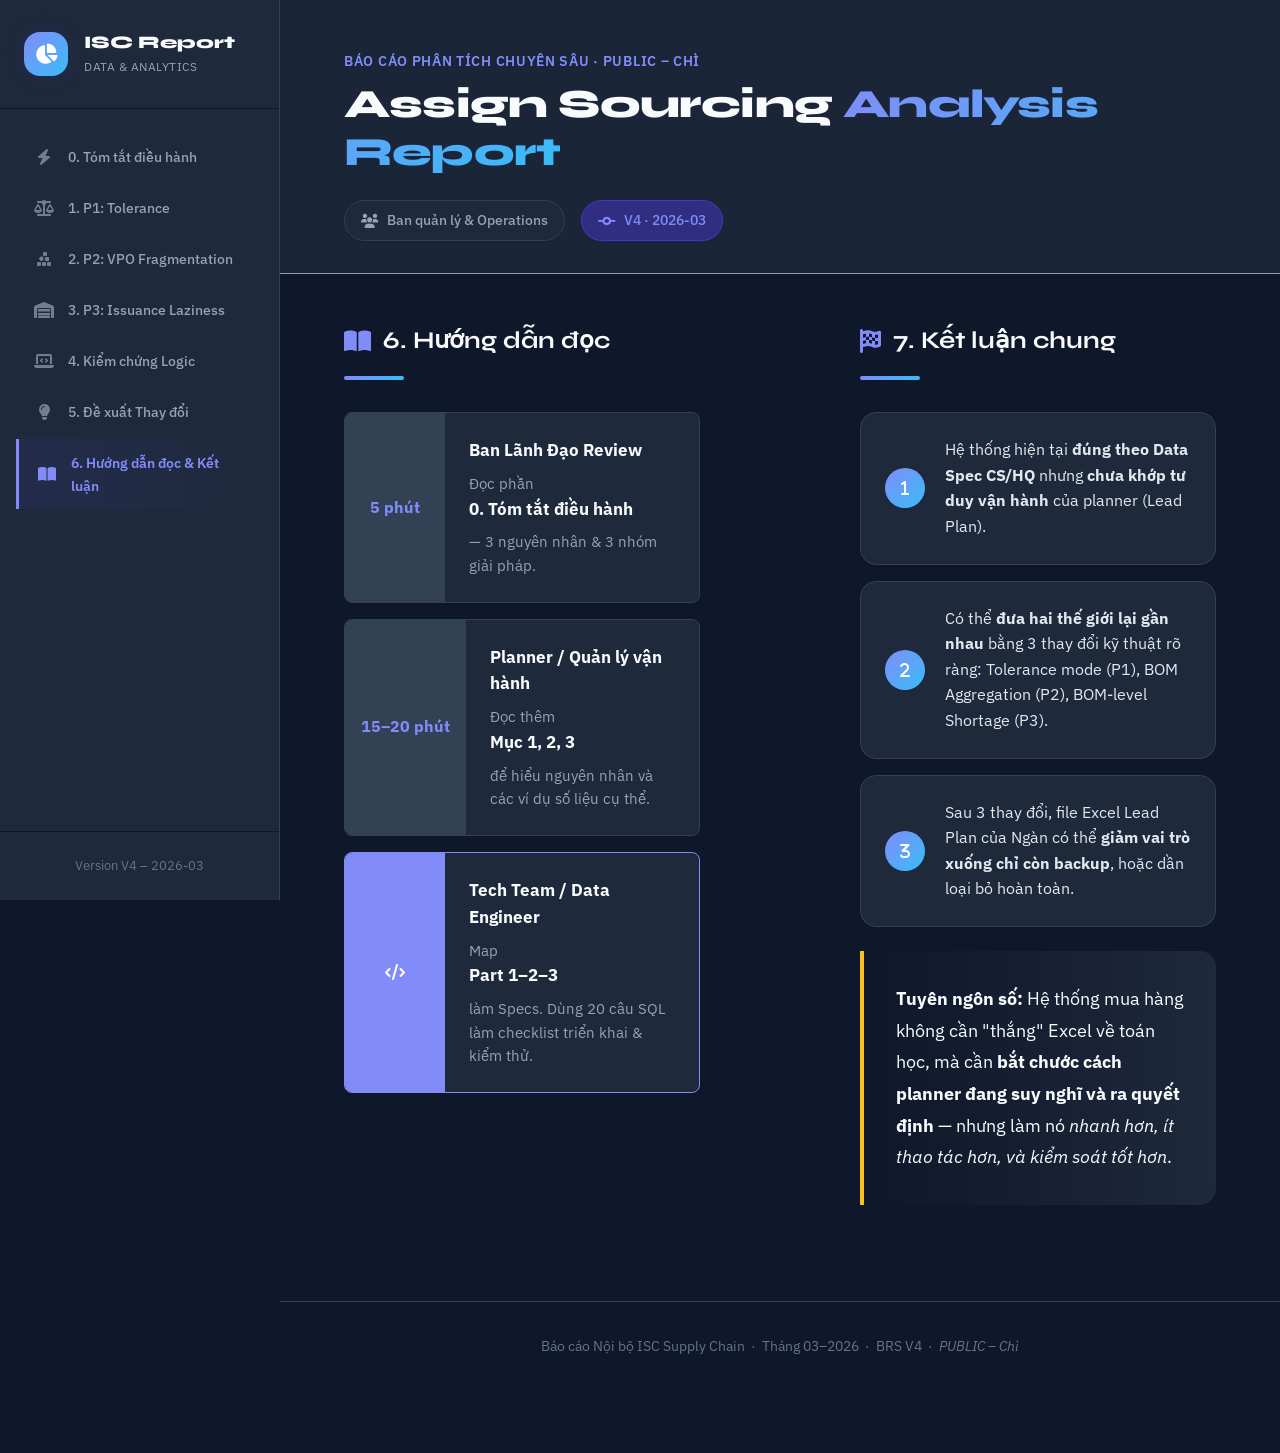
<file: Report/Report_Nam/conclusion.html>
<!DOCTYPE html>
<html lang="vi">
<head>
    <meta charset="UTF-8">
    <meta name="viewport" content="width=device-width, initial-scale=1.0">
    <meta name="description" content="Báo cáo phân tích hệ thống Assign Sourcing cho nhóm vật tư PUBLIC - Chì">
    <title>Kết luận | ISC Report V4 | ISC Supply Chain</title>
    <link
        href="https://fonts.googleapis.com/css2?family=IBM+Plex+Sans:wght@300;400;500;600;700&family=IBM+Plex+Mono:wght@400;500&family=Syne:wght@700;800&display=swap"
        rel="stylesheet">
    <link rel="stylesheet" href="https://cdnjs.cloudflare.com/ajax/libs/font-awesome/6.4.0/css/all.min.css">
    <link rel="stylesheet" href="Style.css">

</head>
<body>
    <nav class="sidebar">
        <div class="sidebar-header">
            <div class="logo-circle"><i class="fa-solid fa-chart-pie"></i></div>
            <div class="brand">
                <h2>ISC Report</h2>
                <p>Data & Analytics</p>
            </div>
        </div>
        
        <ul class="nav-links">
            <li><a href="index.html" id="nav_index"><span class="icon-wrap"><i class="fa-solid fa-bolt"></i></span>0. Tóm tắt điều hành</a></li>
            <li><a href="p1_tolerance.html" id="nav_p1"><span class="icon-wrap"><i class="fa-solid fa-scale-balanced"></i></span>1. P1: Tolerance</a></li>
            <li><a href="p2_vpo_fragmentation.html" id="nav_p2"><span class="icon-wrap"><i class="fa-solid fa-cubes-stacked"></i></span>2. P2: VPO Fragmentation</a></li>
            <li><a href="p3_warehouse.html" id="nav_p3"><span class="icon-wrap"><i class="fa-solid fa-warehouse"></i></span>3. P3: Issuance Laziness</a></li>
            <li><a href="validation.html" id="nav_valid"><span class="icon-wrap"><i class="fa-solid fa-laptop-code"></i></span>4. Kiểm chứng Logic</a></li>
            <li><a href="solutions.html" id="nav_sol"><span class="icon-wrap"><i class="fa-solid fa-lightbulb"></i></span>5. Đề xuất Thay đổi</a></li>
            <li><a href="conclusion.html" id="nav_conc" class="active"><span class="icon-wrap"><i class="fa-solid fa-book-open"></i></span>6. Hướng dẫn đọc & Kết luận</a></li>
        </ul>

        <div class="sidebar-footer">
            <p>Version V4 – 2026-03</p>
        </div>
    </nav>
    <main class="content">
        <header class="top-header" id="header">
            <div class="header-content">
                <div class="title-area">
                    <span class="eyebrow">Báo cáo phân tích chuyên sâu · PUBLIC – Chì</span>
                    <h1>Assign Sourcing <span class="text-gradient">Analysis Report</span></h1>
                </div>
                <div class="badges">
                    <span class="badge badge-glass tooltip"
                        data-tooltip="Ban lãnh đạo, phòng Kế hoạch SX, Kho, Mua hàng">
                        <i class="fa-solid fa-users"></i> Ban quản lý &amp; Operations
                    </span>
                    <span class="badge badge-accent"><i class="fa-solid fa-code-commit"></i> V4 · 2026-03</span>
                </div>
            </div>
        </header>
        
        <div class="grid-2 gap-8">
<section id="guide" class="section-container animate-on-scroll mb-0">
                <div class="section-header">
                    <h2><i class="fa-solid fa-book-open"></i> 6. Hướng dẫn đọc</h2>
                    <div class="divider"></div>
                </div>
                <div class="timeline-guide">
                    <div class="guide-item">
                        <div class="guide-time">5 phút</div>
                        <div class="guide-text">
                            <strong>Ban Lãnh Đạo Review</strong>
                            <p>Đọc phần <strong>0. Tóm tắt điều hành</strong> — 3 nguyên nhân &amp; 3 nhóm giải pháp.
                            </p>
                        </div>
                    </div>
                    <div class="guide-item">
                        <div class="guide-time">15–20 phút</div>
                        <div class="guide-text">
                            <strong>Planner / Quản lý vận hành</strong>
                            <p>Đọc thêm <strong>Mục 1, 2, 3</strong> để hiểu nguyên nhân và các ví dụ số liệu cụ thể.
                            </p>
                        </div>
                    </div>
                    <div class="guide-item action">
                        <div class="guide-time"><i class="fa-solid fa-code"></i></div>
                        <div class="guide-text">
                            <strong>Tech Team / Data Engineer</strong>
                            <p>Map <strong>Part 1–2–3</strong> làm Specs. Dùng 20 câu SQL làm checklist triển khai &amp;
                                kiểm thử.</p>
                        </div>
                    </div>
                </div>
            </section>
<section id="conclusion" class="section-container animate-on-scroll mb-0">
                <div class="section-header">
                    <h2><i class="fa-solid fa-flag-checkered"></i> 7. Kết luận chung</h2>
                    <div class="divider"></div>
                </div>
                <ul class="feature-list mb-6">
                    <li>
                        <div class="icon-circle"><i class="fa-solid fa-1"></i></div>
                        <p>Hệ thống hiện tại <strong>đúng theo Data Spec CS/HQ</strong> nhưng <strong>chưa khớp tư duy
                                vận hành</strong> của planner (Lead Plan).</p>
                    </li>
                    <li>
                        <div class="icon-circle"><i class="fa-solid fa-2"></i></div>
                        <p>Có thể <strong>đưa hai thế giới lại gần nhau</strong> bằng 3 thay đổi kỹ thuật rõ ràng:
                            Tolerance mode (P1), BOM Aggregation (P2), BOM-level Shortage (P3).</p>
                    </li>
                    <li>
                        <div class="icon-circle"><i class="fa-solid fa-3"></i></div>
                        <p>Sau 3 thay đổi, file Excel Lead Plan của Ngàn có thể <strong>giảm vai trò xuống chỉ còn
                                backup</strong>, hoặc dần loại bỏ hoàn toàn.</p>
                    </li>
                </ul>
                <blockquote class="modern-quote">
                    <strong>Tuyên ngôn số:</strong> Hệ thống mua hàng không cần "thắng" Excel về toán học, mà cần
                    <strong>bắt chước cách planner đang suy nghĩ và ra quyết định</strong> — nhưng làm nó <em>nhanh hơn,
                        ít thao tác hơn, và kiểm soát tốt hơn</em>.
                </blockquote>
            </section>
</div>
        
        <footer class="footer mt-12">
            <p>Báo cáo Nội bộ ISC Supply Chain &nbsp;·&nbsp; Tháng 03–2026 &nbsp;·&nbsp; BRS V4 &nbsp;·&nbsp; <em>PUBLIC
                    – Chì</em></p>
        </footer>
    </main>
    
    <script>
        document.querySelectorAll('.animate-on-scroll').forEach(el => {
            el.classList.add('is-visible'); // Trigger directly since chunked pages 
        });
    </script>
    
</body>
</html>
</file>
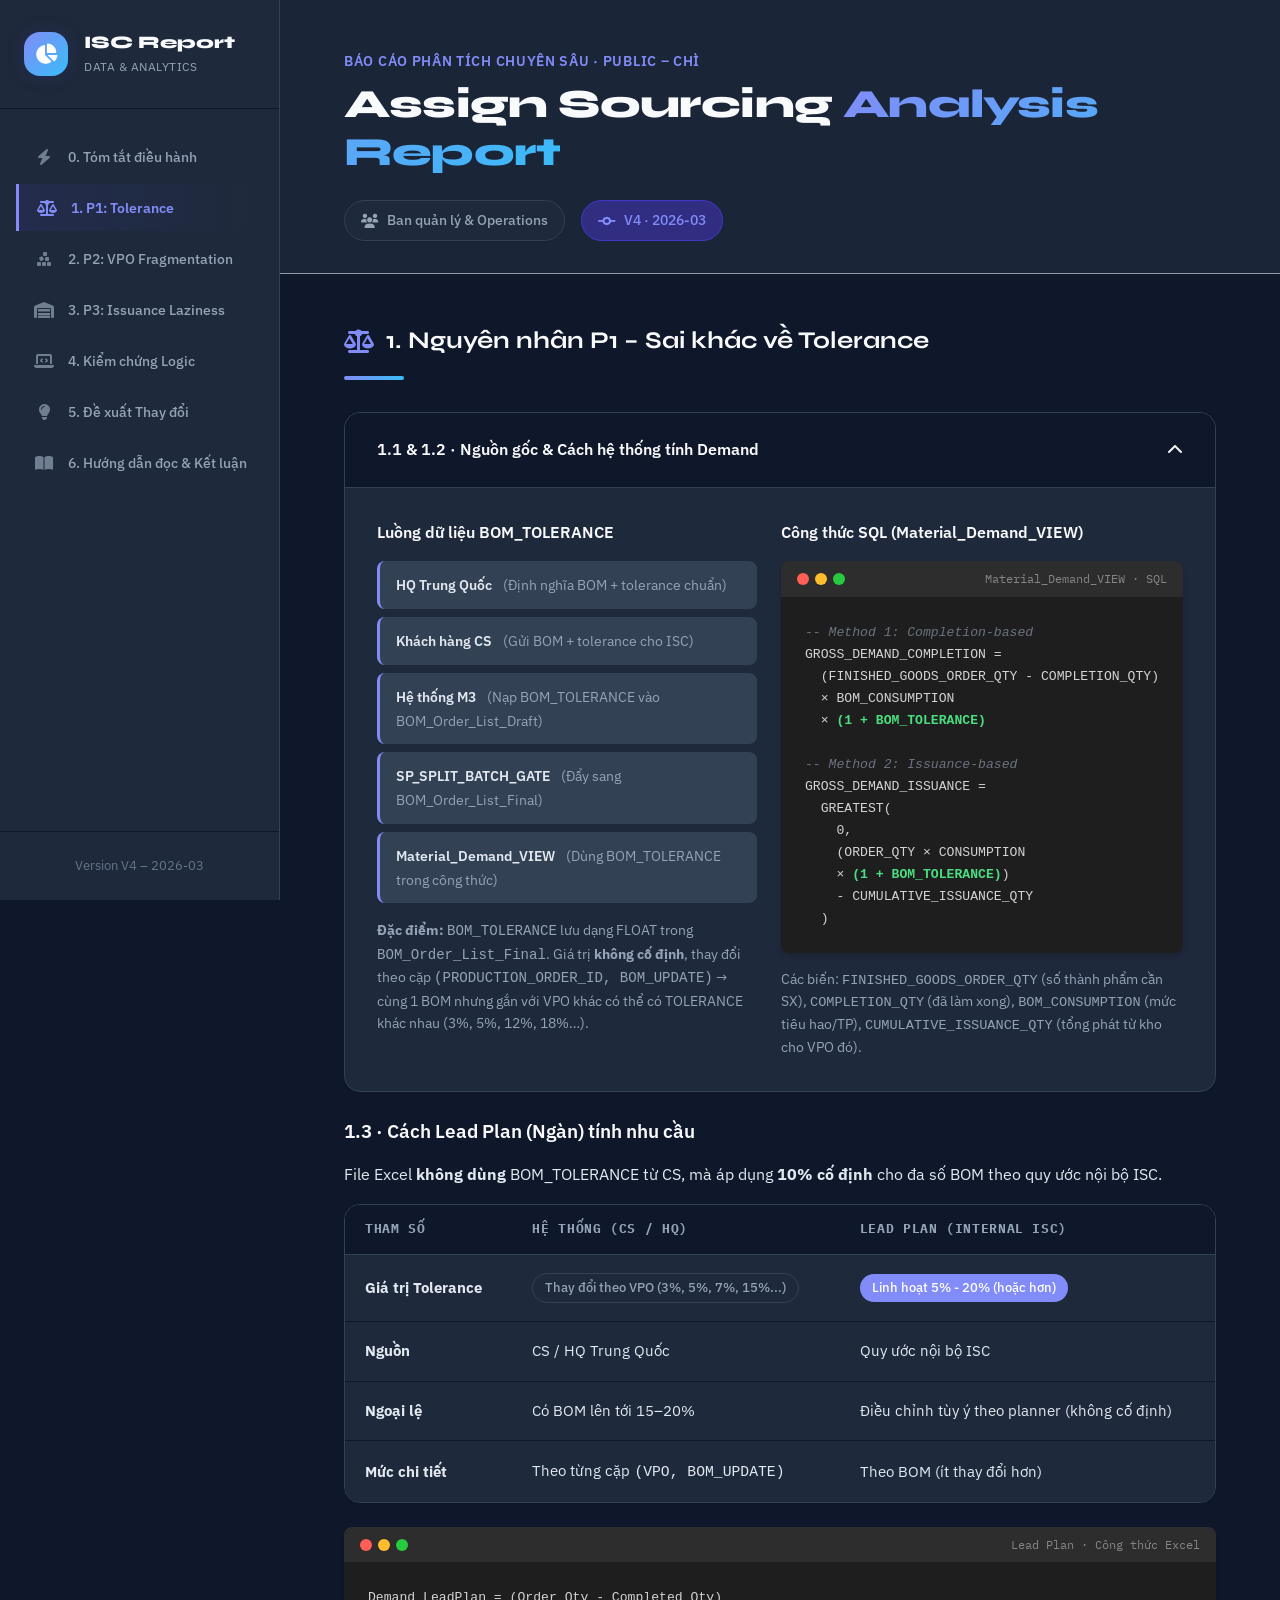
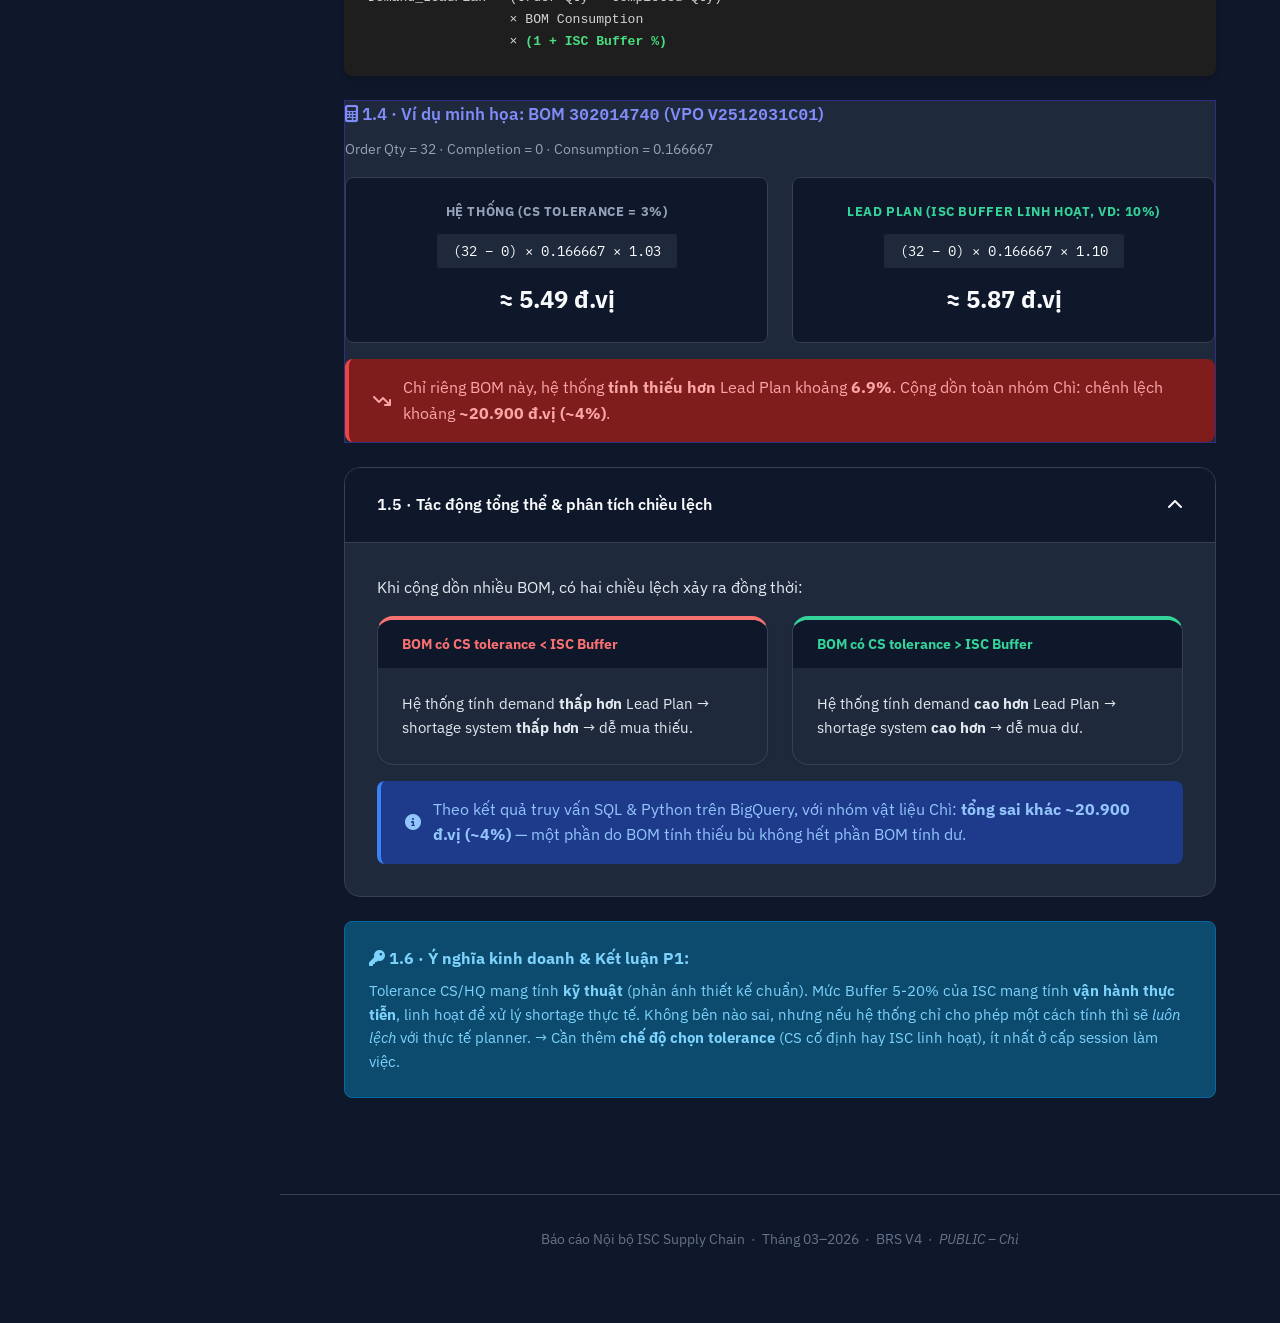
<file: Report/Report_Nam/p1_tolerance.html>
<!DOCTYPE html>
<html lang="vi">
<head>
    <meta charset="UTF-8">
    <meta name="viewport" content="width=device-width, initial-scale=1.0">
    <meta name="description" content="Báo cáo phân tích hệ thống Assign Sourcing cho nhóm vật tư PUBLIC - Chì">
    <title>P1: Tolerance | ISC Report V4 | ISC Supply Chain</title>
    <link
        href="https://fonts.googleapis.com/css2?family=IBM+Plex+Sans:wght@300;400;500;600;700&family=IBM+Plex+Mono:wght@400;500&family=Syne:wght@700;800&display=swap"
        rel="stylesheet">
    <link rel="stylesheet" href="https://cdnjs.cloudflare.com/ajax/libs/font-awesome/6.4.0/css/all.min.css">
    <link rel="stylesheet" href="Style.css">

</head>
<body>
    <nav class="sidebar">
        <div class="sidebar-header">
            <div class="logo-circle"><i class="fa-solid fa-chart-pie"></i></div>
            <div class="brand">
                <h2>ISC Report</h2>
                <p>Data & Analytics</p>
            </div>
        </div>
        
        <ul class="nav-links">
            <li><a href="index.html" id="nav_index"><span class="icon-wrap"><i class="fa-solid fa-bolt"></i></span>0. Tóm tắt điều hành</a></li>
            <li><a href="p1_tolerance.html" id="nav_p1" class="active"><span class="icon-wrap"><i class="fa-solid fa-scale-balanced"></i></span>1. P1: Tolerance</a></li>
            <li><a href="p2_vpo_fragmentation.html" id="nav_p2"><span class="icon-wrap"><i class="fa-solid fa-cubes-stacked"></i></span>2. P2: VPO Fragmentation</a></li>
            <li><a href="p3_warehouse.html" id="nav_p3"><span class="icon-wrap"><i class="fa-solid fa-warehouse"></i></span>3. P3: Issuance Laziness</a></li>
            <li><a href="validation.html" id="nav_valid"><span class="icon-wrap"><i class="fa-solid fa-laptop-code"></i></span>4. Kiểm chứng Logic</a></li>
            <li><a href="solutions.html" id="nav_sol"><span class="icon-wrap"><i class="fa-solid fa-lightbulb"></i></span>5. Đề xuất Thay đổi</a></li>
            <li><a href="conclusion.html" id="nav_conc"><span class="icon-wrap"><i class="fa-solid fa-book-open"></i></span>6. Hướng dẫn đọc & Kết luận</a></li>
        </ul>

        <div class="sidebar-footer">
            <p>Version V4 – 2026-03</p>
        </div>
    </nav>
    <main class="content">
        <header class="top-header" id="header">
            <div class="header-content">
                <div class="title-area">
                    <span class="eyebrow">Báo cáo phân tích chuyên sâu · PUBLIC – Chì</span>
                    <h1>Assign Sourcing <span class="text-gradient">Analysis Report</span></h1>
                </div>
                <div class="badges">
                    <span class="badge badge-glass tooltip"
                        data-tooltip="Ban lãnh đạo, phòng Kế hoạch SX, Kho, Mua hàng">
                        <i class="fa-solid fa-users"></i> Ban quản lý &amp; Operations
                    </span>
                    <span class="badge badge-accent"><i class="fa-solid fa-code-commit"></i> V4 · 2026-03</span>
                </div>
            </div>
        </header>
        
        <section id="p1-tolerance" class="section-container animate-on-scroll">
            <div class="section-header">
                <h2><i class="fa-solid fa-scale-balanced"></i> 1. Nguyên nhân P1 – Sai khác về Tolerance</h2>
                <div class="divider"></div>
            </div>

            <details class="tech-accordion mb-6" open>
                <summary>1.1 &amp; 1.2 · Nguồn gốc &amp; Cách hệ thống tính Demand <i
                        class="fa-solid fa-chevron-down"></i></summary>
                <div class="accordion-content">
                    <div class="grid-2">
                        <div>
                            <h4 class="mb-4">Luồng dữ liệu BOM_TOLERANCE</h4>
                            <div class="flow-steps">
                                <div class="step">HQ Trung Quốc <span>(Định nghĩa BOM + tolerance chuẩn)</span></div>
                                <div class="step">Khách hàng CS <span>(Gửi BOM + tolerance cho ISC)</span></div>
                                <div class="step">Hệ thống M3 <span>(Nạp BOM_TOLERANCE vào BOM_Order_List_Draft)</span>
                                </div>
                                <div class="step">SP_SPLIT_BATCH_GATE <span>(Đẩy sang BOM_Order_List_Final)</span></div>
                                <div class="step">Material_Demand_VIEW <span>(Dùng BOM_TOLERANCE trong công thức)</span>
                                </div>
                            </div>
                            <p class="mt-4 text-muted" style="font-size:0.88rem;"><strong>Đặc điểm:</strong>
                                <code>BOM_TOLERANCE</code> lưu dạng FLOAT trong <code>BOM_Order_List_Final</code>. Giá
                                trị <strong>không cố định</strong>, thay đổi theo cặp
                                <code>(PRODUCTION_ORDER_ID, BOM_UPDATE)</code> → cùng 1 BOM nhưng gắn với VPO khác có
                                thể có TOLERANCE khác nhau (3%, 5%, 12%, 18%…).</p>
                        </div>
                        <div>
                            <h4 class="mb-4">Công thức SQL (Material_Demand_VIEW)</h4>
                            <div class="code-mac">
                                <div class="mac-header">
                                    <span class="mac-btn red"></span><span class="mac-btn yellow"></span><span
                                        class="mac-btn green"></span>
                                    <span class="mac-title">Material_Demand_VIEW · SQL</span>
                                </div>
                                <pre><code><span class="code-comment">-- Method 1: Completion-based</span>
GROSS_DEMAND_COMPLETION =
  (FINISHED_GOODS_ORDER_QTY - COMPLETION_QTY)
  × BOM_CONSUMPTION
  × <span class="code-highlight">(1 + BOM_TOLERANCE)</span>

<span class="code-comment">-- Method 2: Issuance-based</span>
GROSS_DEMAND_ISSUANCE =
  GREATEST(
    0,
    (ORDER_QTY × CONSUMPTION
    × <span class="code-highlight">(1 + BOM_TOLERANCE)</span>)
    - CUMULATIVE_ISSUANCE_QTY
  )</code></pre>
                            </div>
                            <p class="mt-4 text-muted" style="font-size:0.85rem;">Các biến:
                                <code>FINISHED_GOODS_ORDER_QTY</code> (số thành phẩm cần SX),
                                <code>COMPLETION_QTY</code> (đã làm xong), <code>BOM_CONSUMPTION</code> (mức tiêu
                                hao/TP), <code>CUMULATIVE_ISSUANCE_QTY</code> (tổng phát từ kho cho VPO đó).</p>
                        </div>
                    </div>
                </div>
            </details>

            <h3 class="mb-4">1.3 · Cách Lead Plan (Ngàn) tính nhu cầu</h3>
            <p class="mb-4">File Excel <strong>không dùng</strong> BOM_TOLERANCE từ CS, mà áp dụng <strong>10% cố
                    định</strong> cho đa số BOM theo quy ước nội bộ ISC.</p>
            <div class="table-container mb-6 wrapper-border">
                <table class="modern-table">
                    <thead>
                        <tr>
                            <th>Tham số</th>
                            <th>Hệ thống (CS / HQ)</th>
                            <th>Lead Plan (Internal ISC)</th>
                        </tr>
                    </thead>
                    <tbody>
                        <tr>
                            <td><strong>Giá trị Tolerance</strong></td>
                            <td><span class="tag tag-outline">Thay đổi theo VPO (3%, 5%, 7%, 15%...)</span></td>
                            <td><span class="tag tag-solid">Linh hoạt 5% - 20% (hoặc hơn)</span></td>
                        </tr>
                        <tr>
                            <td><strong>Nguồn</strong></td>
                            <td>CS / HQ Trung Quốc</td>
                            <td>Quy ước nội bộ ISC</td>
                        </tr>
                        <tr>
                            <td><strong>Ngoại lệ</strong></td>
                            <td>Có BOM lên tới 15–20%</td>
                            <td>Điều chỉnh tùy ý theo planner (không cố định)</td>
                        </tr>
                        <tr>
                            <td><strong>Mức chi tiết</strong></td>
                            <td>Theo từng cặp <code>(VPO, BOM_UPDATE)</code></td>
                            <td>Theo BOM (ít thay đổi hơn)</td>
                        </tr>
                    </tbody>
                </table>
            </div>

            <div class="code-mac mb-6">
                <div class="mac-header">
                    <span class="mac-btn red"></span><span class="mac-btn yellow"></span><span
                        class="mac-btn green"></span>
                    <span class="mac-title">Lead Plan · Công thức Excel</span>
                </div>
                <pre><code>Demand_LeadPlan = (Order Qty - Completed Qty)
                  × BOM Consumption
                  × <span class="code-highlight">(1 + ISC Buffer %)</span></code></pre>
            </div>

            <div class="card info-card mb-6">
                <h4><i class="fa-solid fa-calculator"></i> 1.4 · Ví dụ minh họa: BOM <code>302014740</code> (VPO
                    <code>V2512031C01</code>)</h4>
                <p style="font-size:0.88rem;color:var(--text-muted);margin-top:0.5rem;">Order Qty = 32 · Completion = 0
                    · Consumption = 0.166667</p>
                <div class="grid-2 mt-4">
                    <div class="calc-box">
                        <div class="calc-title system">Hệ thống (CS Tolerance = 3%)</div>
                        <div class="formula"><code>(32 − 0) × 0.166667 × 1.03</code></div>
                        <div class="result">≈ 5.49 đ.vị</div>
                    </div>
                    <div class="calc-box">
                        <div class="calc-title excel">Lead Plan (ISC Buffer linh hoạt, vd: 10%)</div>
                        <div class="formula"><code>(32 − 0) × 0.166667 × 1.10</code></div>
                        <div class="result">≈ 5.87 đ.vị</div>
                    </div>
                </div>
                <div class="alert alert-danger mt-4">
                    <i class="fa-solid fa-arrow-trend-down"></i>
                    <span>Chỉ riêng BOM này, hệ thống <strong>tính thiếu hơn</strong> Lead Plan khoảng
                        <strong>6.9%</strong>. Cộng dồn toàn nhóm Chì: chênh lệch khoảng <strong>~20.900 đ.vị
                            (~4%)</strong>.</span>
                </div>
            </div>

            <details class="tech-accordion mb-6" open>
                <summary>1.5 · Tác động tổng thể &amp; phân tích chiều lệch <i class="fa-solid fa-chevron-down"></i>
                </summary>
                <div class="accordion-content">
                    <p class="mb-4">Khi cộng dồn nhiều BOM, có hai chiều lệch xảy ra đồng thời:</p>
                    <div class="grid-2">
                        <div class="scenario-card negative">
                            <div class="scenario-badge">BOM có CS tolerance &lt; ISC Buffer</div>
                            <div class="scenario-content">
                                <p style="font-size:0.92rem;">Hệ thống tính demand <strong>thấp hơn</strong> Lead Plan →
                                    shortage system <strong>thấp hơn</strong> → dễ mua thiếu.</p>
                            </div>
                        </div>
                        <div class="scenario-card positive">
                            <div class="scenario-badge">BOM có CS tolerance &gt; ISC Buffer</div>
                            <div class="scenario-content">
                                <p style="font-size:0.92rem;">Hệ thống tính demand <strong>cao hơn</strong> Lead Plan →
                                    shortage system <strong>cao hơn</strong> → dễ mua dư.</p>
                            </div>
                        </div>
                    </div>
                    <div class="alert alert-info mt-4">
                        <i class="fa-solid fa-info-circle"></i>
                        <span>Theo kết quả truy vấn SQL &amp; Python trên BigQuery, với nhóm vật liệu Chì: <strong>tổng
                                sai khác ~20.900 đ.vị (~4%)</strong> — một phần do BOM tính thiếu bù không hết phần BOM
                            tính dư.</span>
                    </div>
                </div>
            </details>

            <div class="takeaway-box mt-4">
                <strong><i class="fa-solid fa-key"></i> 1.6 · Ý nghĩa kinh doanh &amp; Kết luận P1:</strong>
                <p class="mt-2" style="font-size:0.92rem;">Tolerance CS/HQ mang tính <strong>kỹ thuật</strong> (phản ánh
                    thiết kế chuẩn). Mức Buffer 5-20% của ISC mang tính <strong>vận hành thực tiễn</strong>, linh hoạt để xử lý shortage thực tế. Không bên nào sai, nhưng nếu hệ thống chỉ cho phép một cách tính thì sẽ <em>luôn lệch</em>
                    với thực tế planner. → Cần thêm <strong>chế độ chọn tolerance</strong> (CS cố định hay ISC linh hoạt), ít nhất ở cấp
                    session làm việc.</p>
            </div>
        </section>
        
        <footer class="footer mt-12">
            <p>Báo cáo Nội bộ ISC Supply Chain &nbsp;·&nbsp; Tháng 03–2026 &nbsp;·&nbsp; BRS V4 &nbsp;·&nbsp; <em>PUBLIC
                    – Chì</em></p>
        </footer>
    </main>
    
    <script>
        document.querySelectorAll('.animate-on-scroll').forEach(el => {
            el.classList.add('is-visible'); // Trigger directly since chunked pages 
        });
    </script>
    
</body>
</html>
</file>
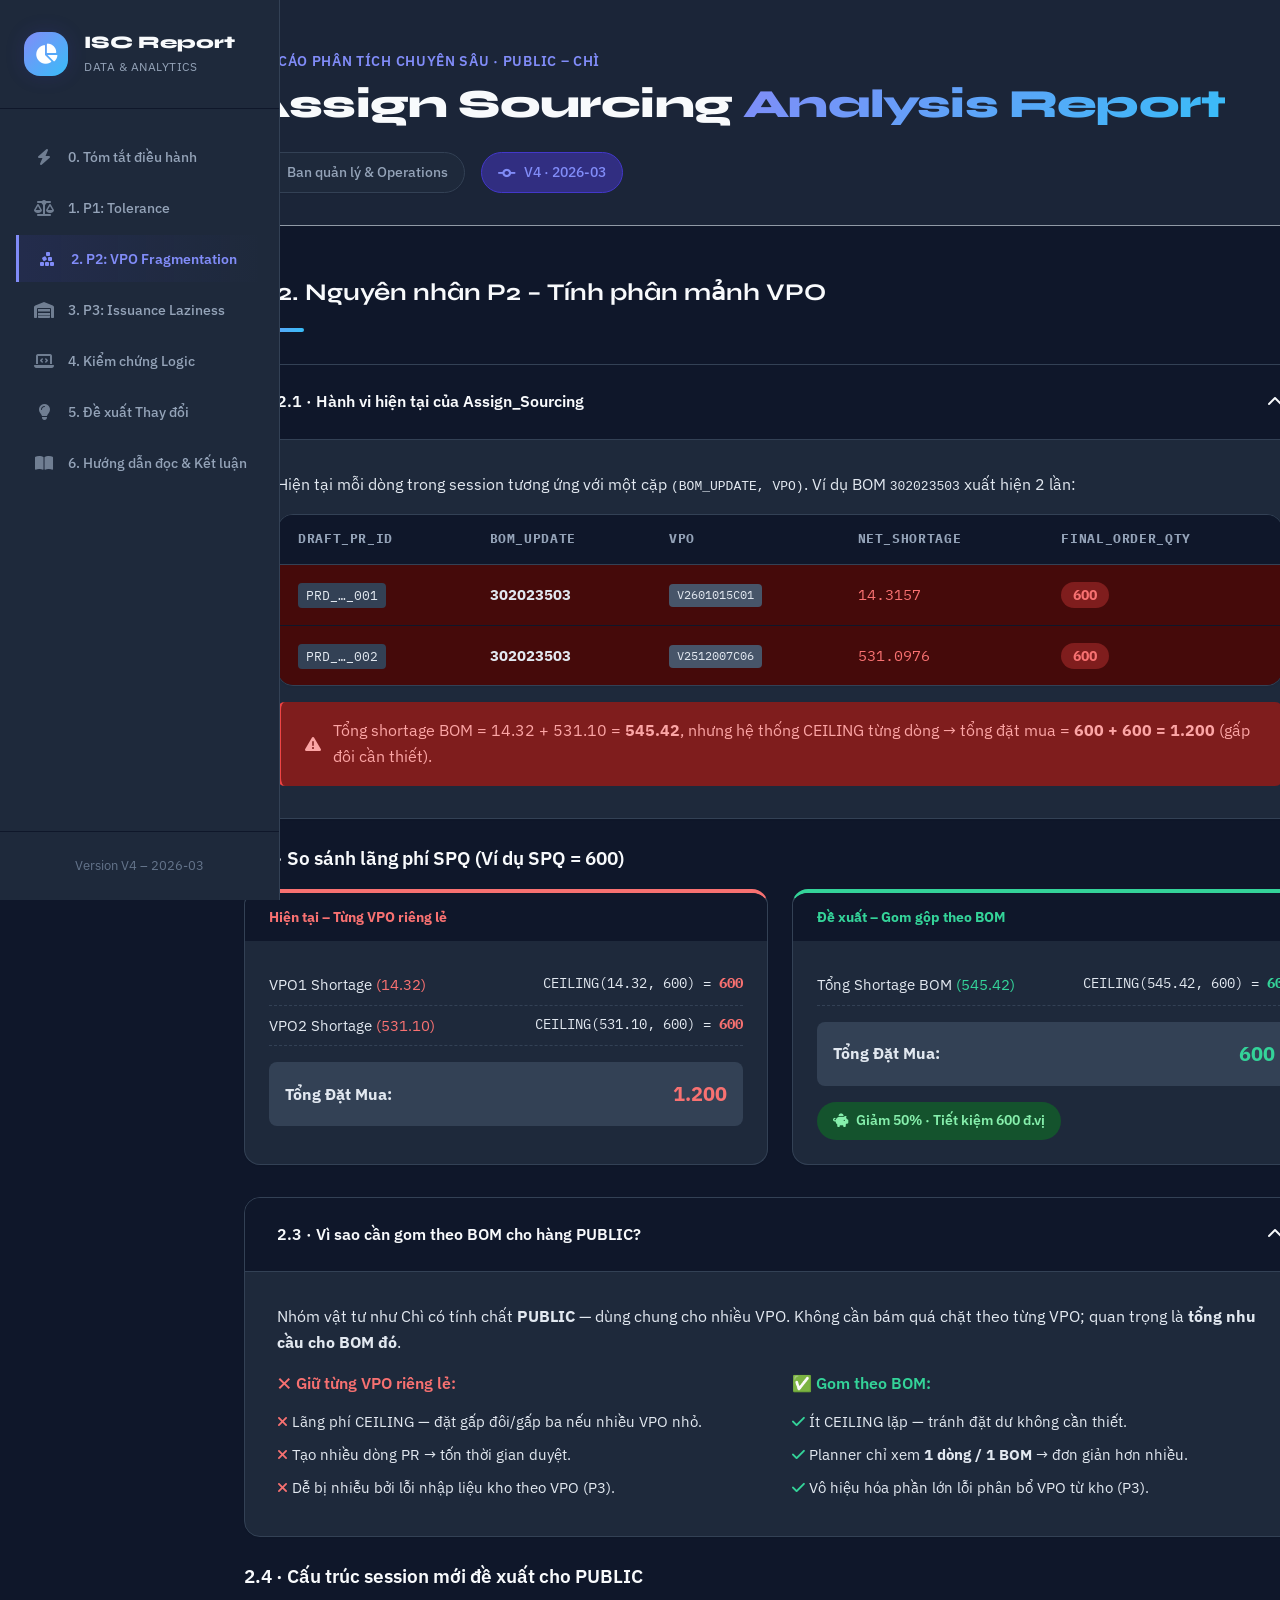
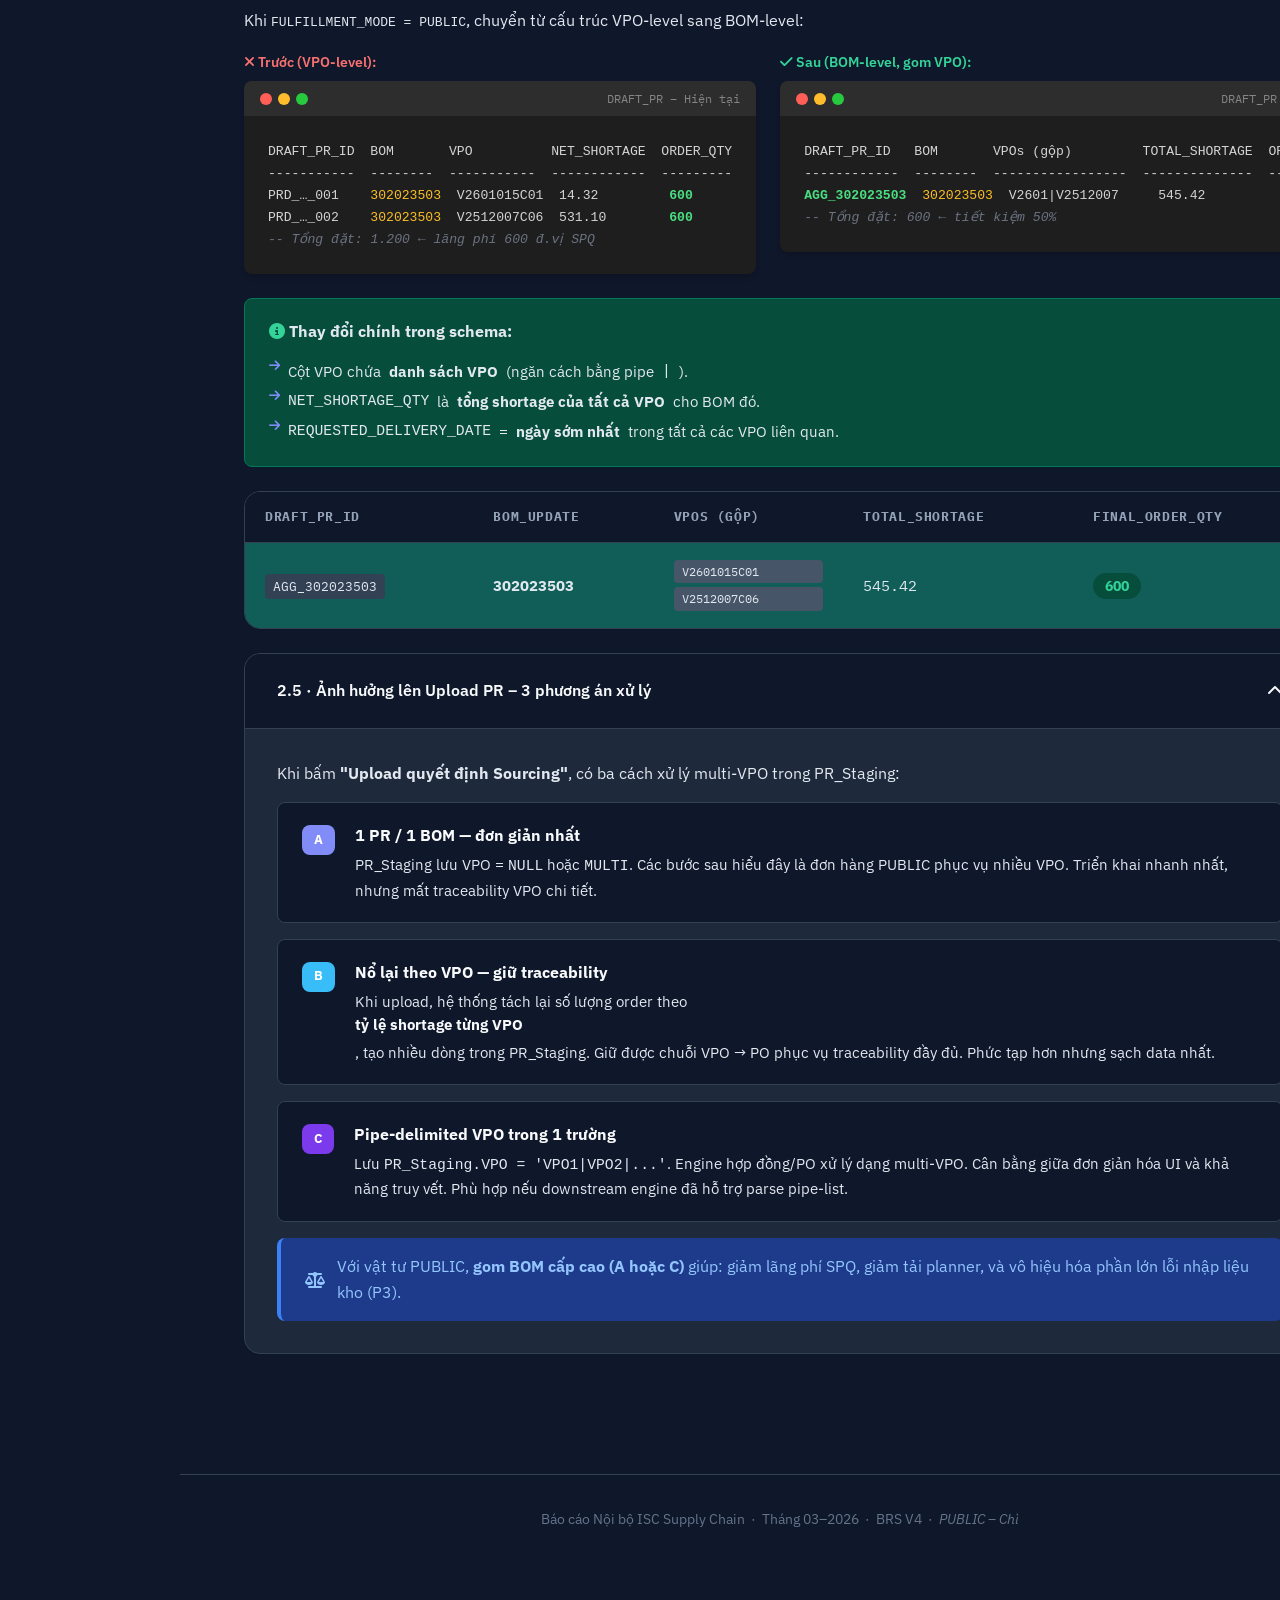
<file: Report/Report_Nam/p2_vpo_fragmentation.html>
<!DOCTYPE html>
<html lang="vi">
<head>
    <meta charset="UTF-8">
    <meta name="viewport" content="width=device-width, initial-scale=1.0">
    <meta name="description" content="Báo cáo phân tích hệ thống Assign Sourcing cho nhóm vật tư PUBLIC - Chì">
    <title>P2: VPO | ISC Report V4 | ISC Supply Chain</title>
    <link
        href="https://fonts.googleapis.com/css2?family=IBM+Plex+Sans:wght@300;400;500;600;700&family=IBM+Plex+Mono:wght@400;500&family=Syne:wght@700;800&display=swap"
        rel="stylesheet">
    <link rel="stylesheet" href="https://cdnjs.cloudflare.com/ajax/libs/font-awesome/6.4.0/css/all.min.css">
    <link rel="stylesheet" href="Style.css">

</head>
<body>
    <nav class="sidebar">
        <div class="sidebar-header">
            <div class="logo-circle"><i class="fa-solid fa-chart-pie"></i></div>
            <div class="brand">
                <h2>ISC Report</h2>
                <p>Data & Analytics</p>
            </div>
        </div>
        
        <ul class="nav-links">
            <li><a href="index.html" id="nav_index"><span class="icon-wrap"><i class="fa-solid fa-bolt"></i></span>0. Tóm tắt điều hành</a></li>
            <li><a href="p1_tolerance.html" id="nav_p1"><span class="icon-wrap"><i class="fa-solid fa-scale-balanced"></i></span>1. P1: Tolerance</a></li>
            <li><a href="p2_vpo_fragmentation.html" id="nav_p2" class="active"><span class="icon-wrap"><i class="fa-solid fa-cubes-stacked"></i></span>2. P2: VPO Fragmentation</a></li>
            <li><a href="p3_warehouse.html" id="nav_p3"><span class="icon-wrap"><i class="fa-solid fa-warehouse"></i></span>3. P3: Issuance Laziness</a></li>
            <li><a href="validation.html" id="nav_valid"><span class="icon-wrap"><i class="fa-solid fa-laptop-code"></i></span>4. Kiểm chứng Logic</a></li>
            <li><a href="solutions.html" id="nav_sol"><span class="icon-wrap"><i class="fa-solid fa-lightbulb"></i></span>5. Đề xuất Thay đổi</a></li>
            <li><a href="conclusion.html" id="nav_conc"><span class="icon-wrap"><i class="fa-solid fa-book-open"></i></span>6. Hướng dẫn đọc & Kết luận</a></li>
        </ul>

        <div class="sidebar-footer">
            <p>Version V4 – 2026-03</p>
        </div>
    </nav>
    <main class="content">
        <header class="top-header" id="header">
            <div class="header-content">
                <div class="title-area">
                    <span class="eyebrow">Báo cáo phân tích chuyên sâu · PUBLIC – Chì</span>
                    <h1>Assign Sourcing <span class="text-gradient">Analysis Report</span></h1>
                </div>
                <div class="badges">
                    <span class="badge badge-glass tooltip"
                        data-tooltip="Ban lãnh đạo, phòng Kế hoạch SX, Kho, Mua hàng">
                        <i class="fa-solid fa-users"></i> Ban quản lý &amp; Operations
                    </span>
                    <span class="badge badge-accent"><i class="fa-solid fa-code-commit"></i> V4 · 2026-03</span>
                </div>
            </div>
        </header>
        
        <section id="p2-vpo-fragmentation" class="section-container animate-on-scroll">
            <div class="section-header">
                <h2><i class="fa-solid fa-cubes-stacked"></i> 2. Nguyên nhân P2 – Tính phân mảnh VPO</h2>
                <div class="divider"></div>
            </div>

            <details class="tech-accordion mb-6" open>
                <summary>2.1 · Hành vi hiện tại của Assign_Sourcing <i class="fa-solid fa-chevron-down"></i></summary>
                <div class="accordion-content">
                    <p class="mb-4">Hiện tại mỗi dòng trong session tương ứng với một cặp
                        <code>(BOM_UPDATE, VPO)</code>. Ví dụ BOM <code>302023503</code> xuất hiện 2 lần:</p>
                    <div class="table-container mb-4 wrapper-border">
                        <table class="modern-table">
                            <thead>
                                <tr>
                                    <th>DRAFT_PR_ID</th>
                                    <th>BOM_UPDATE</th>
                                    <th>VPO</th>
                                    <th>NET_SHORTAGE</th>
                                    <th>FINAL_ORDER_QTY</th>
                                </tr>
                            </thead>
                            <tbody>
                                <tr class="highlight-row-danger">
                                    <td><span class="id-token">PRD_…_001</span></td>
                                    <td><strong>302023503</strong></td>
                                    <td><span class="vpo-tag">V2601015C01</span></td>
                                    <td><span class="font-mono text-danger">14.3157</span></td>
                                    <td><span class="status-pill danger">600</span></td>
                                </tr>
                                <tr class="highlight-row-danger">
                                    <td><span class="id-token">PRD_…_002</span></td>
                                    <td><strong>302023503</strong></td>
                                    <td><span class="vpo-tag">V2512007C06</span></td>
                                    <td><span class="font-mono text-danger">531.0976</span></td>
                                    <td><span class="status-pill danger">600</span></td>
                                </tr>
                            </tbody>
                        </table>
                    </div>
                    <div class="alert alert-danger">
                        <i class="fa-solid fa-triangle-exclamation"></i>
                        <span>Tổng shortage BOM = 14.32 + 531.10 = <strong>545.42</strong>, nhưng hệ thống CEILING từng
                            dòng → tổng đặt mua = <strong>600 + 600 = 1.200</strong> (gấp đôi cần thiết).</span>
                    </div>
                </div>
            </details>

            <h3 class="mb-4">2.2 · So sánh lãng phí SPQ (Ví dụ SPQ = 600)</h3>
            <div class="grid-2 mb-8">
                <div class="scenario-card negative">
                    <div class="scenario-badge">Hiện tại – Từng VPO riêng lẻ</div>
                    <div class="scenario-content">
                        <div class="item-row">
                            <span>VPO1 Shortage <span class="text-danger">(14.32)</span></span>
                            <span class="math">CEILING(14.32, 600) = <strong class="text-danger">600</strong></span>
                        </div>
                        <div class="item-row">
                            <span>VPO2 Shortage <span class="text-danger">(531.10)</span></span>
                            <span class="math">CEILING(531.10, 600) = <strong class="text-danger">600</strong></span>
                        </div>
                        <div class="total-row">
                            <span>Tổng Đặt Mua:</span>
                            <span class="total-val text-danger">1.200</span>
                        </div>
                    </div>
                </div>
                <div class="scenario-card positive">
                    <div class="scenario-badge">Đề xuất – Gom gộp theo BOM</div>
                    <div class="scenario-content">
                        <div class="item-row">
                            <span>Tổng Shortage BOM <span class="text-success">(545.42)</span></span>
                            <span class="math">CEILING(545.42, 600) = <strong class="text-success">600</strong></span>
                        </div>
                        <div class="total-row">
                            <span>Tổng Đặt Mua:</span>
                            <span class="total-val text-success">600</span>
                        </div>
                        <div class="saving-chip"><i class="fa-solid fa-piggy-bank"></i> Giảm 50% · Tiết kiệm 600 đ.vị
                        </div>
                    </div>
                </div>
            </div>

            <details class="tech-accordion mb-6" open>
                <summary>2.3 · Vì sao cần gom theo BOM cho hàng PUBLIC? <i class="fa-solid fa-chevron-down"></i>
                </summary>
                <div class="accordion-content">
                    <p class="mb-4">Nhóm vật tư như Chì có tính chất <strong>PUBLIC</strong> — dùng chung cho nhiều VPO.
                        Không cần bám quá chặt theo từng VPO; quan trọng là <strong>tổng nhu cầu cho BOM đó</strong>.
                    </p>
                    <div class="grid-2">
                        <div>
                            <h4 class="mb-2 text-danger">❌ Giữ từng VPO riêng lẻ:</h4>
                            <ul style="list-style:none;font-size:0.92rem;">
                                <li style="padding:0.3rem 0;"><i class="fa-solid fa-xmark text-danger"></i> Lãng phí
                                    CEILING — đặt gấp đôi/gấp ba nếu nhiều VPO nhỏ.</li>
                                <li style="padding:0.3rem 0;"><i class="fa-solid fa-xmark text-danger"></i> Tạo nhiều
                                    dòng PR → tốn thời gian duyệt.</li>
                                <li style="padding:0.3rem 0;"><i class="fa-solid fa-xmark text-danger"></i> Dễ bị nhiễu
                                    bởi lỗi nhập liệu kho theo VPO (P3).</li>
                            </ul>
                        </div>
                        <div>
                            <h4 class="mb-2 text-success">✅ Gom theo BOM:</h4>
                            <ul style="list-style:none;font-size:0.92rem;">
                                <li style="padding:0.3rem 0;"><i class="fa-solid fa-check text-success"></i> Ít CEILING
                                    lặp — tránh đặt dư không cần thiết.</li>
                                <li style="padding:0.3rem 0;"><i class="fa-solid fa-check text-success"></i> Planner chỉ
                                    xem <strong>1 dòng / 1 BOM</strong> → đơn giản hơn nhiều.</li>
                                <li style="padding:0.3rem 0;"><i class="fa-solid fa-check text-success"></i> Vô hiệu hóa
                                    phần lớn lỗi phân bổ VPO từ kho (P3).</li>
                            </ul>
                        </div>
                    </div>
                </div>
            </details>

            <h3 class="mb-4">2.4 · Cấu trúc session mới đề xuất cho PUBLIC</h3>
            <p class="mb-4">Khi <code>FULFILLMENT_MODE = PUBLIC</code>, chuyển từ cấu trúc VPO-level sang BOM-level:</p>
            <div class="grid-2 mb-6">
                <div>
                    <p class="mb-2" style="font-weight:600;color:var(--danger);font-size:0.9rem;"><i
                            class="fa-solid fa-xmark"></i> Trước (VPO-level):</p>
                    <div class="code-mac">
                        <div class="mac-header">
                            <span class="mac-btn red"></span><span class="mac-btn yellow"></span><span
                                class="mac-btn green"></span>
                            <span class="mac-title">DRAFT_PR – Hiện tại</span>
                        </div>
                        <pre><code>DRAFT_PR_ID  BOM       VPO          NET_SHORTAGE  ORDER_QTY
-----------  --------  -----------  ------------  ---------
PRD_…_001    <span class="code-key">302023503</span>  V2601015C01  14.32         <span class="code-highlight">600</span>
PRD_…_002    <span class="code-key">302023503</span>  V2512007C06  531.10        <span class="code-highlight">600</span>
<span class="code-comment">-- Tổng đặt: 1.200 ← lãng phí 600 đ.vị SPQ</span></code></pre>
                    </div>
                </div>
                <div>
                    <p class="mb-2" style="font-weight:600;color:var(--success);font-size:0.9rem;"><i
                            class="fa-solid fa-check"></i> Sau (BOM-level, gom VPO):</p>
                    <div class="code-mac">
                        <div class="mac-header">
                            <span class="mac-btn red"></span><span class="mac-btn yellow"></span><span
                                class="mac-btn green"></span>
                            <span class="mac-title">DRAFT_PR – Đề xuất</span>
                        </div>
                        <pre><code>DRAFT_PR_ID   BOM       VPOs (gộp)         TOTAL_SHORTAGE  ORDER_QTY
------------  --------  -----------------  --------------  ---------
<span class="code-highlight">AGG_302023503</span>  <span class="code-key">302023503</span>  V2601|V2512007     545.42          <span class="code-highlight">600</span>
<span class="code-comment">-- Tổng đặt: 600 ← tiết kiệm 50%</span></code></pre>
                    </div>
                </div>
            </div>
            <div class="note-box mb-6">
                <strong><i class="fa-solid fa-circle-info text-success"></i> Thay đổi chính trong schema:</strong>
                <ul>
                    <li><i class="fa-solid fa-arrow-right" style="color:var(--secondary);font-size:0.8rem;"></i> Cột VPO
                        chứa <strong>danh sách VPO</strong> (ngăn cách bằng pipe <code>|</code>).</li>
                    <li><i class="fa-solid fa-arrow-right" style="color:var(--secondary);font-size:0.8rem;"></i>
                        <code>NET_SHORTAGE_QTY</code> là <strong>tổng shortage của tất cả VPO</strong> cho BOM đó.</li>
                    <li><i class="fa-solid fa-arrow-right" style="color:var(--secondary);font-size:0.8rem;"></i>
                        <code>REQUESTED_DELIVERY_DATE</code> = <strong>ngày sớm nhất</strong> trong tất cả các VPO liên
                        quan.</li>
                </ul>
            </div>

            <div class="table-container mb-6 wrapper-border">
                <table class="modern-table">
                    <thead>
                        <tr>
                            <th>DRAFT_PR_ID</th>
                            <th>BOM_UPDATE</th>
                            <th>VPOs (Gộp)</th>
                            <th>TOTAL_SHORTAGE</th>
                            <th>FINAL_ORDER_QTY</th>
                        </tr>
                    </thead>
                    <tbody>
                        <tr class="highlight-row">
                            <td><span class="id-token">AGG_302023503</span></td>
                            <td><strong>302023503</strong></td>
                            <td>
                                <div class="vpo-tags">
                                    <span class="vpo-tag">V2601015C01</span>
                                    <span class="vpo-tag">V2512007C06</span>
                                </div>
                            </td>
                            <td><span class="font-mono">545.42</span></td>
                            <td><span class="status-pill success">600</span></td>
                        </tr>
                    </tbody>
                </table>
            </div>

            <details class="tech-accordion mb-6" open>
                <summary>2.5 · Ảnh hưởng lên Upload PR – 3 phương án xử lý <i class="fa-solid fa-chevron-down"></i>
                </summary>
                <div class="accordion-content">
                    <p class="mb-4">Khi bấm <strong>"Upload quyết định Sourcing"</strong>, có ba cách xử lý multi-VPO
                        trong PR_Staging:</p>
                    <div class="pr-options">
                        <div class="pr-option">
                            <div class="pr-option-badge">A</div>
                            <div>
                                <strong>1 PR / 1 BOM — đơn giản nhất</strong>
                                <p>PR_Staging lưu VPO = <code>NULL</code> hoặc <code>MULTI</code>. Các bước sau hiểu đây
                                    là đơn hàng PUBLIC phục vụ nhiều VPO. Triển khai nhanh nhất, nhưng mất traceability
                                    VPO chi tiết.</p>
                            </div>
                        </div>
                        <div class="pr-option">
                            <div class="pr-option-badge b">B</div>
                            <div>
                                <strong>Nổ lại theo VPO — giữ traceability</strong>
                                <p>Khi upload, hệ thống tách lại số lượng order theo <strong>tỷ lệ shortage từng
                                        VPO</strong>, tạo nhiều dòng trong PR_Staging. Giữ được chuỗi VPO → PO phục vụ
                                    traceability đầy đủ. Phức tạp hơn nhưng sạch data nhất.</p>
                            </div>
                        </div>
                        <div class="pr-option">
                            <div class="pr-option-badge c">C</div>
                            <div>
                                <strong>Pipe-delimited VPO trong 1 trường</strong>
                                <p>Lưu <code>PR_Staging.VPO = 'VPO1|VPO2|...'</code>. Engine hợp đồng/PO xử lý dạng
                                    multi-VPO. Cân bằng giữa đơn giản hóa UI và khả năng truy vết. Phù hợp nếu
                                    downstream engine đã hỗ trợ parse pipe-list.</p>
                            </div>
                        </div>
                    </div>
                    <div class="alert alert-info mt-4">
                        <i class="fa-solid fa-scale-balanced"></i>
                        <span>Với vật tư PUBLIC, <strong>gom BOM cấp cao (A hoặc C)</strong> giúp: giảm lãng phí SPQ,
                            giảm tải planner, và vô hiệu hóa phần lớn lỗi nhập liệu kho (P3).</span>
                    </div>
                </div>
            </details>
        </section>
        
        <footer class="footer mt-12">
            <p>Báo cáo Nội bộ ISC Supply Chain &nbsp;·&nbsp; Tháng 03–2026 &nbsp;·&nbsp; BRS V4 &nbsp;·&nbsp; <em>PUBLIC
                    – Chì</em></p>
        </footer>
    </main>
    
    <script>
        document.querySelectorAll('.animate-on-scroll').forEach(el => {
            el.classList.add('is-visible'); // Trigger directly since chunked pages 
        });
    </script>
    
</body>
</html>
</file>
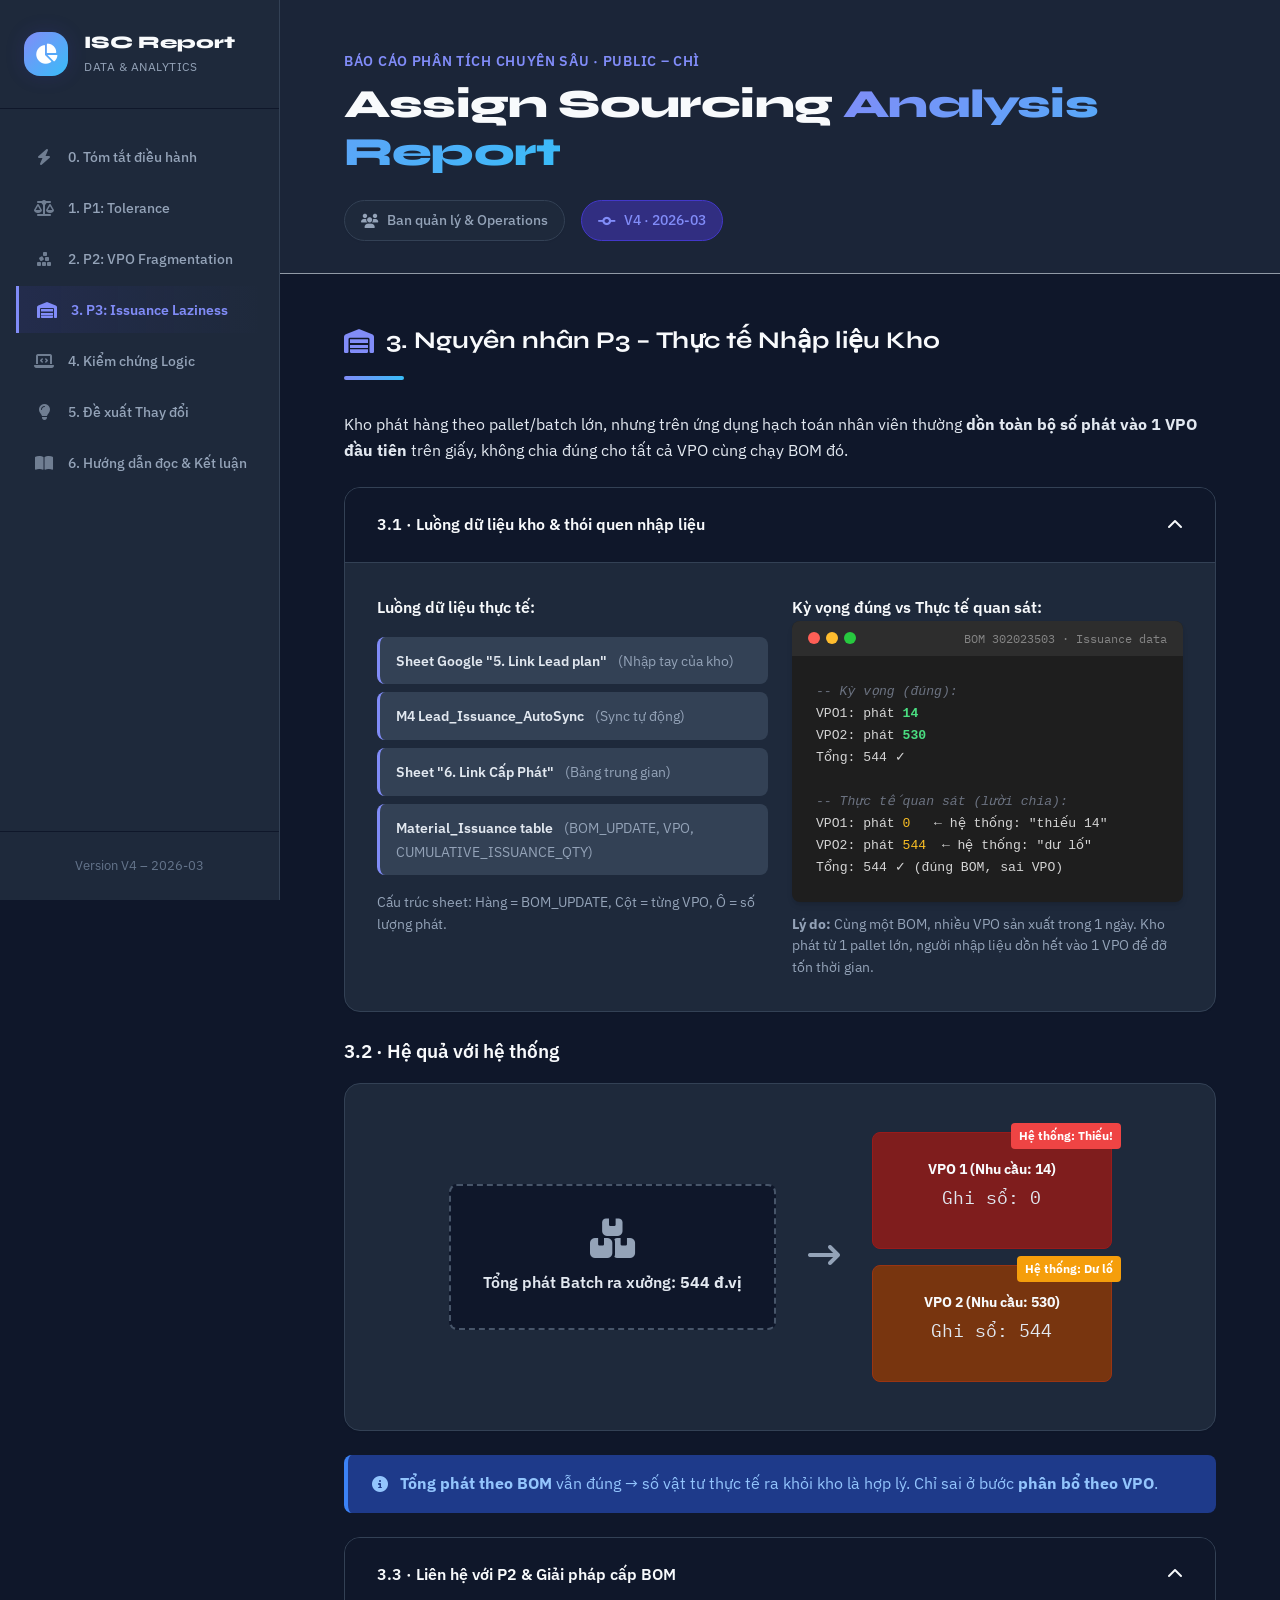
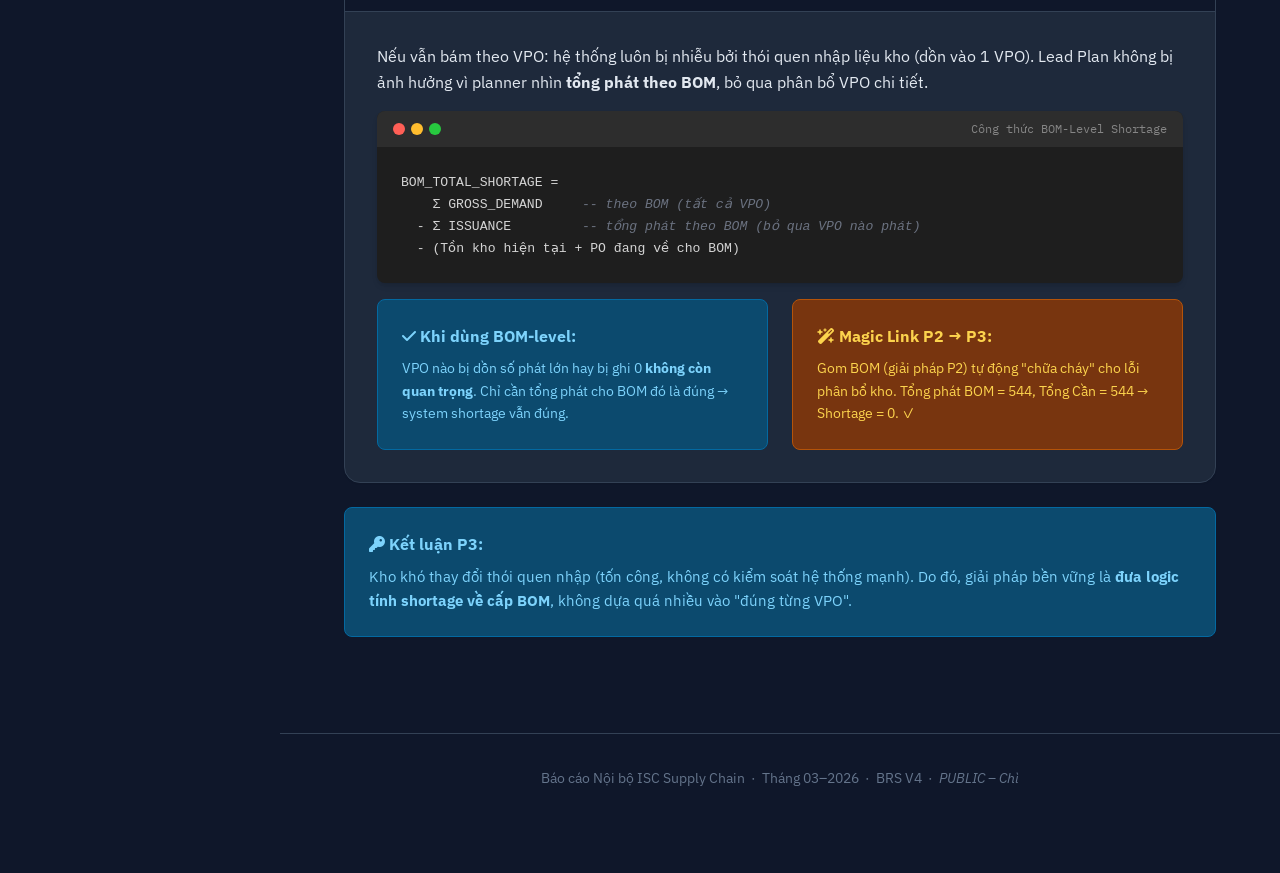
<file: Report/Report_Nam/p3_warehouse.html>
<!DOCTYPE html>
<html lang="vi">
<head>
    <meta charset="UTF-8">
    <meta name="viewport" content="width=device-width, initial-scale=1.0">
    <meta name="description" content="Báo cáo phân tích hệ thống Assign Sourcing cho nhóm vật tư PUBLIC - Chì">
    <title>P3: Kho | ISC Report V4 | ISC Supply Chain</title>
    <link
        href="https://fonts.googleapis.com/css2?family=IBM+Plex+Sans:wght@300;400;500;600;700&family=IBM+Plex+Mono:wght@400;500&family=Syne:wght@700;800&display=swap"
        rel="stylesheet">
    <link rel="stylesheet" href="https://cdnjs.cloudflare.com/ajax/libs/font-awesome/6.4.0/css/all.min.css">
    <link rel="stylesheet" href="Style.css">

</head>
<body>
    <nav class="sidebar">
        <div class="sidebar-header">
            <div class="logo-circle"><i class="fa-solid fa-chart-pie"></i></div>
            <div class="brand">
                <h2>ISC Report</h2>
                <p>Data & Analytics</p>
            </div>
        </div>
        
        <ul class="nav-links">
            <li><a href="index.html" id="nav_index"><span class="icon-wrap"><i class="fa-solid fa-bolt"></i></span>0. Tóm tắt điều hành</a></li>
            <li><a href="p1_tolerance.html" id="nav_p1"><span class="icon-wrap"><i class="fa-solid fa-scale-balanced"></i></span>1. P1: Tolerance</a></li>
            <li><a href="p2_vpo_fragmentation.html" id="nav_p2"><span class="icon-wrap"><i class="fa-solid fa-cubes-stacked"></i></span>2. P2: VPO Fragmentation</a></li>
            <li><a href="p3_warehouse.html" id="nav_p3" class="active"><span class="icon-wrap"><i class="fa-solid fa-warehouse"></i></span>3. P3: Issuance Laziness</a></li>
            <li><a href="validation.html" id="nav_valid"><span class="icon-wrap"><i class="fa-solid fa-laptop-code"></i></span>4. Kiểm chứng Logic</a></li>
            <li><a href="solutions.html" id="nav_sol"><span class="icon-wrap"><i class="fa-solid fa-lightbulb"></i></span>5. Đề xuất Thay đổi</a></li>
            <li><a href="conclusion.html" id="nav_conc"><span class="icon-wrap"><i class="fa-solid fa-book-open"></i></span>6. Hướng dẫn đọc & Kết luận</a></li>
        </ul>

        <div class="sidebar-footer">
            <p>Version V4 – 2026-03</p>
        </div>
    </nav>
    <main class="content">
        <header class="top-header" id="header">
            <div class="header-content">
                <div class="title-area">
                    <span class="eyebrow">Báo cáo phân tích chuyên sâu · PUBLIC – Chì</span>
                    <h1>Assign Sourcing <span class="text-gradient">Analysis Report</span></h1>
                </div>
                <div class="badges">
                    <span class="badge badge-glass tooltip"
                        data-tooltip="Ban lãnh đạo, phòng Kế hoạch SX, Kho, Mua hàng">
                        <i class="fa-solid fa-users"></i> Ban quản lý &amp; Operations
                    </span>
                    <span class="badge badge-accent"><i class="fa-solid fa-code-commit"></i> V4 · 2026-03</span>
                </div>
            </div>
        </header>
        
        <section id="p3-warehouse" class="section-container animate-on-scroll">
            <div class="section-header">
                <h2><i class="fa-solid fa-warehouse"></i> 3. Nguyên nhân P3 – Thực tế Nhập liệu Kho</h2>
                <div class="divider"></div>
            </div>

            <p class="mb-6">Kho phát hàng theo pallet/batch lớn, nhưng trên ứng dụng hạch toán nhân viên thường
                <strong>dồn toàn bộ số phát vào 1 VPO đầu tiên</strong> trên giấy, không chia đúng cho tất cả VPO cùng
                chạy BOM đó.</p>

            <details class="tech-accordion mb-6" open>
                <summary>3.1 · Luồng dữ liệu kho &amp; thói quen nhập liệu <i class="fa-solid fa-chevron-down"></i>
                </summary>
                <div class="accordion-content">
                    <div class="grid-2">
                        <div>
                            <h4 class="mb-3">Luồng dữ liệu thực tế:</h4>
                            <div class="flow-steps">
                                <div class="step">Sheet Google "5. Link Lead plan" <span>(Nhập tay của kho)</span></div>
                                <div class="step">M4 Lead_Issuance_AutoSync <span>(Sync tự động)</span></div>
                                <div class="step">Sheet "6. Link Cấp Phát" <span>(Bảng trung gian)</span></div>
                                <div class="step">Material_Issuance table <span>(BOM_UPDATE, VPO,
                                        CUMULATIVE_ISSUANCE_QTY)</span></div>
                            </div>
                            <p class="mt-4 text-muted" style="font-size:0.86rem;">Cấu trúc sheet: Hàng = BOM_UPDATE, Cột
                                = từng VPO, Ô = số lượng phát.</p>
                        </div>
                        <div>
                            <h4 class="mb-3">Kỳ vọng đúng vs Thực tế quan sát:</h4>
                            <div class="code-mac">
                                <div class="mac-header">
                                    <span class="mac-btn red"></span><span class="mac-btn yellow"></span><span
                                        class="mac-btn green"></span>
                                    <span class="mac-title">BOM 302023503 · Issuance data</span>
                                </div>
                                <pre><code><span class="code-comment">-- Kỳ vọng (đúng):</span>
VPO1: phát <span class="code-highlight">14</span>
VPO2: phát <span class="code-highlight">530</span>
Tổng: 544 ✓

<span class="code-comment">-- Thực tế quan sát (lười chia):</span>
VPO1: phát <span class="code-key">0</span>   ← hệ thống: "thiếu 14"
VPO2: phát <span class="code-key">544</span>  ← hệ thống: "dư lố"
Tổng: 544 ✓ (đúng BOM, sai VPO)</code></pre>
                            </div>
                            <p class="mt-3 text-muted" style="font-size:0.85rem;"><strong>Lý do:</strong> Cùng một BOM,
                                nhiều VPO sản xuất trong 1 ngày. Kho phát từ 1 pallet lớn, người nhập liệu dồn hết vào 1
                                VPO để đỡ tốn thời gian.</p>
                        </div>
                    </div>
                </div>
            </details>

            <h3 class="mb-4">3.2 · Hệ quả với hệ thống</h3>
            <div class="visual-flow mb-6">
                <div class="warehouse-box">
                    <i class="fa-solid fa-boxes-stacked"></i>
                    <span>Tổng phát Batch ra xưởng: <strong>544 đ.vị</strong></span>
                </div>
                <div class="flow-arrows"><i class="fa-solid fa-arrow-right-long text-muted"></i></div>
                <div class="system-boxes">
                    <div class="sys-box error">
                        <div class="sys-title">VPO 1 (Nhu cầu: 14)</div>
                        <div class="sys-val">Ghi sổ: 0</div>
                        <div class="badge-status">Hệ thống: Thiếu!</div>
                    </div>
                    <div class="sys-box warning">
                        <div class="sys-title">VPO 2 (Nhu cầu: 530)</div>
                        <div class="sys-val">Ghi sổ: 544</div>
                        <div class="badge-status">Hệ thống: Dư lố</div>
                    </div>
                </div>
            </div>

            <div class="alert alert-info mb-6">
                <i class="fa-solid fa-circle-info"></i>
                <span><strong>Tổng phát theo BOM</strong> vẫn đúng → số vật tư thực tế ra khỏi kho là hợp lý. Chỉ sai ở
                    bước <strong>phân bổ theo VPO</strong>.</span>
            </div>

            <details class="tech-accordion mb-6" open>
                <summary>3.3 · Liên hệ với P2 &amp; Giải pháp cấp BOM <i class="fa-solid fa-chevron-down"></i></summary>
                <div class="accordion-content">
                    <p class="mb-4">Nếu vẫn bám theo VPO: hệ thống luôn bị nhiễu bởi thói quen nhập liệu kho (dồn vào 1
                        VPO). Lead Plan không bị ảnh hưởng vì planner nhìn <strong>tổng phát theo BOM</strong>, bỏ qua
                        phân bổ VPO chi tiết.</p>
                    <div class="code-mac mb-4">
                        <div class="mac-header">
                            <span class="mac-btn red"></span><span class="mac-btn yellow"></span><span
                                class="mac-btn green"></span>
                            <span class="mac-title">Công thức BOM-Level Shortage</span>
                        </div>
                        <pre><code>BOM_TOTAL_SHORTAGE =
    Σ GROSS_DEMAND     <span class="code-comment">-- theo BOM (tất cả VPO)</span>
  - Σ ISSUANCE         <span class="code-comment">-- tổng phát theo BOM (bỏ qua VPO nào phát)</span>
  - (Tồn kho hiện tại + PO đang về cho BOM)</code></pre>
                    </div>
                    <div class="grid-2">
                        <div class="takeaway-box">
                            <strong><i class="fa-solid fa-check"></i> Khi dùng BOM-level:</strong>
                            <p class="mt-2" style="font-size:0.88rem;">VPO nào bị dồn số phát lớn hay bị ghi 0
                                <strong>không còn quan trọng</strong>. Chỉ cần tổng phát cho BOM đó là đúng → system
                                shortage vẫn đúng.</p>
                        </div>
                        <div class="takeaway-box alt">
                            <strong><i class="fa-solid fa-wand-magic-sparkles"></i> Magic Link P2 → P3:</strong>
                            <p class="mt-2" style="font-size:0.88rem;">Gom BOM (giải pháp P2) tự động "chữa cháy" cho
                                lỗi phân bổ kho. Tổng phát BOM = 544, Tổng Cần = 544 → Shortage = 0. ✓</p>
                        </div>
                    </div>
                </div>
            </details>

            <div class="takeaway-box mt-2">
                <strong><i class="fa-solid fa-key"></i> Kết luận P3:</strong>
                <p class="mt-2" style="font-size:0.92rem;">Kho khó thay đổi thói quen nhập (tốn công, không có kiểm soát
                    hệ thống mạnh). Do đó, giải pháp bền vững là <strong>đưa logic tính shortage về cấp BOM</strong>,
                    không dựa quá nhiều vào "đúng từng VPO".</p>
            </div>
        </section>
        
        <footer class="footer mt-12">
            <p>Báo cáo Nội bộ ISC Supply Chain &nbsp;·&nbsp; Tháng 03–2026 &nbsp;·&nbsp; BRS V4 &nbsp;·&nbsp; <em>PUBLIC
                    – Chì</em></p>
        </footer>
    </main>
    
    <script>
        document.querySelectorAll('.animate-on-scroll').forEach(el => {
            el.classList.add('is-visible'); // Trigger directly since chunked pages 
        });
    </script>
    
</body>
</html>
</file>
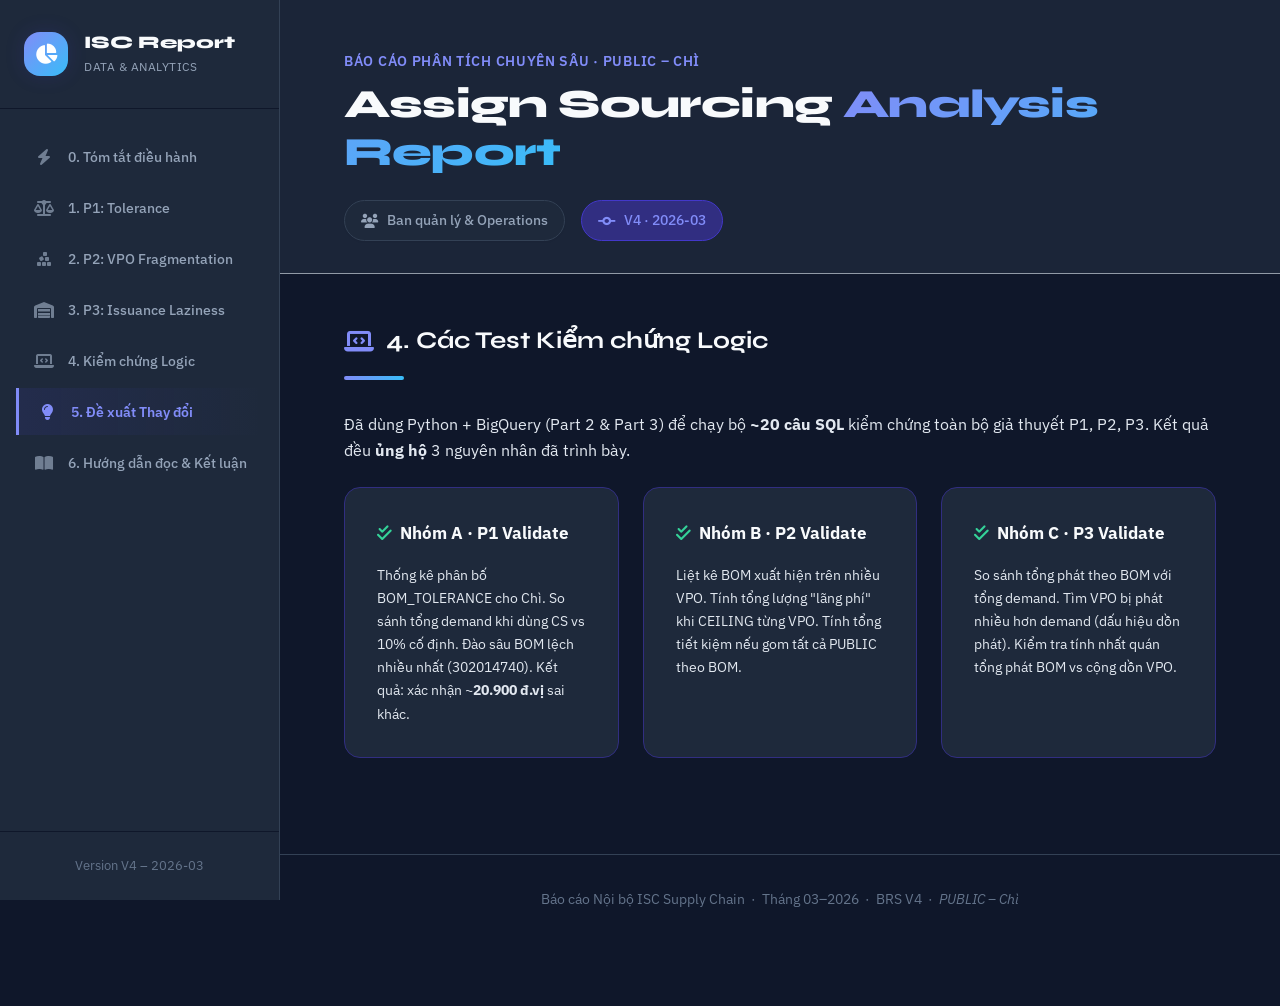
<file: Report/Report_Nam/solutions.html>
<!DOCTYPE html>
<html lang="vi">
<head>
    <meta charset="UTF-8">
    <meta name="viewport" content="width=device-width, initial-scale=1.0">
    <meta name="description" content="Báo cáo phân tích hệ thống Assign Sourcing cho nhóm vật tư PUBLIC - Chì">
    <title>Giải pháp | ISC Report V4 | ISC Supply Chain</title>
    <link
        href="https://fonts.googleapis.com/css2?family=IBM+Plex+Sans:wght@300;400;500;600;700&family=IBM+Plex+Mono:wght@400;500&family=Syne:wght@700;800&display=swap"
        rel="stylesheet">
    <link rel="stylesheet" href="https://cdnjs.cloudflare.com/ajax/libs/font-awesome/6.4.0/css/all.min.css">
    <link rel="stylesheet" href="Style.css">

</head>
<body>
    <nav class="sidebar">
        <div class="sidebar-header">
            <div class="logo-circle"><i class="fa-solid fa-chart-pie"></i></div>
            <div class="brand">
                <h2>ISC Report</h2>
                <p>Data & Analytics</p>
            </div>
        </div>
        
        <ul class="nav-links">
            <li><a href="index.html" id="nav_index"><span class="icon-wrap"><i class="fa-solid fa-bolt"></i></span>0. Tóm tắt điều hành</a></li>
            <li><a href="p1_tolerance.html" id="nav_p1"><span class="icon-wrap"><i class="fa-solid fa-scale-balanced"></i></span>1. P1: Tolerance</a></li>
            <li><a href="p2_vpo_fragmentation.html" id="nav_p2"><span class="icon-wrap"><i class="fa-solid fa-cubes-stacked"></i></span>2. P2: VPO Fragmentation</a></li>
            <li><a href="p3_warehouse.html" id="nav_p3"><span class="icon-wrap"><i class="fa-solid fa-warehouse"></i></span>3. P3: Issuance Laziness</a></li>
            <li><a href="validation.html" id="nav_valid"><span class="icon-wrap"><i class="fa-solid fa-laptop-code"></i></span>4. Kiểm chứng Logic</a></li>
            <li><a href="solutions.html" id="nav_sol" class="active"><span class="icon-wrap"><i class="fa-solid fa-lightbulb"></i></span>5. Đề xuất Thay đổi</a></li>
            <li><a href="conclusion.html" id="nav_conc"><span class="icon-wrap"><i class="fa-solid fa-book-open"></i></span>6. Hướng dẫn đọc & Kết luận</a></li>
        </ul>

        <div class="sidebar-footer">
            <p>Version V4 – 2026-03</p>
        </div>
    </nav>
    <main class="content">
        <header class="top-header" id="header">
            <div class="header-content">
                <div class="title-area">
                    <span class="eyebrow">Báo cáo phân tích chuyên sâu · PUBLIC – Chì</span>
                    <h1>Assign Sourcing <span class="text-gradient">Analysis Report</span></h1>
                </div>
                <div class="badges">
                    <span class="badge badge-glass tooltip"
                        data-tooltip="Ban lãnh đạo, phòng Kế hoạch SX, Kho, Mua hàng">
                        <i class="fa-solid fa-users"></i> Ban quản lý &amp; Operations
                    </span>
                    <span class="badge badge-accent"><i class="fa-solid fa-code-commit"></i> V4 · 2026-03</span>
                </div>
            </div>
        </header>
        
        <section id="logic-validation" class="section-container animate-on-scroll">
            <div class="section-header">
                <h2><i class="fa-solid fa-laptop-code"></i> 4. Các Test Kiểm chứng Logic</h2>
                <div class="divider"></div>
            </div>
            <p class="mb-6">Đã dùng Python + BigQuery (Part 2 &amp; Part 3) để chạy bộ <strong>~20 câu SQL</strong> kiểm
                chứng toàn bộ giả thuyết P1, P2, P3. Kết quả đều <strong>ủng hộ</strong> 3 nguyên nhân đã trình bày.</p>
            <div class="validation-grid">
                <div class="val-card">
                    <div class="val-icon"><i class="fa-solid fa-check-double text-success"></i> Nhóm A · P1 Validate
                    </div>
                    <p style="font-size:0.9rem;">Thống kê phân bố BOM_TOLERANCE cho Chì. So sánh tổng demand khi dùng CS
                        vs 10% cố định. Đào sâu BOM lệch nhiều nhất (302014740). Kết quả: xác nhận ~<strong>20.900
                            đ.vị</strong> sai khác.</p>
                </div>
                <div class="val-card">
                    <div class="val-icon"><i class="fa-solid fa-check-double text-success"></i> Nhóm B · P2 Validate
                    </div>
                    <p style="font-size:0.9rem;">Liệt kê BOM xuất hiện trên nhiều VPO. Tính tổng lượng "lãng phí" khi
                        CEILING từng VPO. Tính tổng tiết kiệm nếu gom tất cả PUBLIC theo BOM.</p>
                </div>
                <div class="val-card">
                    <div class="val-icon"><i class="fa-solid fa-check-double text-success"></i> Nhóm C · P3 Validate
                    </div>
                    <p style="font-size:0.9rem;">So sánh tổng phát theo BOM với tổng demand. Tìm VPO bị phát nhiều hơn
                        demand (dấu hiệu dồn phát). Kiểm tra tính nhất quán tổng phát BOM vs cộng dồn VPO.</p>
                </div>
            </div>
        </section>
        
        <footer class="footer mt-12">
            <p>Báo cáo Nội bộ ISC Supply Chain &nbsp;·&nbsp; Tháng 03–2026 &nbsp;·&nbsp; BRS V4 &nbsp;·&nbsp; <em>PUBLIC
                    – Chì</em></p>
        </footer>
    </main>
    
    <script>
        document.querySelectorAll('.animate-on-scroll').forEach(el => {
            el.classList.add('is-visible'); // Trigger directly since chunked pages 
        });
    </script>
    
</body>
</html>
</file>
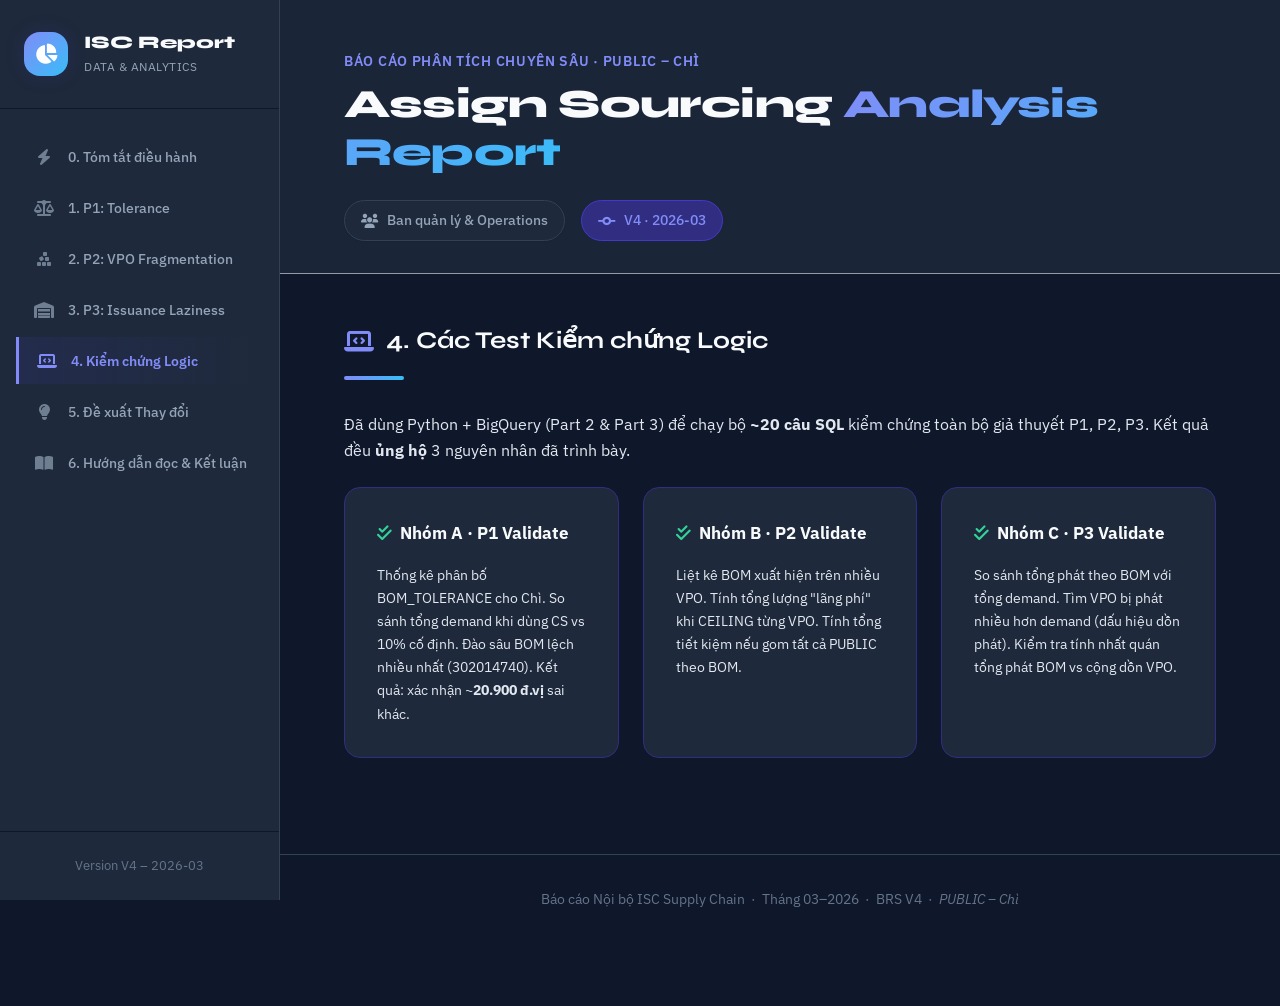
<file: Report/Report_Nam/validation.html>
<!DOCTYPE html>
<html lang="vi">
<head>
    <meta charset="UTF-8">
    <meta name="viewport" content="width=device-width, initial-scale=1.0">
    <meta name="description" content="Báo cáo phân tích hệ thống Assign Sourcing cho nhóm vật tư PUBLIC - Chì">
    <title>Kiểm chứng | ISC Report V4 | ISC Supply Chain</title>
    <link
        href="https://fonts.googleapis.com/css2?family=IBM+Plex+Sans:wght@300;400;500;600;700&family=IBM+Plex+Mono:wght@400;500&family=Syne:wght@700;800&display=swap"
        rel="stylesheet">
    <link rel="stylesheet" href="https://cdnjs.cloudflare.com/ajax/libs/font-awesome/6.4.0/css/all.min.css">
    <link rel="stylesheet" href="Style.css">

</head>
<body>
    <nav class="sidebar">
        <div class="sidebar-header">
            <div class="logo-circle"><i class="fa-solid fa-chart-pie"></i></div>
            <div class="brand">
                <h2>ISC Report</h2>
                <p>Data & Analytics</p>
            </div>
        </div>
        
        <ul class="nav-links">
            <li><a href="index.html" id="nav_index"><span class="icon-wrap"><i class="fa-solid fa-bolt"></i></span>0. Tóm tắt điều hành</a></li>
            <li><a href="p1_tolerance.html" id="nav_p1"><span class="icon-wrap"><i class="fa-solid fa-scale-balanced"></i></span>1. P1: Tolerance</a></li>
            <li><a href="p2_vpo_fragmentation.html" id="nav_p2"><span class="icon-wrap"><i class="fa-solid fa-cubes-stacked"></i></span>2. P2: VPO Fragmentation</a></li>
            <li><a href="p3_warehouse.html" id="nav_p3"><span class="icon-wrap"><i class="fa-solid fa-warehouse"></i></span>3. P3: Issuance Laziness</a></li>
            <li><a href="validation.html" id="nav_valid" class="active"><span class="icon-wrap"><i class="fa-solid fa-laptop-code"></i></span>4. Kiểm chứng Logic</a></li>
            <li><a href="solutions.html" id="nav_sol"><span class="icon-wrap"><i class="fa-solid fa-lightbulb"></i></span>5. Đề xuất Thay đổi</a></li>
            <li><a href="conclusion.html" id="nav_conc"><span class="icon-wrap"><i class="fa-solid fa-book-open"></i></span>6. Hướng dẫn đọc & Kết luận</a></li>
        </ul>

        <div class="sidebar-footer">
            <p>Version V4 – 2026-03</p>
        </div>
    </nav>
    <main class="content">
        <header class="top-header" id="header">
            <div class="header-content">
                <div class="title-area">
                    <span class="eyebrow">Báo cáo phân tích chuyên sâu · PUBLIC – Chì</span>
                    <h1>Assign Sourcing <span class="text-gradient">Analysis Report</span></h1>
                </div>
                <div class="badges">
                    <span class="badge badge-glass tooltip"
                        data-tooltip="Ban lãnh đạo, phòng Kế hoạch SX, Kho, Mua hàng">
                        <i class="fa-solid fa-users"></i> Ban quản lý &amp; Operations
                    </span>
                    <span class="badge badge-accent"><i class="fa-solid fa-code-commit"></i> V4 · 2026-03</span>
                </div>
            </div>
        </header>
        
        <section id="logic-validation" class="section-container animate-on-scroll">
            <div class="section-header">
                <h2><i class="fa-solid fa-laptop-code"></i> 4. Các Test Kiểm chứng Logic</h2>
                <div class="divider"></div>
            </div>
            <p class="mb-6">Đã dùng Python + BigQuery (Part 2 &amp; Part 3) để chạy bộ <strong>~20 câu SQL</strong> kiểm
                chứng toàn bộ giả thuyết P1, P2, P3. Kết quả đều <strong>ủng hộ</strong> 3 nguyên nhân đã trình bày.</p>
            <div class="validation-grid">
                <div class="val-card">
                    <div class="val-icon"><i class="fa-solid fa-check-double text-success"></i> Nhóm A · P1 Validate
                    </div>
                    <p style="font-size:0.9rem;">Thống kê phân bố BOM_TOLERANCE cho Chì. So sánh tổng demand khi dùng CS
                        vs 10% cố định. Đào sâu BOM lệch nhiều nhất (302014740). Kết quả: xác nhận ~<strong>20.900
                            đ.vị</strong> sai khác.</p>
                </div>
                <div class="val-card">
                    <div class="val-icon"><i class="fa-solid fa-check-double text-success"></i> Nhóm B · P2 Validate
                    </div>
                    <p style="font-size:0.9rem;">Liệt kê BOM xuất hiện trên nhiều VPO. Tính tổng lượng "lãng phí" khi
                        CEILING từng VPO. Tính tổng tiết kiệm nếu gom tất cả PUBLIC theo BOM.</p>
                </div>
                <div class="val-card">
                    <div class="val-icon"><i class="fa-solid fa-check-double text-success"></i> Nhóm C · P3 Validate
                    </div>
                    <p style="font-size:0.9rem;">So sánh tổng phát theo BOM với tổng demand. Tìm VPO bị phát nhiều hơn
                        demand (dấu hiệu dồn phát). Kiểm tra tính nhất quán tổng phát BOM vs cộng dồn VPO.</p>
                </div>
            </div>
        </section>
        
        <footer class="footer mt-12">
            <p>Báo cáo Nội bộ ISC Supply Chain &nbsp;·&nbsp; Tháng 03–2026 &nbsp;·&nbsp; BRS V4 &nbsp;·&nbsp; <em>PUBLIC
                    – Chì</em></p>
        </footer>
    </main>
    
    <script>
        document.querySelectorAll('.animate-on-scroll').forEach(el => {
            el.classList.add('is-visible'); // Trigger directly since chunked pages 
        });
    </script>
    
</body>
</html>
</file>
<file: Report/Report_Nam/Style.css>
:root {
            --primary: #f8fafc;
            --primary-light: #f1f5f9;
            --secondary: #818cf8;
            --secondary-hover: #a5b4fc;
            --accent: #38bdf8;
            --bg-main: #0f172a;
            --bg-surface: #1e293b;
            --text-main: #e2e8f0;
            --text-muted: #94a3b8;
            --text-light: #64748b;
            --border: #334155;
            --border-light: #0f172a;
            --success: #34d399;
            --success-bg: #064e3b;
            --warning: #fbbf24;
            --danger: #f87171;
            --danger-bg: #7f1d1d;
            --info: #60a5fa;
            --radius-sm: 8px;
            --radius-md: 16px;
            --radius-lg: 24px;
            --radius-full: 9999px;
            --shadow-sm: 0 1px 2px 0 rgb(0 0 0 / 0.05);
            --shadow-md: 0 4px 6px -1px rgb(0 0 0 / 0.1), 0 2px 4px -2px rgb(0 0 0 / 0.1);
            --shadow-lg: 0 10px 15px -3px rgb(0 0 0 / 0.1), 0 4px 6px -4px rgb(0 0 0 / 0.1);
            --shadow-glow: 0 0 20px rgba(79, 70, 229, 0.15);
            --transition: all 0.3s cubic-bezier(0.4, 0, 0.2, 1);
        }

        * {
            margin: 0;
            padding: 0;
            box-sizing: border-box;
        }

        html {
            scroll-behavior: smooth;
        }

        body {
            font-family: 'IBM Plex Sans', sans-serif;
            background-color: var(--bg-main);
            color: var(--text-main);
            line-height: 1.6;
            display: flex;
            justify-content: center;
            padding-left: 280px;
            -webkit-font-smoothing: antialiased;
        }

        /* Utilities */
        .text-danger {
            color: var(--danger);
        }

        .text-success {
            color: var(--success);
        }

        .text-orange {
            color: var(--warning);
        }

        .text-blue {
            color: var(--info);
        }

        .text-red {
            color: var(--danger);
        }

        .text-muted {
            color: var(--text-muted);
        }

        .text-sm {
            font-size: 0.875rem;
        }

        .mb-0 {
            margin-bottom: 0 !important;
        }

        .mb-2 {
            margin-bottom: 0.5rem;
        }

        .mb-4 {
            margin-bottom: 1rem;
        }

        .mb-6 {
            margin-bottom: 1.5rem;
        }

        .mb-8 {
            margin-bottom: 2rem;
        }

        .mt-2 {
            margin-top: 0.5rem;
        }

        .mt-3 {
            margin-top: 0.75rem;
        }

        .mt-4 {
            margin-top: 1rem;
        }

        .mt-12 {
            margin-top: 3rem;
        }

        .font-mono {
            font-family: 'IBM Plex Mono', monospace;
        }

        .bg-red-light {
            background: var(--danger-bg);
        }

        .bg-orange-light {
            background: #78350f;
        }

        .bg-blue-light {
            background: #1e3a8a;
        }

        .grid-2 {
            display: grid;
            grid-template-columns: repeat(2, 1fr);
            gap: 1.5rem;
        }

        .grid-3 {
            display: grid;
            grid-template-columns: repeat(3, 1fr);
            gap: 1.5rem;
        }

        .gap-8 {
            gap: 2rem;
        }

        /* Sidebar */
        .sidebar {
            width: 280px;
            background: var(--bg-surface);
            height: 100vh;
            position: fixed;
            left: 0;
            top: 0;
            border-right: 1px solid var(--border);
            display: flex;
            flex-direction: column;
            z-index: 100;
        }

        .sidebar-header {
            padding: 2rem 1.5rem;
            display: flex;
            align-items: center;
            gap: 1rem;
            border-bottom: 1px solid var(--border-light);
        }

        .logo-circle {
            width: 44px;
            height: 44px;
            background: linear-gradient(135deg, var(--secondary), var(--accent));
            border-radius: var(--radius-md);
            display: flex;
            align-items: center;
            justify-content: center;
            color: white;
            font-size: 1.25rem;
            box-shadow: var(--shadow-glow);
        }

        .brand h2 {
            font-family: 'Syne', sans-serif;
            font-size: 1.1rem;
            font-weight: 800;
            color: var(--primary);
            line-height: 1.2;
        }

        .brand p {
            font-size: 0.75rem;
            color: var(--text-muted);
            text-transform: uppercase;
            letter-spacing: 0.5px;
            margin-top: 0.2rem;
        }

        .nav-links {
            list-style: none;
            padding: 1.5rem 1rem;
            flex: 1;
            overflow-y: auto;
        }

        .nav-links li {
            margin-bottom: 0.25rem;
        }

        .nav-links a {
            display: flex;
            align-items: center;
            padding: 0.75rem 1rem;
            color: var(--text-muted);
            text-decoration: none;
            border-radius: var(--radius-sm);
            font-weight: 500;
            font-size: 0.9rem;
            transition: var(--transition);
        }

        .icon-wrap {
            width: 24px;
            display: inline-flex;
            justify-content: center;
            margin-right: 0.75rem;
            font-size: 1rem;
            opacity: 0.7;
            transition: var(--transition);
        }

        .nav-links a:hover {
            background: var(--bg-main);
            color: var(--primary);
            transform: translateX(4px);
        }

        .nav-links a:hover .icon-wrap {
            opacity: 1;
            color: var(--secondary);
        }

        .nav-links a.active {
            background: linear-gradient(to right, rgba(79, 70, 229, 0.1), transparent);
            color: var(--secondary);
            font-weight: 600;
            border-left: 3px solid var(--secondary);
            border-radius: 0 var(--radius-sm) var(--radius-sm) 0;
        }

        .nav-links a.active .icon-wrap {
            opacity: 1;
            color: var(--secondary);
        }

        .sidebar-footer {
            padding: 1.5rem;
            border-top: 1px solid var(--border-light);
            font-size: 0.8rem;
            color: var(--text-light);
            text-align: center;
        }

        /* Main Content */
        .content {
            margin: 0 auto;
            flex: 1;
            padding: 0 0 4rem 0;
            max-width: 1200px;
        }

        /* Top Header */
        .top-header {
            background: rgba(30, 41, 59, 0.85);
            backdrop-filter: blur(12px);
            -webkit-backdrop-filter: blur(12px);
            padding: 3rem 4rem 2rem 4rem;
            position: sticky;
            top: 0;
            z-index: 50;
            border-bottom: 1px solid rgba(226, 232, 240, 0.6);
        }

        .title-area {
            margin-bottom: 1.5rem;
        }

        .eyebrow {
            display: inline-block;
            color: var(--secondary);
            font-weight: 600;
            font-size: 0.875rem;
            text-transform: uppercase;
            letter-spacing: 0.05em;
            margin-bottom: 0.5rem;
        }

        .top-header h1 {
            font-family: 'Syne', sans-serif;
            font-size: 2.5rem;
            color: var(--primary);
            font-weight: 800;
            letter-spacing: -0.02em;
            line-height: 1.2;
        }

        .text-gradient {
            background: linear-gradient(135deg, var(--secondary), var(--accent));
            -webkit-background-clip: text;
            -webkit-text-fill-color: transparent;
        }

        .badges {
            display: flex;
            gap: 1rem;
            flex-wrap: wrap;
        }

        .badge {
            padding: 0.5rem 1rem;
            border-radius: var(--radius-full);
            font-size: 0.875rem;
            font-weight: 500;
            display: flex;
            align-items: center;
            gap: 0.5rem;
        }

        .badge-glass {
            background: var(--bg-surface);
            border: 1px solid var(--border);
            color: var(--text-muted);
            box-shadow: var(--shadow-sm);
        }

        .badge-accent {
            background: #312e81;
            color: var(--secondary);
            border: 1px solid #4338ca;
        }

        /* Sections */
        .section-container {
            padding: 3rem 4rem;
            opacity: 0;
            transform: translateY(20px);
            transition: all 0.6s cubic-bezier(0.4, 0, 0.2, 1);
        }

        .section-container.is-visible {
            opacity: 1;
            transform: translateY(0);
        }

        .section-header {
            margin-bottom: 2rem;
        }

        .section-header h2 {
            font-family: 'Syne', sans-serif;
            font-size: 1.5rem;
            color: var(--primary);
            display: flex;
            align-items: center;
            gap: 0.75rem;
            font-weight: 700;
        }

        .section-header h2 i {
            color: var(--secondary);
        }

        .divider {
            height: 4px;
            width: 60px;
            background: linear-gradient(90deg, var(--secondary), var(--accent));
            border-radius: 2px;
            margin-top: 1rem;
        }

        h3 {
            font-size: 1.2rem;
            color: var(--primary);
            font-weight: 600;
        }

        h4 {
            font-size: 1rem;
            font-weight: 600;
            color: var(--primary);
        }

        /* Glass Card */
        .glass-card {
            background: var(--bg-surface);
            border: 1px solid var(--border);
            border-radius: var(--radius-md);
            padding: 2rem;
            box-shadow: var(--shadow-sm);
            position: relative;
            overflow: hidden;
        }

        .standout-box {
            display: flex;
            align-items: flex-start;
            gap: 1.5rem;
            background: linear-gradient(to right, #1e293b, #0f172a);
            border-left: 4px solid var(--secondary);
        }

        .box-icon {
            font-size: 2rem;
            color: var(--secondary);
            margin-top: 0.25rem;
        }

        .lead-text {
            font-size: 1.15rem;
            line-height: 1.7;
            color: var(--text-main);
        }

        .highlight-danger {
            background: var(--danger-bg);
            color: #f87171;
            padding: 0.1rem 0.5rem;
            border-radius: 4px;
            font-weight: 600;
        }

        /* Feature Cards */
        .feature-card {
            background: var(--bg-surface);
            padding: 2rem;
            border-radius: var(--radius-md);
            border: 1px solid var(--border);
            transition: var(--transition);
        }

        .hover-lift:hover {
            transform: translateY(-8px);
            box-shadow: var(--shadow-lg);
            border-color: #475569;
        }

        .card-icon {
            width: 48px;
            height: 48px;
            border-radius: var(--radius-md);
            display: flex;
            align-items: center;
            justify-content: center;
            font-size: 1.5rem;
            margin-bottom: 1.5rem;
        }

        .feature-card h4 {
            font-size: 1.1rem;
            color: var(--primary);
            margin-bottom: 0.75rem;
        }

        .feature-card p {
            color: var(--text-muted);
            font-size: 0.95rem;
        }

        .stat-highlight {
            font-size: 1.25rem;
            font-weight: 800;
            margin: 1rem 0 0.5rem;
        }

        .small-text {
            font-size: 0.85rem;
            color: var(--text-muted);
        }

        /* Comparison Panel */
        .comparison-panel {
            display: flex;
            border-radius: var(--radius-md);
            background: var(--bg-surface);
            border: 1px solid var(--border);
            box-shadow: var(--shadow-sm);
            overflow: hidden;
        }

        .comp-col {
            flex: 1;
            padding: 2.5rem;
        }

        .system-side {
            background: #0f172a;
        }

        .excel-side {
            background: #064e3b;
        }

        .comp-header {
            display: flex;
            align-items: center;
            gap: 0.75rem;
            font-size: 1.25rem;
            font-weight: 700;
            margin-bottom: 1.5rem;
            color: var(--primary);
        }

        .system-side .comp-header {
            color: var(--text-main);
        }

        .excel-side .comp-header {
            color: #34d399;
        }

        .comp-col ul {
            list-style: none;
        }

        .comp-col li {
            margin-bottom: 1rem;
            display: flex;
            align-items: flex-start;
            gap: 0.75rem;
            font-size: 0.95rem;
        }

        .comp-col li i {
            margin-top: 0.25rem;
        }

        .comp-vs {
            width: 60px;
            background: var(--primary);
            color: white;
            display: flex;
            align-items: center;
            justify-content: center;
            font-weight: 800;
            letter-spacing: 1px;
            z-index: 10;
            box-shadow: 0 0 15px rgba(0, 0, 0, 0.1);
        }

        /* Gradient Action Box */
        .gradient-border {
            position: relative;
            border-radius: var(--radius-md);
            background: linear-gradient(135deg, var(--secondary), var(--accent));
            padding: 1px;
        }

        .action-content {
            background: var(--bg-surface);
            border-radius: calc(var(--radius-md) - 1px);
            padding: 2rem;
            display: flex;
            gap: 1.5rem;
            align-items: center;
        }

        .action-icon {
            font-size: 2.5rem;
            color: var(--secondary);
        }

        .action-content strong {
            font-size: 1.2rem;
            color: var(--primary);
            display: block;
            margin-bottom: 0.5rem;
        }

        /* Accordion */
        .tech-accordion {
            background: var(--bg-surface);
            border: 1px solid var(--border);
            border-radius: var(--radius-md);
            overflow: hidden;
            transition: var(--transition);
        }

        .tech-accordion[open] {
            box-shadow: var(--shadow-sm);
        }

        .tech-accordion summary {
            padding: 1.5rem 2rem;
            font-weight: 600;
            color: var(--primary);
            cursor: pointer;
            list-style: none;
            display: flex;
            justify-content: space-between;
            align-items: center;
            background: var(--bg-main);
        }

        .tech-accordion summary::-webkit-details-marker {
            display: none;
        }

        .tech-accordion[open] summary {
            border-bottom: 1px solid var(--border);
        }

        .tech-accordion[open] summary i {
            transform: rotate(180deg);
        }

        .accordion-content {
            padding: 2rem;
        }

        /* Flows */
        .flow-steps {
            display: flex;
            flex-direction: column;
            gap: 0.5rem;
            margin-top: 1rem;
        }

        .step {
            padding: 0.75rem 1rem;
            background: #334155;
            border-radius: var(--radius-sm);
            border-left: 3px solid var(--secondary);
            font-size: 0.9rem;
            font-weight: 600;
        }

        .step span {
            font-weight: 400;
            color: var(--text-muted);
            font-size: 0.85rem;
            margin-left: 0.5rem;
        }

        /* Mac Code Block */
        .code-mac {
            background: #1e1e1e;
            border-radius: var(--radius-sm);
            overflow: hidden;
            box-shadow: var(--shadow-md);
        }

        .mac-header {
            background: #2d2d2d;
            padding: 0.5rem 1rem;
            display: flex;
            align-items: center;
            gap: 6px;
        }

        .mac-btn {
            width: 12px;
            height: 12px;
            border-radius: 50%;
        }

        .mac-btn.red {
            background: #ff5f56;
        }

        .mac-btn.yellow {
            background: #ffbd2e;
        }

        .mac-btn.green {
            background: #27c93f;
        }

        .mac-title {
            margin-left: auto;
            color: #858585;
            font-family: 'IBM Plex Mono', monospace;
            font-size: 0.75rem;
        }

        .code-mac pre {
            padding: 1.5rem;
            color: #d4d4d4;
            font-family: 'IBM Plex Mono', monospace;
            font-size: 0.82rem;
            overflow-x: auto;
            line-height: 1.6;
        }

        .code-highlight {
            color: #4ade80;
            font-weight: 600;
        }

        .code-key {
            color: #fbbf24;
        }

        .code-comment {
            color: #6b7280;
            font-style: italic;
        }

        /* Tables */
        .table-container {
            border-radius: var(--radius-md);
            overflow: hidden;
            box-shadow: var(--shadow-sm);
            border: 1px solid var(--border);
        }

        .wrapper-border {
            border: 1px solid var(--border);
        }

        .modern-table {
            width: 100%;
            border-collapse: collapse;
            background: var(--bg-surface);
        }

        .modern-table th {
            background: var(--bg-main);
            color: var(--text-muted);
            font-size: 0.8rem;
            text-transform: uppercase;
            letter-spacing: 0.05em;
            padding: 0.9rem 1.25rem;
            text-align: left;
            border-bottom: 1px solid var(--border);
            font-family: 'IBM Plex Mono', monospace;
        }

        .modern-table td {
            padding: 1.1rem 1.25rem;
            border-bottom: 1px solid var(--border-light);
            color: var(--text-main);
            font-size: 0.92rem;
        }

        .modern-table tr:last-child td {
            border-bottom: none;
        }

        .highlight-row {
            background: #115e59;
        }

        .highlight-row-danger {
            background: #450a0a;
        }

        /* Tags & Badges */
        .tag {
            display: inline-block;
            padding: 0.25rem 0.75rem;
            border-radius: 20px;
            font-size: 0.8rem;
            font-weight: 500;
        }

        .tag-outline {
            border: 1px solid var(--border);
            color: var(--text-muted);
        }

        .tag-solid {
            background: var(--secondary);
            color: white;
        }

        .id-token {
            font-family: 'IBM Plex Mono', monospace;
            background: #334155;
            padding: 0.25rem 0.5rem;
            border-radius: 4px;
            font-size: 0.82rem;
        }

        .vpo-tags {
            display: flex;
            flex-direction: column;
            gap: 0.25rem;
        }

        .vpo-tag {
            display: inline-block;
            background: #475569;
            padding: 0.1rem 0.5rem;
            border-radius: 4px;
            font-family: 'IBM Plex Mono', monospace;
            font-size: 0.78rem;
        }

        .status-pill {
            padding: 0.25rem 0.75rem;
            border-radius: var(--radius-full);
            font-weight: 700;
            font-size: 0.88rem;
        }

        .status-pill.success {
            background: var(--success-bg);
            color: #34d399;
        }

        .status-pill.danger {
            background: var(--danger-bg);
            color: #f87171;
        }

        /* Info Card / Calculator Box */
        .info-card {
            background: var(--bg-surface);
            border: 1px solid #312e81;
        }

        .info-card h4 {
            color: var(--secondary);
            font-size: 1.05rem;
        }

        .calc-box {
            background: var(--bg-main);
            border: 1px solid var(--border);
            border-radius: var(--radius-sm);
            padding: 1.5rem;
            text-align: center;
        }

        .calc-title {
            font-size: 0.8rem;
            text-transform: uppercase;
            font-weight: 700;
            margin-bottom: 1rem;
            letter-spacing: 0.05em;
        }

        .calc-title.system {
            color: var(--text-muted);
        }

        .calc-title.excel {
            color: #34d399;
        }

        .formula code {
            background: var(--bg-surface);
            padding: 0.5rem 1rem;
            border-radius: 4px;
            border: 1px solid var(--border-light);
            color: var(--primary);
            font-family: 'IBM Plex Mono', monospace;
            font-size: 0.85rem;
        }

        .result {
            margin-top: 1rem;
            font-size: 1.5rem;
            font-weight: 800;
            color: var(--primary);
        }

        .alert {
            padding: 1rem 1.5rem;
            border-radius: var(--radius-sm);
            display: flex;
            align-items: center;
            gap: 0.75rem;
        }

        .alert-danger {
            background: var(--danger-bg);
            color: #fca5a5;
            border-left: 4px solid #ef4444;
        }

        .alert-info {
            background: #1e3a8a;
            color: #93c5fd;
            border-left: 4px solid #3b82f6;
        }

        .takeaway-box {
            background: #0c4a6e;
            padding: 1.5rem;
            border-radius: var(--radius-sm);
            border: 1px solid #0369a1;
            color: #7dd3fc;
        }

        .takeaway-box.alt {
            background: #78350f;
            border-color: #b45309;
            color: #fcd34d;
        }

        /* Scenarios */
        .scenario-card {
            background: var(--bg-surface);
            border-radius: var(--radius-md);
            border: 1px solid var(--border);
            overflow: hidden;
            box-shadow: var(--shadow-sm);
        }

        .negative {
            border-top: 4px solid var(--danger);
        }

        .positive {
            border-top: 4px solid var(--success);
        }

        .scenario-badge {
            padding: 0.75rem 1.5rem;
            font-weight: 700;
            font-size: 0.9rem;
            border-bottom: 1px solid var(--border-light);
            background: var(--bg-main);
        }

        .negative .scenario-badge {
            color: #f87171;
        }

        .positive .scenario-badge {
            color: #34d399;
        }

        .scenario-content {
            padding: 1.5rem;
        }

        .item-row {
            display: flex;
            justify-content: space-between;
            padding: 0.5rem 0;
            border-bottom: 1px dashed var(--border);
            font-size: 0.92rem;
            color: var(--text-main);
        }

        .item-row .math {
            font-family: 'IBM Plex Mono', monospace;
            font-size: 0.85rem;
        }

        .total-row {
            display: flex;
            justify-content: space-between;
            align-items: center;
            margin-top: 1rem;
            padding: 1rem;
            background: #334155;
            border-radius: var(--radius-sm);
            font-weight: 700;
        }

        .total-val {
            font-size: 1.25rem;
        }

        .saving-chip {
            margin-top: 1rem;
            display: inline-flex;
            align-items: center;
            gap: 0.5rem;
            background: #14532d;
            color: #86efac;
            padding: 0.5rem 1rem;
            border-radius: 20px;
            font-size: 0.85rem;
            font-weight: 600;
        }

        /* Visual Flow */
        .visual-flow {
            display: flex;
            align-items: center;
            justify-content: center;
            gap: 2rem;
            background: var(--bg-surface);
            padding: 3rem;
            border-radius: var(--radius-md);
            border: 1px solid var(--border);
            box-shadow: var(--shadow-sm);
            flex-wrap: wrap;
        }

        .warehouse-box {
            text-align: center;
            background: var(--bg-main);
            padding: 2rem;
            border-radius: var(--radius-sm);
            border: 2px dashed #475569;
            color: var(--text-main);
            font-weight: 600;
        }

        .warehouse-box i {
            font-size: 2.5rem;
            color: var(--text-muted);
            display: block;
            margin-bottom: 0.75rem;
        }

        .flow-arrows i {
            font-size: 2rem;
        }

        .system-boxes {
            display: flex;
            flex-direction: column;
            gap: 1rem;
        }

        .sys-box {
            padding: 1.5rem;
            border-radius: var(--radius-sm);
            border: 1px solid;
            min-width: 240px;
            text-align: center;
            position: relative;
        }

        .sys-box.error {
            background: var(--danger-bg);
            border-color: #991b1b;
        }

        .sys-box.warning {
            background: #78350f;
            border-color: #9a3412;
        }

        .sys-title {
            font-weight: 700;
            color: var(--primary);
            margin-bottom: 0.25rem;
            font-size: 0.9rem;
        }

        .sys-val {
            font-family: 'IBM Plex Mono', monospace;
            font-size: 1.1rem;
            margin-bottom: 0.75rem;
        }

        .badge-status {
            position: absolute;
            right: -10px;
            top: -10px;
            font-size: 0.72rem;
            padding: 0.25rem 0.5rem;
            border-radius: 4px;
            font-weight: bold;
            color: white;
        }

        .sys-box.error .badge-status {
            background: #ef4444;
        }

        .sys-box.warning .badge-status {
            background: #f59e0b;
        }

        /* Validation Grid */
        .validation-grid {
            display: grid;
            grid-template-columns: repeat(3, 1fr);
            gap: 1.5rem;
        }

        .val-card {
            background: var(--bg-surface);
            padding: 2rem;
            border-radius: var(--radius-md);
            border: 1px solid #312e81;
            transition: var(--transition);
        }

        .val-card:hover {
            border-color: #a5b4fc;
            transform: translateY(-3px);
            box-shadow: var(--shadow-md);
        }

        .val-icon {
            font-weight: 700;
            font-size: 1.05rem;
            color: var(--primary);
            margin-bottom: 1rem;
            display: flex;
            align-items: center;
            gap: 0.5rem;
        }

        /* Solutions List */
        .solutions-list {
            display: flex;
            flex-direction: column;
            gap: 1.5rem;
        }

        .solution-item {
            display: flex;
            gap: 1.5rem;
            background: var(--bg-surface);
            padding: 2rem;
            border-radius: var(--radius-md);
            border: 1px solid var(--border);
            transition: var(--transition);
            align-items: flex-start;
        }

        .solution-item:hover {
            box-shadow: var(--shadow-md);
            border-color: #bae6fd;
        }

        .sol-icon {
            width: 64px;
            height: 64px;
            background: linear-gradient(135deg, #1e3a8a, #1d4ed8);
            border-radius: 50%;
            display: flex;
            align-items: center;
            justify-content: center;
            font-size: 1.75rem;
            color: var(--accent);
            flex-shrink: 0;
        }

        .sol-content h3 {
            margin-bottom: 0.5rem;
        }

        .tags {
            display: flex;
            gap: 0.5rem;
        }

        .clean-list {
            list-style: none;
        }

        .clean-list li {
            padding: 0.25rem 0;
            display: flex;
            align-items: center;
            gap: 0.5rem;
        }

        /* PR Options */
        .pr-options {
            display: flex;
            flex-direction: column;
            gap: 1rem;
            margin-top: 1rem;
        }

        .pr-option {
            background: var(--bg-main);
            border: 1px solid var(--border);
            border-radius: var(--radius-sm);
            padding: 1.25rem 1.5rem;
            display: flex;
            gap: 1.25rem;
            align-items: flex-start;
        }

        .pr-option-badge {
            background: var(--secondary);
            color: white;
            border-radius: var(--radius-sm);
            padding: 0.3rem 0.75rem;
            font-weight: 700;
            font-size: 0.8rem;
            flex-shrink: 0;
            margin-top: 0.1rem;
        }

        .pr-option-badge.b {
            background: var(--accent);
        }

        .pr-option-badge.c {
            background: #7c3aed;
        }

        .pr-option p {
            font-size: 0.92rem;
            color: var(--text-main);
        }

        .pr-option strong {
            color: var(--primary);
            display: block;
            margin-bottom: 0.25rem;
        }

        /* Guide & Conclusion */
        .timeline-guide {
            display: flex;
            flex-direction: column;
            gap: 1rem;
        }

        .guide-item {
            display: flex;
            align-items: stretch;
            background: var(--bg-surface);
            border-radius: var(--radius-sm);
            border: 1px solid var(--border);
            overflow: hidden;
        }

        .guide-time {
            background: #334155;
            padding: 1.5rem 1rem;
            font-weight: 800;
            color: var(--secondary);
            min-width: 100px;
            text-align: center;
            display: flex;
            align-items: center;
            justify-content: center;
        }

        .guide-item.action {
            border-color: var(--secondary);
        }

        .guide-item.action .guide-time {
            background: var(--secondary);
            color: white;
        }

        .guide-text {
            padding: 1.5rem;
            flex: 1;
        }

        .guide-text strong {
            display: block;
            font-size: 1.05rem;
            color: var(--primary);
            margin-bottom: 0.5rem;
        }

        .guide-text p {
            color: var(--text-muted);
            font-size: 0.92rem;
        }

        /* Feature List */
        .feature-list {
            list-style: none;
            display: flex;
            flex-direction: column;
            gap: 1rem;
        }

        .feature-list li {
            display: flex;
            align-items: center;
            gap: 1.25rem;
            background: var(--bg-surface);
            padding: 1.5rem;
            border-radius: var(--radius-md);
            box-shadow: var(--shadow-sm);
            border: 1px solid var(--border);
        }

        .icon-circle {
            width: 40px;
            height: 40px;
            background: linear-gradient(135deg, var(--secondary), var(--accent));
            border-radius: 50%;
            color: white;
            display: flex;
            align-items: center;
            justify-content: center;
            font-weight: 800;
            flex-shrink: 0;
        }

        .feature-list p {
            color: var(--text-main);
            font-size: 1rem;
        }

        .modern-quote {
            background: linear-gradient(to right, #0f172a, #1e293b);
            border-left: 4px solid var(--warning);
            padding: 2rem;
            border-radius: 0 var(--radius-md) var(--radius-md) 0;
            font-size: 1.1rem;
            color: var(--primary);
            line-height: 1.8;
        }

        .footer {
            text-align: center;
            padding: 2rem;
            color: var(--text-light);
            font-size: 0.9rem;
            border-top: 1px solid var(--border);
        }

        /* Tooltip */
        .tooltip {
            position: relative;
            cursor: help;
        }

        .tooltip::after {
            content: attr(data-tooltip);
            position: absolute;
            bottom: 120%;
            left: 50%;
            transform: translateX(-50%);
            background: var(--primary);
            color: white;
            padding: 0.5rem 1rem;
            border-radius: var(--radius-sm);
            font-size: 0.75rem;
            white-space: nowrap;
            opacity: 0;
            visibility: hidden;
            transition: var(--transition);
            z-index: 100;
        }

        .tooltip:hover::after {
            opacity: 1;
            visibility: visible;
        }

        /* BOM Aggregation note box */
        .note-box {
            background: #064e3b;
            border: 1px solid #047857;
            border-radius: var(--radius-sm);
            padding: 1.25rem 1.5rem;
            margin-top: 1rem;
        }

        .note-box ul {
            list-style: none;
            margin-top: 0.75rem;
        }

        .note-box li {
            padding: 0.2rem 0;
            font-size: 0.92rem;
            color: var(--text-main);
            display: flex;
            align-items: flex-start;
            gap: 0.5rem;
        }

        /* Responsiveness */
        @media (max-width: 1024px) {
            .grid-3 {
                grid-template-columns: repeat(2, 1fr);
            }

            .content {
                padding-right: 2rem;
            }
        }

        @media (max-width: 850px) {
            body { padding-left: 0; }
            .sidebar {
                transform: translateX(-100%);
                transition: 0.3s;
            }

            .content {
                margin-left: 0;
                width: 100%;
                padding: 0;
            }

            .top-header {
                padding: 1.5rem;
            }

            .section-container {
                padding: 2rem 1.5rem;
            }

            .grid-2,
            .grid-3 {
                grid-template-columns: 1fr;
            }

            .comparison-panel {
                flex-direction: column;
            }

            .comp-vs {
                width: 100%;
                height: 40px;
            }

            .action-content {
                flex-direction: column;
                text-align: center;
            }

            .validation-grid {
                grid-template-columns: 1fr;
            }

            .visual-flow {
                flex-direction: column;
            }
        }
</file>
<file: AppScript/Assign_Sourcing_Analysis/Report/Report_V1/style.css>
@import url('https://fonts.googleapis.com/css2?family=Inter:wght@300;400;500;600;700&display=swap');

:root {
  --primary-color: #0f172a;
  --primary-light: #1e293b;
  --secondary-color: #3b82f6;
  --secondary-light: #60a5fa;
  --accent-color: #10b981;
  --danger-color: #ef4444;
  --warning-color: #f59e0b;
  --bg-color: #f8fafc;
  --card-bg: #ffffff;
  --text-main: #334155;
  --text-muted: #64748b;
  --border-color: #e2e8f0;
  --shadow-sm: 0 1px 2px 0 rgba(0, 0, 0, 0.05);
  --shadow-md: 0 4px 6px -1px rgba(0, 0, 0, 0.1), 0 2px 4px -1px rgba(0, 0, 0, 0.06);
  --shadow-lg: 0 10px 15px -3px rgba(0, 0, 0, 0.1), 0 4px 6px -2px rgba(0, 0, 0, 0.05);
}

* {
  box-sizing: border-box;
  margin: 0;
  padding: 0;
}

body {
  font-family: 'Inter', sans-serif;
  background-color: var(--bg-color);
  color: var(--text-main);
  line-height: 1.6;
  -webkit-font-smoothing: antialiased;
}

.container {
  max-width: 1200px;
  margin: 0 auto;
  padding: 0 2rem;
}

/* Header */
header {
  background: linear-gradient(135deg, var(--primary-color), var(--primary-light));
  color: white;
  padding: 4rem 0;
  text-align: center;
  border-bottom: 4px solid var(--secondary-color);
  box-shadow: var(--shadow-md);
  margin-bottom: 3rem;
}

header h1 {
  font-size: 2.5rem;
  font-weight: 700;
  margin-bottom: 1rem;
  letter-spacing: -0.025em;
}

header p {
  font-size: 1.125rem;
  color: #cbd5e1;
  max-width: 600px;
  margin: 0 auto;
}

/* Section Styling */
.section-title {
  font-size: 1.875rem;
  font-weight: 600;
  color: var(--primary-color);
  margin-bottom: 1.5rem;
  padding-bottom: 0.5rem;
  border-bottom: 2px solid var(--border-color);
  display: flex;
  align-items: center;
  gap: 0.75rem;
}

section {
  background: var(--card-bg);
  border-radius: 12px;
  padding: 2.5rem;
  margin-bottom: 2rem;
  box-shadow: var(--shadow-sm);
  transition: transform 0.2s ease, box-shadow 0.2s ease;
  border: 1px solid var(--border-color);
}

section:hover {
  transform: translateY(-2px);
  box-shadow: var(--shadow-md);
}

/* Metrics Grid */
.metrics-grid {
  display: grid;
  grid-template-columns: repeat(auto-fit, minmax(250px, 1fr));
  gap: 1.5rem;
  margin-bottom: 2rem;
}

.metric-card {
  background: var(--bg-color);
  border: 1px solid var(--border-color);
  padding: 1.5rem;
  border-radius: 8px;
  text-align: center;
  transition: all 0.3s ease;
}

.metric-card:hover {
  border-color: var(--secondary-light);
  background: #eff6ff;
}

.metric-icon {
  font-size: 2rem;
  margin-bottom: 0.5rem;
}

.metric-value {
  font-size: 2rem;
  font-weight: 700;
  color: var(--secondary-color);
  margin-bottom: 0.5rem;
}

.metric-label {
  font-size: 0.875rem;
  font-weight: 600;
  color: var(--text-muted);
  text-transform: uppercase;
  letter-spacing: 0.05em;
}

/* Problem Cards */
.problem-grid {
  display: grid;
  grid-template-columns: 1fr;
  gap: 2rem;
}

.problem-card {
  display: grid;
  grid-template-columns: 1fr 2fr;
  gap: 2rem;
  align-items: start;
}

.problem-sidebar {
  background: var(--bg-color);
  padding: 1.5rem;
  border-radius: 8px;
  border-left: 4px solid var(--danger-color);
}

.problem-sidebar.warning { border-left-color: var(--warning-color); }
.problem-sidebar.info { border-left-color: var(--secondary-color); }

.problem-sidebar h3 {
  color: var(--primary-color);
  margin-bottom: 1rem;
  font-size: 1.25rem;
}

.tag {
  display: inline-block;
  padding: 0.25rem 0.75rem;
  background: #e2e8f0;
  color: var(--text-main);
  border-radius: 9999px;
  font-size: 0.75rem;
  font-weight: 600;
  margin-right: 0.5rem;
  margin-bottom: 0.5rem;
}

.tag.high-impact { background: #fee2e2; color: #991b1b; }
.tag.medium-impact { background: #fef3c7; color: #92400e; }

/* Comparison Tables */
.comparison-table {
  width: 100%;
  border-collapse: collapse;
  margin-top: 1rem;
}

.comparison-table th, 
.comparison-table td {
  padding: 1rem;
  text-align: left;
  border-bottom: 1px solid var(--border-color);
}

.comparison-table th {
  background-color: var(--bg-color);
  font-weight: 600;
  color: var(--primary-light);
}

.comparison-table tr:last-child td {
  border-bottom: none;
}

.highlight-row {
  background-color: #f0fdf4;
}

/* Recommendations */
.recommendations-list {
  list-style: none;
}

.recommendations-list li {
  position: relative;
  padding-left: 2.5rem;
  margin-bottom: 1.5rem;
}

.recommendations-list li::before {
  content: '→';
  position: absolute;
  left: 0;
  top: 0;
  font-size: 1.25rem;
  color: var(--accent-color);
  font-weight: 700;
}

.recommendations-list h4 {
  font-size: 1.125rem;
  color: var(--primary-color);
  margin-bottom: 0.25rem;
}

/* Responsive */
@media (max-width: 768px) {
  .problem-card {
    grid-template-columns: 1fr;
  }
}
</file>
<file: AppScript/Assign_Sourcing_Analysis/Report/Report_V2/style.css>
@import url('https://fonts.googleapis.com/css2?family=Inter:wght@300;400;500;600;700;800&family=Fira+Code:wght@400;500&display=swap');

:root {
    --primary: #0f172a;
    --primary-light: #1e293b;
    --secondary: #4f46e5;
    --secondary-hover: #4338ca;
    --accent: #0ea5e9;
    --bg-main: #f8fafc;
    --bg-surface: #ffffff;
    
    --text-main: #334155;
    --text-muted: #64748b;
    --text-light: #94a3b8;
    
    --border: #e2e8f0;
    --border-light: #f1f5f9;
    
    --success: #10b981;
    --success-bg: #d1fae5;
    --warning: #f59e0b;
    --danger: #ef4444;
    --danger-bg: #fee2e2;
    --info: #3b82f6;
    
    --radius-sm: 8px;
    --radius-md: 16px;
    --radius-lg: 24px;
    --radius-full: 9999px;
    
    --shadow-sm: 0 1px 2px 0 rgb(0 0 0 / 0.05);
    --shadow-md: 0 4px 6px -1px rgb(0 0 0 / 0.1), 0 2px 4px -2px rgb(0 0 0 / 0.1);
    --shadow-lg: 0 10px 15px -3px rgb(0 0 0 / 0.1), 0 4px 6px -4px rgb(0 0 0 / 0.1);
    --shadow-glow: 0 0 20px rgba(79, 70, 229, 0.15);
    
    --transition: all 0.3s cubic-bezier(0.4, 0, 0.2, 1);
}

* { margin: 0; padding: 0; box-sizing: border-box; }
html { scroll-behavior: smooth; }

body {
    font-family: 'Inter', sans-serif;
    background-color: var(--bg-main);
    color: var(--text-main);
    line-height: 1.6;
    display: flex;
    -webkit-font-smoothing: antialiased;
}

/* Utilities */
.text-danger { color: var(--danger); }
.text-success { color: var(--success); }
.text-orange { color: var(--warning); }
.text-blue { color: var(--info); }
.text-red { color: var(--danger); }
.text-muted { color: var(--text-muted); }
.text-sm { font-size: 0.875rem; }

.mb-0 { margin-bottom: 0 !important; }
.mb-2 { margin-bottom: 0.5rem; }
.mb-4 { margin-bottom: 1rem; }
.mb-6 { margin-bottom: 1.5rem; }
.mb-8 { margin-bottom: 2rem; }
.mt-2 { margin-top: 0.5rem; }
.mt-3 { margin-top: 0.75rem; }
.mt-4 { margin-top: 1rem; }
.mt-12 { margin-top: 3rem; }

.font-mono { font-family: 'Fira Code', monospace; }

.bg-red-light { background: #fee2e2; }
.bg-orange-light { background: #ffedd5; }
.bg-blue-light { background: #dbeafe; }

.grid-2 { display: grid; grid-template-columns: repeat(2, 1fr); gap: 1.5rem; }
.grid-3 { display: grid; grid-template-columns: repeat(3, 1fr); gap: 1.5rem; }
.gap-8 { gap: 2rem; }

/* Sidebar */
.sidebar {
    width: 280px;
    background: var(--bg-surface);
    height: 100vh;
    position: fixed;
    border-right: 1px solid var(--border);
    display: flex;
    flex-direction: column;
    z-index: 100;
}

.sidebar-header {
    padding: 2rem 1.5rem;
    display: flex;
    align-items: center;
    gap: 1rem;
    border-bottom: 1px solid var(--border-light);
}

.logo-circle {
    width: 44px;
    height: 44px;
    background: linear-gradient(135deg, var(--secondary), var(--accent));
    border-radius: var(--radius-md);
    display: flex;
    align-items: center;
    justify-content: center;
    color: white;
    font-size: 1.25rem;
    box-shadow: var(--shadow-glow);
}

.brand h2 { font-size: 1.1rem; font-weight: 700; color: var(--primary); line-height: 1.2; }
.brand p { font-size: 0.75rem; color: var(--text-muted); text-transform: uppercase; letter-spacing: 0.5px; margin-top: 0.2rem; }

.nav-links { list-style: none; padding: 1.5rem 1rem; flex: 1; overflow-y: auto; }
.nav-links li { margin-bottom: 0.25rem; }

.nav-links a {
    display: flex;
    align-items: center;
    padding: 0.75rem 1rem;
    color: var(--text-muted);
    text-decoration: none;
    border-radius: var(--radius-sm);
    font-weight: 500;
    font-size: 0.95rem;
    transition: var(--transition);
}

.icon-wrap { width: 24px; display: inline-flex; justify-content: center; margin-right: 0.75rem; font-size: 1rem; opacity: 0.7; transition: var(--transition); }
.nav-links a:hover { background: var(--bg-main); color: var(--primary); transform: translateX(4px); }
.nav-links a:hover .icon-wrap { opacity: 1; color: var(--secondary); }
.nav-links a.active {
    background: linear-gradient(to right, rgba(79, 70, 229, 0.1), transparent);
    color: var(--secondary);
    font-weight: 600;
    border-left: 3px solid var(--secondary);
    border-radius: 0 var(--radius-sm) var(--radius-sm) 0;
}
.nav-links a.active .icon-wrap { opacity: 1; color: var(--secondary); }
.sidebar-footer { padding: 1.5rem; border-top: 1px solid var(--border-light); font-size: 0.8rem; color: var(--text-light); text-align: center; }

/* Main Content */
.content { margin-left: 280px; flex: 1; padding: 0 0 4rem 0; max-width: 1200px; }

/* Top Header */
.top-header {
    background: rgba(255, 255, 255, 0.85);
    backdrop-filter: blur(12px);
    -webkit-backdrop-filter: blur(12px);
    padding: 3rem 4rem 2rem 4rem;
    position: sticky;
    top: 0;
    z-index: 50;
    border-bottom: 1px solid rgba(226, 232, 240, 0.6);
}

.title-area { margin-bottom: 1.5rem; }
.eyebrow { display: inline-block; color: var(--secondary); font-weight: 600; font-size: 0.875rem; text-transform: uppercase; letter-spacing: 0.05em; margin-bottom: 0.5rem; }
.top-header h1 { font-size: 2.5rem; color: var(--primary); font-weight: 800; letter-spacing: -0.02em; line-height: 1.2; }
.text-gradient { background: linear-gradient(135deg, var(--secondary), var(--accent)); -webkit-background-clip: text; -webkit-text-fill-color: transparent; }

.badges { display: flex; gap: 1rem; flex-wrap: wrap; }
.badge { padding: 0.5rem 1rem; border-radius: var(--radius-full); font-size: 0.875rem; font-weight: 500; display: flex; align-items: center; gap: 0.5rem; }
.badge-glass { background: white; border: 1px solid var(--border); color: var(--text-muted); box-shadow: var(--shadow-sm); }
.badge-accent { background: #e0e7ff; color: var(--secondary); border: 1px solid #c7d2fe; }

/* Sections */
.section-container { padding: 3rem 4rem; opacity: 0; transform: translateY(20px); transition: all 0.6s cubic-bezier(0.4, 0, 0.2, 1); }
.section-container.is-visible { opacity: 1; transform: translateY(0); }
.section-header { margin-bottom: 2rem; }
.section-header h2 { font-size: 1.5rem; color: var(--primary); display: flex; align-items: center; gap: 0.75rem; font-weight: 700; }
.section-header h2 i { color: var(--secondary); }
.divider { height: 4px; width: 60px; background: linear-gradient(90deg, var(--secondary), var(--accent)); border-radius: 2px; margin-top: 1rem; }
h3 { font-size: 1.25rem; color: var(--primary); font-weight: 600; }

/* Glass Card */
.glass-card { background: var(--bg-surface); border: 1px solid var(--border); border-radius: var(--radius-md); padding: 2rem; box-shadow: var(--shadow-sm); position: relative; overflow: hidden; }
.standout-box { display: flex; align-items: flex-start; gap: 1.5rem; background: linear-gradient(to right, #ffffff, #f4f4f5); border-left: 4px solid var(--secondary); }
.box-icon { font-size: 2rem; color: var(--secondary); margin-top: 0.25rem; }
.lead-text { font-size: 1.15rem; line-height: 1.7; color: var(--text-main); }
.highlight-danger { background: #fee2e2; color: #b91c1c; padding: 0.1rem 0.5rem; border-radius: 4px; font-weight: 600; }

/* Feature Cards */
.feature-card { background: var(--bg-surface); padding: 2rem; border-radius: var(--radius-md); border: 1px solid var(--border); transition: var(--transition); }
.hover-lift:hover { transform: translateY(-8px); box-shadow: var(--shadow-lg); border-color: #cbd5e1; }
.card-icon { width: 48px; height: 48px; border-radius: var(--radius-md); display: flex; align-items: center; justify-content: center; font-size: 1.5rem; margin-bottom: 1.5rem; }
.feature-card h4 { font-size: 1.1rem; color: var(--primary); margin-bottom: 0.75rem; }
.feature-card p { color: var(--text-muted); font-size: 0.95rem; }
.stat-highlight { font-size: 1.25rem; font-weight: 800; margin: 1rem 0 0.5rem; }

/* Comparison Panel */
.comparison-panel { display: flex; border-radius: var(--radius-md); background: var(--bg-surface); border: 1px solid var(--border); box-shadow: var(--shadow-sm); overflow: hidden; }
.comp-col { flex: 1; padding: 2.5rem; }
.system-side { background: #fafaf9; }
.excel-side { background: #f0fdf4; }
.comp-header { display: flex; align-items: center; gap: 0.75rem; font-size: 1.25rem; font-weight: 700; margin-bottom: 1.5rem; color: var(--primary); }
.system-side .comp-header { color: var(--text-main); }
.excel-side .comp-header { color: #166534; }
.comp-col ul { list-style: none; }
.comp-col li { margin-bottom: 1rem; display: flex; align-items: flex-start; gap: 0.75rem; font-size: 0.95rem; }
.comp-col li i { margin-top: 0.25rem; }
.comp-vs { width: 60px; background: var(--primary); color: white; display: flex; align-items: center; justify-content: center; font-weight: 800; letter-spacing: 1px; z-index: 10; box-shadow: 0 0 15px rgba(0,0,0,0.1); }

/* Gradient Action Box */
.gradient-border { position: relative; border-radius: var(--radius-md); background: white; padding: 1px; background: linear-gradient(135deg, var(--secondary), var(--accent)); }
.action-content { background: var(--bg-surface); border-radius: calc(var(--radius-md) - 1px); padding: 2rem; display: flex; gap: 1.5rem; align-items: center; }
.action-icon { font-size: 2.5rem; color: var(--secondary); }
.action-content strong { font-size: 1.2rem; color: var(--primary); display: block; margin-bottom: 0.5rem; }

/* Accordion */
.tech-accordion { background: var(--bg-surface); border: 1px solid var(--border); border-radius: var(--radius-md); overflow: hidden; transition: var(--transition); }
.tech-accordion[open] { box-shadow: var(--shadow-sm); }
.tech-accordion summary { padding: 1.5rem 2rem; font-weight: 600; color: var(--primary); cursor: pointer; list-style: none; display: flex; justify-content: space-between; align-items: center; background: #f8fafc; }
.tech-accordion summary::-webkit-details-marker { display: none; }
.tech-accordion[open] summary { border-bottom: 1px solid var(--border); }
.tech-accordion[open] summary i { transform: rotate(180deg); }
.accordion-content { padding: 2rem; }

/* Flows */
.flow-steps { display: flex; flex-direction: column; gap: 0.5rem; margin-top: 1rem; }
.step { padding: 0.75rem 1rem; background: #f1f5f9; border-radius: var(--radius-sm); border-left: 3px solid var(--secondary); font-size: 0.9rem; font-weight: 600; }
.step span { font-weight: 400; color: var(--text-muted); font-size: 0.85rem; margin-left: 0.5rem; }

/* Mac Code Block */
.code-mac { background: #1e1e1e; border-radius: var(--radius-sm); overflow: hidden; box-shadow: var(--shadow-md); }
.mac-header { background: #2d2d2d; padding: 0.5rem 1rem; display: flex; align-items: center; gap: 6px; }
.mac-btn { width: 12px; height: 12px; border-radius: 50%; }
.mac-btn.red { background: #ff5f56; }
.mac-btn.yellow { background: #ffbd2e; }
.mac-btn.green { background: #27c93f; }
.mac-title { margin-left: auto; color: #858585; font-family: 'Fira Code', monospace; font-size: 0.75rem; }
.code-mac pre { padding: 1.5rem; color: #d4d4d4; font-family: 'Fira Code', monospace; font-size: 0.85rem; overflow-x: auto; line-height: 1.5; }
.code-highlight { color: #4ade80; font-weight: 600; }

/* Tables */
.table-container { border-radius: var(--radius-md); overflow: hidden; box-shadow: var(--shadow-sm); border: 1px solid var(--border); }
.wrapper-border { border: 1px solid var(--border); }
.modern-table { width: 100%; border-collapse: collapse; background: var(--bg-surface); }
.modern-table th { background: #f8fafc; color: var(--text-muted); font-size: 0.85rem; text-transform: uppercase; letter-spacing: 0.05em; padding: 1rem 1.5rem; text-align: left; border-bottom: 1px solid var(--border); }
.modern-table td { padding: 1.25rem 1.5rem; border-bottom: 1px solid var(--border-light); color: var(--text-main); font-size: 0.95rem; }
.modern-table tr:last-child td { border-bottom: none; }
.highlight-row { background: #f0fdfa; }

/* Tags & Badges */
.tag { display: inline-block; padding: 0.25rem 0.75rem; border-radius: 20px; font-size: 0.8rem; font-weight: 500; }
.tag-outline { border: 1px solid var(--border); color: var(--text-muted); }
.tag-solid { background: var(--secondary); color: white; }
.tag-glass { background: #f1f5f9; color: var(--primary); font-weight: 600; }
.id-token { font-family: 'Fira Code', monospace; background: #f1f5f9; padding: 0.25rem 0.5rem; border-radius: 4px; font-size: 0.85rem; }
.vpo-tags { display: flex; flex-direction: column; gap: 0.25rem; }
.vpo-tag { display: inline-block; background: #e2e8f0; padding: 0.1rem 0.5rem; border-radius: 4px; font-family: monospace; font-size: 0.8rem; }
.status-pill { padding: 0.25rem 0.75rem; border-radius: var(--radius-full); font-weight: 700; font-size: 0.9rem; }
.status-pill.success { background: #d1fae5; color: #047857; }

/* Info Card / Calculator Box */
.info-card { background: white; border: 1px solid #e0e7ff; }
.info-card h4 { color: var(--secondary); font-size: 1.1rem; }
.calc-box { background: #f8fafc; border: 1px solid var(--border); border-radius: var(--radius-sm); padding: 1.5rem; text-align: center; }
.calc-title { font-size: 0.85rem; text-transform: uppercase; font-weight: 700; margin-bottom: 1rem; letter-spacing: 0.05em; }
.calc-title.system { color: var(--text-muted); }
.calc-title.excel { color: #166534; }
.formula code { background: white; padding: 0.5rem 1rem; border-radius: 4px; border: 1px solid var(--border-light); color: var(--primary); font-family: 'Fira Code', monospace; }
.result { margin-top: 1rem; font-size: 1.5rem; font-weight: 800; color: var(--primary); }
.alert { padding: 1rem 1.5rem; border-radius: var(--radius-sm); display: flex; align-items: center; gap: 0.75rem; }
.alert-danger { background: #fee2e2; color: #991b1b; border-left: 4px solid #ef4444; }
.takeaway-box { background: #f0f9ff; padding: 1.5rem; border-radius: var(--radius-sm); border: 1px solid #bae6fd; color: #0369a1; }
.takeaway-box.alt { background: #fffbeb; border-color: #fde68a; color: #92400e; }

/* Scenarios */
.scenario-card { background: white; border-radius: var(--radius-md); border: 1px solid var(--border); overflow: hidden; box-shadow: var(--shadow-sm); }
.negative { border-top: 4px solid var(--danger); }
.positive { border-top: 4px solid var(--success); }
.scenario-badge { padding: 0.75rem 1.5rem; font-weight: 700; font-size: 0.9rem; border-bottom: 1px solid var(--border-light); background: #f8fafc; }
.negative .scenario-badge { color: #b91c1c; }
.positive .scenario-badge { color: #047857; }
.scenario-content { padding: 1.5rem; }
.item-row { display: flex; justify-content: space-between; padding: 0.5rem 0; border-bottom: 1px dashed var(--border); font-size: 0.95rem; color: var(--text-main); }
.item-row .math { font-family: 'Fira Code', monospace; }
.total-row { display: flex; justify-content: space-between; align-items: center; margin-top: 1rem; padding: 1rem; background: #f1f5f9; border-radius: var(--radius-sm); font-weight: 700; }
.total-val { font-size: 1.25rem; }
.saving-chip { margin-top: 1rem; display: inline-flex; align-items: center; gap: 0.5rem; background: #ecfccb; color: #3f6212; padding: 0.5rem 1rem; border-radius: 20px; font-size: 0.85rem; font-weight: 600; }

/* Visual Flow */
.visual-flow { display: flex; align-items: center; justify-content: center; gap: 2rem; background: white; padding: 3rem; border-radius: var(--radius-md); border: 1px solid var(--border); box-shadow: var(--shadow-sm); }
.warehouse-box { text-align: center; background: #f8fafc; padding: 2rem; border-radius: var(--radius-sm); border: 2px dashed #94a3b8; color: var(--text-main); font-weight: 600; }
.warehouse-box i { font-size: 2.5rem; color: var(--text-muted); display: block; margin-bottom: 0.75rem; }
.flow-arrows i { font-size: 2rem; }
.system-boxes { display: flex; flex-direction: column; gap: 1rem; }
.sys-box { padding: 1.5rem; border-radius: var(--radius-sm); border: 1px solid; min-width: 250px; text-align: center; position: relative; }
.sys-box.error { background: #fee2e2; border-color: #fca5a5; }
.sys-box.warning { background: #ffedd5; border-color: #fdba74; }
.sys-title { font-weight: 700; color: var(--primary); margin-bottom: 0.25rem; }
.sys-val { font-family: monospace; font-size: 1.1rem; margin-bottom: 0.75rem; }
.badge-status { position: absolute; right: -10px; top: -10px; font-size: 0.75rem; padding: 0.25rem 0.5rem; border-radius: 4px; font-weight: bold; color: white; }
.sys-box.error .badge-status { background: #ef4444; }
.sys-box.warning .badge-status { background: #f59e0b; }

/* Validation Grid */
.validation-grid { display: grid; grid-template-columns: repeat(3, 1fr); gap: 1.5rem; }
.val-card { background: white; padding: 2rem; border-radius: var(--radius-md); border: 1px solid #e0e7ff; transition: var(--transition); }
.val-card:hover { border-color: #a5b4fc; transform: translateY(-3px); box-shadow: var(--shadow-md); }
.val-icon { font-weight: 700; font-size: 1.1rem; color: var(--primary); margin-bottom: 1rem; display: flex; align-items: center; gap: 0.5rem; }

/* Solutions List */
.solutions-list { display: flex; flex-direction: column; gap: 1.5rem; }
.solution-item { display: flex; gap: 1.5rem; background: white; padding: 2rem; border-radius: var(--radius-md); border: 1px solid var(--border); transition: var(--transition); align-items: flex-start; }
.solution-item:hover { box-shadow: var(--shadow-md); border-color: #bae6fd; }
.sol-icon { width: 64px; height: 64px; background: linear-gradient(135deg, #e0f2fe, #bae6fd); border-radius: 50%; display: flex; align-items: center; justify-content: center; font-size: 1.75rem; color: var(--accent); flex-shrink: 0; }
.sol-content h3 { margin-bottom: 0.5rem; }
.tags { display: flex; gap: 0.5rem; }
.clean-list { list-style: none; }
.clean-list li { padding: 0.25rem 0; display: flex; align-items: center; gap: 0.5rem; }

/* Guide & Conclusion */
.timeline-guide { display: flex; flex-direction: column; gap: 1rem; }
.guide-item { display: flex; align-items: stretch; background: white; border-radius: var(--radius-sm); border: 1px solid var(--border); overflow: hidden; }
.guide-time { background: #f1f5f9; padding: 1.5rem 1rem; font-weight: 800; color: var(--secondary); min-width: 100px; text-align: center; display: flex; align-items: center; justify-content: center; }
.guide-item.action { border-color: var(--secondary); }
.guide-item.action .guide-time { background: var(--secondary); color: white; }
.guide-text { padding: 1.5rem; flex: 1; }
.guide-text strong { display: block; font-size: 1.1rem; color: var(--primary); margin-bottom: 0.5rem; }
.guide-text p { color: var(--text-muted); font-size: 0.95rem; }

/* Features List */
.feature-list { list-style: none; display: flex; flex-direction: column; gap: 1rem; }
.feature-list li { display: flex; align-items: center; gap: 1.25rem; background: white; padding: 1.5rem; border-radius: var(--radius-md); box-shadow: var(--shadow-sm); border: 1px solid var(--border); }
.icon-circle { width: 40px; height: 40px; background: linear-gradient(135deg, var(--secondary), var(--accent)); border-radius: 50%; color: white; display: flex; align-items: center; justify-content: center; font-weight: 800; flex-shrink: 0; }
.feature-list p { color: var(--text-main); font-size: 1.05rem; }
.modern-quote { background: linear-gradient(to right, #f8fafc, white); border-left: 4px solid var(--warning); padding: 2rem; border-radius: 0 var(--radius-md) var(--radius-md) 0; font-size: 1.15rem; color: var(--primary); line-height: 1.8; }
.footer { text-align: center; padding: 2rem; color: var(--text-light); font-size: 0.9rem; border-top: 1px solid var(--border); }

/* Tooltip */
.tooltip { position: relative; cursor: help; }
.tooltip::after { content: attr(data-tooltip); position: absolute; bottom: 120%; left: 50%; transform: translateX(-50%); background: var(--primary); color: white; padding: 0.5rem 1rem; border-radius: var(--radius-sm); font-size: 0.75rem; white-space: nowrap; opacity: 0; visibility: hidden; transition: var(--transition); z-index: 100; }
.tooltip:hover::after { opacity: 1; visibility: visible; }

/* Responsiveness */
@media (max-width: 1024px) {
    .grid-3 { grid-template-columns: repeat(2, 1fr); }
    .content { padding-right: 2rem; }
}

@media (max-width: 850px) {
    .sidebar { transform: translateX(-100%); transition: 0.3s; }
    .content { margin-left: 0; width: 100%; padding: 0; }
    .top-header { padding: 1.5rem; }
    .section-container { padding: 2rem 1.5rem; }
    .grid-2, .grid-3 { grid-template-columns: 1fr; }
    .comparison-panel { flex-direction: column; }
    .comp-vs { width: 100%; height: 40px; }
    .action-content { flex-direction: column; text-align: center; }
}
</file>
